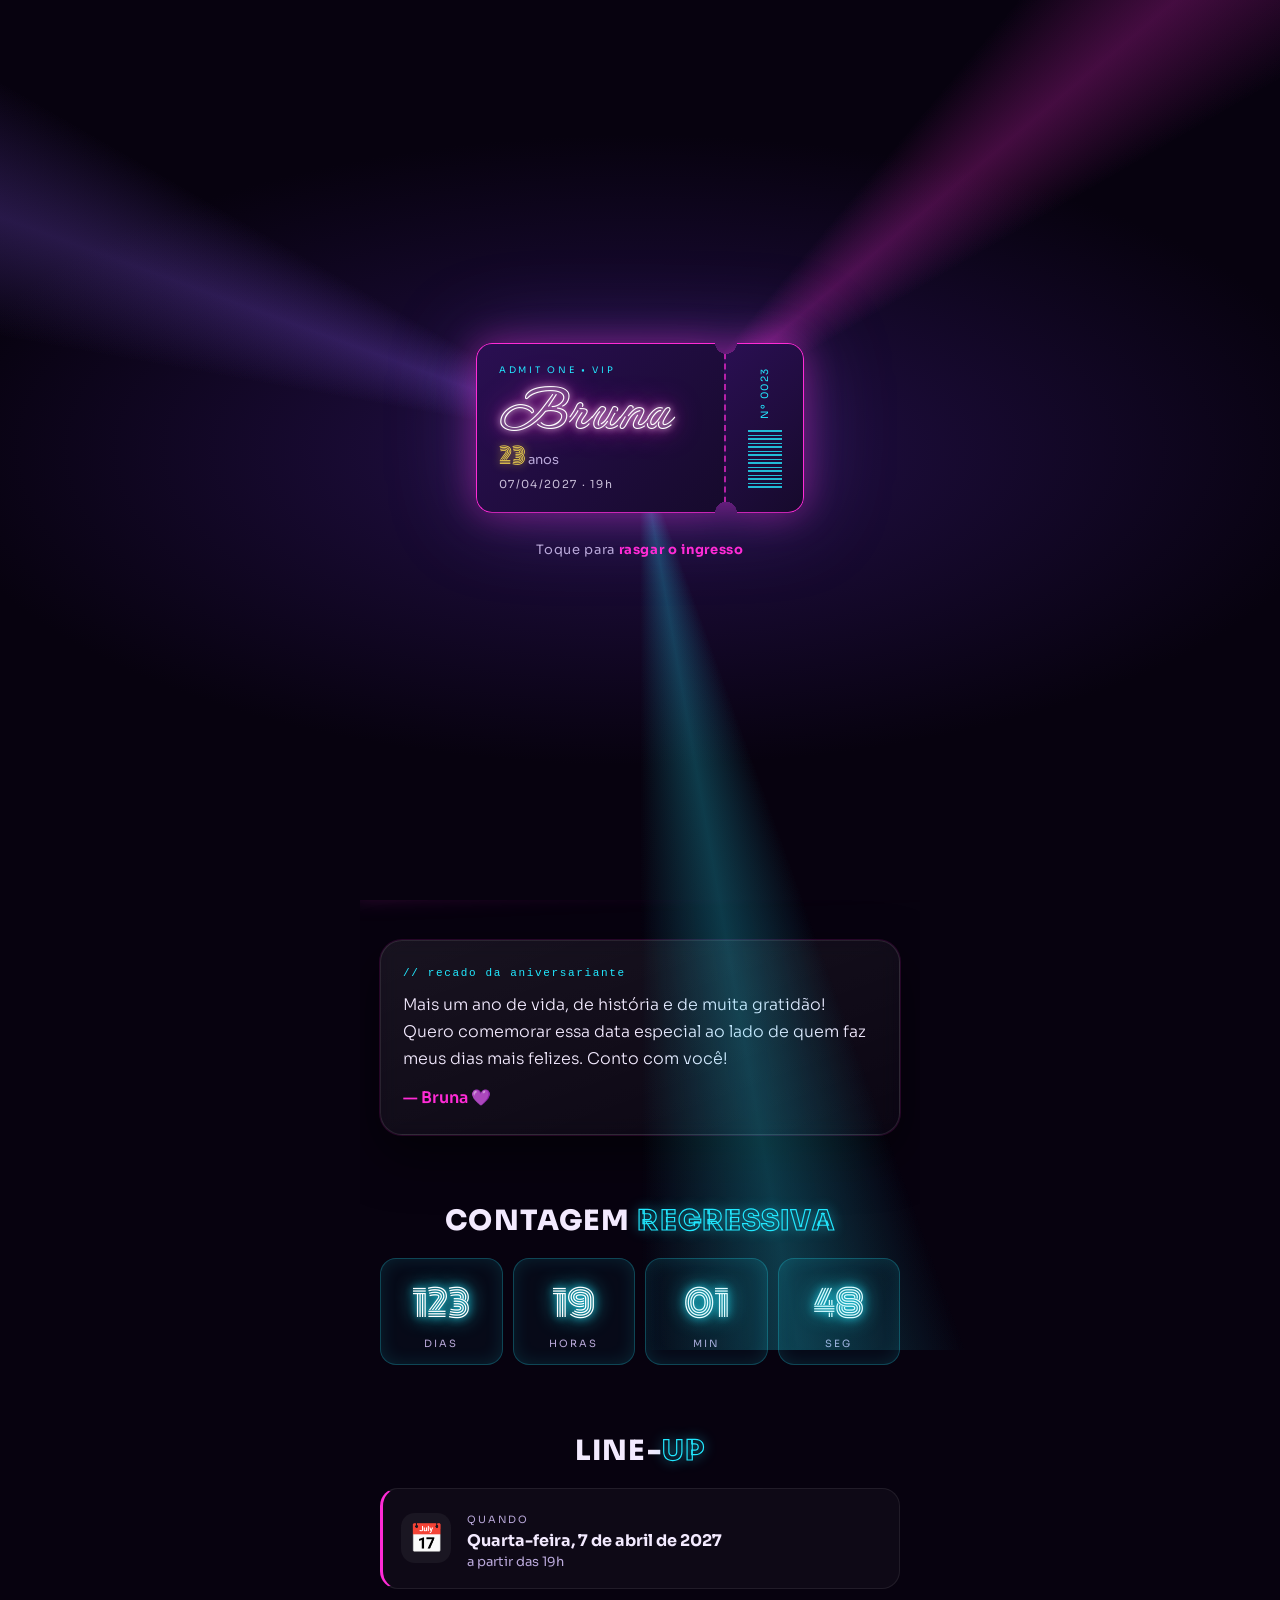
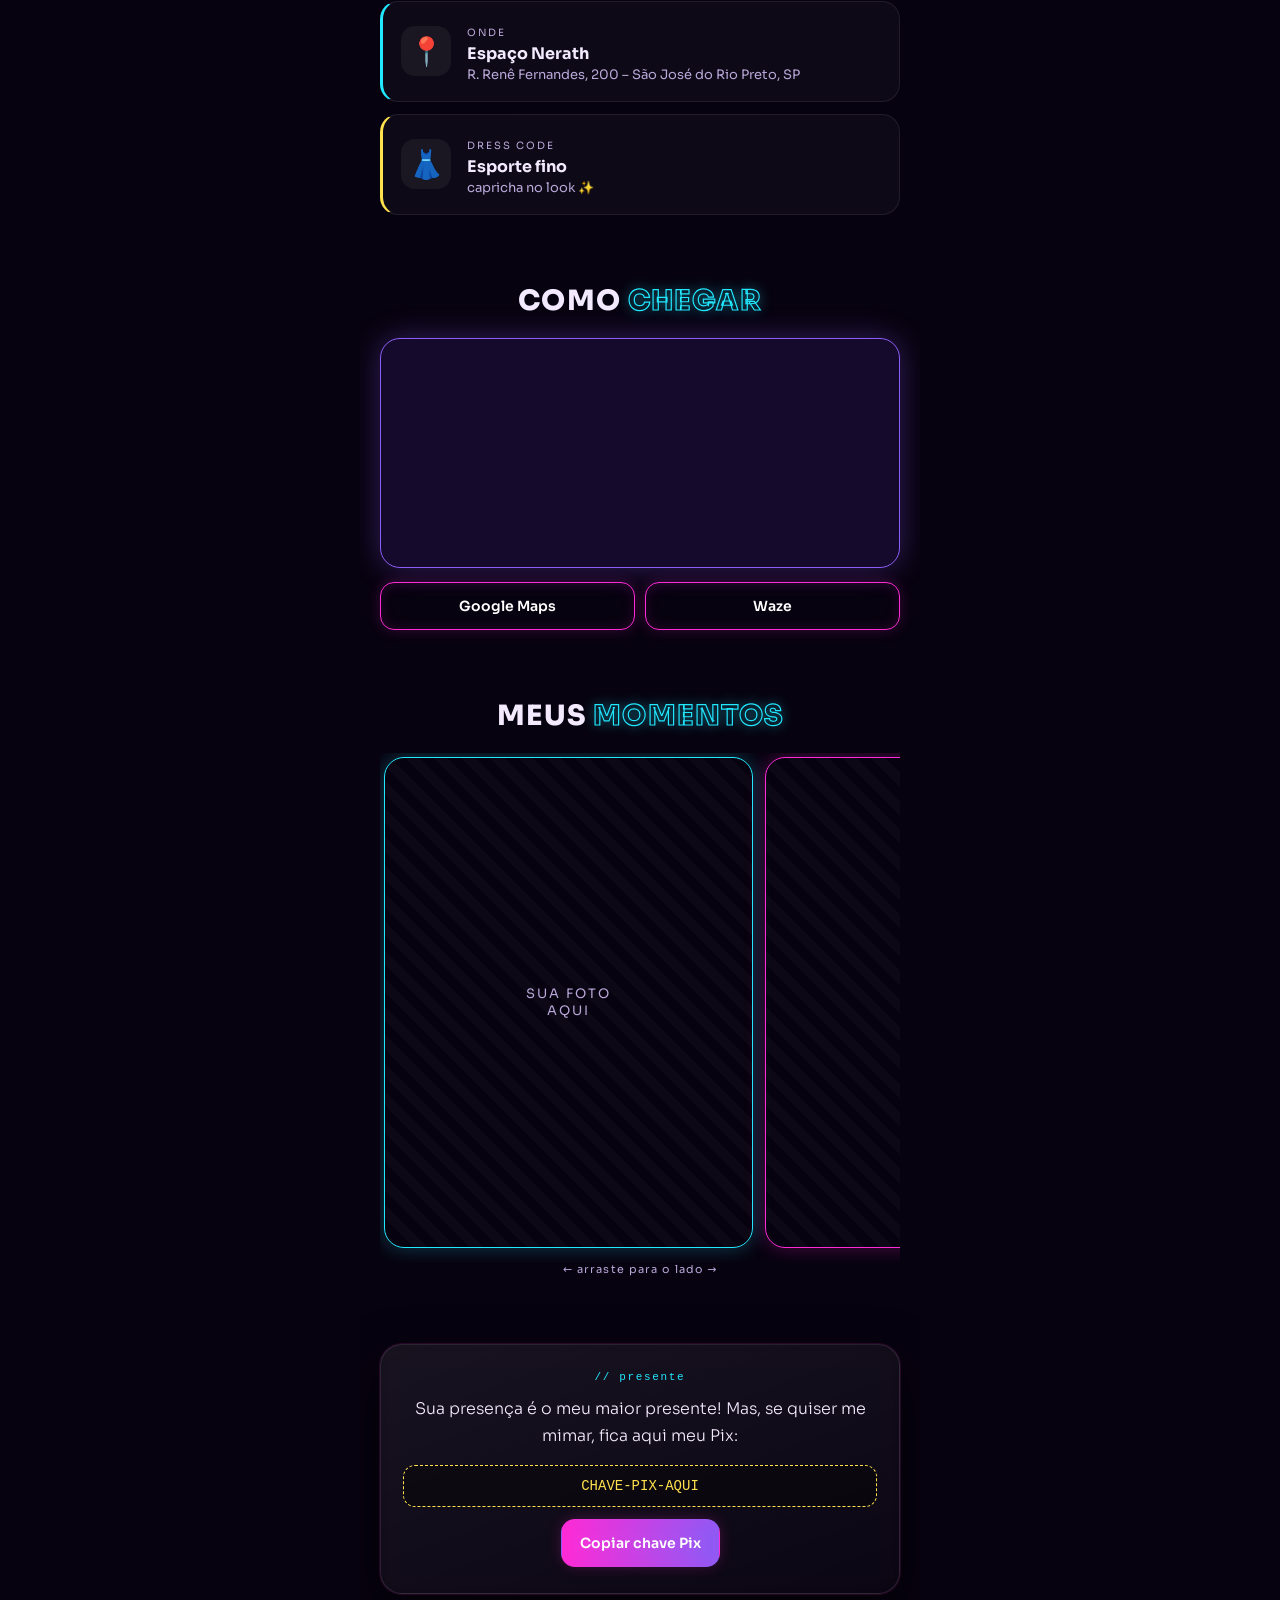
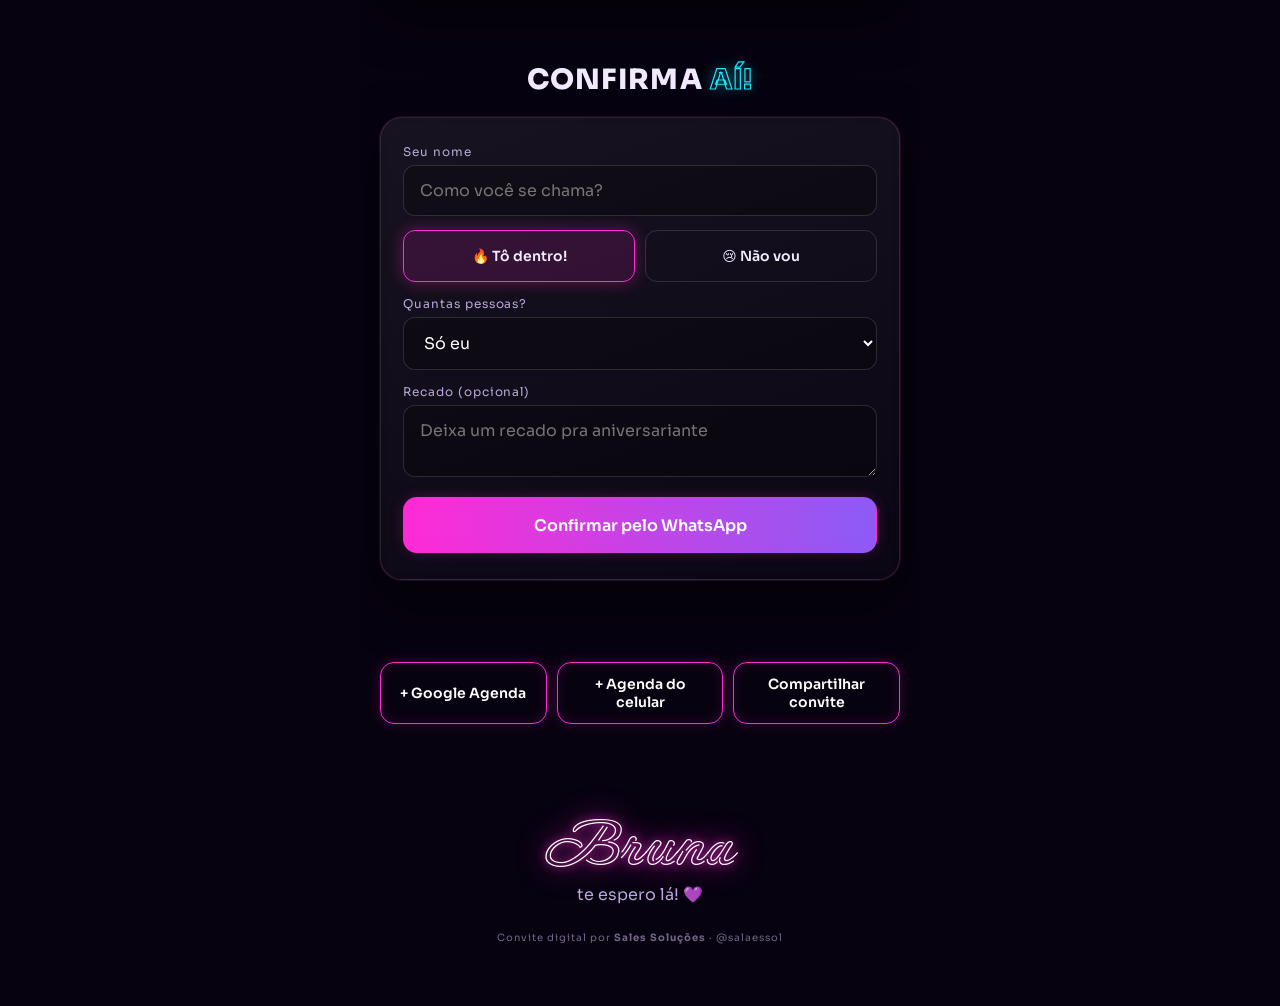
<file: modelo-1-neon/index.html>
<!DOCTYPE html>
<html lang="pt-BR">
<head>
  <meta charset="UTF-8">
  <meta name="viewport" content="width=device-width, initial-scale=1.0, viewport-fit=cover">
  <meta name="theme-color" content="#07020f">
  <title>Bruna 23 anos | Você está convidado(a)!</title>
  <meta name="description" content="Você está convidado(a) para o aniversário de 23 anos da Bruna! Toque para abrir.">
  <!-- Prévia no WhatsApp: depois de subir, troque "capa.jpg" pelo link completo (ex: https://seusite.com/capa.jpg) -->
  <meta property="og:type" content="website">
  <meta property="og:title" content="Bruna 23 anos 🎉 Você está convidado(a)!">
  <meta property="og:description" content="Toque para abrir o convite e confirmar sua presença.">
  <meta property="og:image" content="capa.jpg">
  <link rel="preconnect" href="https://fonts.googleapis.com">
  <link rel="preconnect" href="https://fonts.gstatic.com" crossorigin>
  <link href="https://fonts.googleapis.com/css2?family=Monoton&family=Neonderthaw&family=Sora:wght@300;400;600;800&display=swap" rel="stylesheet">
  <link rel="stylesheet" href="style.css">
</head>
<body>

  <!-- ===== ABERTURA: INGRESSO VIP ===== -->
  <div id="abertura" class="abertura">
    <div class="abertura-luzes" aria-hidden="true"></div>
    <button class="ingresso" id="ingresso" aria-label="Rasgar o ingresso e abrir o convite">
      <span class="ing-corpo">
        <span class="ing-topo">ADMIT ONE • VIP</span>
        <span class="ing-nome" data-c="primeiroNome">Bruna</span>
        <span class="ing-idade"><b data-c="idade">23</b> anos</span>
        <span class="ing-data"><span data-c="dataCurta"></span> · <span data-c="hora"></span></span>
      </span>
      <span class="ing-canhoto">
        <span>Nº 0023</span>
        <span class="ing-codigo" aria-hidden="true"></span>
      </span>
    </button>
    <p class="abertura-dica">Toque para <b>rasgar o ingresso</b></p>
  </div>

  <main class="convite">

    <!-- HERO -->
    <section class="hero">
      <div class="lasers" aria-hidden="true"><i></i><i></i><i></i><i></i></div>
      <div class="grade" aria-hidden="true"></div>
      <div class="hero-txt">
        <p class="hero-pre">Você está na lista VIP da</p>
        <h1 class="neon-nome" data-c="primeiroNome">Bruna</h1>
        <div class="neon-idade" data-c="idade">23</div>
        <p class="hero-data">
          <span data-c="dia"></span><i>✦</i><span data-c="mesCurto"></span><i>✦</i><span data-c="hora"></span>
        </p>
      </div>
      <a href="#mensagem" class="rolar" aria-label="Ver mais">⌄</a>
    </section>

    <div class="faixa" aria-hidden="true">
      <div>
        <span>VEM CURTIR ✦ <b data-c="primeiroNome"></b> <b data-c="idade"></b> ✦ NOITE ÉPICA ✦ </span>
        <span>VEM CURTIR ✦ <b data-c="primeiroNome"></b> <b data-c="idade"></b> ✦ NOITE ÉPICA ✦ </span>
        <span>VEM CURTIR ✦ <b data-c="primeiroNome"></b> <b data-c="idade"></b> ✦ NOITE ÉPICA ✦ </span>
        <span>VEM CURTIR ✦ <b data-c="primeiroNome"></b> <b data-c="idade"></b> ✦ NOITE ÉPICA ✦ </span>
      </div>
    </div>

    <!-- MENSAGEM -->
    <section id="mensagem" class="bloco">
      <div class="vidro reveal">
        <p class="rotulo">// recado da aniversariante</p>
        <p class="mensagem" data-c="mensagem"></p>
        <p class="assina">— <span data-c="primeiroNome"></span> 💜</p>
      </div>
    </section>

    <!-- CONTAGEM -->
    <section class="bloco">
      <h2 class="titulo reveal">Contagem <span>regressiva</span></h2>
      <div class="contagem reveal" data-cd-box>
        <div><b data-cd="d">00</b><small>dias</small></div>
        <div><b data-cd="h">00</b><small>horas</small></div>
        <div><b data-cd="m">00</b><small>min</small></div>
        <div><b data-cd="s">00</b><small>seg</small></div>
      </div>
      <p class="chegou-txt" data-cd-fim hidden>É HOJE!!! 🎉</p>
    </section>

    <!-- DETALHES -->
    <section class="bloco">
      <h2 class="titulo reveal">Line-<span>up</span></h2>
      <div class="cards">
        <article class="card reveal">
          <span class="ico">📅</span>
          <div><small>Quando</small><b><span data-c="semana"></span>, <span data-c="dataCompleta"></span></b><p>a partir das <span data-c="hora"></span></p></div>
        </article>
        <article class="card reveal">
          <span class="ico">📍</span>
          <div><small>Onde</small><b data-c="localNome"></b><p data-c="localEndereco"></p></div>
        </article>
        <article class="card reveal" data-se="traje">
          <span class="ico">👗</span>
          <div><small>Dress code</small><b data-c="traje"></b><p>capricha no look ✨</p></div>
        </article>
      </div>
    </section>

    <!-- MAPA -->
    <section class="bloco">
      <h2 class="titulo reveal">Como <span>chegar</span></h2>
      <div class="mapa reveal" data-mapa></div>
      <div class="botoes reveal">
        <a class="btn" data-maps>Google Maps</a>
        <a class="btn" data-waze>Waze</a>
      </div>
    </section>

    <!-- GALERIA -->
    <section class="bloco" data-se="fotos">
      <h2 class="titulo reveal">Meus <span>momentos</span></h2>
      <div class="galeria reveal" data-galeria></div>
      <p class="dica-arrasta">← arraste para o lado →</p>
    </section>

    <!-- PRESENTES -->
    <section class="bloco" data-se="presentes">
      <div class="vidro centro reveal">
        <p class="rotulo">// presente</p>
        <p class="mensagem" data-c="presentes"></p>
        <div data-se="pix">
          <code class="pix" data-c="pix"></code>
          <button class="btn btn-cheio" data-copiar-pix>Copiar chave Pix</button>
        </div>
      </div>
    </section>

    <!-- RSVP -->
    <section class="bloco" id="confirmar">
      <h2 class="titulo reveal">Confirma <span>aí!</span></h2>
      <form class="vidro form reveal" data-rsvp>
        <label class="campo">
          <span>Seu nome</span>
          <input name="nome" autocomplete="name" placeholder="Como você se chama?" required>
        </label>
        <div class="escolha">
          <label><input type="radio" name="vai" value="sim" checked><span>🔥 Tô dentro!</span></label>
          <label><input type="radio" name="vai" value="nao"><span>😢 Não vou</span></label>
        </div>
        <label class="campo" data-linha-acomp>
          <span>Quantas pessoas?</span>
          <select name="acomp"></select>
        </label>
        <label class="campo">
          <span>Recado (opcional)</span>
          <textarea name="recado" rows="2" placeholder="Deixa um recado pra aniversariante"></textarea>
        </label>
        <button class="btn btn-cheio grande" type="submit">Confirmar pelo WhatsApp</button>
      </form>
    </section>

    <!-- AGENDA -->
    <section class="bloco">
      <div class="botoes reveal">
        <a class="btn" data-agenda="google">+ Google Agenda</a>
        <button class="btn" data-agenda="ics">+ Agenda do celular</button>
        <button class="btn" data-share>Compartilhar convite</button>
      </div>
    </section>

    <footer class="rodape">
      <p class="neon-mini" data-c="primeiroNome"></p>
      <p>te espero lá! 💜</p>
      <small>Convite digital por <b>Sales Soluções</b> · @salaessol</small>
    </footer>
  </main>

  <script src="config.js"></script>
  <script src="app.js"></script>
  <script>
    (function () {
      const ing = document.getElementById('ingresso');
      let foi = false;
      ing.addEventListener('click', () => {
        if (foi) return; foi = true;
        ing.classList.add('rasgando');
        const r = ing.getBoundingClientRect();
        festa.brilhos({ x: r.right - 40, y: r.top + r.height / 2, qtd: 30 });
        setTimeout(() => {
          abrirConvite();
          festa.canhoes();
          setTimeout(() => festa.chuva({ duracao: 1800, densidade: 2 }), 600);
        }, 900);
      });
    })();
  </script>
</body>
</html>
</file>
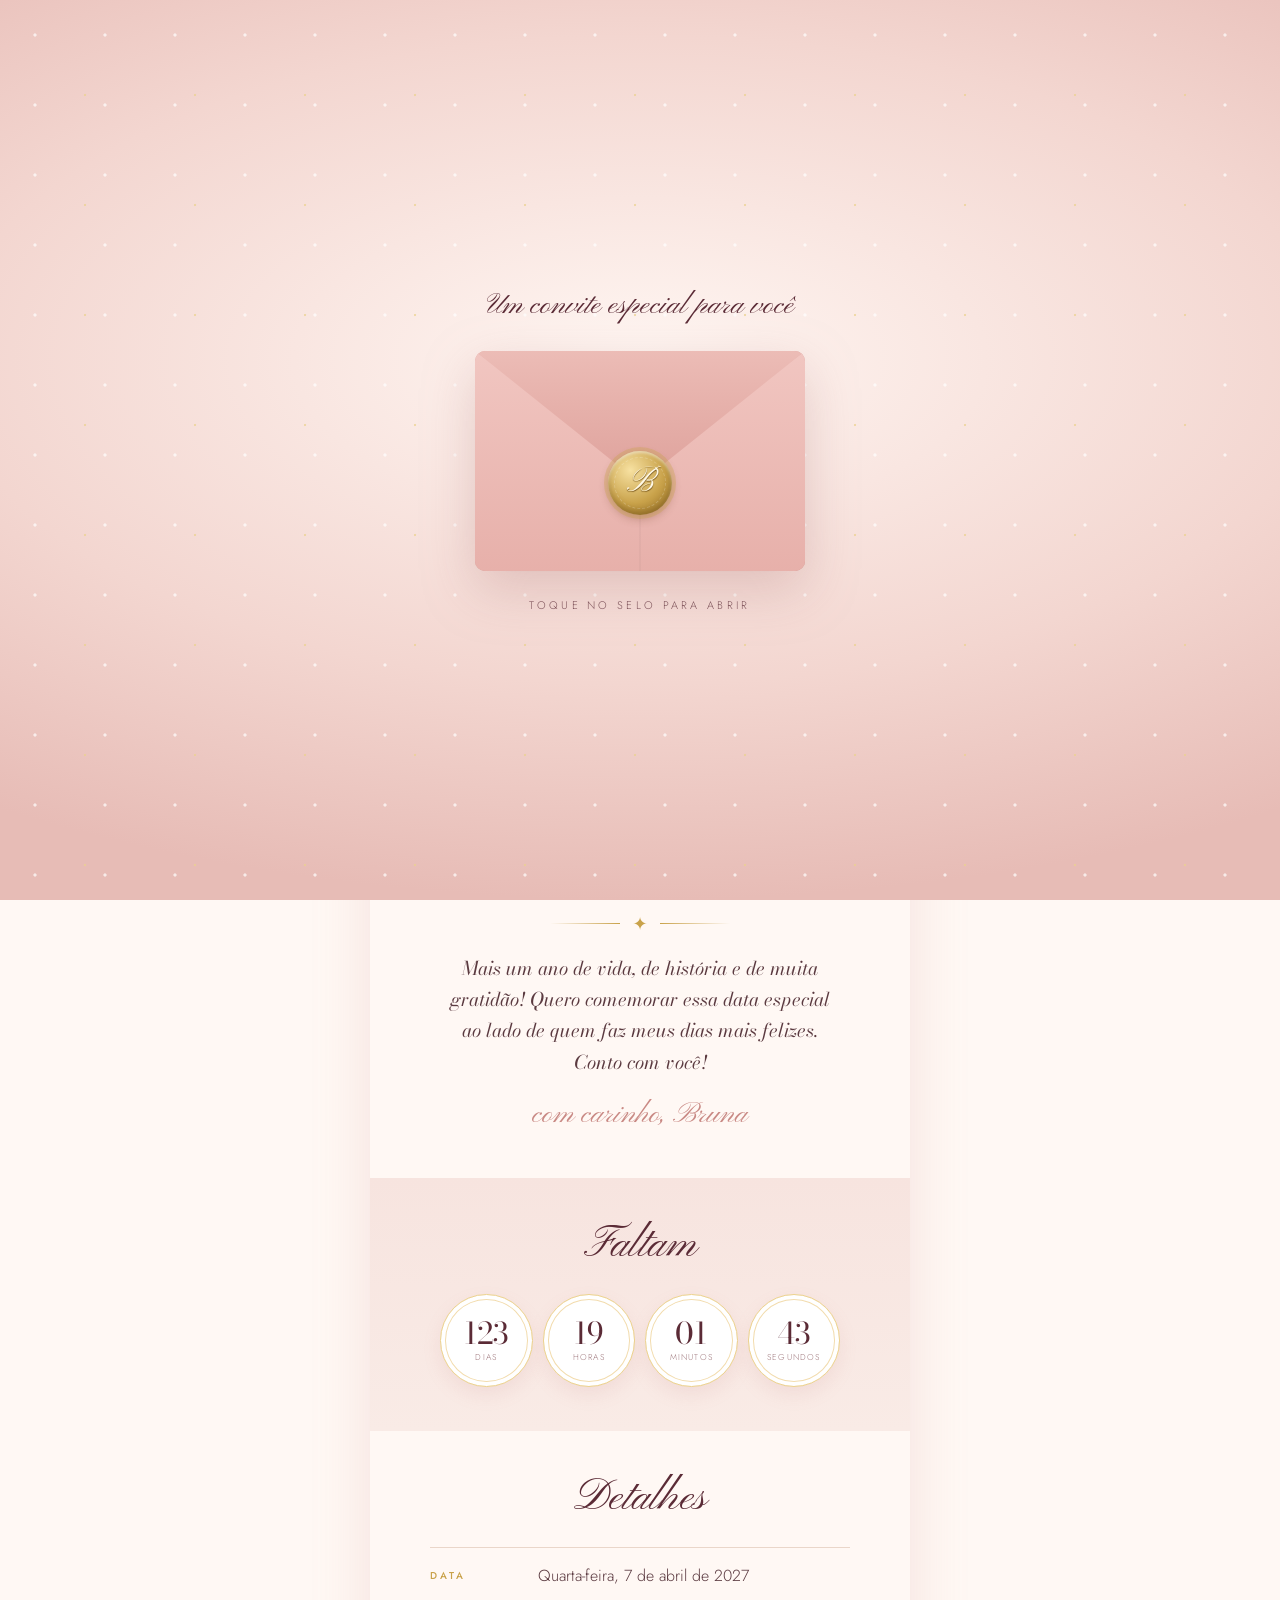
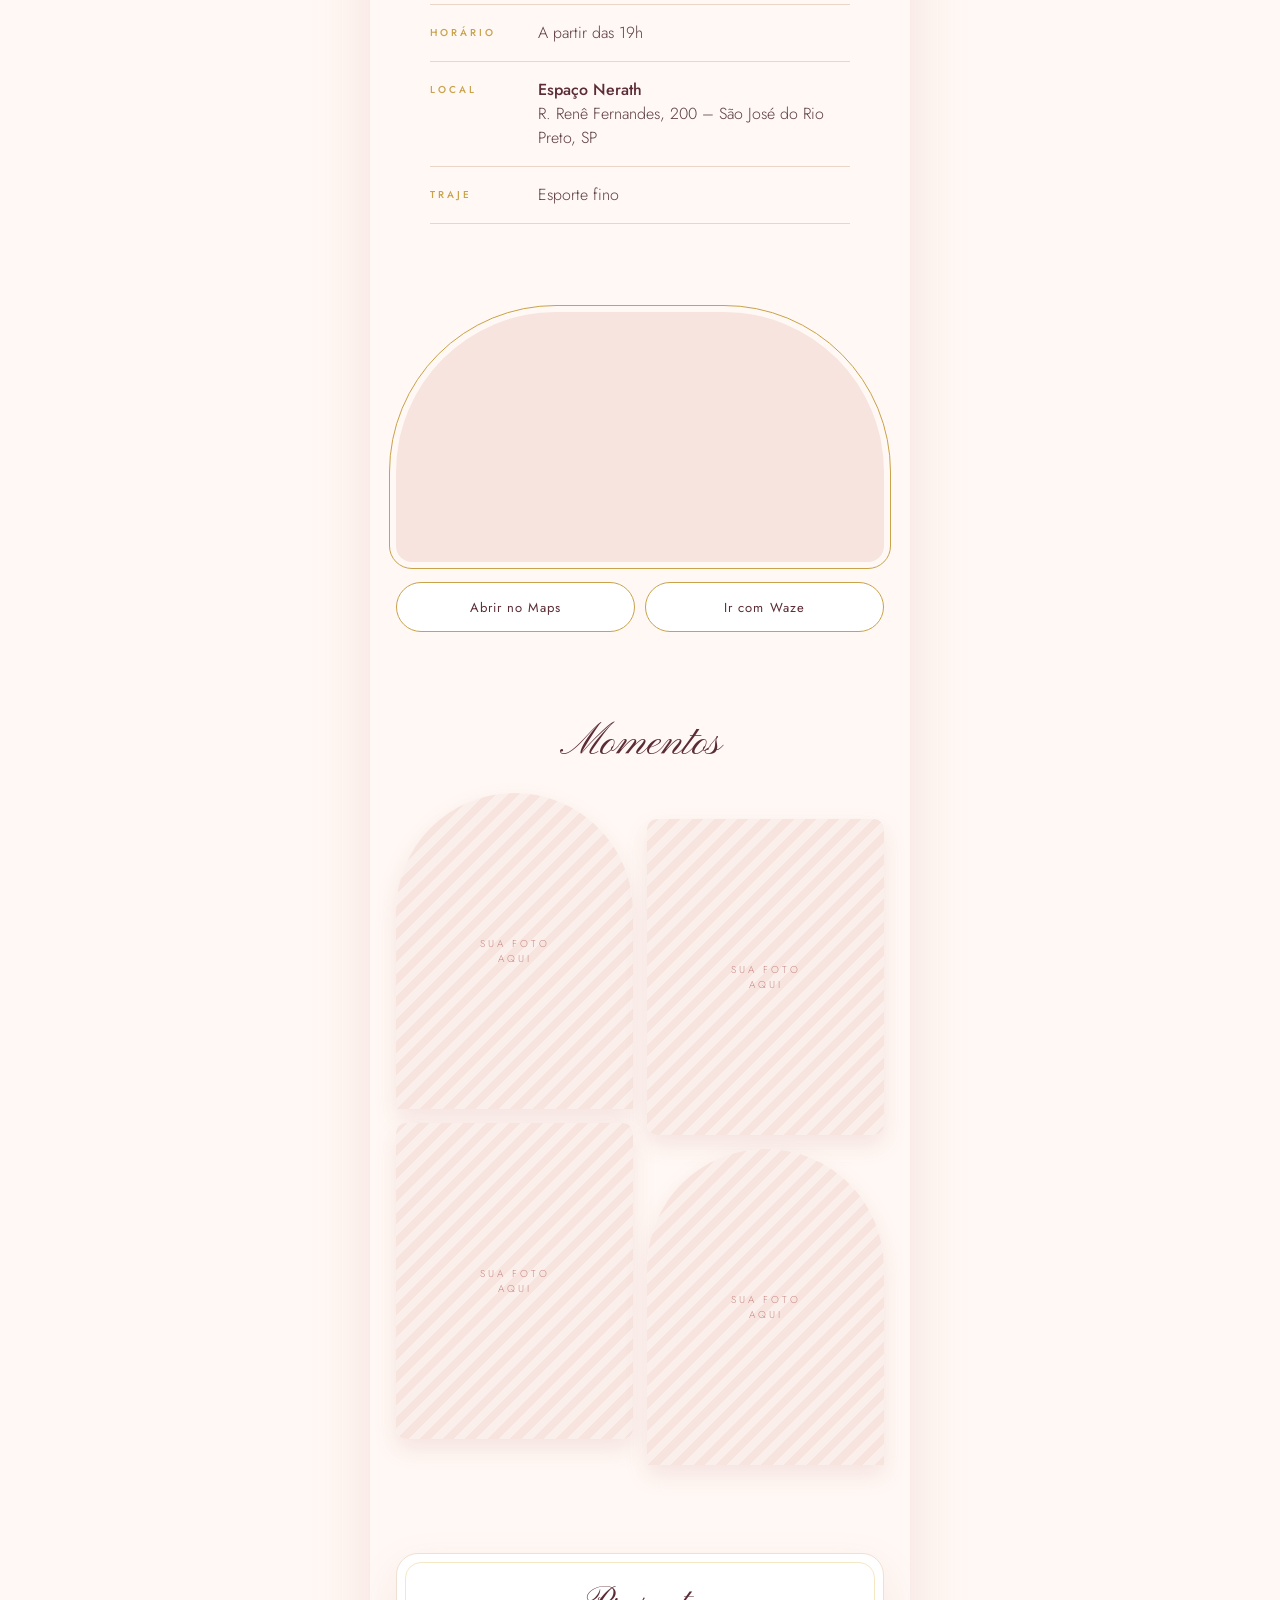
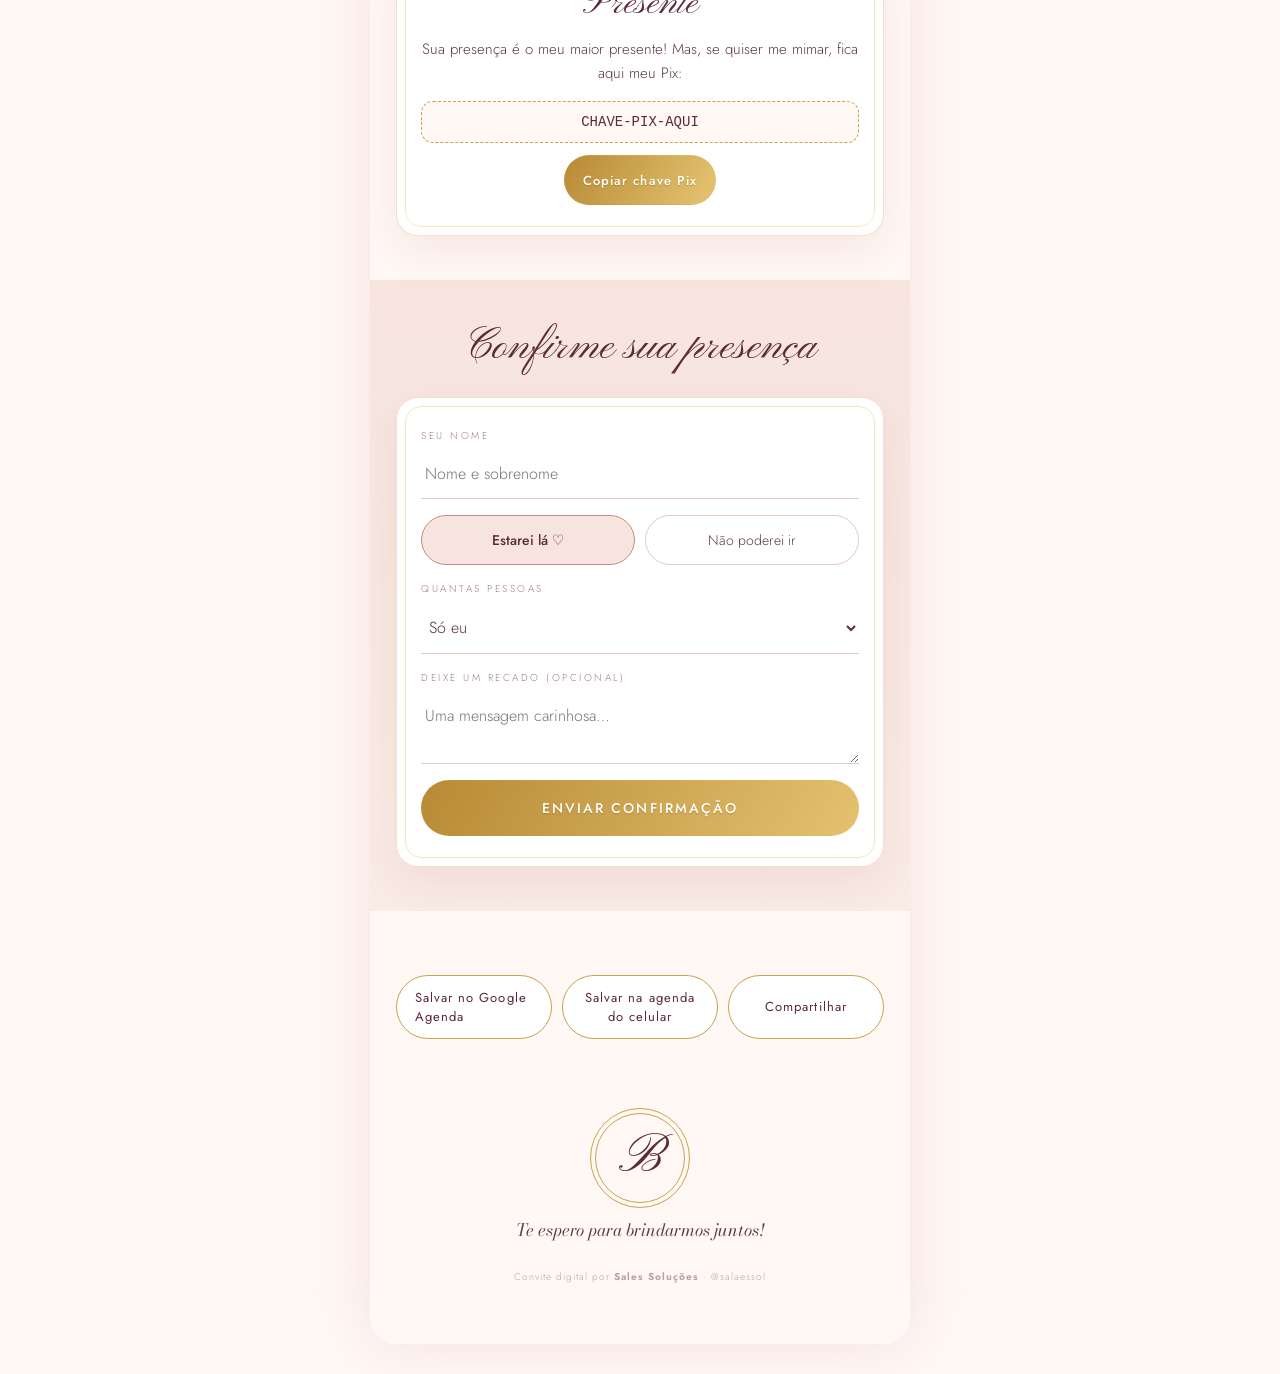
<file: modelo-2-glam-rose/index.html>
<!DOCTYPE html>
<html lang="pt-BR">
<head>
  <meta charset="UTF-8">
  <meta name="viewport" content="width=device-width, initial-scale=1.0, viewport-fit=cover">
  <meta name="theme-color" content="#f7e4df">
  <title>Bruna 23 anos | Você está convidado(a)!</title>
  <meta name="description" content="Você está convidado(a) para o aniversário de 23 anos da Bruna! Toque para abrir.">
  <!-- Prévia no WhatsApp: depois de subir, troque "capa.jpg" pelo link completo (ex: https://seusite.com/capa.jpg) -->
  <meta property="og:type" content="website">
  <meta property="og:title" content="Bruna 23 anos ✨ Você está convidado(a)!">
  <meta property="og:description" content="Toque para abrir o convite e confirmar sua presença.">
  <meta property="og:image" content="capa.jpg">
  <link rel="preconnect" href="https://fonts.googleapis.com">
  <link rel="preconnect" href="https://fonts.gstatic.com" crossorigin>
  <link href="https://fonts.googleapis.com/css2?family=Bodoni+Moda:ital,opsz,wght@0,6..96,400;0,6..96,600;1,6..96,400&family=Jost:wght@300;400;500&family=Pinyon+Script&display=swap" rel="stylesheet">
  <link rel="stylesheet" href="style.css">
</head>
<body>

  <!-- ===== ABERTURA: ENVELOPE ===== -->
  <div id="abertura" class="abertura">
    <div class="brilho-fundo" aria-hidden="true"></div>
    <p class="ab-pre">Um convite especial para você</p>
    <button class="envelope" id="envelope" aria-label="Abrir o envelope">
      <span class="env-fundo"></span>
      <span class="carta">
        <small>você está convidado(a)</small>
        <em data-c="primeiroNome">Bruna</em>
        <b><span data-c="idade">23</span> anos</b>
      </span>
      <span class="env-frente"></span>
      <span class="env-aba"></span>
      <span class="selo"><i data-c="inicial">B</i></span>
    </button>
    <p class="ab-dica">Toque no selo para abrir</p>
  </div>

  <main class="convite">

    <!-- HERO -->
    <section class="hero">
      <div class="purpurina" aria-hidden="true"></div>
      <p class="hero-pre reveal">Celebrando os</p>
      <div class="hero-idade reveal" data-c="idade">23</div>
      <p class="hero-anos reveal">anos de</p>
      <h1 class="hero-nome reveal" data-c="primeiroNome">Bruna</h1>

      <div class="arco reveal">
        <img id="fotoCapa" alt="" hidden>
        <div class="arco-vazio"><span data-c="inicial">B</span><small>sua foto aqui</small></div>
      </div>

      <div class="data-classica reveal">
        <span data-c="semana"></span>
        <div><b data-c="dia"></b><small data-c="mes"></small></div>
        <span data-c="hora"></span>
      </div>
    </section>

    <!-- MENSAGEM -->
    <section class="bloco centro">
      <div class="ornamento reveal" aria-hidden="true">✦</div>
      <p class="mensagem reveal" data-c="mensagem"></p>
      <p class="assinatura reveal">com carinho, <span data-c="primeiroNome"></span></p>
    </section>

    <!-- CONTAGEM -->
    <section class="bloco faixa-rosa">
      <h2 class="titulo reveal">Faltam</h2>
      <div class="contagem reveal" data-cd-box>
        <div><b data-cd="d">00</b><small>dias</small></div>
        <div><b data-cd="h">00</b><small>horas</small></div>
        <div><b data-cd="m">00</b><small>minutos</small></div>
        <div><b data-cd="s">00</b><small>segundos</small></div>
      </div>
      <p class="chegou-txt" data-cd-fim hidden>Chegou o grande dia! ✨</p>
    </section>

    <!-- DETALHES -->
    <section class="bloco">
      <h2 class="titulo reveal">Detalhes</h2>
      <dl class="detalhes">
        <div class="reveal"><dt>Data</dt><dd><span data-c="semana"></span>, <span data-c="dataCompleta"></span></dd></div>
        <div class="reveal"><dt>Horário</dt><dd>a partir das <span data-c="hora"></span></dd></div>
        <div class="reveal"><dt>Local</dt><dd><b data-c="localNome"></b><br><span data-c="localEndereco"></span></dd></div>
        <div class="reveal" data-se="traje"><dt>Traje</dt><dd data-c="traje"></dd></div>
      </dl>
    </section>

    <!-- MAPA -->
    <section class="bloco">
      <div class="mapa reveal" data-mapa></div>
      <div class="botoes reveal">
        <a class="btn" data-maps>Abrir no Maps</a>
        <a class="btn" data-waze>Ir com Waze</a>
      </div>
    </section>

    <!-- GALERIA -->
    <section class="bloco" data-se="fotos">
      <h2 class="titulo reveal">Momentos</h2>
      <div class="galeria reveal" data-galeria></div>
    </section>

    <!-- PRESENTES -->
    <section class="bloco centro" data-se="presentes">
      <div class="cartao reveal">
        <h2 class="titulo pequeno">Presente</h2>
        <p data-c="presentes"></p>
        <div data-se="pix">
          <code class="pix" data-c="pix"></code>
          <button class="btn btn-cheio" data-copiar-pix>Copiar chave Pix</button>
        </div>
      </div>
    </section>

    <!-- RSVP -->
    <section class="bloco faixa-rosa" id="confirmar">
      <h2 class="titulo reveal">Confirme sua presença</h2>
      <form class="cartao form reveal" data-rsvp>
        <label class="campo"><span>Seu nome</span><input name="nome" autocomplete="name" placeholder="Nome e sobrenome" required></label>
        <div class="escolha">
          <label><input type="radio" name="vai" value="sim" checked><span>Estarei lá ♡</span></label>
          <label><input type="radio" name="vai" value="nao"><span>Não poderei ir</span></label>
        </div>
        <label class="campo" data-linha-acomp><span>Quantas pessoas</span><select name="acomp"></select></label>
        <label class="campo"><span>Deixe um recado (opcional)</span><textarea name="recado" rows="2" placeholder="Uma mensagem carinhosa…"></textarea></label>
        <button class="btn btn-cheio grande" type="submit">Enviar confirmação</button>
      </form>
    </section>

    <!-- AGENDA -->
    <section class="bloco">
      <div class="botoes reveal">
        <a class="btn" data-agenda="google">Salvar no Google Agenda</a>
        <button class="btn" data-agenda="ics">Salvar na agenda do celular</button>
        <button class="btn" data-share>Compartilhar</button>
      </div>
    </section>

    <footer class="rodape">
      <div class="monograma" data-c="inicial">B</div>
      <p>Te espero para brindarmos juntos!</p>
      <small>Convite digital por <b>Sales Soluções</b> · @salaessol</small>
    </footer>
  </main>

  <script src="config.js"></script>
  <script src="app.js"></script>
  <script>
    (function () {
      const C = window.CONVITE;
      if (C.fotos && C.fotos[0]) {
        const img = document.getElementById('fotoCapa');
        img.src = C.fotos[0]; img.alt = C.nome; img.hidden = false;
        document.querySelector('.arco-vazio').remove();
      }
      const env = document.getElementById('envelope');
      const dourado = ['#c9a24a', '#e8c872', '#f6e3a6', '#ffffff'];
      let foi = false;
      env.addEventListener('click', () => {
        if (foi) return; foi = true;
        env.classList.add('abrindo');
        const r = env.getBoundingClientRect();
        festa.brilhos({ x: r.left + r.width / 2, y: r.top + r.height / 2, qtd: 40, cores: dourado });
        setTimeout(() => env.classList.add('subiu'), 900);
        setTimeout(() => {
          abrirConvite();
          festa.baloes({ qtd: 14 });
          festa.chuva({ duracao: 2200, densidade: 2, cores: dourado, formas: ['ret', 'circ'] });
        }, 2000);
      });
    })();
  </script>
</body>
</html>
</file>
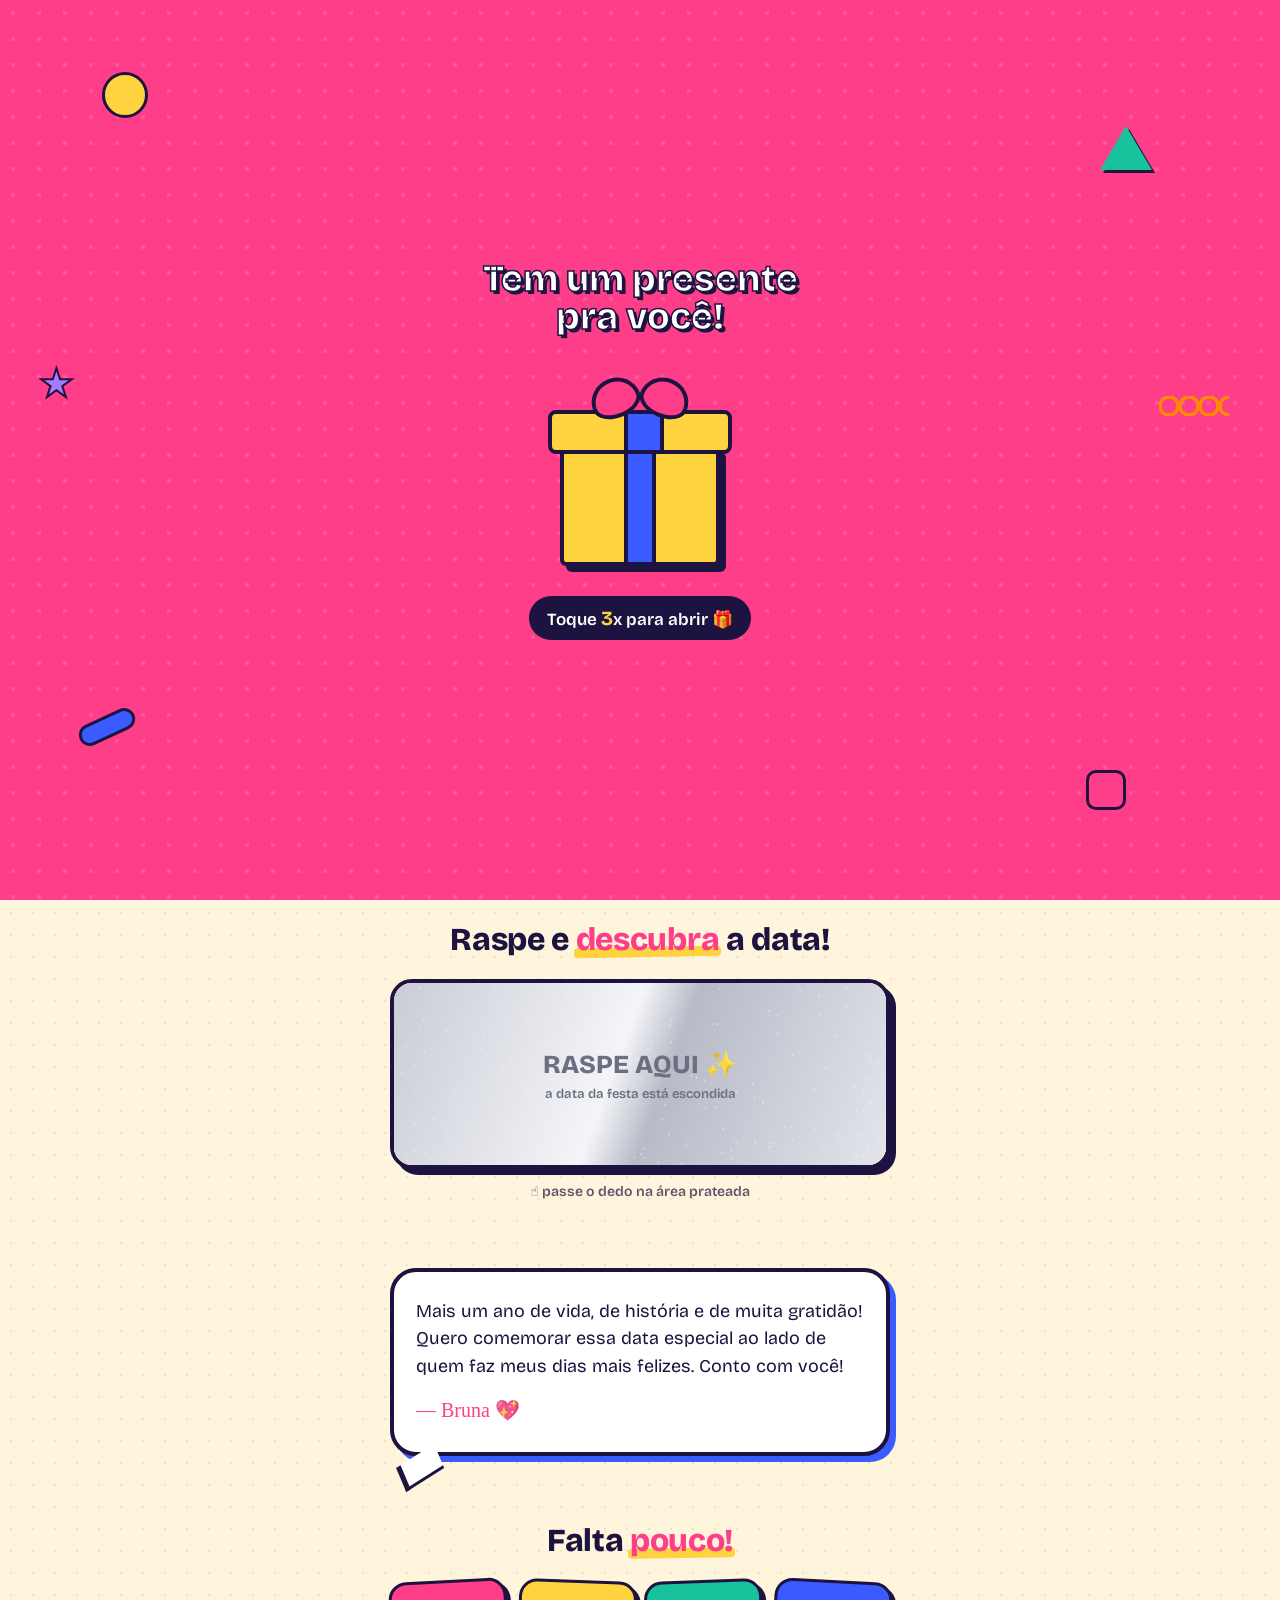
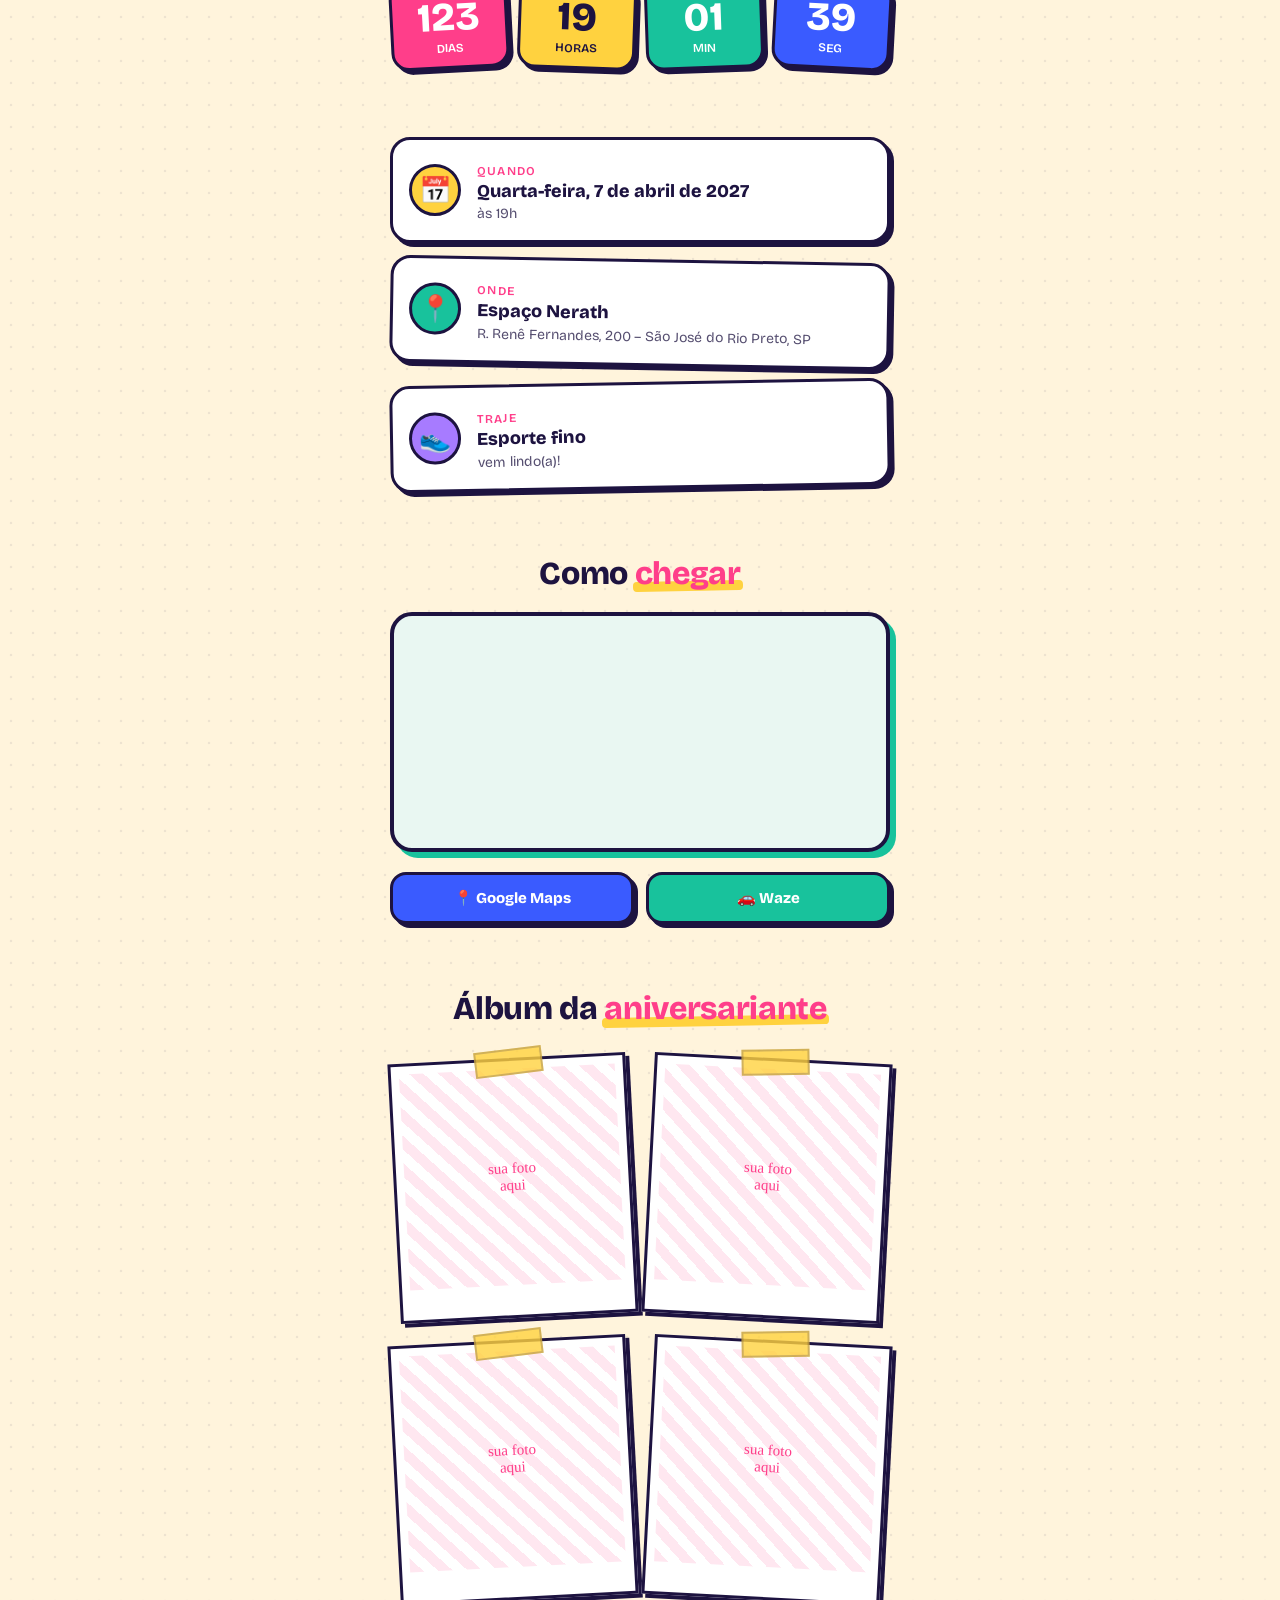
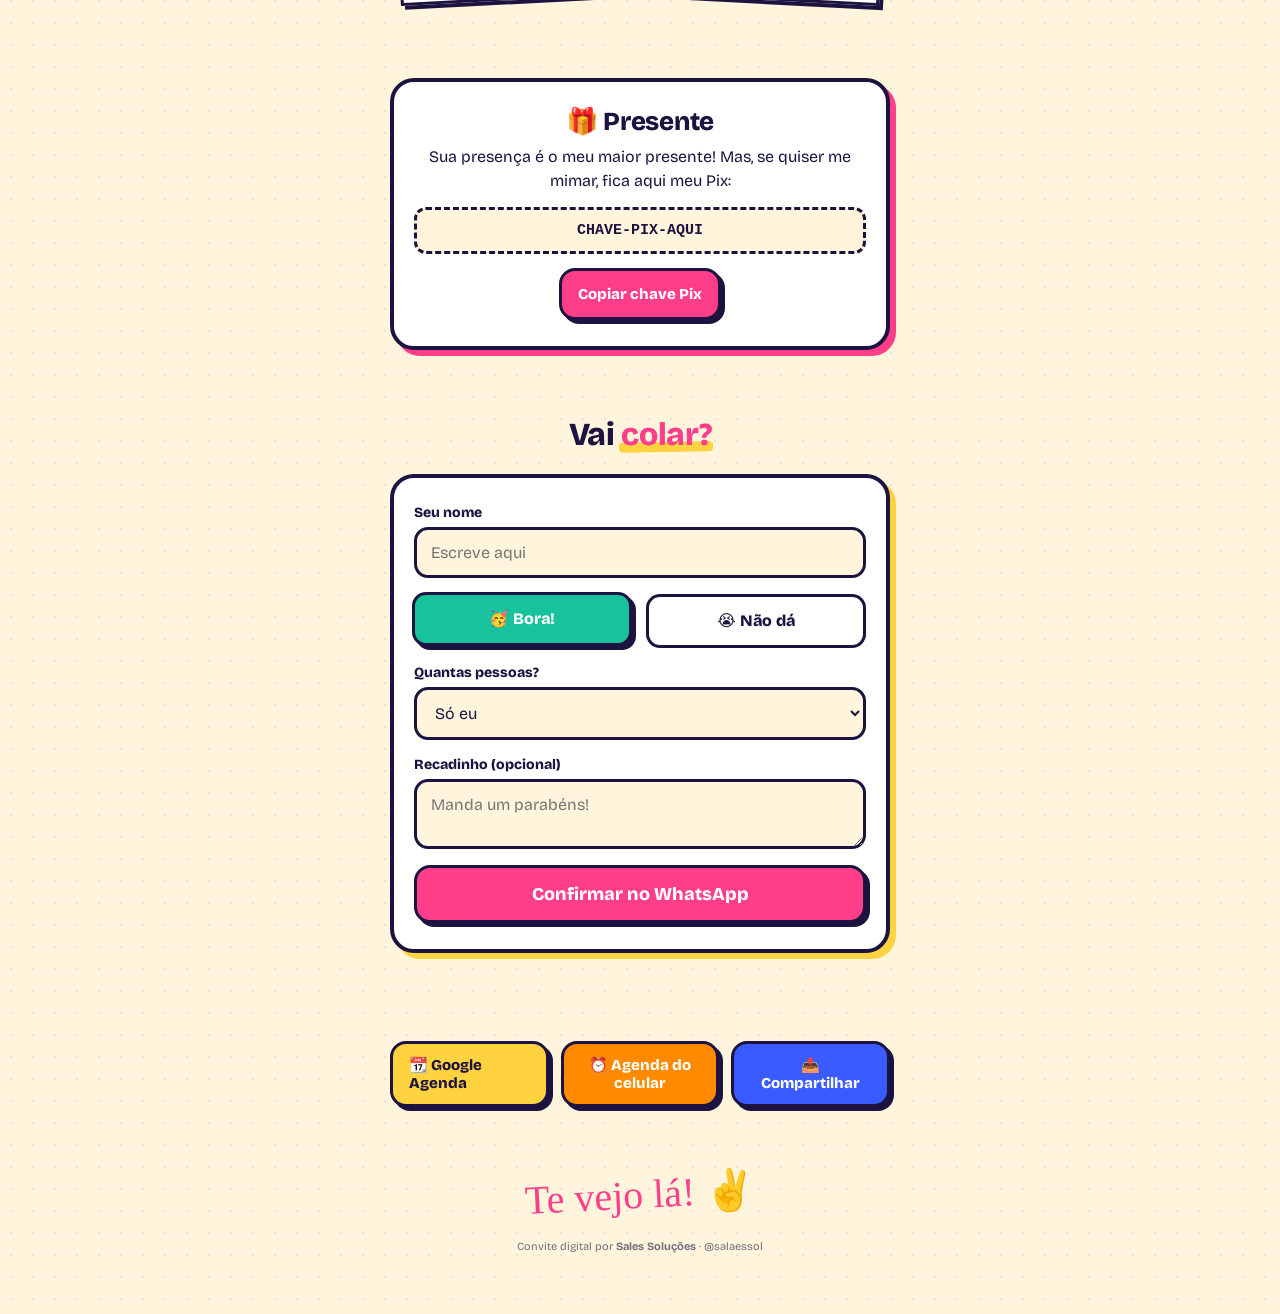
<file: modelo-3-pop/index.html>
<!DOCTYPE html>
<html lang="pt-BR">
<head>
  <meta charset="UTF-8">
  <meta name="viewport" content="width=device-width, initial-scale=1.0, viewport-fit=cover">
  <meta name="theme-color" content="#ff3e8a">
  <title>Bruna 23 anos | Você está convidado(a)!</title>
  <meta name="description" content="Você está convidado(a) para o aniversário de 23 anos da Bruna! Toque para abrir.">
  <!-- Prévia no WhatsApp: depois de subir, troque "capa.jpg" pelo link completo (ex: https://seusite.com/capa.jpg) -->
  <meta property="og:type" content="website">
  <meta property="og:title" content="Bruna 23 anos 🎁 Você está convidado(a)!">
  <meta property="og:description" content="Abra o presente e confirme sua presença!">
  <meta property="og:image" content="capa.jpg">
  <link rel="preconnect" href="https://fonts.googleapis.com">
  <link rel="preconnect" href="https://fonts.gstatic.com" crossorigin>
  <link href="https://fonts.googleapis.com/css2?family=Bricolage+Grotesque:opsz,wght@12..96,400;12..96,600;12..96,800&family=Permanent+Marker&display=swap" rel="stylesheet">
  <link rel="stylesheet" href="style.css">
</head>
<body>

  <!-- ===== ABERTURA: CAIXA DE PRESENTE ===== -->
  <div id="abertura" class="abertura">
    <div class="formas" aria-hidden="true"><i></i><i></i><i></i><i></i><i></i><i></i></div>
    <p class="ab-titulo">Tem um presente<br>pra você!</p>
    <button class="presente" id="presente" aria-label="Abrir o presente">
      <span class="tampa"><span class="laco"><i></i><i></i></span></span>
      <span class="caixa"><span class="fita"></span></span>
    </button>
    <p class="ab-dica">Toque <b id="faltam">3</b>x para abrir 🎁</p>
  </div>

  <main class="convite">

    <!-- HERO -->
    <section class="hero">
      <div class="formas" aria-hidden="true"><i></i><i></i><i></i><i></i><i></i><i></i></div>
      <p class="hero-pre">🎉 Bora comemorar os</p>
      <h1 class="nome-pop" id="nomePop" aria-label="Bruna">Bruna</h1>
      <div class="selo-idade"><span><b data-c="idade">23</b>anos!</span></div>
      <p class="hero-sub">e você não pode faltar!</p>
    </section>

    <div class="faixa" aria-hidden="true">
      <div>
        <span>NIVER DA <b data-c="primeiroNome"></b> ★ <b data-c="idade"></b> ANOS ★ VAI SER ÉPICO ★ </span>
        <span>NIVER DA <b data-c="primeiroNome"></b> ★ <b data-c="idade"></b> ANOS ★ VAI SER ÉPICO ★ </span>
        <span>NIVER DA <b data-c="primeiroNome"></b> ★ <b data-c="idade"></b> ANOS ★ VAI SER ÉPICO ★ </span>
        <span>NIVER DA <b data-c="primeiroNome"></b> ★ <b data-c="idade"></b> ANOS ★ VAI SER ÉPICO ★ </span>
      </div>
    </div>

    <!-- RASPADINHA -->
    <section class="bloco">
      <h2 class="titulo reveal">Raspe e <mark>descubra</mark> a data!</h2>
      <div class="raspa reveal">
        <div class="raspa-premio">
          <small data-c="semana"></small>
          <b><span data-c="dia"></span>/<span data-c="mesNum"></span></b>
          <span><span data-c="mes"></span> · <span data-c="hora"></span></span>
        </div>
        <canvas id="raspadinha" data-sem-brilho aria-label="Raspe com o dedo para ver a data"></canvas>
      </div>
      <p class="dica">☝️ passe o dedo na área prateada</p>
    </section>

    <!-- MENSAGEM -->
    <section class="bloco">
      <div class="balao-fala reveal">
        <p data-c="mensagem"></p>
        <span class="quem">— <span data-c="primeiroNome"></span> 💖</span>
      </div>
    </section>

    <!-- CONTAGEM -->
    <section class="bloco">
      <h2 class="titulo reveal">Falta <mark>pouco!</mark></h2>
      <div class="contagem reveal" data-cd-box>
        <div><b data-cd="d">00</b><small>dias</small></div>
        <div><b data-cd="h">00</b><small>horas</small></div>
        <div><b data-cd="m">00</b><small>min</small></div>
        <div><b data-cd="s">00</b><small>seg</small></div>
      </div>
      <p class="chegou-txt" data-cd-fim hidden>É HOJE, GENTE!!! 🥳</p>
    </section>

    <!-- DETALHES -->
    <section class="bloco">
      <div class="infos">
        <article class="info reveal"><span>📅</span><small>Quando</small><b><span data-c="semana"></span>, <span data-c="dataCompleta"></span></b><p>às <span data-c="hora"></span></p></article>
        <article class="info reveal"><span>📍</span><small>Onde</small><b data-c="localNome"></b><p data-c="localEndereco"></p></article>
        <article class="info reveal" data-se="traje"><span>👟</span><small>Traje</small><b data-c="traje"></b><p>vem lindo(a)!</p></article>
      </div>
    </section>

    <!-- MAPA -->
    <section class="bloco">
      <h2 class="titulo reveal">Como <mark>chegar</mark></h2>
      <div class="mapa reveal" data-mapa></div>
      <div class="botoes reveal">
        <a class="btn azul" data-maps>📍 Google Maps</a>
        <a class="btn verde" data-waze>🚗 Waze</a>
      </div>
    </section>

    <!-- GALERIA -->
    <section class="bloco" data-se="fotos">
      <h2 class="titulo reveal">Álbum da <mark>aniversariante</mark></h2>
      <div class="galeria reveal" data-galeria></div>
    </section>

    <!-- PRESENTES -->
    <section class="bloco" data-se="presentes">
      <div class="cartao reveal">
        <h2 class="titulo pequeno">🎁 Presente</h2>
        <p data-c="presentes"></p>
        <div data-se="pix">
          <code class="pix" data-c="pix"></code>
          <button class="btn rosa" data-copiar-pix>Copiar chave Pix</button>
        </div>
      </div>
    </section>

    <!-- RSVP -->
    <section class="bloco" id="confirmar">
      <h2 class="titulo reveal">Vai <mark>colar?</mark></h2>
      <form class="cartao form reveal" data-rsvp>
        <label class="campo"><span>Seu nome</span><input name="nome" autocomplete="name" placeholder="Escreve aqui" required></label>
        <div class="escolha">
          <label><input type="radio" name="vai" value="sim" checked><span>🥳 Bora!</span></label>
          <label><input type="radio" name="vai" value="nao"><span>😭 Não dá</span></label>
        </div>
        <label class="campo" data-linha-acomp><span>Quantas pessoas?</span><select name="acomp"></select></label>
        <label class="campo"><span>Recadinho (opcional)</span><textarea name="recado" rows="2" placeholder="Manda um parabéns!"></textarea></label>
        <button class="btn rosa grande" type="submit">Confirmar no WhatsApp</button>
      </form>
    </section>

    <!-- AGENDA -->
    <section class="bloco">
      <div class="botoes reveal">
        <a class="btn amarelo" data-agenda="google">📆 Google Agenda</a>
        <button class="btn laranja" data-agenda="ics">⏰ Agenda do celular</button>
        <button class="btn azul" data-share>📤 Compartilhar</button>
      </div>
    </section>

    <footer class="rodape">
      <p class="tchau">Te vejo lá! ✌️</p>
      <small>Convite digital por <b>Sales Soluções</b> · @salaessol</small>
    </footer>
  </main>

  <script src="config.js"></script>
  <script src="app.js"></script>
  <script>
    (function () {
      const C = window.CONVITE;

      /* letras coloridas do nome */
      const nome = document.getElementById('nomePop');
      nome.innerHTML = [...C.primeiroNome].map((l, i) => `<span style="--i:${i}" aria-hidden="true">${l}</span>`).join('');

      /* presente: 3 toques */
      const btn = document.getElementById('presente');
      const faltam = document.getElementById('faltam');
      let n = 3;
      btn.addEventListener('click', () => {
        if (n <= 0) return;
        n--;
        faltam.textContent = n;
        btn.classList.remove('treme'); void btn.offsetWidth; btn.classList.add('treme');
        const r = btn.getBoundingClientRect();
        festa.brilhos({ x: r.left + r.width / 2, y: r.top + 20, qtd: 12 });
        if (n === 0) {
          btn.classList.add('abre');
          setTimeout(() => festa.explodir(r.left + r.width / 2, r.top + 30, { qtd: 220, forca: 16 }), 250);
          setTimeout(() => { abrirConvite(); festa.baloes({ qtd: 12 }); }, 1400);
        }
      });

      /* raspadinha */
      const cv = document.getElementById('raspadinha');
      const ctx = cv.getContext('2d');
      let pronto = false, raspando = false, contador = 0;
      function pinta() {
        const r = cv.getBoundingClientRect();
        if (!r.width) return;
        const dpr = Math.min(devicePixelRatio || 1, 2);
        cv.width = r.width * dpr; cv.height = r.height * dpr;
        ctx.setTransform(dpr, 0, 0, dpr, 0, 0);
        const g = ctx.createLinearGradient(0, 0, r.width, r.height);
        g.addColorStop(0, '#c9ccd6'); g.addColorStop(.45, '#f4f5f8'); g.addColorStop(.55, '#b7bbc7'); g.addColorStop(1, '#e3e5eb');
        ctx.fillStyle = g; ctx.fillRect(0, 0, r.width, r.height);
        ctx.fillStyle = '#ffffff55';
        for (let i = 0; i < 160; i++) ctx.fillRect(Math.random() * r.width, Math.random() * r.height, 2, 2);
        ctx.fillStyle = '#6b6f80'; ctx.textAlign = 'center'; ctx.textBaseline = 'middle';
        ctx.font = "800 26px 'Bricolage Grotesque', sans-serif";
        ctx.fillText('RASPE AQUI ✨', r.width / 2, r.height / 2 - 8);
        ctx.font = "600 13px 'Bricolage Grotesque', sans-serif";
        ctx.fillText('a data da festa está escondida', r.width / 2, r.height / 2 + 20);
        ctx.globalCompositeOperation = 'destination-out';
        pronto = true;
      }
      function raspa(e) {
        if (!pronto || !raspando) return;
        const r = cv.getBoundingClientRect();
        ctx.beginPath();
        ctx.arc(e.clientX - r.left, e.clientY - r.top, 24, 0, Math.PI * 2);
        ctx.fill();
        if (++contador % 8 === 0) confere();
      }
      function confere() {
        const d = ctx.getImageData(0, 0, cv.width, cv.height).data;
        let limpo = 0, total = 0;
        for (let i = 3; i < d.length; i += 64) { total++; if (d[i] === 0) limpo++; }
        if (limpo / total > 0.5) revela();
      }
      function revela() {
        if (cv.classList.contains('feito')) return;
        cv.classList.add('feito');
        const r = cv.getBoundingClientRect();
        festa.explodir(r.left + r.width / 2, r.top + r.height / 2, { qtd: 160 });
      }
      cv.addEventListener('pointerdown', (e) => { raspando = true; cv.setPointerCapture(e.pointerId); raspa(e); });
      cv.addEventListener('pointermove', raspa);
      ['pointerup', 'pointercancel'].forEach((t) => cv.addEventListener(t, () => { raspando = false; confere(); }));
      (document.fonts ? document.fonts.ready : Promise.resolve()).then(pinta);
      let larg = 0;
      addEventListener('resize', () => {
        const w = cv.getBoundingClientRect().width;
        if (w === larg || cv.classList.contains('feito')) return;
        larg = w; ctx.globalCompositeOperation = 'source-over'; pinta();
      });
    })();
  </script>
</body>
</html>
</file>
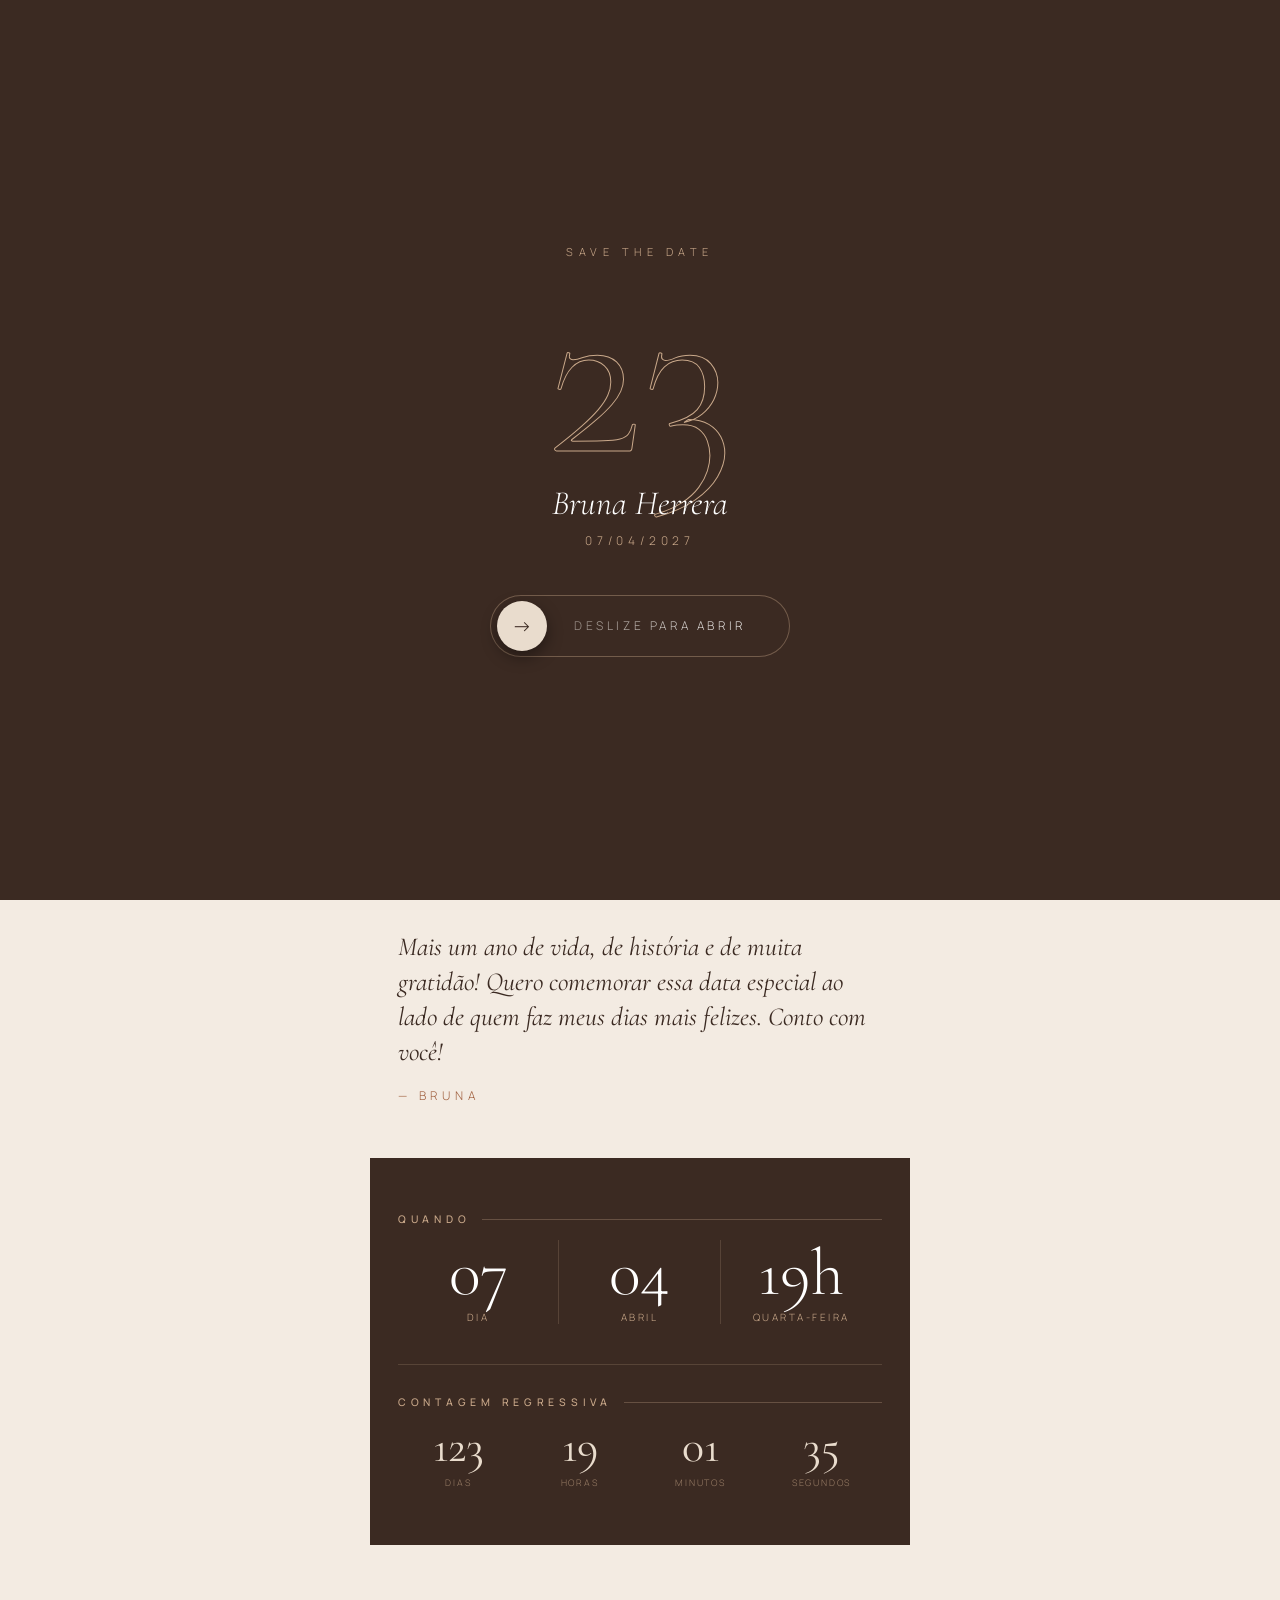
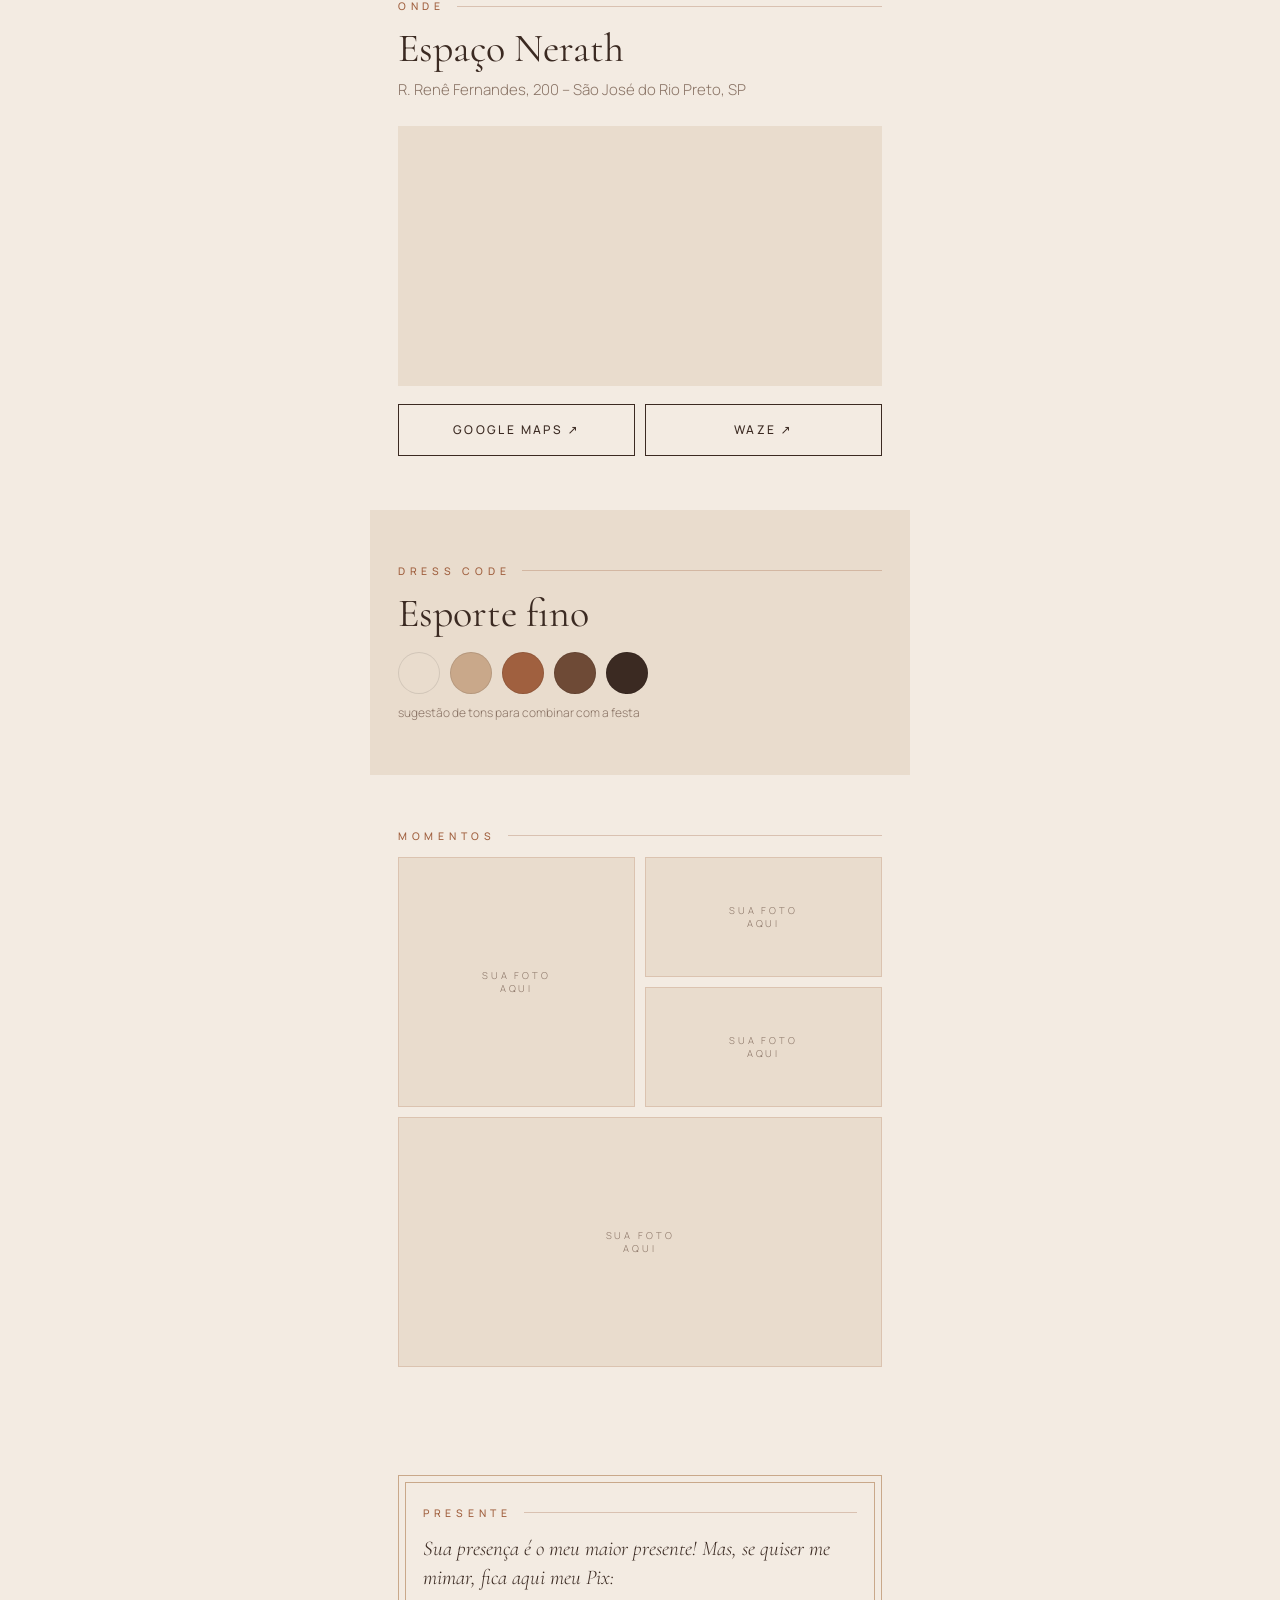
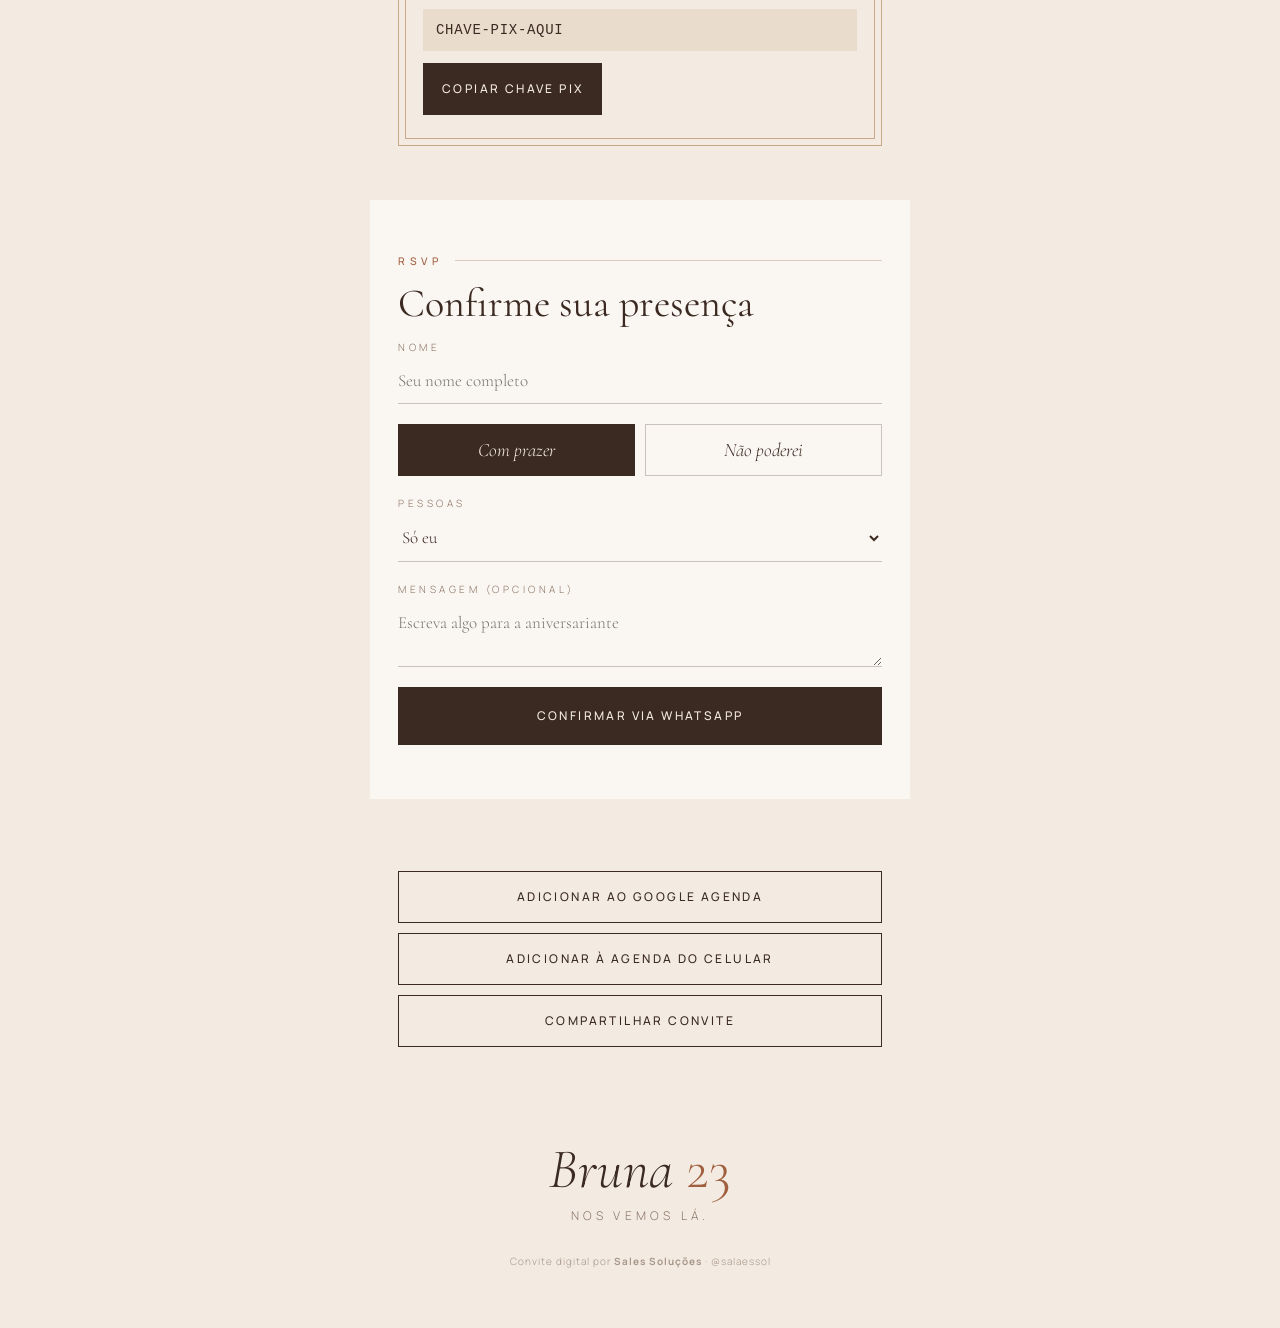
<file: modelo-4-nude-elegante/index.html>
<!DOCTYPE html>
<html lang="pt-BR">
<head>
  <meta charset="UTF-8">
  <meta name="viewport" content="width=device-width, initial-scale=1.0, viewport-fit=cover">
  <meta name="theme-color" content="#f3ebe2">
  <title>Bruna 23 anos | Você está convidado(a)!</title>
  <meta name="description" content="Você está convidado(a) para o aniversário de 23 anos da Bruna! Toque para abrir.">
  <!-- Prévia no WhatsApp: depois de subir, troque "capa.jpg" pelo link completo (ex: https://seusite.com/capa.jpg) -->
  <meta property="og:type" content="website">
  <meta property="og:title" content="Bruna · 23 anos — Save the date">
  <meta property="og:description" content="Deslize para abrir o convite e confirmar sua presença.">
  <meta property="og:image" content="capa.jpg">
  <link rel="preconnect" href="https://fonts.googleapis.com">
  <link rel="preconnect" href="https://fonts.gstatic.com" crossorigin>
  <link href="https://fonts.googleapis.com/css2?family=Cormorant:ital,wght@0,300;0,400;0,500;1,300;1,400;1,500&family=Manrope:wght@300;400;500;600&display=swap" rel="stylesheet">
  <link rel="stylesheet" href="style.css">
</head>
<body>

  <!-- ===== ABERTURA: DESLIZE ===== -->
  <div id="abertura" class="abertura">
    <div class="painel esq"></div>
    <div class="painel dir"></div>
    <div class="ab-conteudo">
      <p class="ab-pre">save the date</p>
      <div class="ab-idade" data-c="idade">23</div>
      <p class="ab-nome" data-c="nome">Bruna Herrera</p>
      <p class="ab-data"><span data-c="dataCurta"></span></p>
      <div class="deslize" id="deslize">
        <span class="trilho-txt">deslize para abrir</span>
        <button class="puxador" id="puxador" aria-label="Abrir convite">→</button>
      </div>
    </div>
  </div>

  <main class="convite">

    <!-- HERO -->
    <section class="hero">
      <div class="fundo-idade" aria-hidden="true" data-c="idade">23</div>
      <p class="vertical" aria-hidden="true">aniversário · <span data-c="ano"></span></p>
      <div class="hero-topo reveal">
        <span>Você está convidado(a)</span>
        <span><span data-c="dataCurta"></span></span>
      </div>
      <h1 class="hero-nome reveal"><span data-c="primeiroNome">Bruna</span></h1>
      <p class="hero-sobrenome reveal">Herrera · <b data-c="idade">23</b> anos</p>

      <div class="retrato reveal">
        <img id="fotoCapa" alt="" hidden>
        <div class="retrato-vazio"><span data-c="inicial">B</span><small>sua foto aqui</small></div>
        <svg class="selo-giro" viewBox="0 0 120 120" aria-hidden="true">
          <defs><path id="circ" d="M60,60 m-46,0 a46,46 0 1,1 92,0 a46,46 0 1,1 -92,0"/></defs>
          <circle cx="60" cy="60" r="58" />
          <text><textPath href="#circ">SAVE THE DATE · SAVE THE DATE · SAVE THE DATE · </textPath></text>
          <text x="60" y="68" text-anchor="middle" class="selo-num" data-c="idade">23</text>
        </svg>
      </div>
    </section>

    <!-- MENSAGEM -->
    <section class="bloco">
      <p class="aspas reveal" aria-hidden="true">“</p>
      <p class="citacao reveal" data-c="mensagem"></p>
      <p class="assina reveal">— <span data-c="primeiroNome"></span></p>
    </section>

    <!-- DATA -->
    <section class="bloco escuro">
      <p class="rotulo reveal">quando</p>
      <div class="data-grande reveal">
        <div><b data-c="dia"></b><small>dia</small></div>
        <div><b data-c="mesNum"></b><small data-c="mes"></small></div>
        <div><b data-c="hora"></b><small data-c="semana"></small></div>
      </div>
      <div class="linha reveal"></div>
      <p class="rotulo reveal">contagem regressiva</p>
      <div class="contagem reveal" data-cd-box>
        <div><b data-cd="d">00</b><small>dias</small></div>
        <div><b data-cd="h">00</b><small>horas</small></div>
        <div><b data-cd="m">00</b><small>minutos</small></div>
        <div><b data-cd="s">00</b><small>segundos</small></div>
      </div>
      <p class="chegou-txt" data-cd-fim hidden>É hoje.</p>
    </section>

    <!-- LOCAL -->
    <section class="bloco">
      <p class="rotulo reveal">onde</p>
      <h2 class="titulo reveal" data-c="localNome"></h2>
      <p class="endereco reveal" data-c="localEndereco"></p>
      <div class="mapa reveal" data-mapa></div>
      <div class="botoes reveal">
        <a class="btn" data-maps>Google Maps ↗</a>
        <a class="btn" data-waze>Waze ↗</a>
      </div>
    </section>

    <!-- TRAJE -->
    <section class="bloco traje" data-se="traje">
      <p class="rotulo reveal">dress code</p>
      <h2 class="titulo reveal" data-c="traje"></h2>
      <div class="paleta reveal" aria-label="Sugestão de cores">
        <i style="--c:#e9dccd"></i><i style="--c:#c9a88a"></i><i style="--c:#a0603f"></i><i style="--c:#6e4a36"></i><i style="--c:#3b2a22"></i>
      </div>
      <p class="pequeno reveal">sugestão de tons para combinar com a festa</p>
    </section>

    <!-- GALERIA -->
    <section class="bloco" data-se="fotos">
      <p class="rotulo reveal">momentos</p>
      <div class="galeria reveal" data-galeria></div>
    </section>

    <!-- PRESENTES -->
    <section class="bloco" data-se="presentes">
      <div class="moldura reveal">
        <p class="rotulo">presente</p>
        <p class="texto" data-c="presentes"></p>
        <div data-se="pix">
          <code class="pix" data-c="pix"></code>
          <button class="btn cheio" data-copiar-pix>Copiar chave Pix</button>
        </div>
      </div>
    </section>

    <!-- RSVP -->
    <section class="bloco claro" id="confirmar">
      <p class="rotulo reveal">rsvp</p>
      <h2 class="titulo reveal">Confirme sua presença</h2>
      <form class="form reveal" data-rsvp>
        <label class="campo"><span>Nome</span><input name="nome" autocomplete="name" placeholder="Seu nome completo" required></label>
        <div class="escolha">
          <label><input type="radio" name="vai" value="sim" checked><span>Com prazer</span></label>
          <label><input type="radio" name="vai" value="nao"><span>Não poderei</span></label>
        </div>
        <label class="campo" data-linha-acomp><span>Pessoas</span><select name="acomp"></select></label>
        <label class="campo"><span>Mensagem (opcional)</span><textarea name="recado" rows="2" placeholder="Escreva algo para a aniversariante"></textarea></label>
        <button class="btn cheio grande" type="submit">Confirmar via WhatsApp</button>
      </form>
    </section>

    <!-- AGENDA -->
    <section class="bloco">
      <div class="botoes coluna reveal">
        <a class="btn" data-agenda="google">Adicionar ao Google Agenda</a>
        <button class="btn" data-agenda="ics">Adicionar à agenda do celular</button>
        <button class="btn" data-share>Compartilhar convite</button>
      </div>
    </section>

    <footer class="rodape">
      <p class="rodape-nome"><span data-c="primeiroNome"></span> <i data-c="idade"></i></p>
      <p>nos vemos lá.</p>
      <small>Convite digital por <b>Sales Soluções</b> · @salaessol</small>
    </footer>
  </main>

  <script src="config.js"></script>
  <script src="app.js"></script>
  <script>
    (function () {
      const C = window.CONVITE;
      if (C.fotos && C.fotos[0]) {
        const img = document.getElementById('fotoCapa');
        img.src = C.fotos[0]; img.alt = C.nome; img.hidden = false;
        document.querySelector('.retrato-vazio').remove();
      }
      const sob = document.querySelector('.hero-sobrenome');
      const resto = C.nome.split(' ').slice(1).join(' ');
      sob.innerHTML = (resto ? resto + ' · ' : '') + `<b>${C.idade}</b> anos`;

      /* deslizar para abrir */
      const trilho = document.getElementById('deslize');
      const pux = document.getElementById('puxador');
      let x0 = null, max = 0, pos = 0, aberto = false;
      const cores = ['#c9a88a', '#a0603f', '#e9dccd', '#6e4a36', '#ffffff'];
      function abrir() {
        if (aberto) return; aberto = true;
        pux.style.transform = `translateX(${max}px)`;
        trilho.classList.add('ok');
        const ab = document.getElementById('abertura');
        setTimeout(() => ab.classList.add('abrindo'), 250);
        setTimeout(() => { abrirConvite(); festa.chuva({ duracao: 2600, densidade: 2, cores, formas: ['ret', 'circ'] }); }, 1300);
      }
      pux.addEventListener('pointerdown', (e) => {
        max = trilho.clientWidth - pux.offsetWidth - 12;
        x0 = e.clientX - pos; pux.setPointerCapture(e.pointerId); pux.classList.add('arrastando');
      });
      pux.addEventListener('pointermove', (e) => {
        if (x0 === null || aberto) return;
        pos = Math.max(0, Math.min(max, e.clientX - x0));
        pux.style.transform = `translateX(${pos}px)`;
        trilho.style.setProperty('--p', pos / max);
        if (pos > max * 0.85) abrir();
      });
      function solta() {
        if (x0 === null) return;
        x0 = null; pux.classList.remove('arrastando');
        if (aberto) return;
        if (pos < 6) { abrir(); return; } // toque simples também abre
        pos = 0; pux.style.transform = ''; trilho.style.setProperty('--p', 0);
      }
      pux.addEventListener('pointerup', solta);
      pux.addEventListener('pointercancel', solta);
      pux.addEventListener('keydown', (e) => { if (e.key === 'Enter' || e.key === ' ') { e.preventDefault(); max = trilho.clientWidth - pux.offsetWidth - 12; abrir(); } });
    })();
  </script>
</body>
</html>
</file>
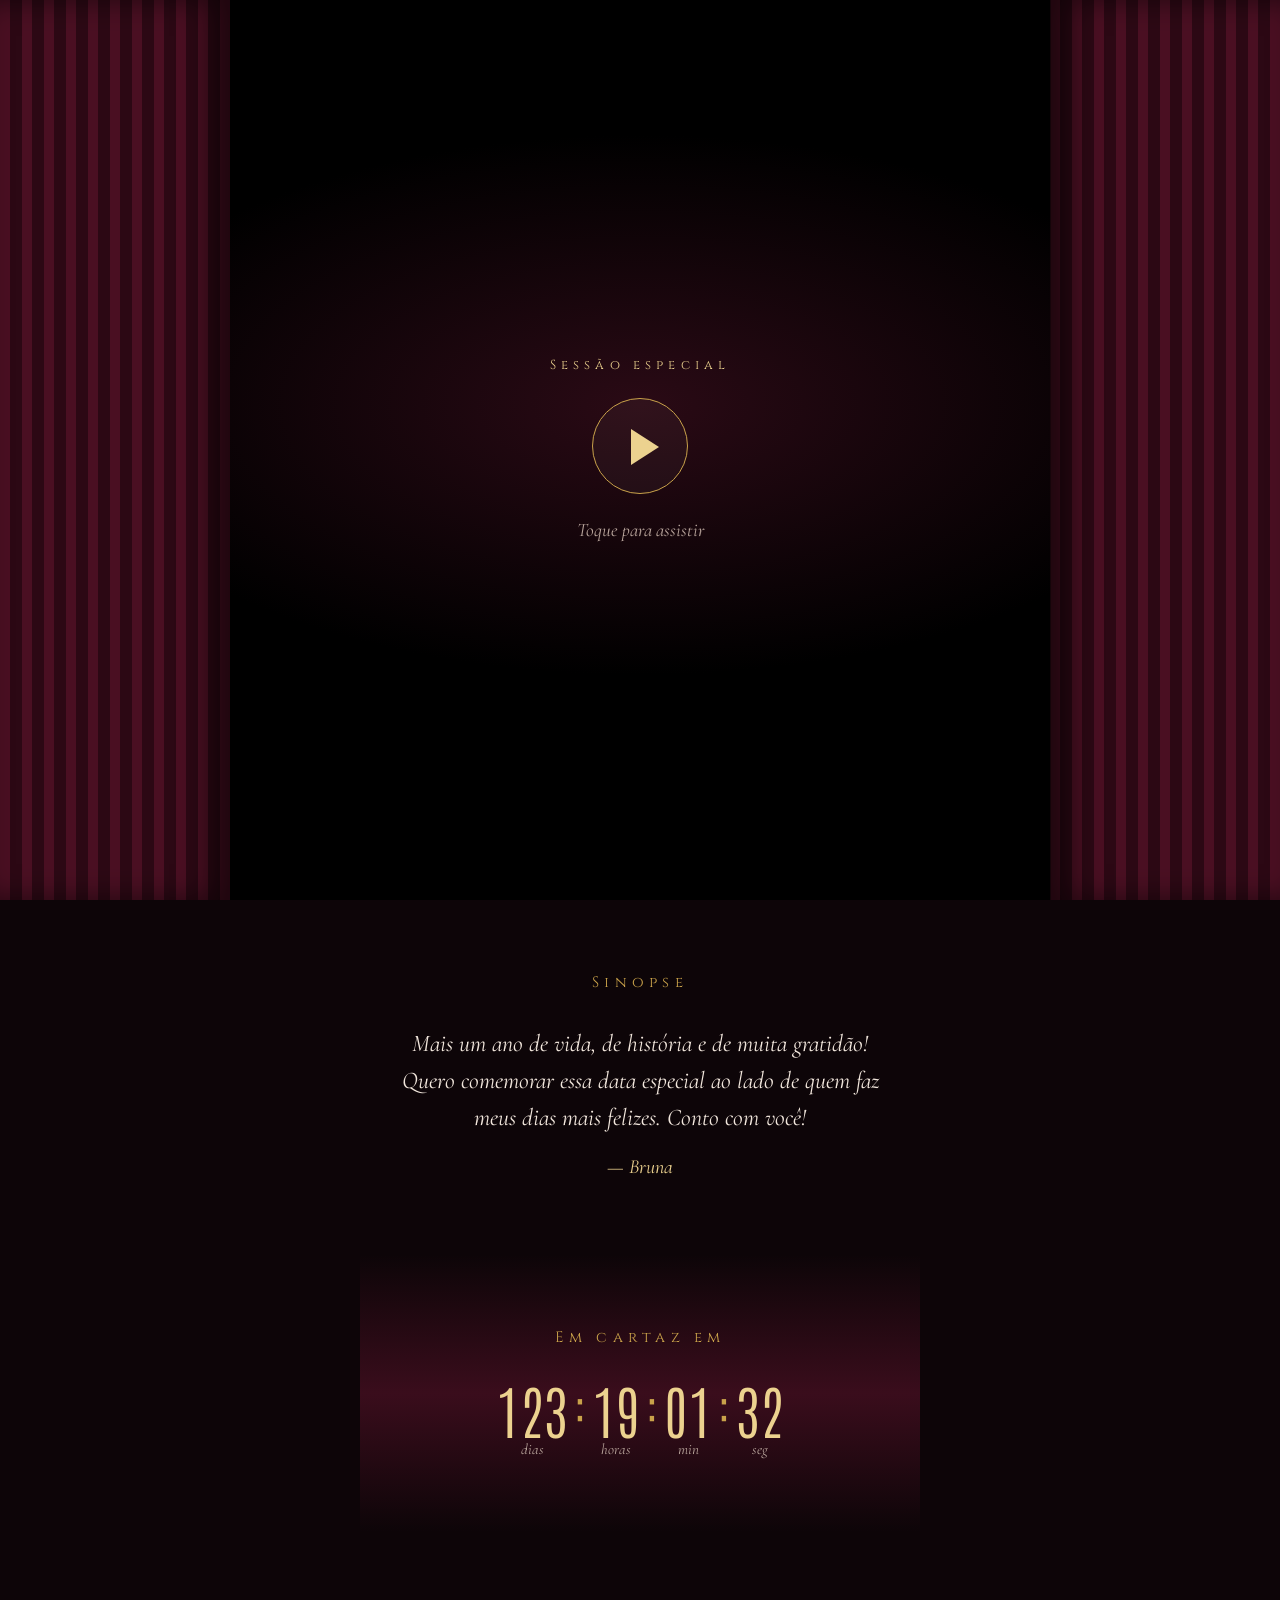
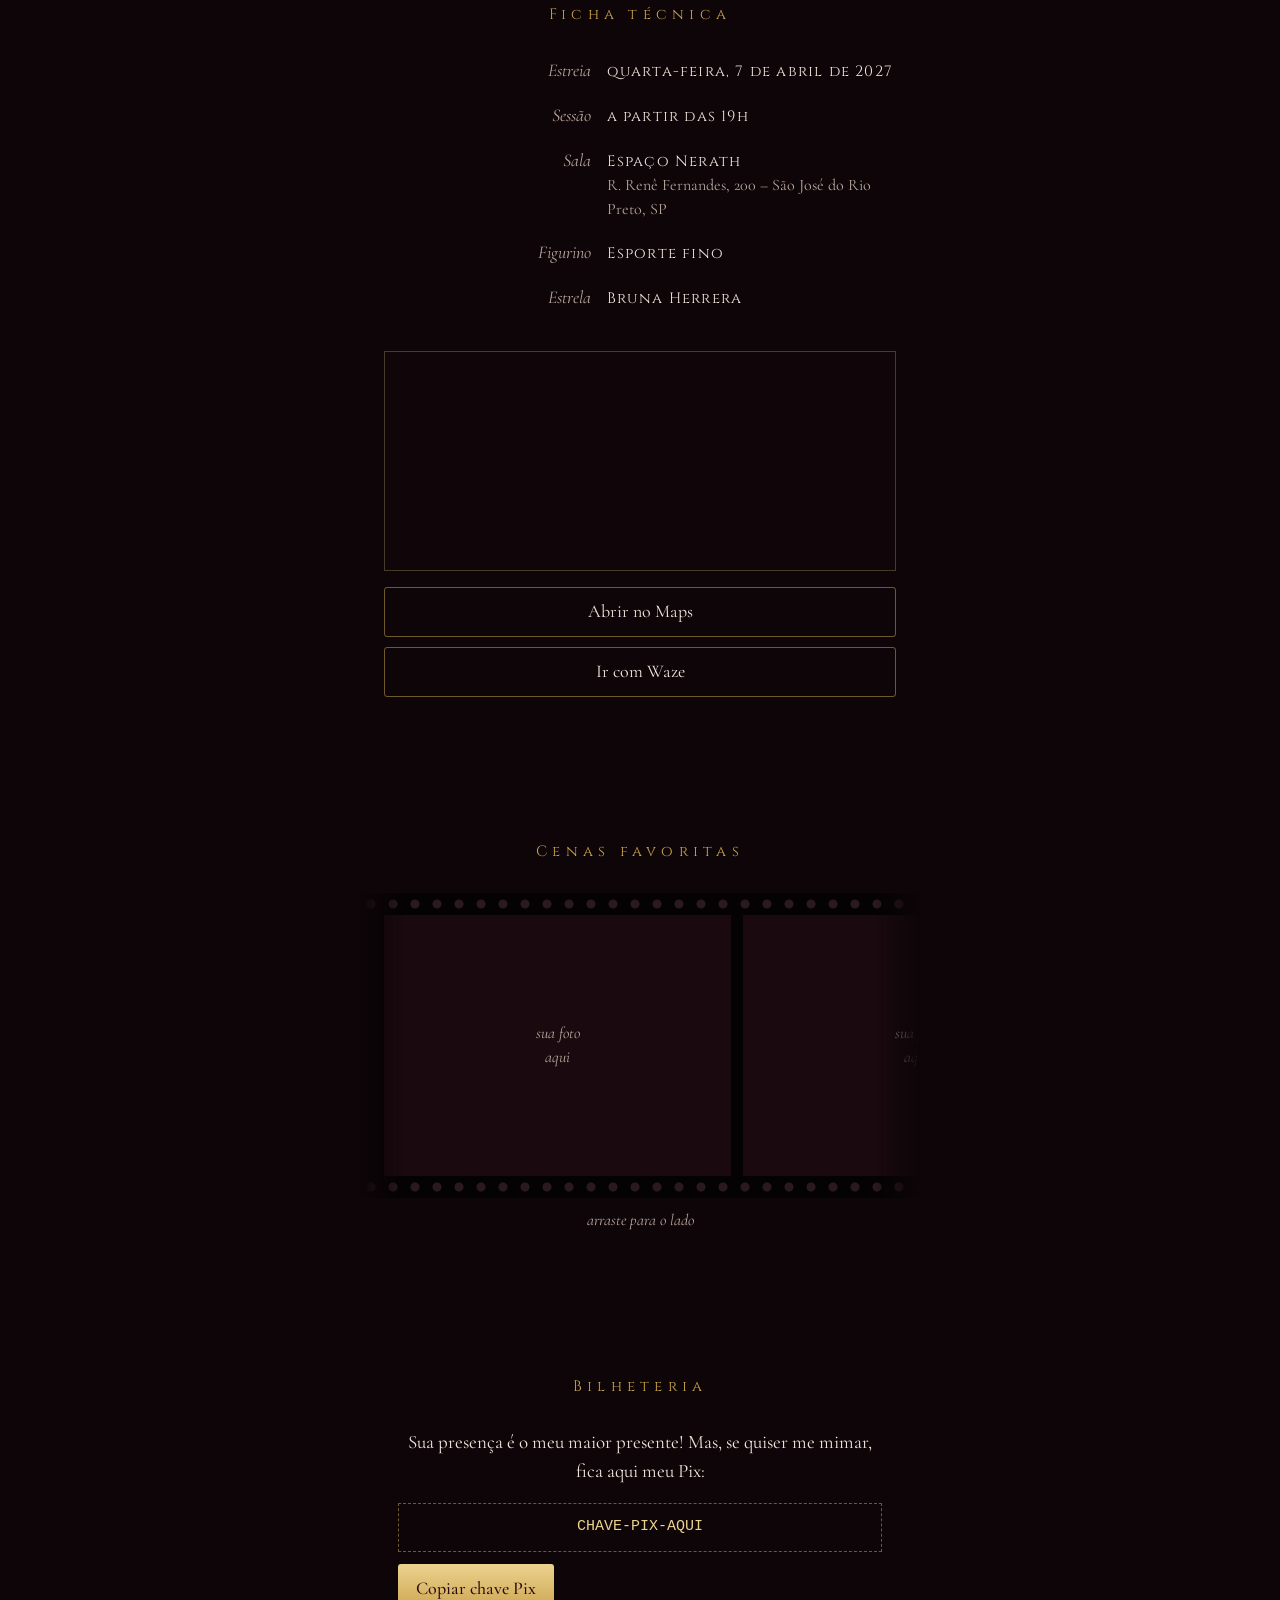
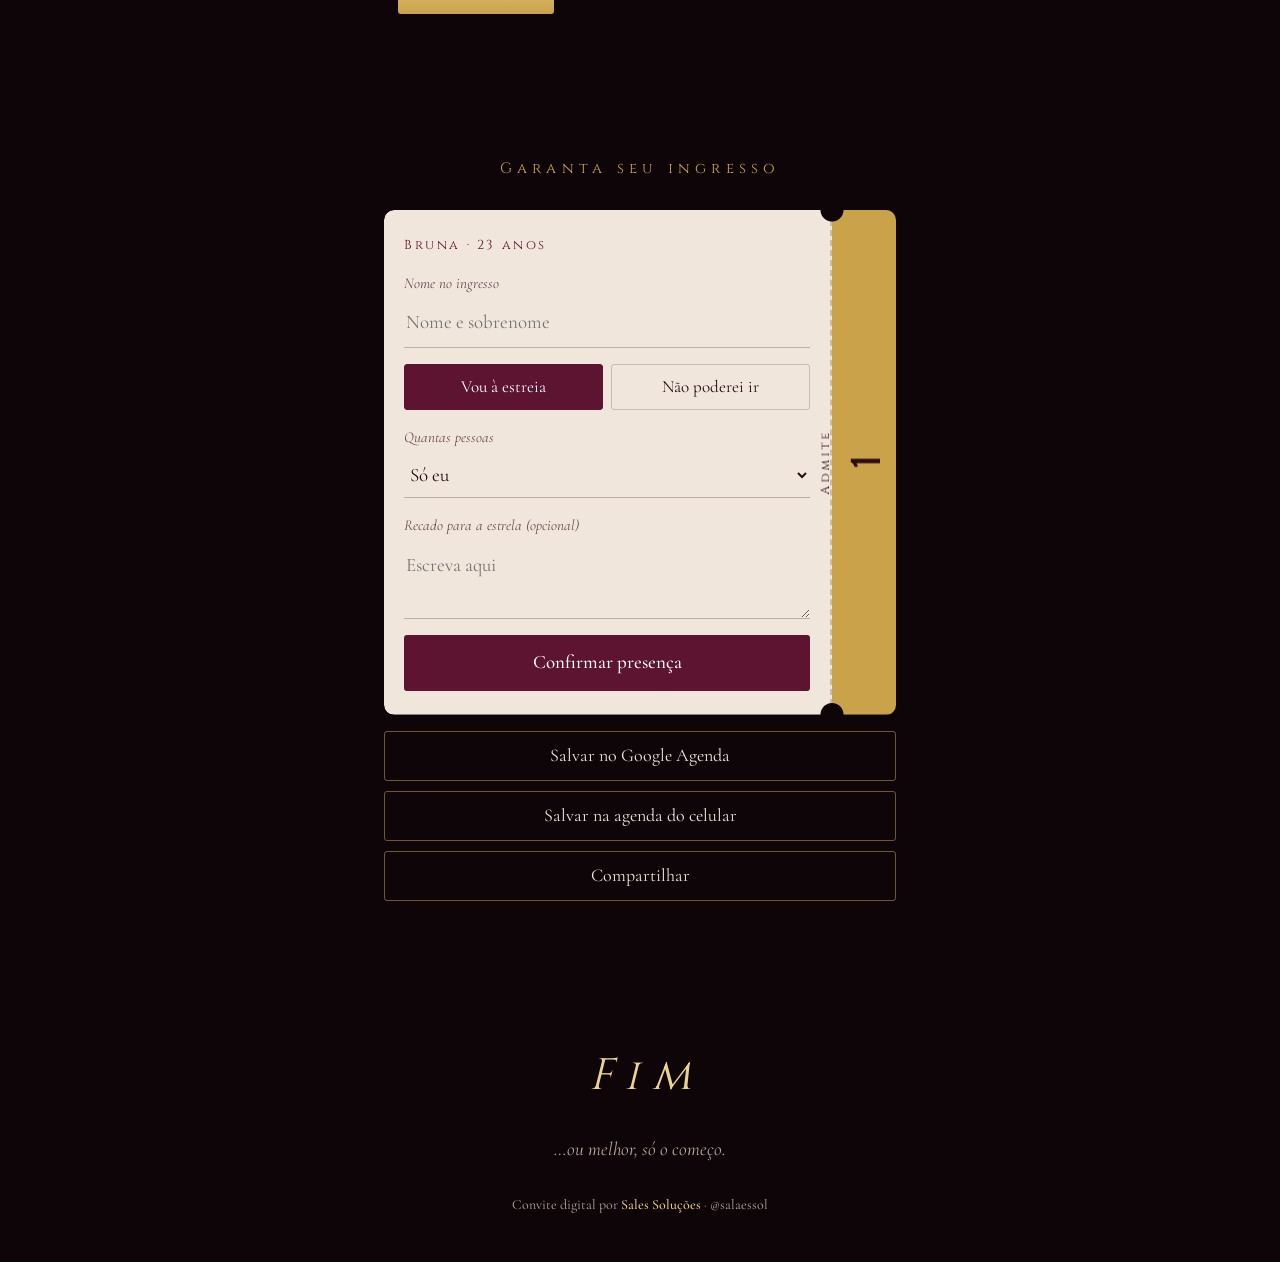
<file: modelo-5-estreia/index.html>
<!DOCTYPE html>
<html lang="pt-BR">
<head>
  <meta charset="UTF-8">
  <meta name="viewport" content="width=device-width, initial-scale=1.0, viewport-fit=cover">
  <meta name="theme-color" content="#0d0508">
  <title>Bruna 23 anos | Você está convidado(a)!</title>
  <meta name="description" content="A estreia do ano: o aniversário de 23 anos da Bruna. Toque para assistir.">
  <!-- Prévia no WhatsApp: depois de subir, troque "capa.jpg" pelo link completo -->
  <meta property="og:type" content="website">
  <meta property="og:title" content="Bruna 23 anos 🎬 A estreia do ano!">
  <meta property="og:description" content="Toque para assistir ao trailer e garantir seu ingresso.">
  <meta property="og:image" content="capa.jpg">
  <link rel="preconnect" href="https://fonts.googleapis.com">
  <link rel="preconnect" href="https://fonts.gstatic.com" crossorigin>
  <link href="https://fonts.googleapis.com/css2?family=Cinzel:wght@400;600;800&family=Cormorant+Garamond:ital,wght@0,400;0,500;1,400&family=Antonio:wght@200;400&display=swap" rel="stylesheet">
  <link rel="stylesheet" href="style.css">
</head>
<body>

  <!-- ===== ABERTURA: TRAILER ===== -->
  <div id="abertura" class="abertura">
    <div class="sala">
      <p class="sala-txt">Sessão especial</p>
      <button class="play" id="play" aria-label="Assistir ao trailer"><span></span></button>
      <p class="sala-dica">Toque para assistir</p>
    </div>

    <div class="leader" aria-hidden="true">
      <div class="leader-varre"></div>
      <div class="leader-cruz"></div>
      <b id="leaderNum">3</b>
    </div>

    <video class="cena" src="midia/castelo.mp4" muted playsinline preload="auto" data-legenda="Num reino não tão distante…"></video>
    <video class="cena" src="midia/princesa.mp4" muted playsinline preload="auto" data-legenda="uma princesa vai completar 23 anos."></video>
    <video class="cena" src="midia/coroa.mp4" muted playsinline preload="auto" data-legenda="E você está convidado(a) para a estreia."></video>

    <p class="legenda" id="legenda" aria-live="polite"></p>
    <div class="tarja topo" aria-hidden="true"></div>
    <div class="tarja baixo" aria-hidden="true"></div>
    <div class="flash" aria-hidden="true"></div>
    <button class="pular" id="pular" hidden>Pular trailer</button>
  </div>

  <main class="convite">

    <!-- PÔSTER -->
    <section class="poster">
      <div class="poster-img" aria-hidden="true"></div>
      <p class="tagline">Uma noite para entrar na história</p>
      <div class="titulo-filme">
        <h1 data-c="primeiroNome">Bruna</h1>
        <p class="vinte">23</p>
      </div>
      <p class="estreia">Estreia <span data-c="dataCurta"></span> · <span data-c="hora"></span></p>
      <p class="billing">
        Sales Soluções apresenta uma festa de <b data-c="nome">Bruna Herrera</b> com a participação especial de quem ela mais ama.
        Trilha sonora: risadas até tarde. <span data-se="traje">Figurino: <span data-c="traje"></span>.</span> Locação: <span data-c="localNome"></span>.
        Uma produção para guardar na memória.
      </p>
    </section>

    <!-- SINOPSE -->
    <section class="sinopse">
      <h2>Sinopse</h2>
      <p data-c="mensagem"></p>
      <p class="assina">— <span data-c="primeiroNome"></span></p>
    </section>

    <!-- CONTAGEM -->
    <section class="contagem-sec">
      <h2>Em cartaz em</h2>
      <div class="contagem" data-cd-box>
        <div><b data-cd="d">00</b><small>dias</small></div>
        <i>:</i>
        <div><b data-cd="h">00</b><small>horas</small></div>
        <i>:</i>
        <div><b data-cd="m">00</b><small>min</small></div>
        <i>:</i>
        <div><b data-cd="s">00</b><small>seg</small></div>
      </div>
      <p class="chegou-txt" data-cd-fim hidden>Hoje é a estreia!</p>
    </section>

    <!-- CRÉDITOS / DETALHES -->
    <section class="creditos">
      <h2>Ficha técnica</h2>
      <dl>
        <div><dt>Estreia</dt><dd><span data-c="semana"></span>, <span data-c="dataCompleta"></span></dd></div>
        <div><dt>Sessão</dt><dd>a partir das <span data-c="hora"></span></dd></div>
        <div><dt>Sala</dt><dd><span data-c="localNome"></span><small data-c="localEndereco"></small></dd></div>
        <div data-se="traje"><dt>Figurino</dt><dd data-c="traje"></dd></div>
        <div><dt>Estrela</dt><dd data-c="nome"></dd></div>
      </dl>
      <div class="mapa" data-mapa></div>
      <div class="botoes">
        <a class="btn" data-maps>Abrir no Maps</a>
        <a class="btn" data-waze>Ir com Waze</a>
      </div>
    </section>

    <!-- ROLO DE FILME -->
    <section class="rolo-sec" data-se="fotos">
      <h2>Cenas favoritas</h2>
      <div class="rolo" data-galeria></div>
      <p class="rolo-dica">arraste para o lado</p>
    </section>

    <!-- PRESENTE -->
    <section class="presente" data-se="presentes">
      <h2>Bilheteria</h2>
      <p data-c="presentes"></p>
      <div data-se="pix">
        <code class="pix" data-c="pix"></code>
        <button class="btn btn-ouro" data-copiar-pix>Copiar chave Pix</button>
      </div>
    </section>

    <!-- INGRESSO / RSVP -->
    <section class="ingresso-sec" id="confirmar">
      <h2>Garanta seu ingresso</h2>
      <form class="ingresso" data-rsvp>
        <div class="ing-corpo">
          <p class="ing-topo"><span data-c="primeiroNome"></span> · <span data-c="idade"></span> anos</p>
          <label class="campo"><span>Nome no ingresso</span><input name="nome" autocomplete="name" placeholder="Nome e sobrenome" required></label>
          <div class="escolha">
            <label><input type="radio" name="vai" value="sim" checked><span>Vou à estreia</span></label>
            <label><input type="radio" name="vai" value="nao"><span>Não poderei ir</span></label>
          </div>
          <label class="campo" data-linha-acomp><span>Quantas pessoas</span><select name="acomp"></select></label>
          <label class="campo"><span>Recado para a estrela (opcional)</span><textarea name="recado" rows="2" placeholder="Escreva aqui"></textarea></label>
          <button class="btn btn-ouro grande" type="submit">Confirmar presença</button>
        </div>
        <div class="ing-canhoto" aria-hidden="true">
          <span>Admite</span><b>1</b><span data-c="dataCurta"></span>
        </div>
      </form>
      <div class="botoes">
        <a class="btn" data-agenda="google">Salvar no Google Agenda</a>
        <button class="btn" data-agenda="ics" type="button">Salvar na agenda do celular</button>
        <button class="btn" data-share type="button">Compartilhar</button>
      </div>
    </section>

    <footer class="fim">
      <p class="fim-txt">Fim</p>
      <p>…ou melhor, só o começo.</p>
      <small>Convite digital por <b>Sales Soluções</b> · @salaessol</small>
    </footer>
  </main>

  <script src="config.js"></script>
  <script src="app.js"></script>
  <script>
    (function () {
      const $ = (s) => document.querySelector(s);
      const ab = $('#abertura'), leg = $('#legenda'), pular = $('#pular');
      const cenas = [...document.querySelectorAll('.cena')];
      const dourado = ['#c9a24a', '#ecd28f', '#e8b7c3', '#ffffff'];
      let fim = false, trava;

      function final() {
        if (fim) return; fim = true;
        clearTimeout(trava);
        leg.classList.remove('on');
        ab.classList.add('clarao');
        setTimeout(() => {
          cenas.forEach((v) => v.pause());
          abrirConvite();
          festa.chuva({ duracao: 2400, densidade: 3, cores: dourado, formas: ['ret', 'circ'] });
        }, 650);
      }
      function cena(i) {
        if (fim) return;
        if (i >= cenas.length) return final();
        const v = cenas[i];
        clearTimeout(trava);
        v.onended = () => cena(i + 1);
        v.currentTime = 0;
        v.play().then(() => {
          cenas.forEach((c) => c.classList.toggle('on', c === v));
          leg.classList.remove('on');
          setTimeout(() => { leg.textContent = v.dataset.legenda; leg.classList.add('on'); }, 900);
          setTimeout(() => leg.classList.remove('on'), 6200);
          trava = setTimeout(() => cena(i + 1), 10000);
        }).catch(() => cena(i + 1));
      }
      $('#play').addEventListener('click', () => {
        if (ab.classList.contains('rodando')) return;
        ab.classList.add('rodando');
        pular.hidden = false;
        // desbloqueia os vídeos no toque (iPhone)
        cenas.forEach((v) => { v.play().then(() => v.pause()).catch(() => {}); });
        const n = $('#leaderNum');
        [3, 2, 1].forEach((k, i) => setTimeout(() => { n.textContent = k; ab.style.setProperty('--volta', i); n.classList.remove('bate'); void n.offsetWidth; n.classList.add('bate'); }, i * 800));
        setTimeout(() => { ab.classList.add('filme'); cena(0); }, 2400);
      });
      pular.addEventListener('click', final);
    })();
  </script>
</body>
</html>
</file>
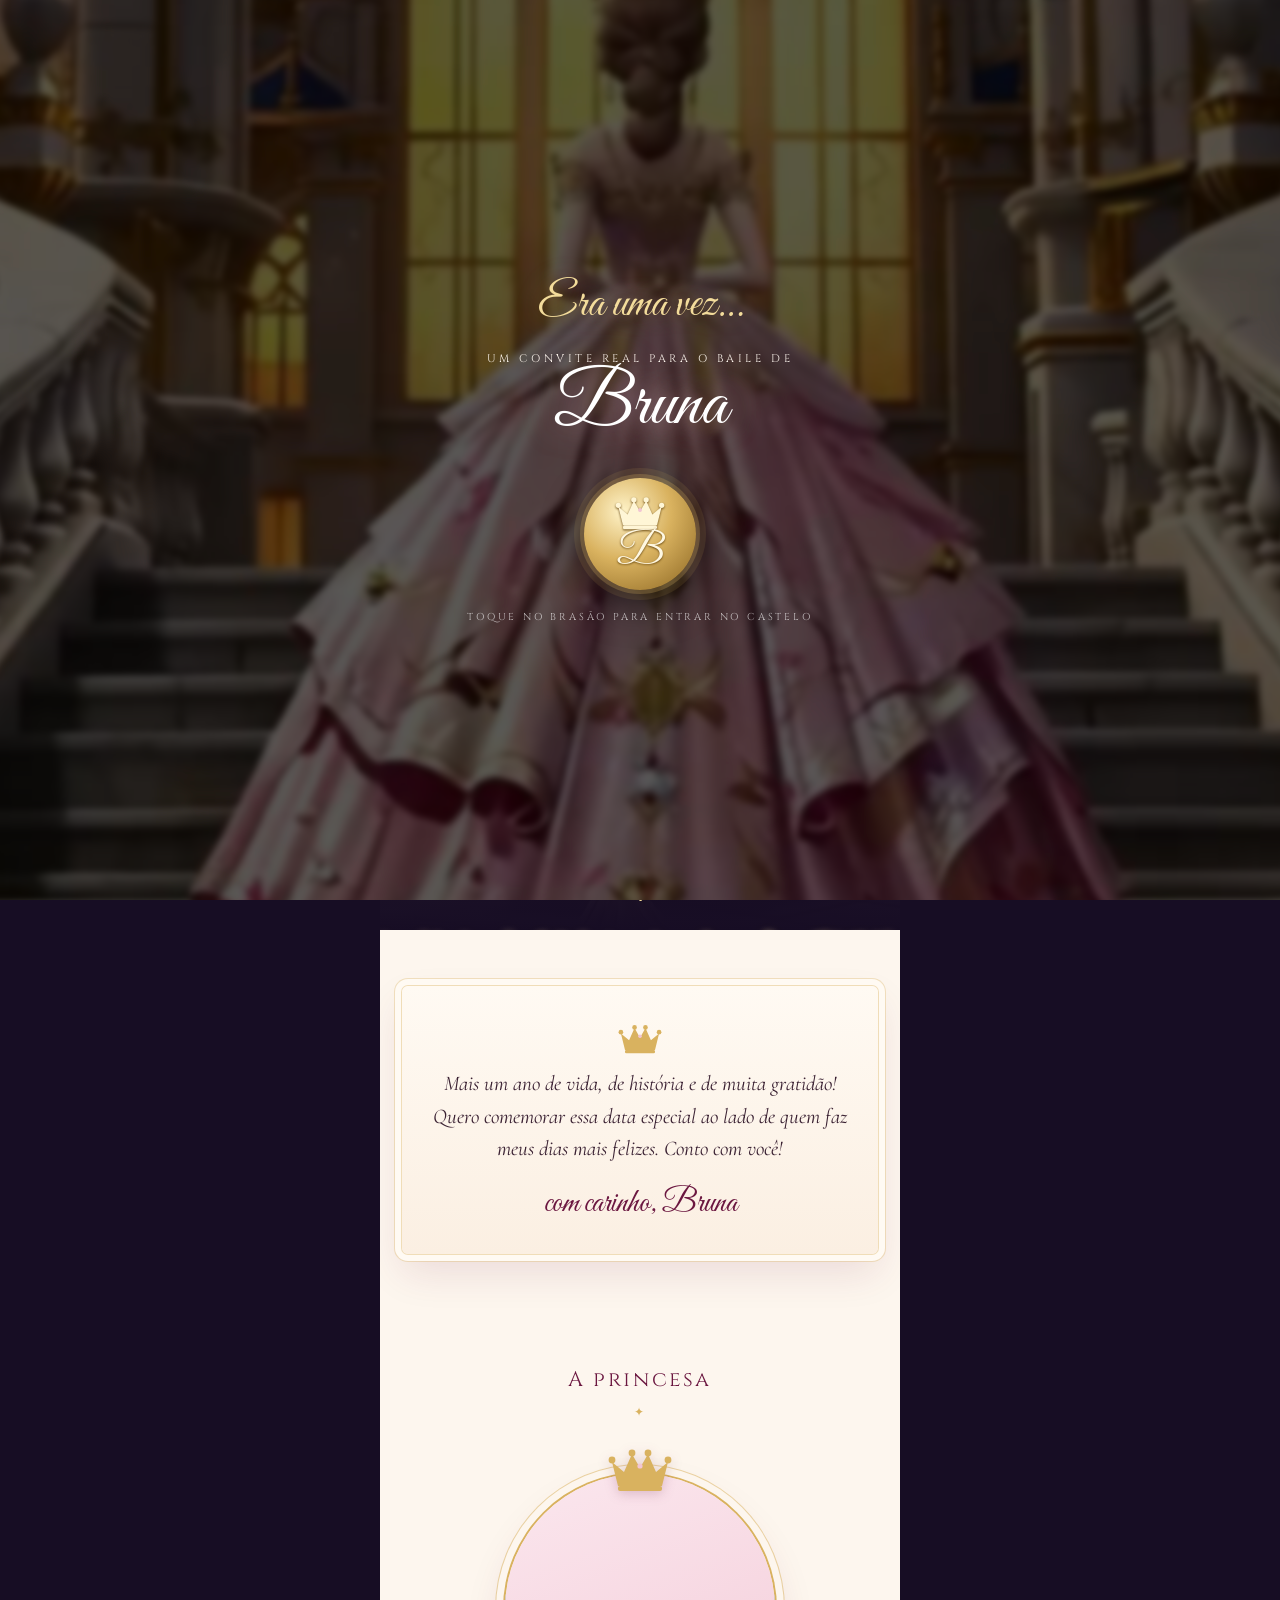
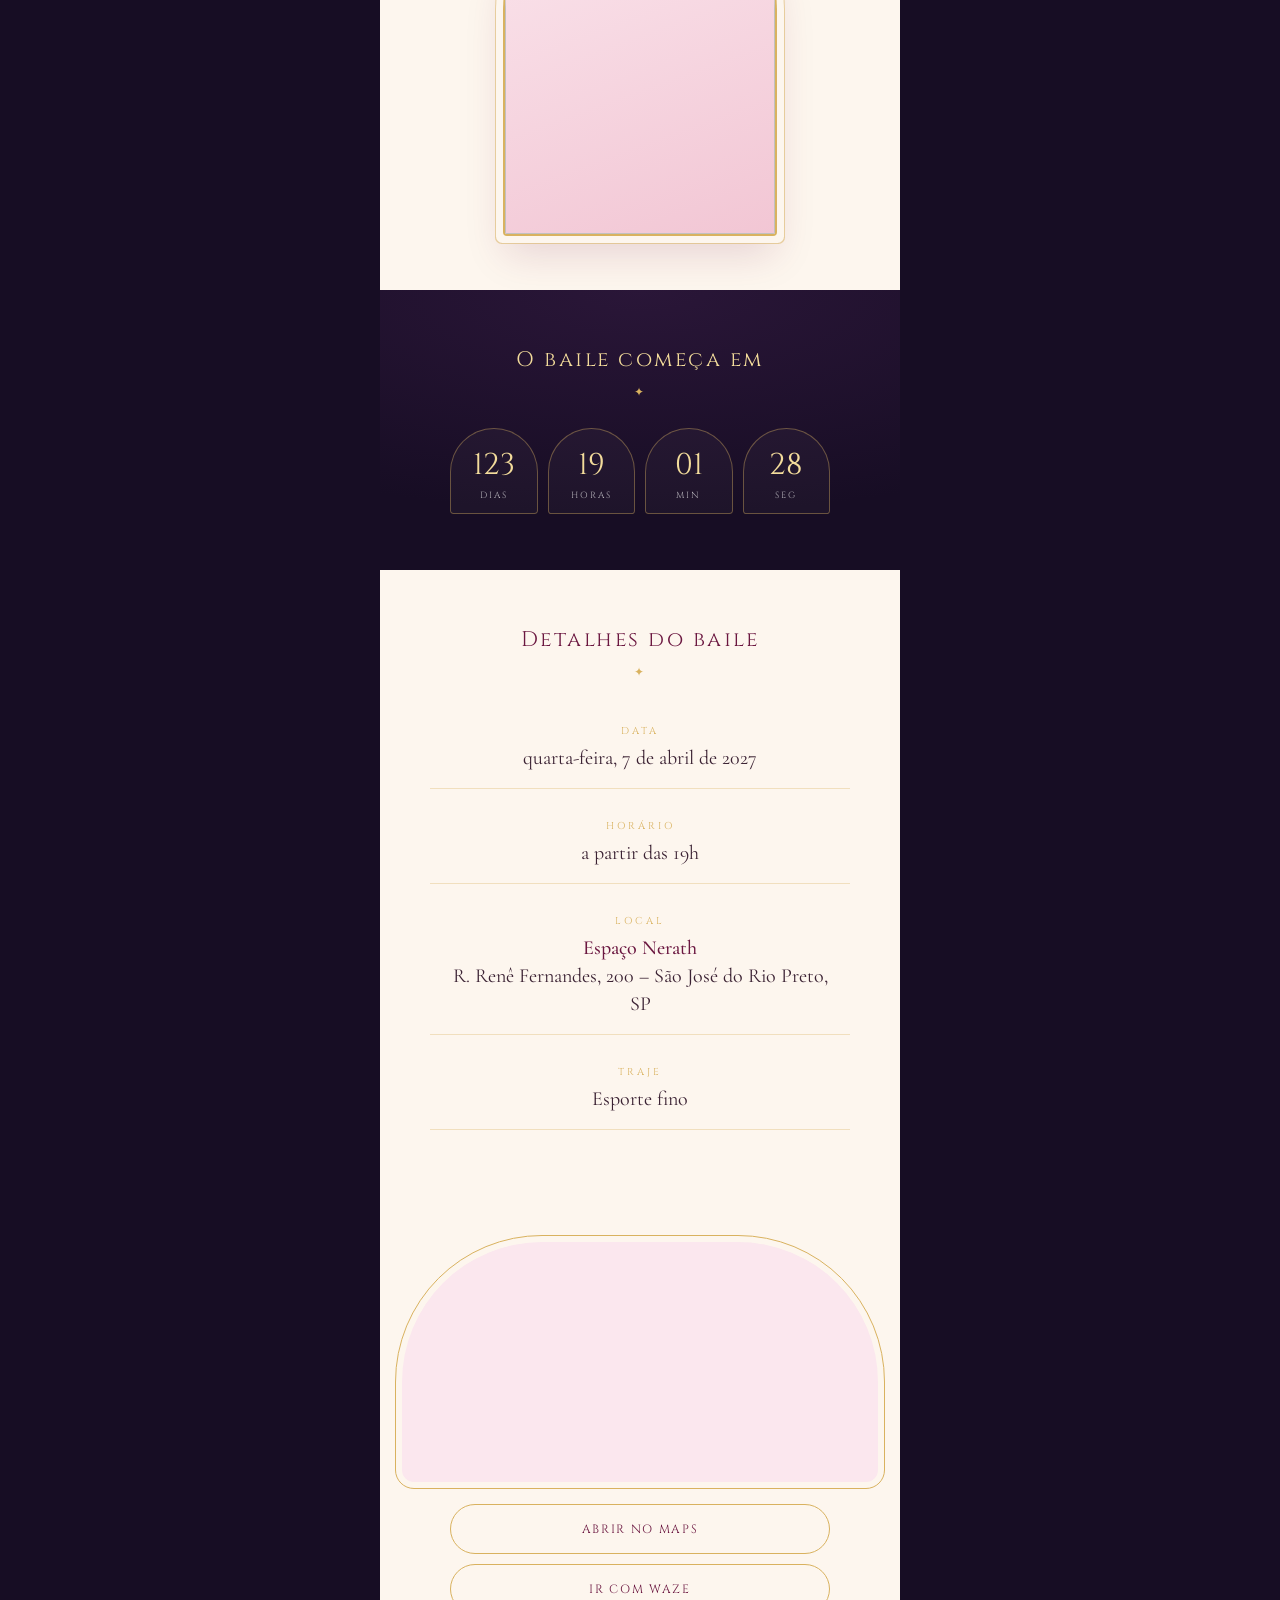
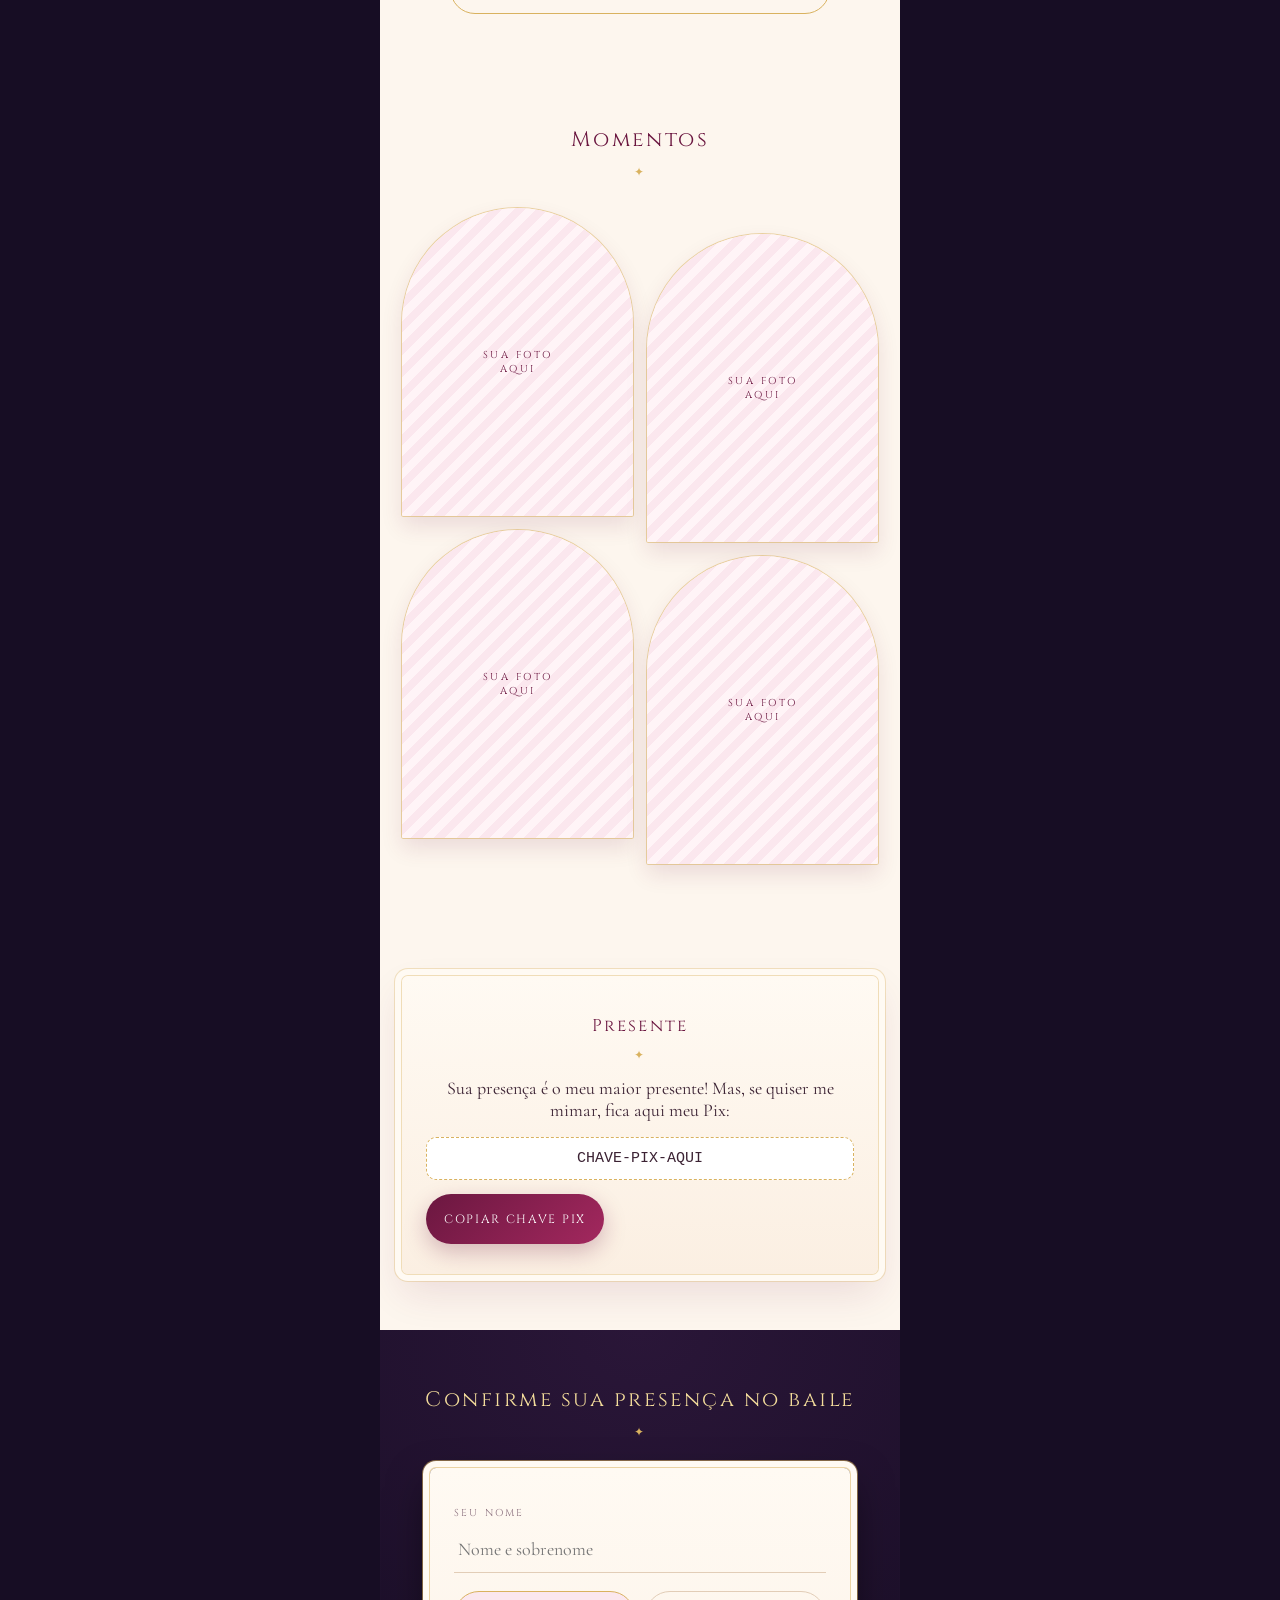
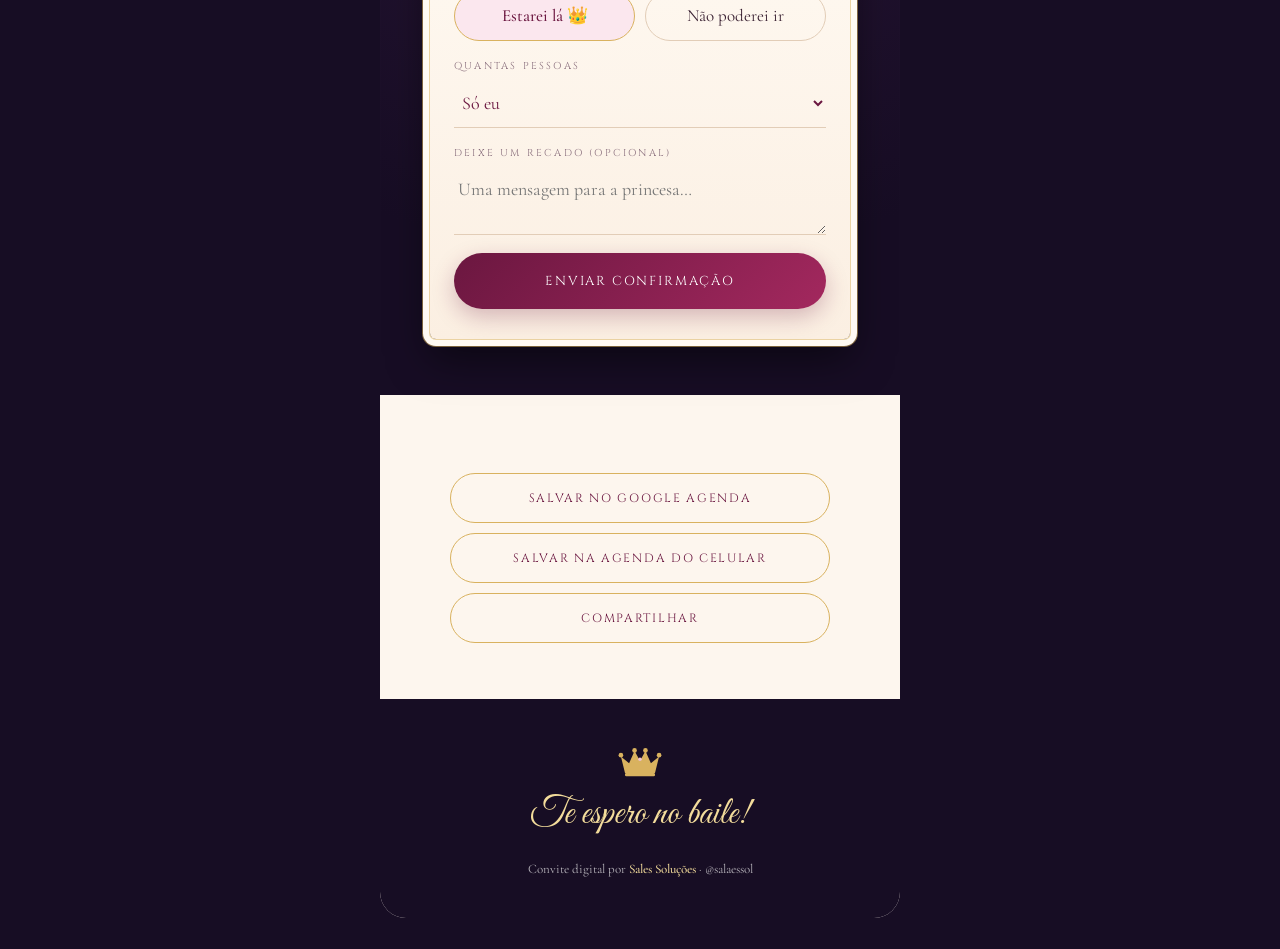
<file: modelo-5-princesa/index.html>
<!DOCTYPE html>
<html lang="pt-BR">
<head>
  <meta charset="UTF-8">
  <meta name="viewport" content="width=device-width, initial-scale=1.0, viewport-fit=cover">
  <meta name="theme-color" content="#170d24">
  <title>Bruna 23 anos | Você está convidado(a)!</title>
  <meta name="description" content="Você está convidado(a) para o baile real de 23 anos da Bruna! Toque para abrir.">
  <!-- Prévia no WhatsApp: depois de subir, troque "capa.jpg" pelo link completo (ex: https://seusite.com/capa.jpg) -->
  <meta property="og:type" content="website">
  <meta property="og:title" content="Bruna 23 anos 👑 Você está convidado(a) para o baile!">
  <meta property="og:description" content="Toque para entrar no castelo e confirmar sua presença.">
  <meta property="og:image" content="capa.jpg">
  <link rel="preconnect" href="https://fonts.googleapis.com">
  <link rel="preconnect" href="https://fonts.gstatic.com" crossorigin>
  <link href="https://fonts.googleapis.com/css2?family=Cinzel:wght@400;600&family=Cormorant+Garamond:ital,wght@0,400;0,500;1,400&family=Great+Vibes&display=swap" rel="stylesheet">
  <link rel="preload" href="midia/princesa.mp4" as="video" type="video/mp4">
  <link rel="stylesheet" href="style.css">
</head>
<body>

  <!-- coroa reutilizável (desenho original) -->
  <svg width="0" height="0" style="position:absolute" aria-hidden="true">
    <symbol id="coroa" viewBox="0 0 64 44">
      <path d="M4 14l12 10 8-18 8 14 8-14 8 18 12-10-6 24H10z" fill="currentColor"/>
      <rect x="10" y="38" width="44" height="5" rx="2" fill="currentColor"/>
      <circle cx="4" cy="12" r="3.4" fill="currentColor"/><circle cx="24" cy="5" r="3.4" fill="currentColor"/>
      <circle cx="32" cy="18" r="2.6" fill="#f2c6d4"/><circle cx="40" cy="5" r="3.4" fill="currentColor"/>
      <circle cx="60" cy="12" r="3.4" fill="currentColor"/>
    </symbol>
  </svg>

  <!-- ===== ABERTURA: CENA DE CINEMA ===== -->
  <div id="abertura" class="abertura">
    <video id="cena1" class="cena" src="midia/princesa.mp4" poster="midia/princesa.jpg" muted playsinline preload="auto"></video>
    <video id="cena2" class="cena" src="midia/coroa.mp4" muted playsinline preload="auto"></video>
    <div class="faixa-cine topo" aria-hidden="true"></div>
    <div class="faixa-cine baixo" aria-hidden="true"></div>
    <div class="flash" aria-hidden="true"></div>

    <div class="ab-conteudo" id="abConteudo">
      <p class="ab-era">Era uma vez…</p>
      <p class="ab-pre">um convite real para o baile de</p>
      <p class="ab-nome" data-c="primeiroNome">Bruna</p>
      <button class="brasao" id="brasao" aria-label="Entrar no castelo">
        <svg><use href="#coroa"/></svg>
        <span data-c="inicial">B</span>
      </button>
      <p class="ab-dica">Toque no brasão para entrar no castelo</p>
    </div>
    <button class="pular" id="pular" hidden>Pular ›</button>
  </div>

  <main class="convite">

    <!-- HERO -->
    <section class="hero">
      <video class="hero-video" src="midia/princesa.mp4" poster="midia/princesa.jpg" muted playsinline loop preload="none" aria-hidden="true"></video>
      <div class="hero-veu" aria-hidden="true"></div>
      <div class="poeira" aria-hidden="true"></div>
      <div class="hero-txt">
        <p class="hero-pre reveal">Você foi convidado(a) para o</p>
        <p class="hero-baile reveal">Baile Real de</p>
        <h1 class="hero-nome reveal" data-c="primeiroNome">Bruna</h1>
        <div class="hero-idade reveal"><span class="linha"></span><b data-c="idade">23</b> anos<span class="linha"></span></div>
        <div class="data-real reveal">
          <span data-c="semana"></span>
          <div><b data-c="dia"></b><small data-c="mes"></small></div>
          <span data-c="hora"></span>
        </div>
      </div>
      <a class="rolar" href="#mensagem" aria-label="Rolar para baixo">⌄</a>
    </section>

    <!-- MENSAGEM -->
    <section class="bloco" id="mensagem">
      <div class="pergaminho reveal">
        <svg class="mini-coroa"><use href="#coroa"/></svg>
        <p class="mensagem" data-c="mensagem"></p>
        <p class="assinatura">com carinho, <span data-c="primeiroNome"></span></p>
      </div>
    </section>

    <!-- FOTO / PRINCESA -->
    <section class="bloco centro">
      <h2 class="titulo reveal">A princesa</h2>
      <div class="moldura reveal">
        <svg class="moldura-coroa"><use href="#coroa"/></svg>
        <div class="arco">
          <img id="fotoCapa" alt="" hidden>
          <div class="arco-vazio"><span data-c="inicial">B</span><small>sua foto aqui</small></div>
        </div>
      </div>
    </section>

    <!-- CONTAGEM -->
    <section class="bloco noite">
      <h2 class="titulo claro reveal">O baile começa em</h2>
      <div class="contagem reveal" data-cd-box>
        <div><b data-cd="d">00</b><small>dias</small></div>
        <div><b data-cd="h">00</b><small>horas</small></div>
        <div><b data-cd="m">00</b><small>min</small></div>
        <div><b data-cd="s">00</b><small>seg</small></div>
      </div>
      <p class="chegou-txt" data-cd-fim hidden>O grande dia chegou! 👑</p>
    </section>

    <!-- DETALHES -->
    <section class="bloco">
      <h2 class="titulo reveal">Detalhes do baile</h2>
      <dl class="detalhes">
        <div class="reveal"><dt>Data</dt><dd><span data-c="semana"></span>, <span data-c="dataCompleta"></span></dd></div>
        <div class="reveal"><dt>Horário</dt><dd>a partir das <span data-c="hora"></span></dd></div>
        <div class="reveal"><dt>Local</dt><dd><b data-c="localNome"></b><br><span data-c="localEndereco"></span></dd></div>
        <div class="reveal" data-se="traje"><dt>Traje</dt><dd data-c="traje"></dd></div>
      </dl>
    </section>

    <!-- MAPA -->
    <section class="bloco">
      <div class="mapa reveal" data-mapa></div>
      <div class="botoes reveal">
        <a class="btn" data-maps>Abrir no Maps</a>
        <a class="btn" data-waze>Ir com Waze</a>
      </div>
    </section>

    <!-- GALERIA -->
    <section class="bloco" data-se="fotos">
      <h2 class="titulo reveal">Momentos</h2>
      <div class="galeria reveal" data-galeria></div>
    </section>

    <!-- PRESENTES -->
    <section class="bloco" data-se="presentes">
      <div class="pergaminho reveal">
        <h2 class="titulo pequeno">Presente</h2>
        <p data-c="presentes"></p>
        <div data-se="pix">
          <code class="pix" data-c="pix"></code>
          <button class="btn btn-cheio" data-copiar-pix>Copiar chave Pix</button>
        </div>
      </div>
    </section>

    <!-- RSVP -->
    <section class="bloco noite" id="confirmar">
      <h2 class="titulo claro reveal">Confirme sua presença no baile</h2>
      <form class="pergaminho form reveal" data-rsvp>
        <label class="campo"><span>Seu nome</span><input name="nome" autocomplete="name" placeholder="Nome e sobrenome" required></label>
        <div class="escolha">
          <label><input type="radio" name="vai" value="sim" checked><span>Estarei lá 👑</span></label>
          <label><input type="radio" name="vai" value="nao"><span>Não poderei ir</span></label>
        </div>
        <label class="campo" data-linha-acomp><span>Quantas pessoas</span><select name="acomp"></select></label>
        <label class="campo"><span>Deixe um recado (opcional)</span><textarea name="recado" rows="2" placeholder="Uma mensagem para a princesa…"></textarea></label>
        <button class="btn btn-cheio grande" type="submit">Enviar confirmação</button>
      </form>
    </section>

    <!-- AGENDA -->
    <section class="bloco">
      <div class="botoes reveal">
        <a class="btn" data-agenda="google">Salvar no Google Agenda</a>
        <button class="btn" data-agenda="ics">Salvar na agenda do celular</button>
        <button class="btn" data-share>Compartilhar</button>
      </div>
    </section>

    <footer class="rodape">
      <svg class="mini-coroa"><use href="#coroa"/></svg>
      <p>Te espero no baile!</p>
      <small>Convite digital por <b>Sales Soluções</b> · @salaessol</small>
    </footer>
  </main>

  <script src="config.js"></script>
  <script src="app.js"></script>
  <script>
    (function () {
      const C = window.CONVITE;
      const $ = (s) => document.querySelector(s);
      if (C.fotos && C.fotos[0]) {
        const img = $('#fotoCapa');
        img.src = C.fotos[0]; img.alt = C.nome; img.hidden = false;
        $('.arco-vazio').remove();
      }

      /* poeira dourada flutuando no topo */
      const p = $('.poeira');
      for (let i = 0; i < 26; i++) {
        const s = document.createElement('i');
        s.style.left = Math.random() * 100 + '%';
        s.style.animationDelay = (-Math.random() * 9).toFixed(2) + 's';
        s.style.animationDuration = (6 + Math.random() * 6).toFixed(2) + 's';
        s.style.setProperty('--t', (2 + Math.random() * 3).toFixed(1) + 'px');
        p.appendChild(s);
      }

      /* abertura cinematográfica: princesa → coroa → convite */
      const ab = $('#abertura'), c1 = $('#cena1'), c2 = $('#cena2');
      const pular = $('#pular');
      const dourado = ['#d9b25f', '#f3dc9b', '#f2c6d4', '#ffffff'];
      let comecou = false, terminou = false, trava;

      function final() {
        if (terminou) return; terminou = true;
        clearTimeout(trava);
        ab.classList.add('clarao');
        setTimeout(() => {
          [c1, c2].forEach((v) => v.pause());
          abrirConvite();
          const hv = document.querySelector('.hero-video');
          hv.preload = 'auto';
          hv.play().catch(() => {});
          festa.chuva({ duracao: 2600, densidade: 3, cores: dourado, formas: ['ret', 'circ'] });
          festa.brilhos({ qtd: 50, cores: dourado });
        }, 650);
      }
      function cena2() {
        if (terminou) return;
        ab.classList.add('na-cena2');
        c2.currentTime = 0;
        c2.play().catch(final);
        clearTimeout(trava);
        trava = setTimeout(final, 10000);
      }
      c1.addEventListener('ended', cena2);
      c2.addEventListener('ended', final);
      pular.addEventListener('click', final);

      $('#brasao').addEventListener('click', () => {
        if (comecou) return; comecou = true;
        const r = $('#brasao').getBoundingClientRect();
        festa.brilhos({ x: r.left + r.width / 2, y: r.top + r.height / 2, qtd: 36, cores: dourado });
        ab.classList.add('rodando');
        pular.hidden = false;
        c2.load();
        c1.play().then(() => {
          trava = setTimeout(cena2, 10000);
        }).catch(final);
      });
    })();
  </script>
</body>
</html>
</file>
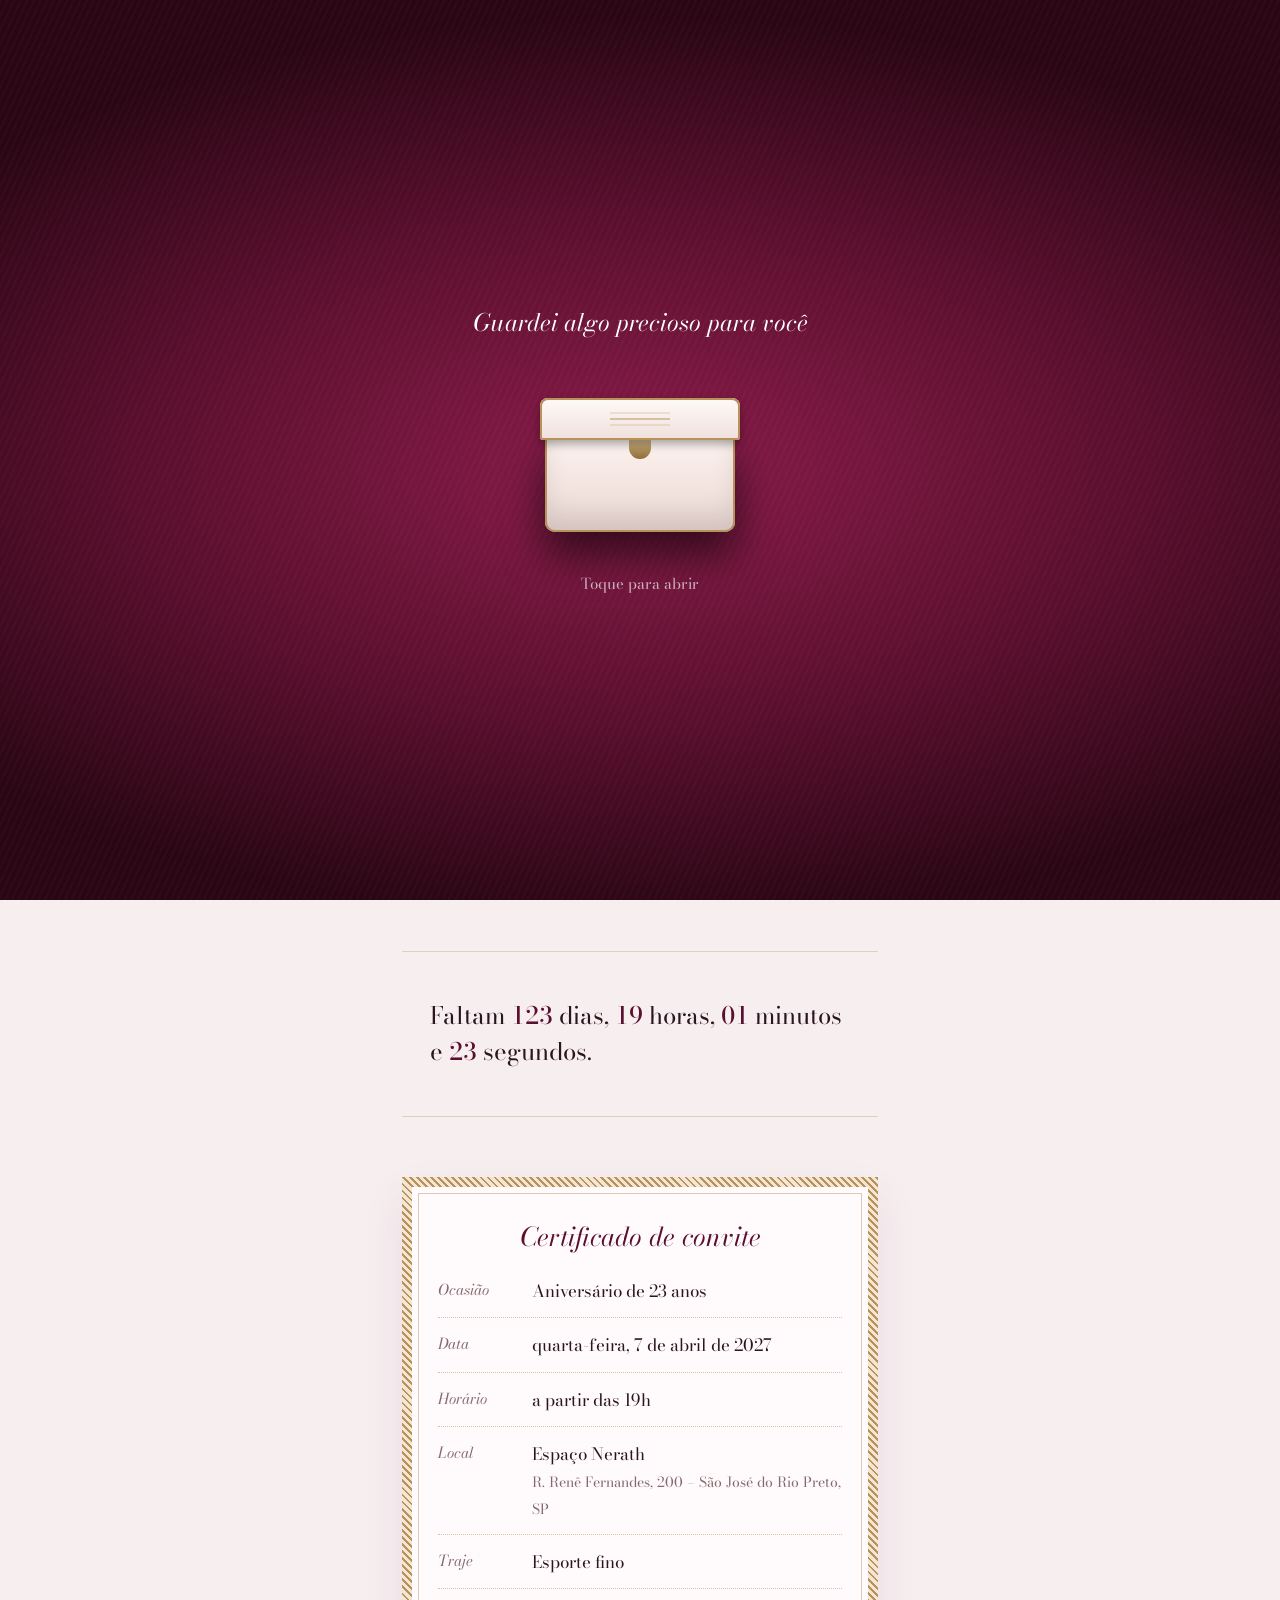
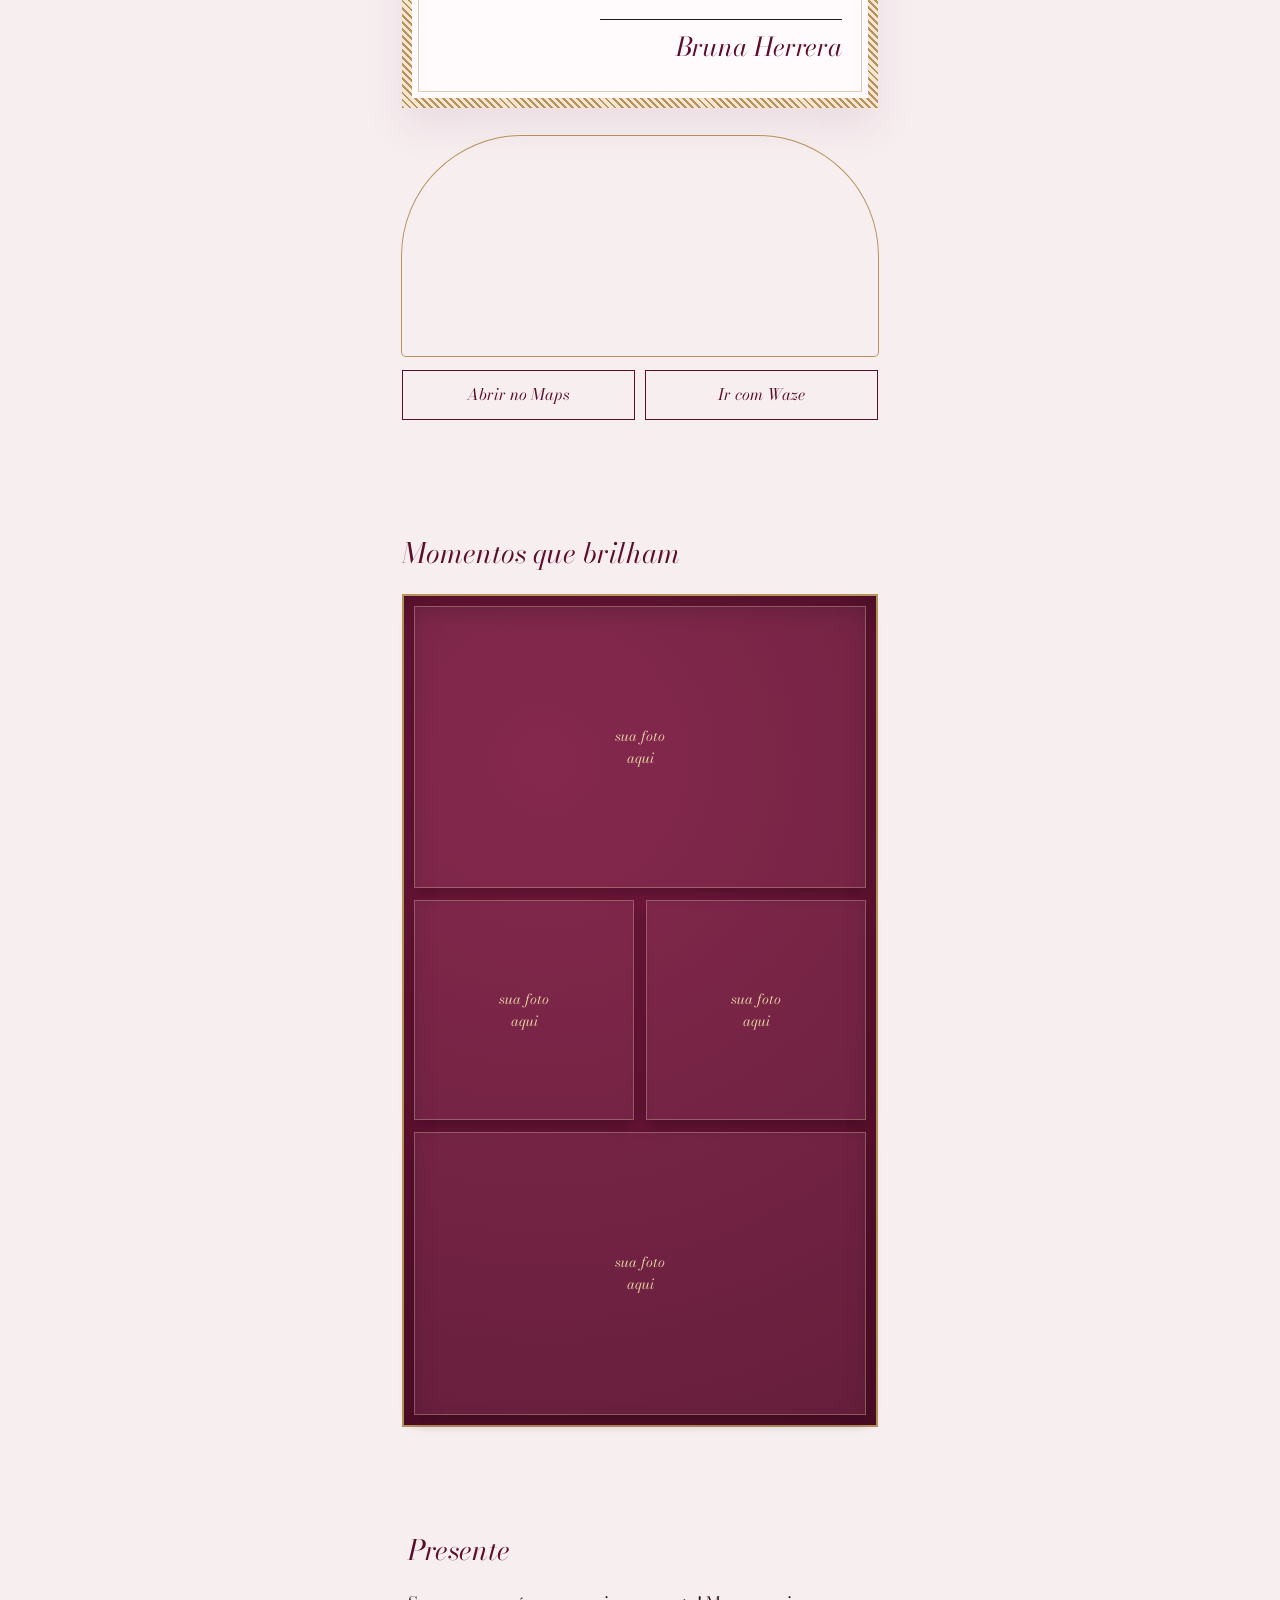
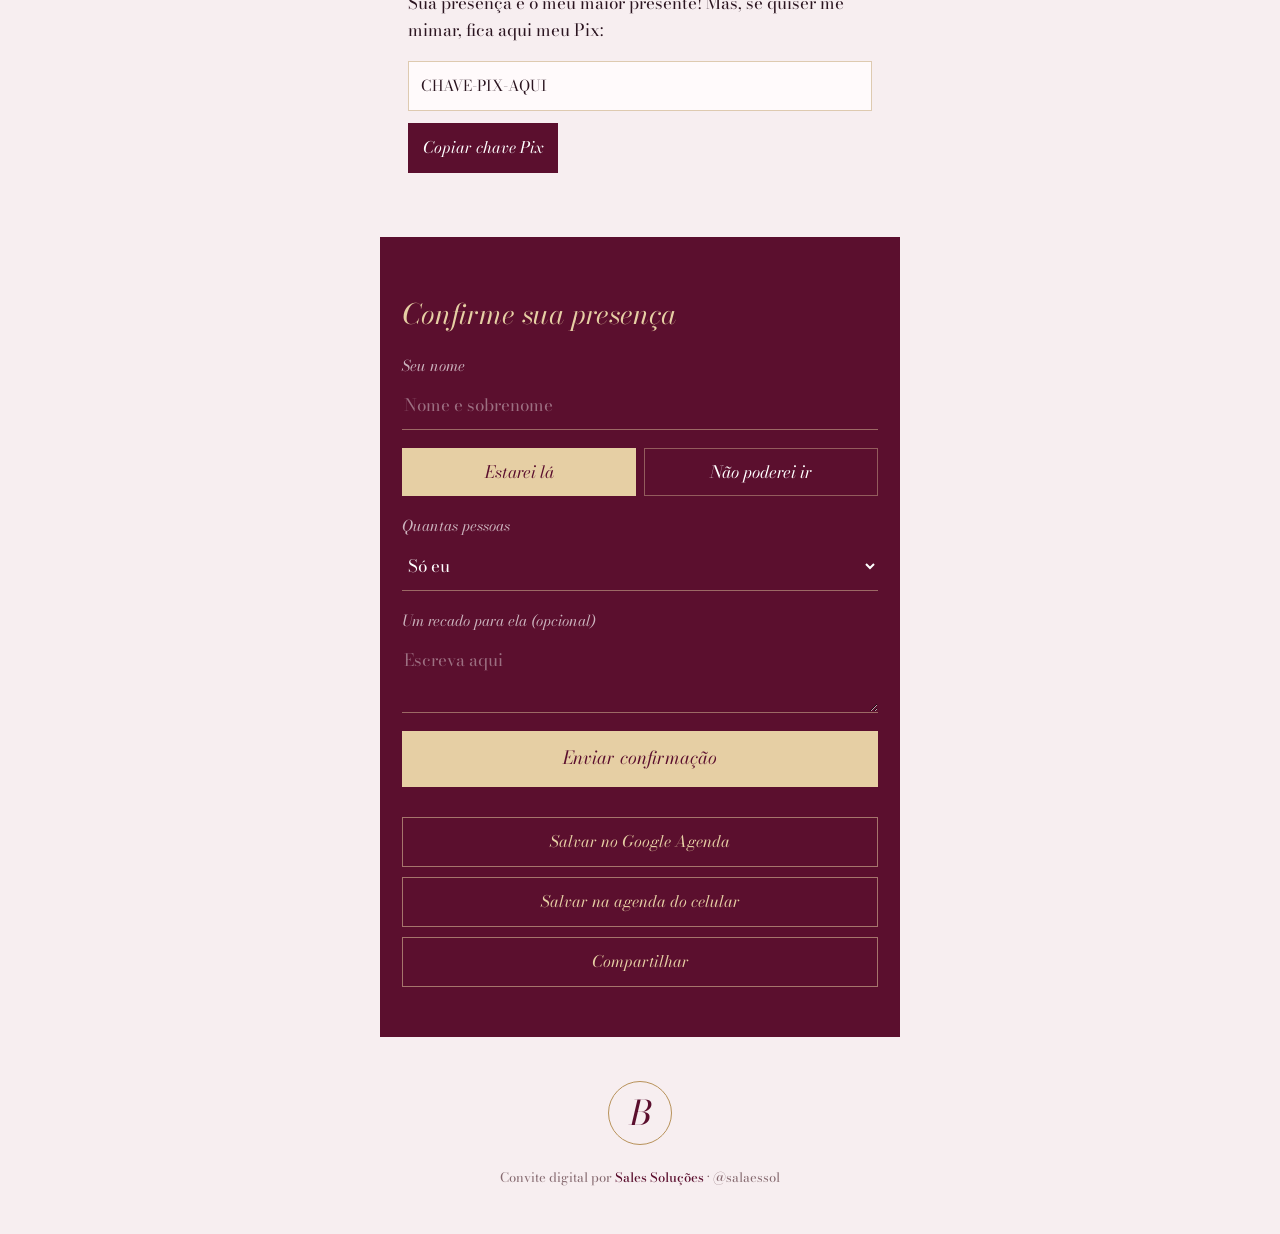
<file: modelo-6-joalheria/index.html>
<!DOCTYPE html>
<html lang="pt-BR">
<head>
  <meta charset="UTF-8">
  <meta name="viewport" content="width=device-width, initial-scale=1.0, viewport-fit=cover">
  <meta name="theme-color" content="#f7eef0">
  <title>Bruna 23 anos | Você está convidado(a)!</title>
  <meta name="description" content="Uma joia de convite: aniversário de 23 anos da Bruna. Toque para abrir.">
  <!-- Prévia no WhatsApp: depois de subir, troque "capa.jpg" pelo link completo -->
  <meta property="og:type" content="website">
  <meta property="og:title" content="Bruna 23 anos 💎 Uma joia de convite pra você">
  <meta property="og:description" content="Abra o porta-joias e confirme sua presença.">
  <meta property="og:image" content="capa.jpg">
  <link rel="preconnect" href="https://fonts.googleapis.com">
  <link rel="preconnect" href="https://fonts.gstatic.com" crossorigin>
  <link href="https://fonts.googleapis.com/css2?family=Bodoni+Moda:ital,opsz,wght@0,6..96,400;0,6..96,500;1,6..96,400;1,6..96,500&display=swap" rel="stylesheet">
  <link rel="stylesheet" href="style.css">
</head>
<body>

  <!-- ===== ABERTURA: PORTA-JOIAS ===== -->
  <div id="abertura" class="abertura">
    <div class="ab-conteudo">
      <p class="ab-pre">Guardei algo precioso para você</p>
      <button class="caixa" id="caixa" aria-label="Abrir o porta-joias">
        <span class="luz"></span>
        <span class="tampa"></span>
        <span class="corpo"><b class="fecho"></b></span>
      </button>
      <p class="ab-dica">Toque para abrir</p>
    </div>
    <div class="flash" aria-hidden="true"></div>
  </div>

  <main class="convite">

    <!-- HERO: VITRINE -->
    <section class="vitrine">
      <div class="oval">
        <video id="joia" src="midia/coroa.mp4" poster="midia/coroa.jpg" muted playsinline preload="auto" aria-hidden="true"></video>
      </div>
      <h1 class="nome" data-c="primeiroNome">Bruna</h1>
      <p class="anos">vinte e três anos</p>
      <p class="quando"><span data-c="semana"></span>, <span data-c="dataCompleta"></span>, às <span data-c="hora"></span></p>
    </section>

    <!-- MENSAGEM -->
    <section class="carta">
      <p class="mensagem" data-c="mensagem"></p>
      <p class="assina"><span data-c="primeiroNome"></span></p>
    </section>

    <!-- CONTAGEM EM FRASE -->
    <section class="faltam" data-cd-box>
      <p>Faltam <b data-cd="d">00</b> dias, <b data-cd="h">00</b> horas, <b data-cd="m">00</b> minutos e <b data-cd="s">00</b> segundos.</p>
      <p class="chegou-txt" data-cd-fim hidden>É hoje.</p>
    </section>

    <!-- CERTIFICADO -->
    <section class="cert-sec">
      <div class="certificado">
        <h2>Certificado de convite</h2>
        <dl>
          <div><dt>Ocasião</dt><dd>Aniversário de <span data-c="idade"></span> anos</dd></div>
          <div><dt>Data</dt><dd><span data-c="semana"></span>, <span data-c="dataCompleta"></span></dd></div>
          <div><dt>Horário</dt><dd>a partir das <span data-c="hora"></span></dd></div>
          <div><dt>Local</dt><dd><span data-c="localNome"></span><br><small data-c="localEndereco"></small></dd></div>
          <div data-se="traje"><dt>Traje</dt><dd data-c="traje"></dd></div>
        </dl>
        <p class="assinatura"><span data-c="nome"></span></p>
      </div>
      <div class="mapa" data-mapa></div>
      <div class="botoes">
        <a class="btn" data-maps>Abrir no Maps</a>
        <a class="btn" data-waze>Ir com Waze</a>
      </div>
    </section>

    <!-- GALERIA: ESTOJO -->
    <section class="estojo-sec" data-se="fotos">
      <h2>Momentos que brilham</h2>
      <div class="estojo" data-galeria></div>
    </section>

    <!-- PRESENTE -->
    <section class="presente" data-se="presentes">
      <h2>Presente</h2>
      <p data-c="presentes"></p>
      <div data-se="pix">
        <code class="pix" data-c="pix"></code>
        <button class="btn btn-cheio" data-copiar-pix>Copiar chave Pix</button>
      </div>
    </section>

    <!-- RSVP -->
    <section class="rsvp" id="confirmar">
      <h2>Confirme sua presença</h2>
      <form class="form" data-rsvp>
        <label class="campo"><span>Seu nome</span><input name="nome" autocomplete="name" placeholder="Nome e sobrenome" required></label>
        <div class="escolha">
          <label><input type="radio" name="vai" value="sim" checked><span>Estarei lá</span></label>
          <label><input type="radio" name="vai" value="nao"><span>Não poderei ir</span></label>
        </div>
        <label class="campo" data-linha-acomp><span>Quantas pessoas</span><select name="acomp"></select></label>
        <label class="campo"><span>Um recado para ela (opcional)</span><textarea name="recado" rows="2" placeholder="Escreva aqui"></textarea></label>
        <button class="btn btn-claro grande" type="submit">Enviar confirmação</button>
      </form>
      <div class="botoes">
        <a class="btn btn-linha-clara" data-agenda="google">Salvar no Google Agenda</a>
        <button class="btn btn-linha-clara" data-agenda="ics" type="button">Salvar na agenda do celular</button>
        <button class="btn btn-linha-clara" data-share type="button">Compartilhar</button>
      </div>
    </section>

    <footer class="rodape">
      <p class="mono" data-c="inicial">B</p>
      <small>Convite digital por <b>Sales Soluções</b> · @salaessol</small>
    </footer>
  </main>

  <script src="config.js"></script>
  <script src="app.js"></script>
  <script>
    (function () {
      const $ = (s) => document.querySelector(s);
      const ab = $('#abertura'), caixa = $('#caixa'), joia = $('#joia');
      const cores = ['#b8925a', '#e6cfa4', '#7d1a42', '#ffffff'];
      caixa.addEventListener('click', () => {
        if (caixa.classList.contains('aberta')) return;
        caixa.classList.add('aberta');
        joia.play().then(() => joia.pause()).catch(() => {}); // libera o vídeo no toque (iPhone)
        const r = caixa.getBoundingClientRect();
        setTimeout(() => festa.brilhos({ x: r.left + r.width / 2, y: r.top + 30, qtd: 40, cores }), 500);
        setTimeout(() => ab.classList.add('clarao'), 1500);
        setTimeout(() => {
          abrirConvite();
          joia.currentTime = 0;
          joia.play().catch(() => {});
          festa.brilhos({ qtd: 40, cores });
        }, 2000);
      });
      // a coroa termina parada no nome
      joia.addEventListener('ended', () => joia.classList.add('parada'));
    })();
  </script>
</body>
</html>
</file>
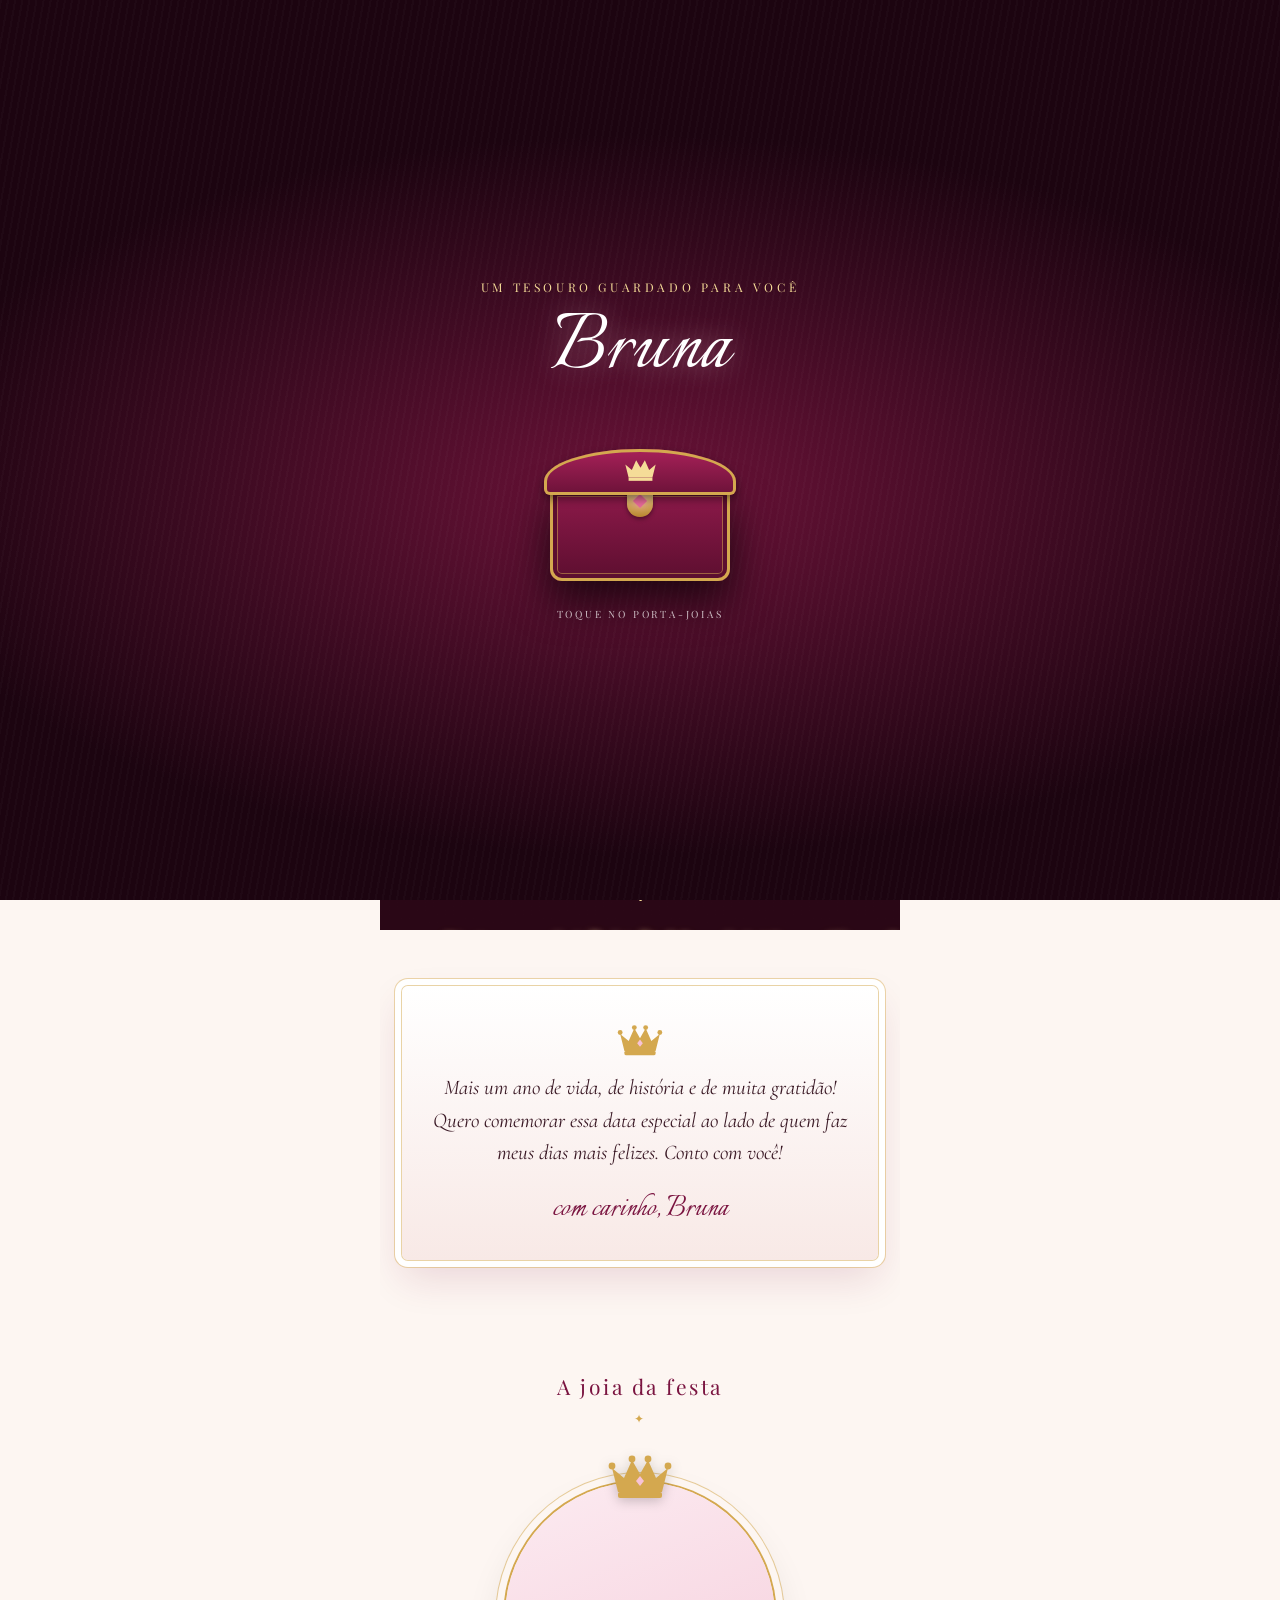
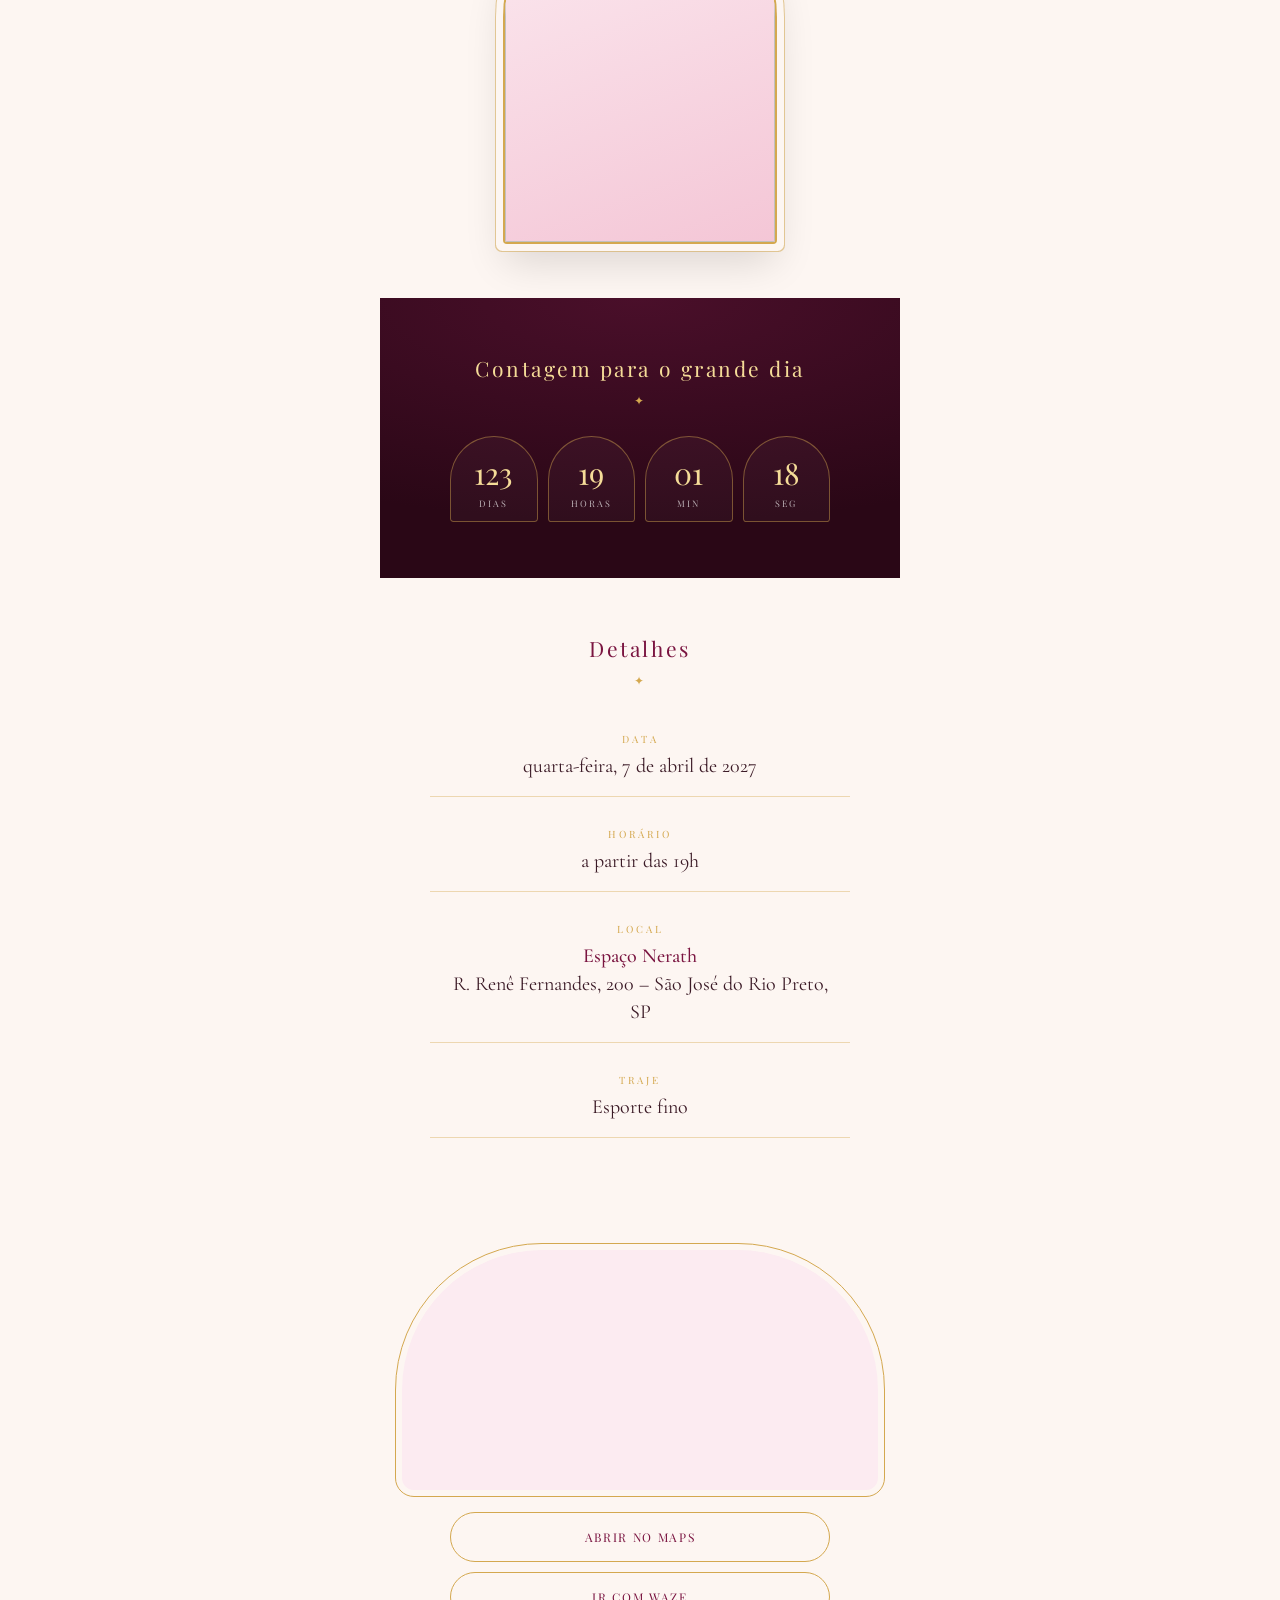
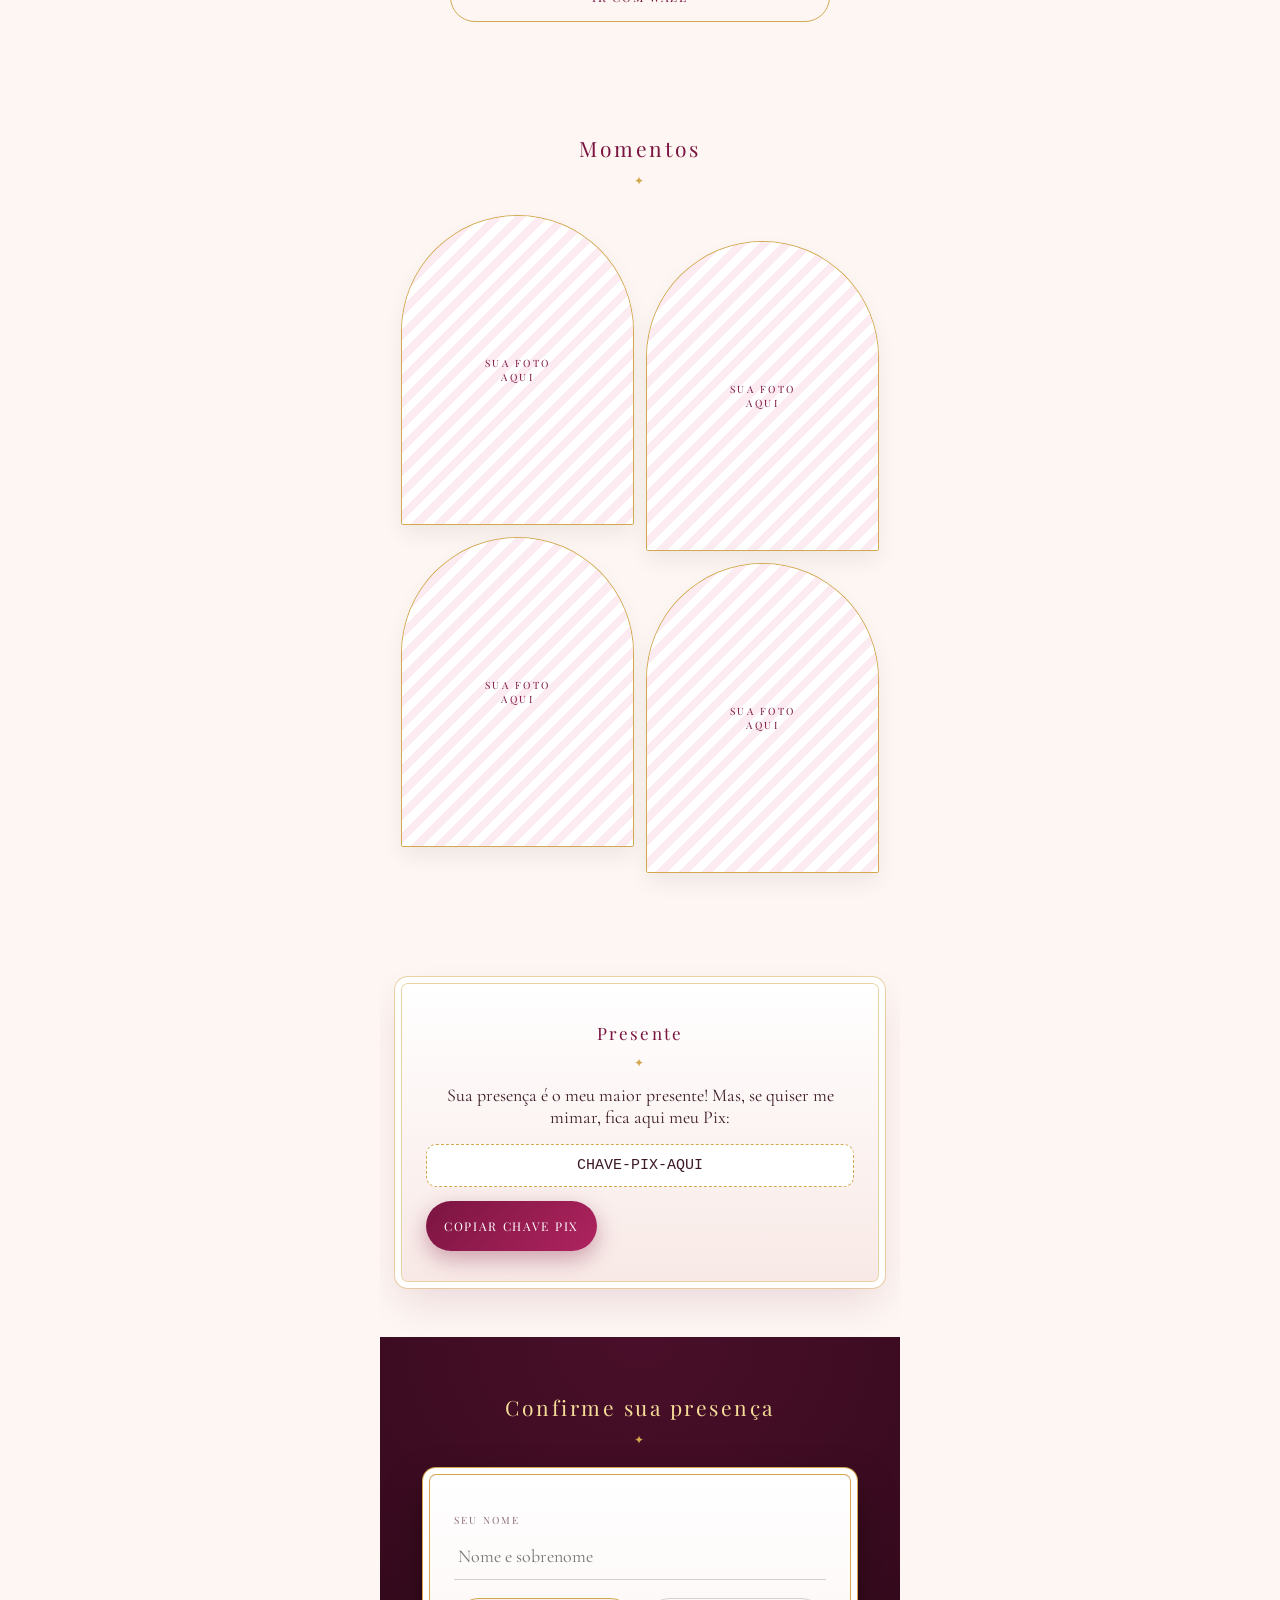
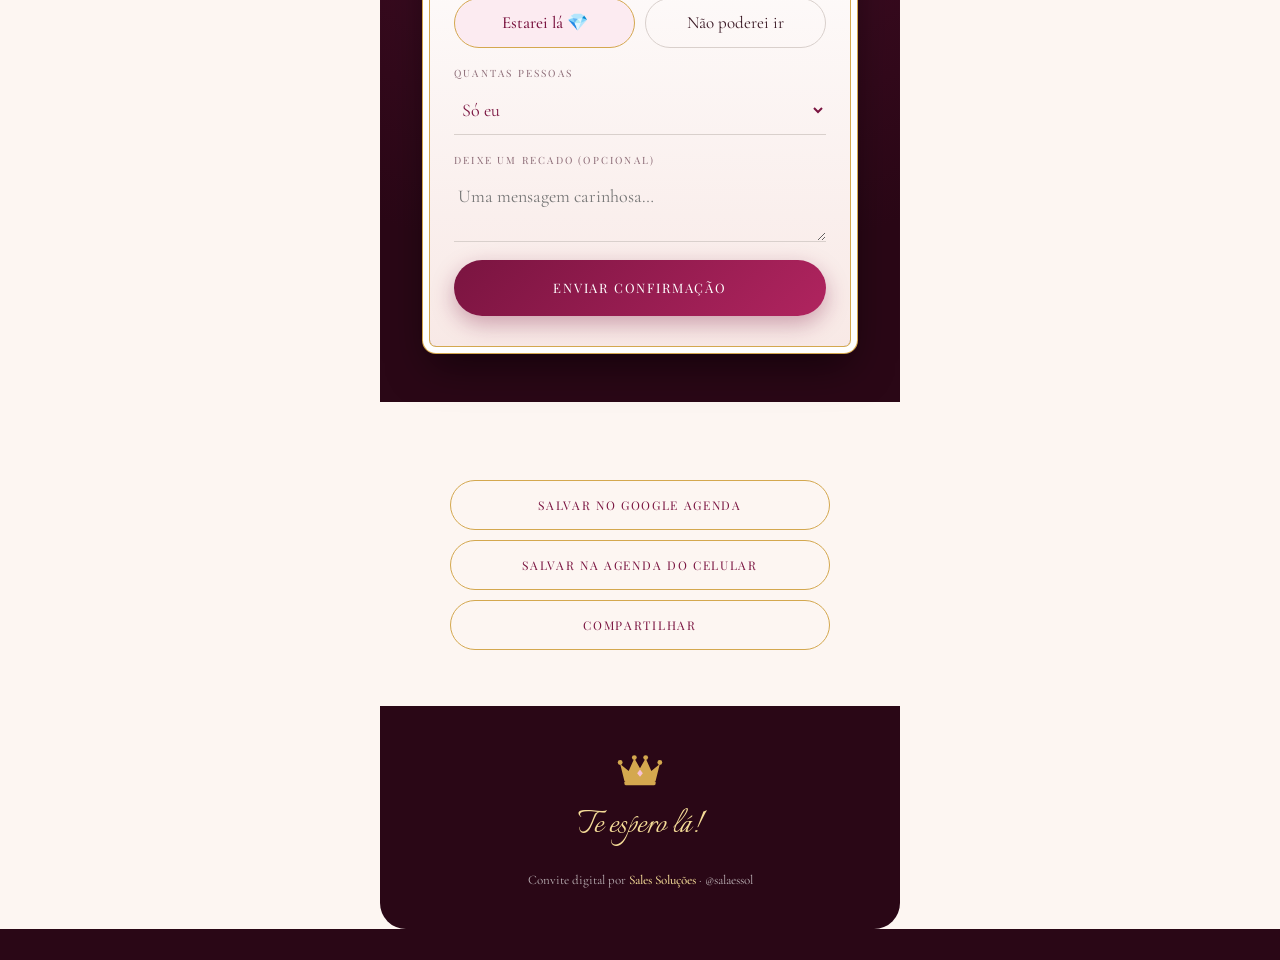
<file: modelo-6-porta-joias/index.html>
<!DOCTYPE html>
<html lang="pt-BR">
<head>
  <meta charset="UTF-8">
  <meta name="viewport" content="width=device-width, initial-scale=1.0, viewport-fit=cover">
  <meta name="theme-color" content="#2a0716">
  <title>Bruna 23 anos | Você está convidado(a)!</title>
  <meta name="description" content="Você está convidado(a) para o aniversário de 23 anos da Bruna! Toque para abrir.">
  <!-- Prévia no WhatsApp: depois de subir, troque "capa.jpg" pelo link completo (ex: https://seusite.com/capa.jpg) -->
  <meta property="og:type" content="website">
  <meta property="og:title" content="Bruna 23 anos 💎 Um tesouro de convite pra você!">
  <meta property="og:description" content="Toque para abrir o convite e confirmar sua presença.">
  <meta property="og:image" content="capa.jpg">
  <link rel="preconnect" href="https://fonts.googleapis.com">
  <link rel="preconnect" href="https://fonts.gstatic.com" crossorigin>
  <link href="https://fonts.googleapis.com/css2?family=Playfair+Display:wght@400;600&family=Italianno&family=Cormorant+Garamond:ital,wght@0,400;0,500;1,400&display=swap" rel="stylesheet">
  <link rel="stylesheet" href="style.css">
</head>
<body>

  <svg width="0" height="0" style="position:absolute" aria-hidden="true">
    <symbol id="icone" viewBox="0 0 64 48"><path d="M4 14l12 10 8-18 8 14 8-14 8 18 12-10-6 24H10z" fill="currentColor"/><rect x="10" y="38" width="44" height="6" rx="2" fill="currentColor"/><circle cx="4" cy="12" r="3.4" fill="currentColor"/><circle cx="24" cy="5" r="3.4" fill="currentColor"/><circle cx="40" cy="5" r="3.4" fill="currentColor"/><circle cx="60" cy="12" r="3.4" fill="currentColor"/><path d="M32 22l4 5-4 5-4-5z" fill="#f7c3d6"/></symbol>
  </svg>

  <!-- ===== ABERTURA ===== -->
  <div id="abertura" class="abertura">
    <div class="veludo" aria-hidden="true"></div>
    <div class="ab-conteudo">
      <p class="ab-pre surge" style="animation-delay:.3s">Um tesouro guardado para você</p>
      <p class="ab-nome surge" style="animation-delay:.9s" data-c="primeiroNome">Bruna</p>
      <button class="caixa surge" id="caixa" style="animation-delay:1.5s" aria-label="Abrir o porta-joias">
        <span class="luz"></span>
        <span class="tampa"><i></i></span>
        <span class="corpo"><b class="fecho"></b></span>
      </button>
      <p class="ab-dica surge" style="animation-delay:2.1s">Toque no porta-joias</p>
    </div>
    <video class="cena-video" src="midia/coroa.mp4" muted playsinline preload="auto" aria-hidden="true"></video>
    <div class="faixa-cine topo" aria-hidden="true"></div>
    <div class="faixa-cine baixo" aria-hidden="true"></div>
    <div class="flash" aria-hidden="true"></div>
    <button class="pular" id="pular" hidden>Pular ›</button>
  </div>

  <main class="convite">

    <!-- HERO -->
    <section class="hero">
      <div class="cenario holofote" aria-hidden="true"></div>
      <div class="hero-veu" aria-hidden="true"></div>
      <div class="particulas" data-tipo="poeira" aria-hidden="true"></div>
      <div class="hero-txt">
        <svg class="hero-icone reveal"><use href="#icone"/></svg>
        <p class="hero-pre reveal">Um tesouro de convite para o</p>
        <p class="hero-baile reveal">Aniversário de</p>
        <h1 class="hero-nome reveal" data-c="primeiroNome">Bruna</h1>
        <div class="hero-idade reveal"><span class="linha"></span><b data-c="idade">23</b> anos<span class="linha"></span></div>
        <div class="data-real reveal">
          <span data-c="semana"></span>
          <div><b data-c="dia"></b><small data-c="mes"></small></div>
          <span data-c="hora"></span>
        </div>
      </div>
      <a class="rolar" href="#mensagem" aria-label="Rolar para baixo">⌄</a>
    </section>

    <!-- MENSAGEM -->
    <section class="bloco" id="mensagem">
      <div class="pergaminho reveal">
        <svg class="mini-icone"><use href="#icone"/></svg>
        <p class="mensagem" data-c="mensagem"></p>
        <p class="assinatura">com carinho, <span data-c="primeiroNome"></span></p>
      </div>
    </section>

    <!-- FOTO -->
    <section class="bloco centro">
      <h2 class="titulo reveal">A joia da festa</h2>
      <div class="moldura reveal">
        <svg class="moldura-icone"><use href="#icone"/></svg>
        <div class="arco">
          <img id="fotoCapa" alt="" hidden>
          <div class="arco-vazio"><span data-c="inicial">B</span><small>sua foto aqui</small></div>
        </div>
      </div>
    </section>

    <!-- CONTAGEM -->
    <section class="bloco noite">
      <h2 class="titulo claro reveal">Contagem para o grande dia</h2>
      <div class="contagem reveal" data-cd-box>
        <div><b data-cd="d">00</b><small>dias</small></div>
        <div><b data-cd="h">00</b><small>horas</small></div>
        <div><b data-cd="m">00</b><small>min</small></div>
        <div><b data-cd="s">00</b><small>seg</small></div>
      </div>
      <p class="chegou-txt" data-cd-fim hidden>O grande dia chegou!</p>
    </section>

    <!-- DETALHES -->
    <section class="bloco">
      <h2 class="titulo reveal">Detalhes</h2>
      <dl class="detalhes">
        <div class="reveal"><dt>Data</dt><dd><span data-c="semana"></span>, <span data-c="dataCompleta"></span></dd></div>
        <div class="reveal"><dt>Horário</dt><dd>a partir das <span data-c="hora"></span></dd></div>
        <div class="reveal"><dt>Local</dt><dd><b data-c="localNome"></b><br><span data-c="localEndereco"></span></dd></div>
        <div class="reveal" data-se="traje"><dt>Traje</dt><dd data-c="traje"></dd></div>
      </dl>
    </section>

    <!-- MAPA -->
    <section class="bloco">
      <div class="mapa reveal" data-mapa></div>
      <div class="botoes reveal">
        <a class="btn" data-maps>Abrir no Maps</a>
        <a class="btn" data-waze>Ir com Waze</a>
      </div>
    </section>

    <!-- GALERIA -->
    <section class="bloco" data-se="fotos">
      <h2 class="titulo reveal">Momentos</h2>
      <div class="galeria reveal" data-galeria></div>
    </section>

    <!-- PRESENTES -->
    <section class="bloco" data-se="presentes">
      <div class="pergaminho reveal">
        <h2 class="titulo pequeno">Presente</h2>
        <p data-c="presentes"></p>
        <div data-se="pix">
          <code class="pix" data-c="pix"></code>
          <button class="btn btn-cheio" data-copiar-pix>Copiar chave Pix</button>
        </div>
      </div>
    </section>

    <!-- RSVP -->
    <section class="bloco noite" id="confirmar">
      <h2 class="titulo claro reveal">Confirme sua presença</h2>
      <form class="pergaminho form reveal" data-rsvp>
        <label class="campo"><span>Seu nome</span><input name="nome" autocomplete="name" placeholder="Nome e sobrenome" required></label>
        <div class="escolha">
          <label><input type="radio" name="vai" value="sim" checked><span>Estarei lá 💎</span></label>
          <label><input type="radio" name="vai" value="nao"><span>Não poderei ir</span></label>
        </div>
        <label class="campo" data-linha-acomp><span>Quantas pessoas</span><select name="acomp"></select></label>
        <label class="campo"><span>Deixe um recado (opcional)</span><textarea name="recado" rows="2" placeholder="Uma mensagem carinhosa…"></textarea></label>
        <button class="btn btn-cheio grande" type="submit">Enviar confirmação</button>
      </form>
    </section>

    <!-- AGENDA -->
    <section class="bloco">
      <div class="botoes reveal">
        <a class="btn" data-agenda="google">Salvar no Google Agenda</a>
        <button class="btn" data-agenda="ics">Salvar na agenda do celular</button>
        <button class="btn" data-share>Compartilhar</button>
      </div>
    </section>

    <footer class="rodape">
      <svg class="mini-icone"><use href="#icone"/></svg>
      <p>Te espero lá!</p>
      <small>Convite digital por <b>Sales Soluções</b> · @salaessol</small>
    </footer>
  </main>

  <script src="config.js"></script>
  <script src="app.js"></script>
  <script>
    (function () {
      const C = window.CONVITE;
      const $ = (s) => document.querySelector(s);
      const $$ = (s) => [...document.querySelectorAll(s)];
      const CORES = ["#d4a84f", "#f5dc98", "#f4c6d6", "#b0245f", "#ffffff"];
      if (C.fotos && C.fotos[0]) {
        const img = $('#fotoCapa');
        img.src = C.fotos[0]; img.alt = C.nome; img.hidden = false;
        $('.arco-vazio').remove();
      }

      /* partículas do topo */
      const P = $('.particulas');
      for (let i = 0; i < 28; i++) {
        const s = document.createElement('i');
        s.style.left = Math.random() * 100 + '%';
        s.style.setProperty('--y', (Math.random() * 70) + '%');
        s.style.setProperty('--t', (2 + Math.random() * 3).toFixed(1) + 'px');
        s.style.animationDelay = (-Math.random() * 9).toFixed(2) + 's';
        s.style.animationDuration = (3 + Math.random() * 7).toFixed(2) + 's';
        P.appendChild(s);
      }

      /* ===== sequência de cinema: abertura → vídeos → convite ===== */
      const ab = $('#abertura'), pular = $('#pular');
      const vids = $$('.cena-video');
      let seguiu = false, fim = false, trava;

      function final() {
        if (fim) return; fim = true;
        clearTimeout(trava);
        ab.classList.add('clarao');
        setTimeout(() => {
          vids.forEach((v) => v.pause());
          abrirConvite();
          const hv = $('.hero-video');
          if (hv) { hv.preload = 'auto'; hv.play().catch(() => {}); }
          festa.chuva({ duracao: 2600, densidade: 3, cores: CORES, formas: ['ret', 'circ'] }); festa.brilhos({ qtd: 50, cores: CORES });
        }, 650);
      }
      function tocar(i) {
        if (fim) return;
        if (i >= vids.length) return final();
        const v = vids[i];
        clearTimeout(trava);
        v.onended = () => tocar(i + 1);
        v.currentTime = 0;
        v.play().then(() => {
          v.classList.add('on');
          trava = setTimeout(() => tocar(i + 1), 10000);
        }).catch(() => tocar(i + 1));
      }
      window.seguir = function () {
        if (seguiu) return; seguiu = true;
        ab.classList.add('cinema');
        if (vids.length) pular.hidden = false;
        setTimeout(() => tocar(0), vids.length ? 500 : 0);
      };
      pular.addEventListener('click', final);

      /* ===== interação de abertura deste modelo ===== */
      $('#caixa').addEventListener('click', function () {
        if (this.classList.contains('aberta')) return;
        this.classList.add('aberta');
        const r = this.getBoundingClientRect();
        setTimeout(() => festa.brilhos({ x: r.left + r.width / 2, y: r.top + 20, qtd: 45, cores: CORES }), 500);
        setTimeout(seguir, 1700);
      });
    })();
  </script>
</body>
</html>
</file>
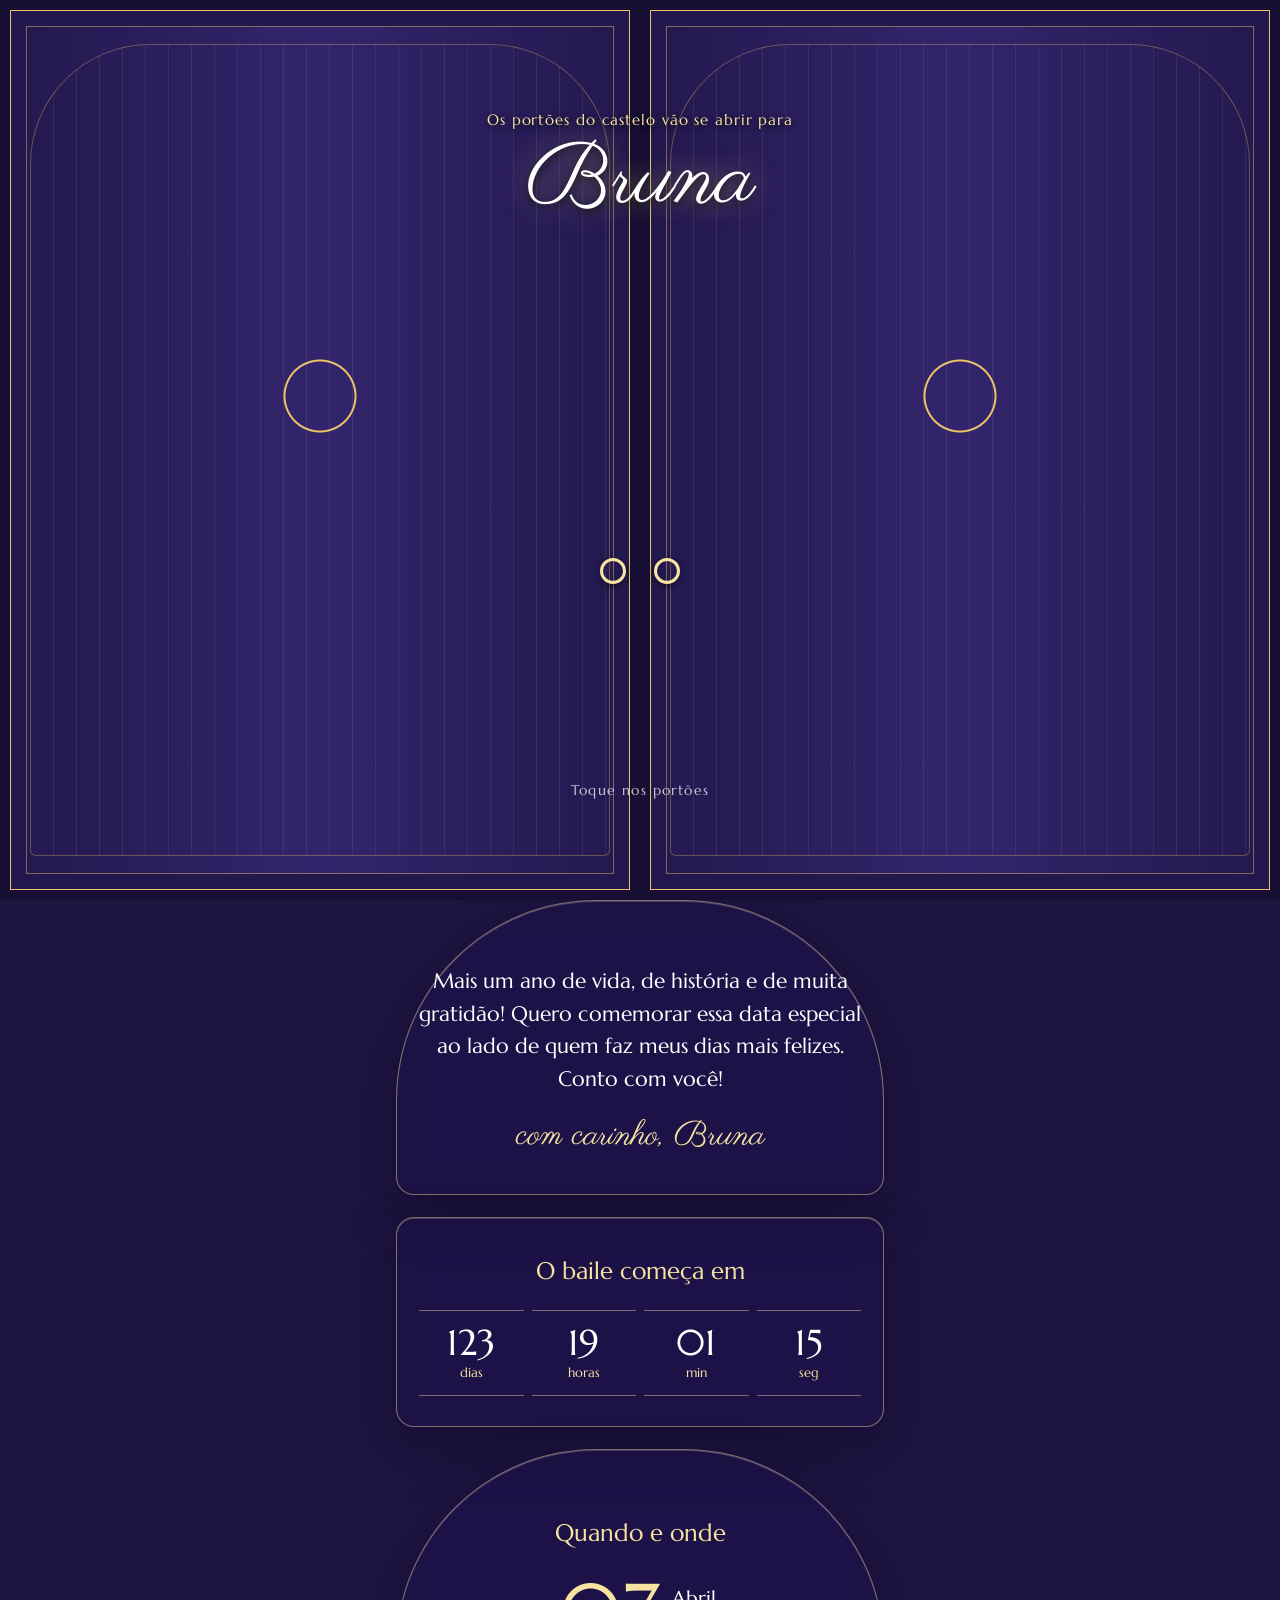
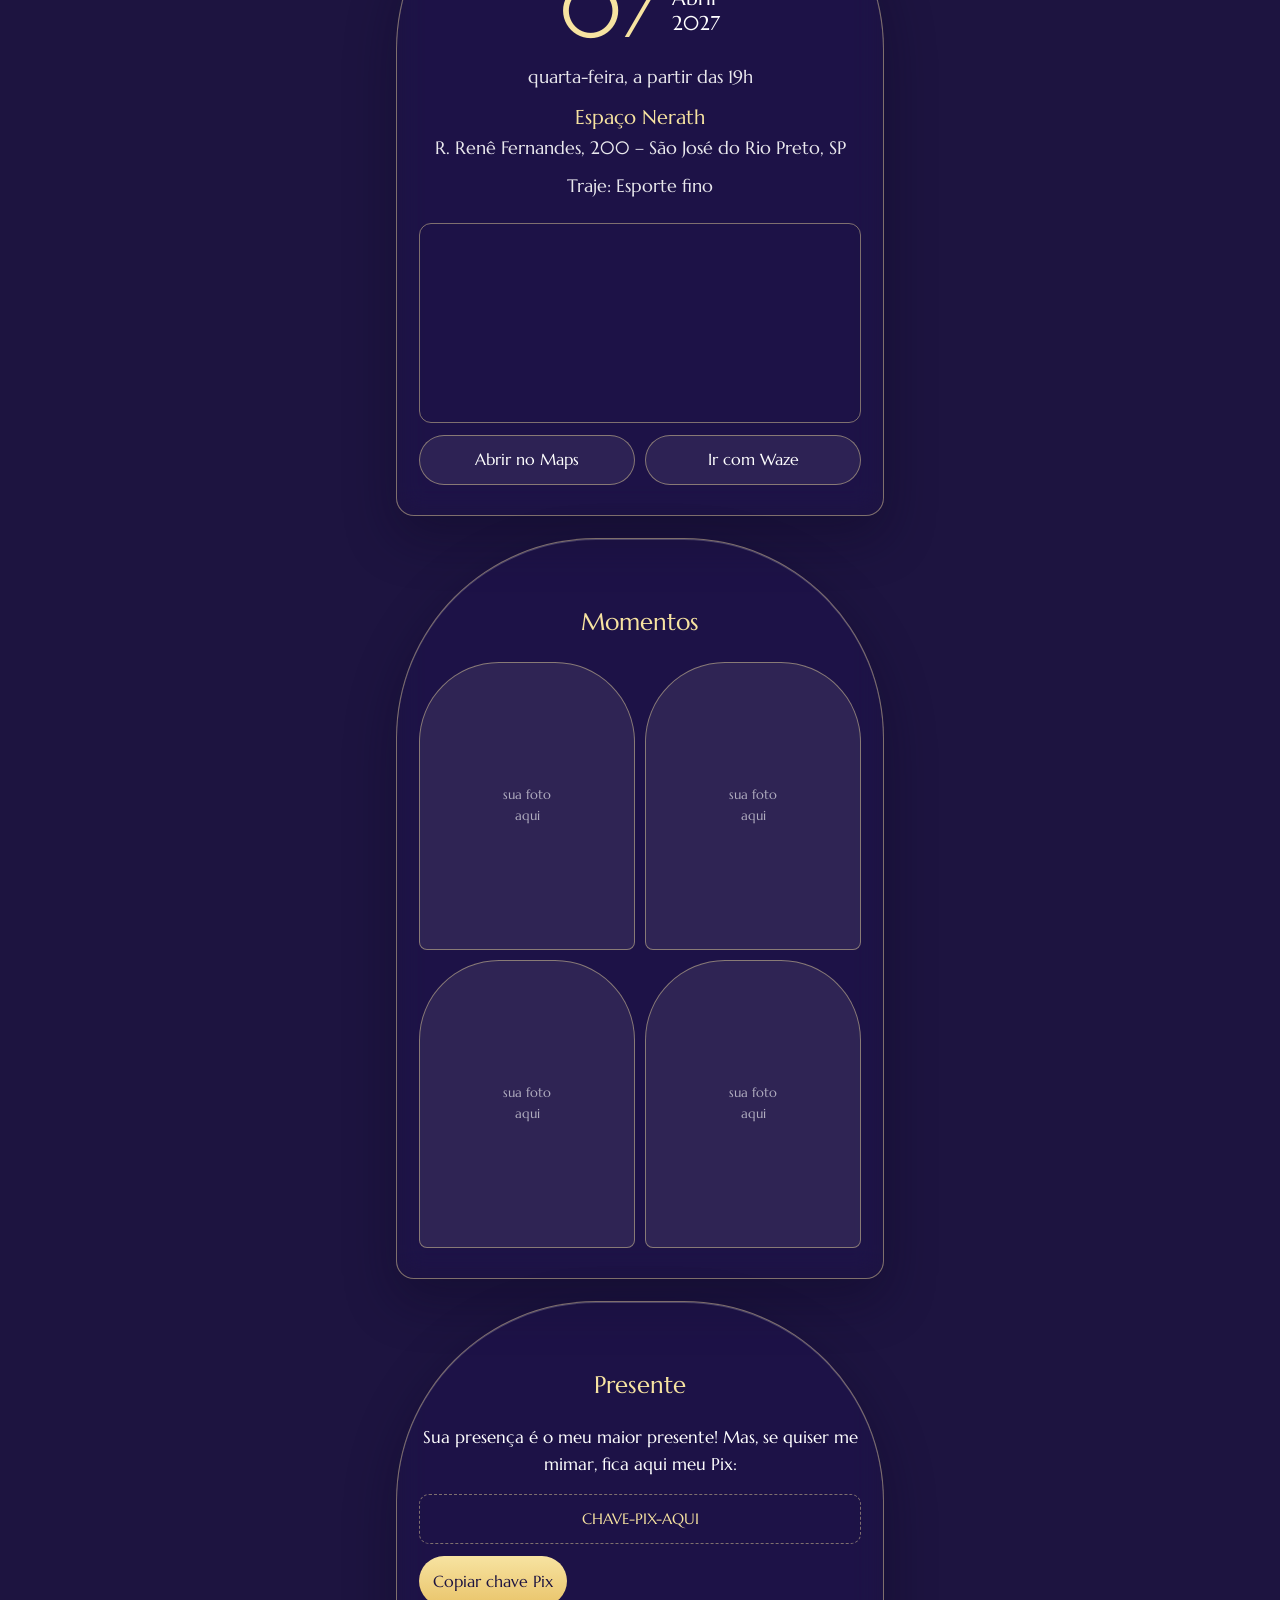
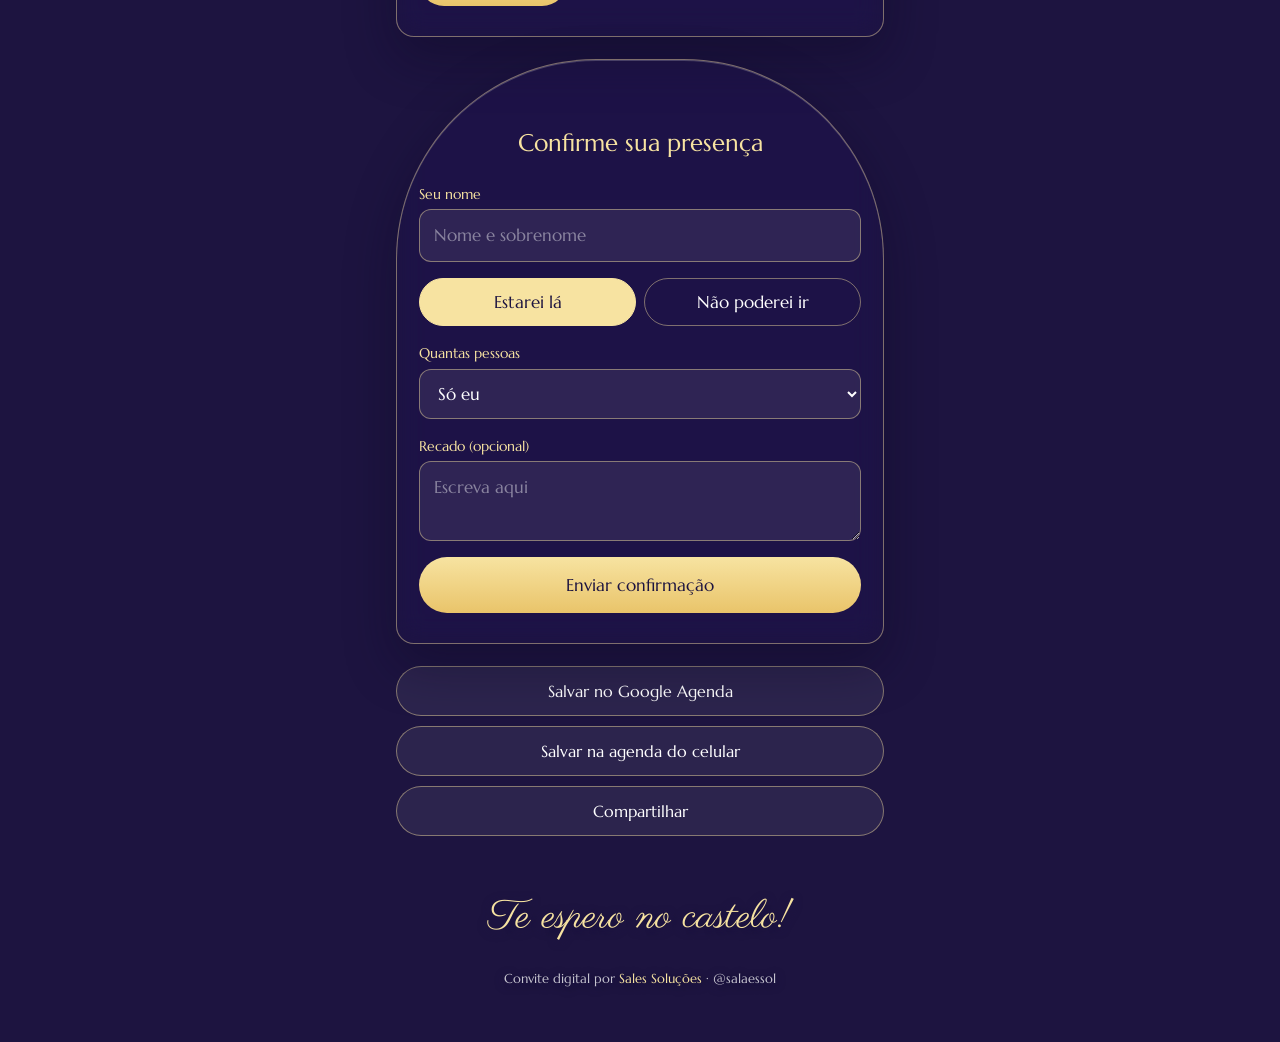
<file: modelo-7-castelo/index.html>
<!DOCTYPE html>
<html lang="pt-BR">
<head>
  <meta charset="UTF-8">
  <meta name="viewport" content="width=device-width, initial-scale=1.0, viewport-fit=cover">
  <meta name="theme-color" content="#1d1440">
  <title>Bruna 23 anos | Você está convidado(a)!</title>
  <meta name="description" content="Uma noite no castelo: aniversário de 23 anos da Bruna. Toque para abrir os portões.">
  <!-- Prévia no WhatsApp: depois de subir, troque "capa.jpg" pelo link completo -->
  <meta property="og:type" content="website">
  <meta property="og:title" content="Bruna 23 anos 🏰 Os portões do castelo vão se abrir!">
  <meta property="og:description" content="Toque para entrar no castelo e confirmar sua presença.">
  <meta property="og:image" content="capa.jpg">
  <link rel="preconnect" href="https://fonts.googleapis.com">
  <link rel="preconnect" href="https://fonts.gstatic.com" crossorigin>
  <link href="https://fonts.googleapis.com/css2?family=Marcellus&family=Parisienne&display=swap" rel="stylesheet">
  <link rel="stylesheet" href="style.css">
</head>
<body>

  <!-- ===== ABERTURA: PORTÕES ===== -->
  <div id="abertura" class="abertura">
    <div class="alem" aria-hidden="true"></div>
    <div class="portoes" id="portoes" role="button" tabindex="0" aria-label="Abrir os portões do castelo">
      <div class="porta esq"><span class="argola"></span></div>
      <div class="porta dir"><span class="argola"></span></div>
    </div>
    <div class="ab-texto">
      <p>Os portões do castelo vão se abrir para</p>
      <b data-c="primeiroNome">Bruna</b>
    </div>
    <p class="ab-dica">Toque nos portões</p>
    <video class="cena" id="cena" src="midia/princesa.mp4" muted playsinline preload="auto"></video>
    <div class="flash" aria-hidden="true"></div>
    <button class="pular" id="pular" hidden>Pular</button>
  </div>

  <!-- castelo com fogos ao fundo do convite inteiro -->
  <video class="fundo" id="fundo" src="midia/castelo.mp4" poster="midia/castelo.jpg" muted playsinline loop preload="none" aria-hidden="true"></video>
  <div class="fundo-veu" aria-hidden="true"></div>

  <main class="convite">

    <section class="abre">
      <p class="abre-pre">Você é convidado(a) de honra da</p>
      <h1><span>Noite no Castelo</span><b data-c="primeiroNome">Bruna</b></h1>
      <p class="abre-idade"><span data-c="idade"></span> anos</p>
      <a class="desce" href="#convite" aria-label="Ver o convite">⌄</a>
    </section>

    <section class="janela" id="convite">
      <p class="mensagem" data-c="mensagem"></p>
      <p class="assina">com carinho, <span data-c="primeiroNome"></span></p>
    </section>

    <section class="janela larga">
      <h2>O baile começa em</h2>
      <div class="contagem" data-cd-box>
        <div><b data-cd="d">00</b><small>dias</small></div>
        <div><b data-cd="h">00</b><small>horas</small></div>
        <div><b data-cd="m">00</b><small>min</small></div>
        <div><b data-cd="s">00</b><small>seg</small></div>
      </div>
      <p class="chegou-txt" data-cd-fim hidden>Os portões já estão abertos!</p>
    </section>

    <section class="janela">
      <h2>Quando e onde</h2>
      <div class="data-grande">
        <b data-c="dia"></b>
        <div><span data-c="mes"></span><span data-c="ano"></span></div>
      </div>
      <p class="linha-info"><span data-c="semana"></span>, a partir das <span data-c="hora"></span></p>
      <p class="linha-info"><strong data-c="localNome"></strong><br><span data-c="localEndereco"></span></p>
      <p class="linha-info" data-se="traje">Traje: <span data-c="traje"></span></p>
      <div class="mapa" data-mapa></div>
      <div class="botoes duas">
        <a class="btn" data-maps>Abrir no Maps</a>
        <a class="btn" data-waze>Ir com Waze</a>
      </div>
    </section>

    <section class="janela" data-se="fotos">
      <h2>Momentos</h2>
      <div class="galeria" data-galeria></div>
    </section>

    <section class="janela" data-se="presentes">
      <h2>Presente</h2>
      <p data-c="presentes"></p>
      <div data-se="pix">
        <code class="pix" data-c="pix"></code>
        <button class="btn btn-ouro" data-copiar-pix>Copiar chave Pix</button>
      </div>
    </section>

    <section class="janela" id="confirmar">
      <h2>Confirme sua presença</h2>
      <form class="form" data-rsvp>
        <label class="campo"><span>Seu nome</span><input name="nome" autocomplete="name" placeholder="Nome e sobrenome" required></label>
        <div class="escolha">
          <label><input type="radio" name="vai" value="sim" checked><span>Estarei lá</span></label>
          <label><input type="radio" name="vai" value="nao"><span>Não poderei ir</span></label>
        </div>
        <label class="campo" data-linha-acomp><span>Quantas pessoas</span><select name="acomp"></select></label>
        <label class="campo"><span>Recado (opcional)</span><textarea name="recado" rows="2" placeholder="Escreva aqui"></textarea></label>
        <button class="btn btn-ouro grande" type="submit">Enviar confirmação</button>
      </form>
    </section>

    <section class="acoes">
      <a class="btn" data-agenda="google">Salvar no Google Agenda</a>
      <button class="btn" data-agenda="ics" type="button">Salvar na agenda do celular</button>
      <button class="btn" data-share type="button">Compartilhar</button>
    </section>

    <footer class="rodape">
      <p>Te espero no castelo!</p>
      <small>Convite digital por <b>Sales Soluções</b> · @salaessol</small>
    </footer>
  </main>

  <script src="config.js"></script>
  <script src="app.js"></script>
  <script>
    (function () {
      const $ = (s) => document.querySelector(s);
      const ab = $('#abertura'), portoes = $('#portoes'), cena = $('#cena'), fundo = $('#fundo'), pular = $('#pular');
      const cores = ['#e9c46a', '#f7e3a1', '#f3a6b8', '#b9a6ff', '#ffffff'];
      let fim = false, trava;
      function final() {
        if (fim) return; fim = true;
        clearTimeout(trava);
        ab.classList.add('clarao');
        setTimeout(() => {
          cena.pause();
          abrirConvite();
          fundo.preload = 'auto';
          fundo.play().catch(() => {});
          festa.canhoes({ cores });
          setTimeout(() => festa.brilhos({ qtd: 60, cores }), 600);
        }, 600);
      }
      function abre() {
        if (portoes.classList.contains('abertos')) return;
        portoes.classList.add('abertos');
        ab.classList.add('abrindo');
        pular.hidden = false;
        cena.play().then(() => cena.pause()).catch(() => {}); // libera o vídeo no toque
        fundo.play().then(() => fundo.pause()).catch(() => {});
        setTimeout(() => {
          cena.currentTime = 0;
          cena.play().then(() => {
            ab.classList.add('filme');
            trava = setTimeout(final, 9500);
          }).catch(final);
        }, 1500);
      }
      cena.addEventListener('ended', final);
      portoes.addEventListener('click', abre);
      portoes.addEventListener('keydown', (e) => { if (e.key === 'Enter' || e.key === ' ') { e.preventDefault(); abre(); } });
      pular.addEventListener('click', final);
    })();
  </script>
</body>
</html>
</file>
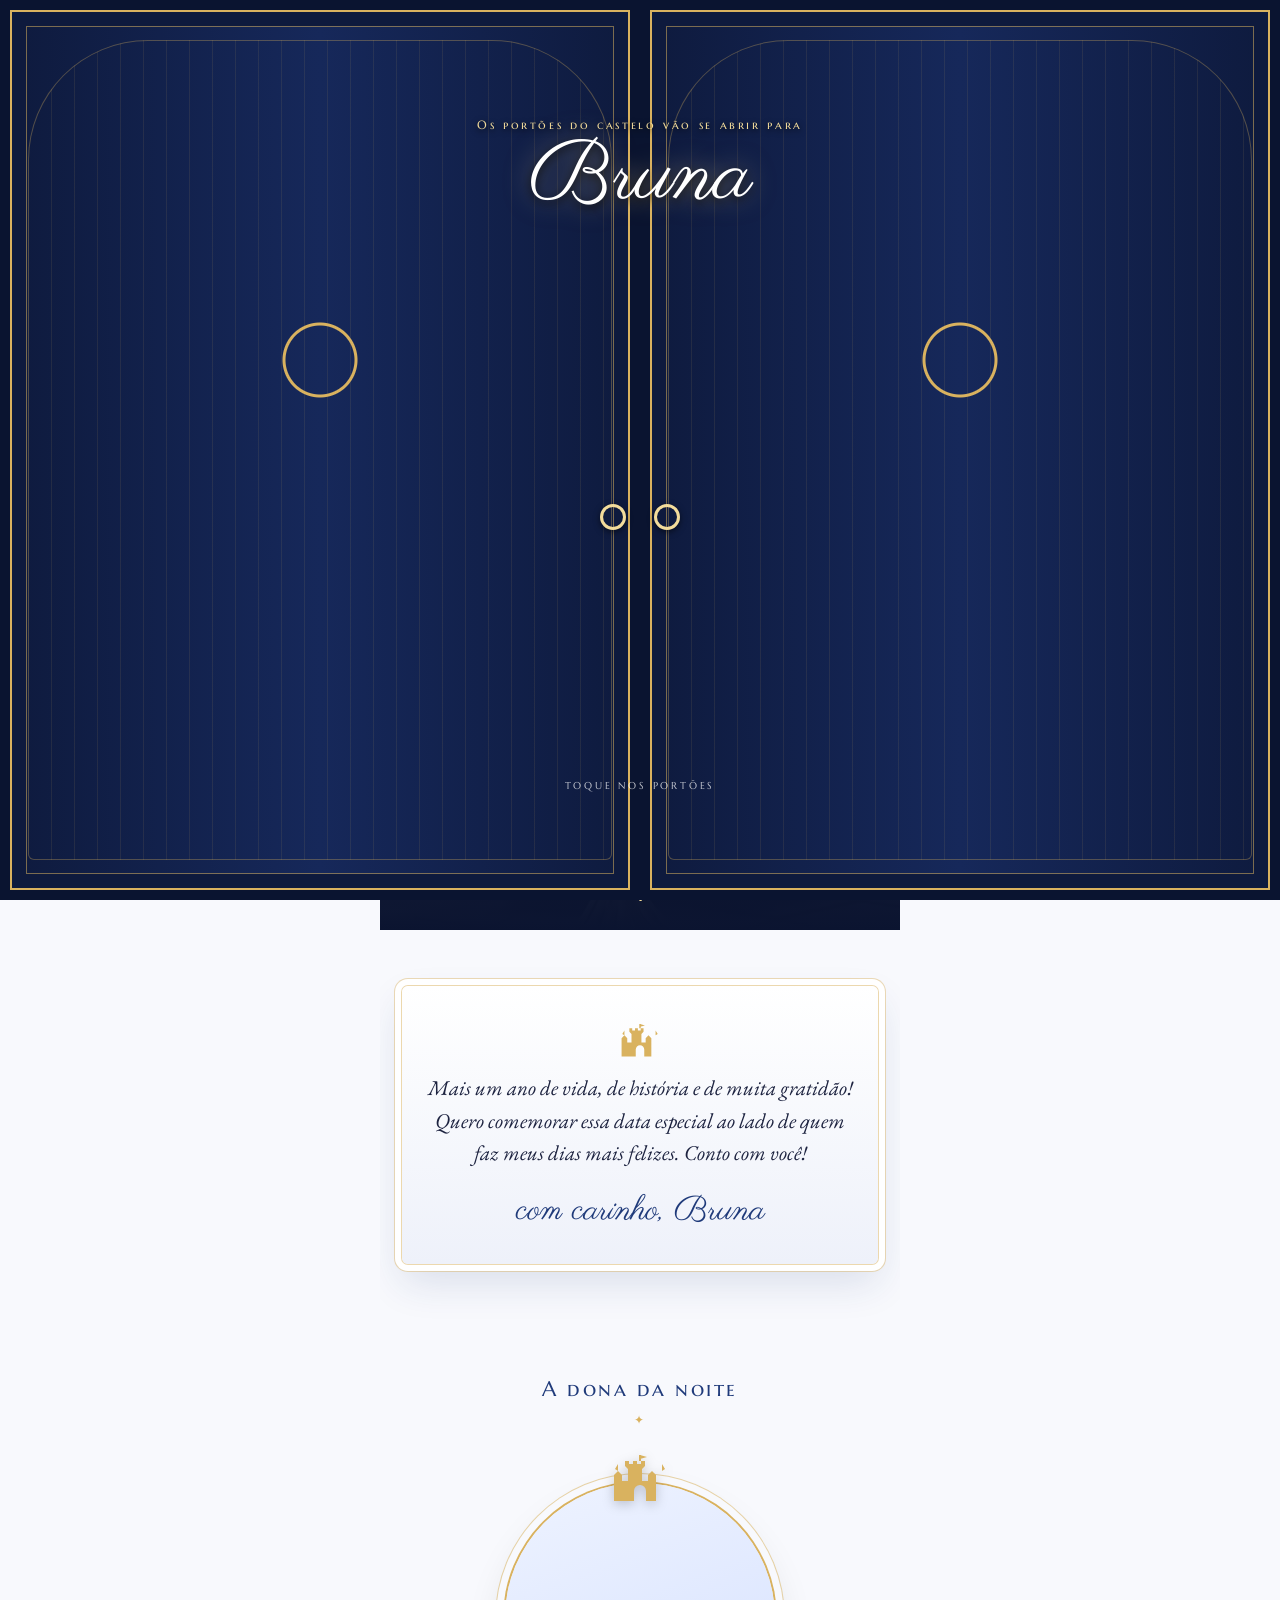
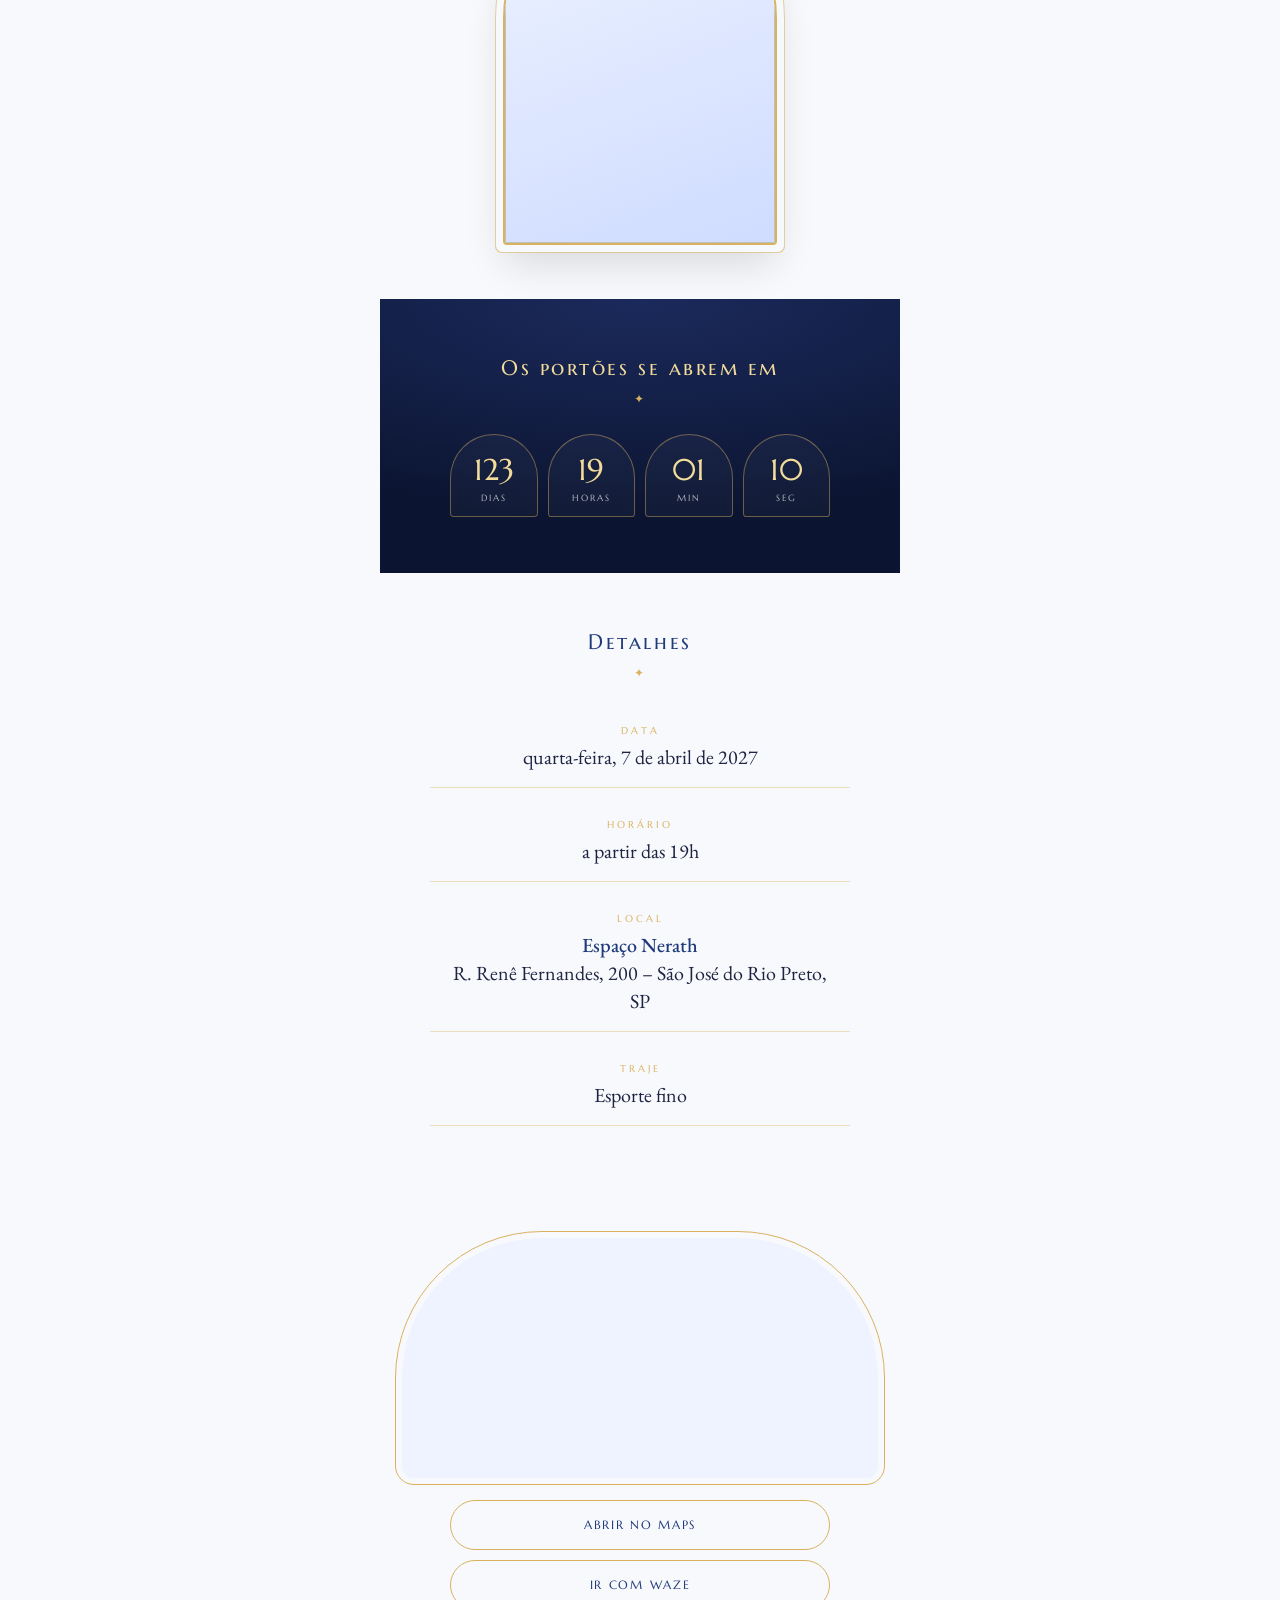
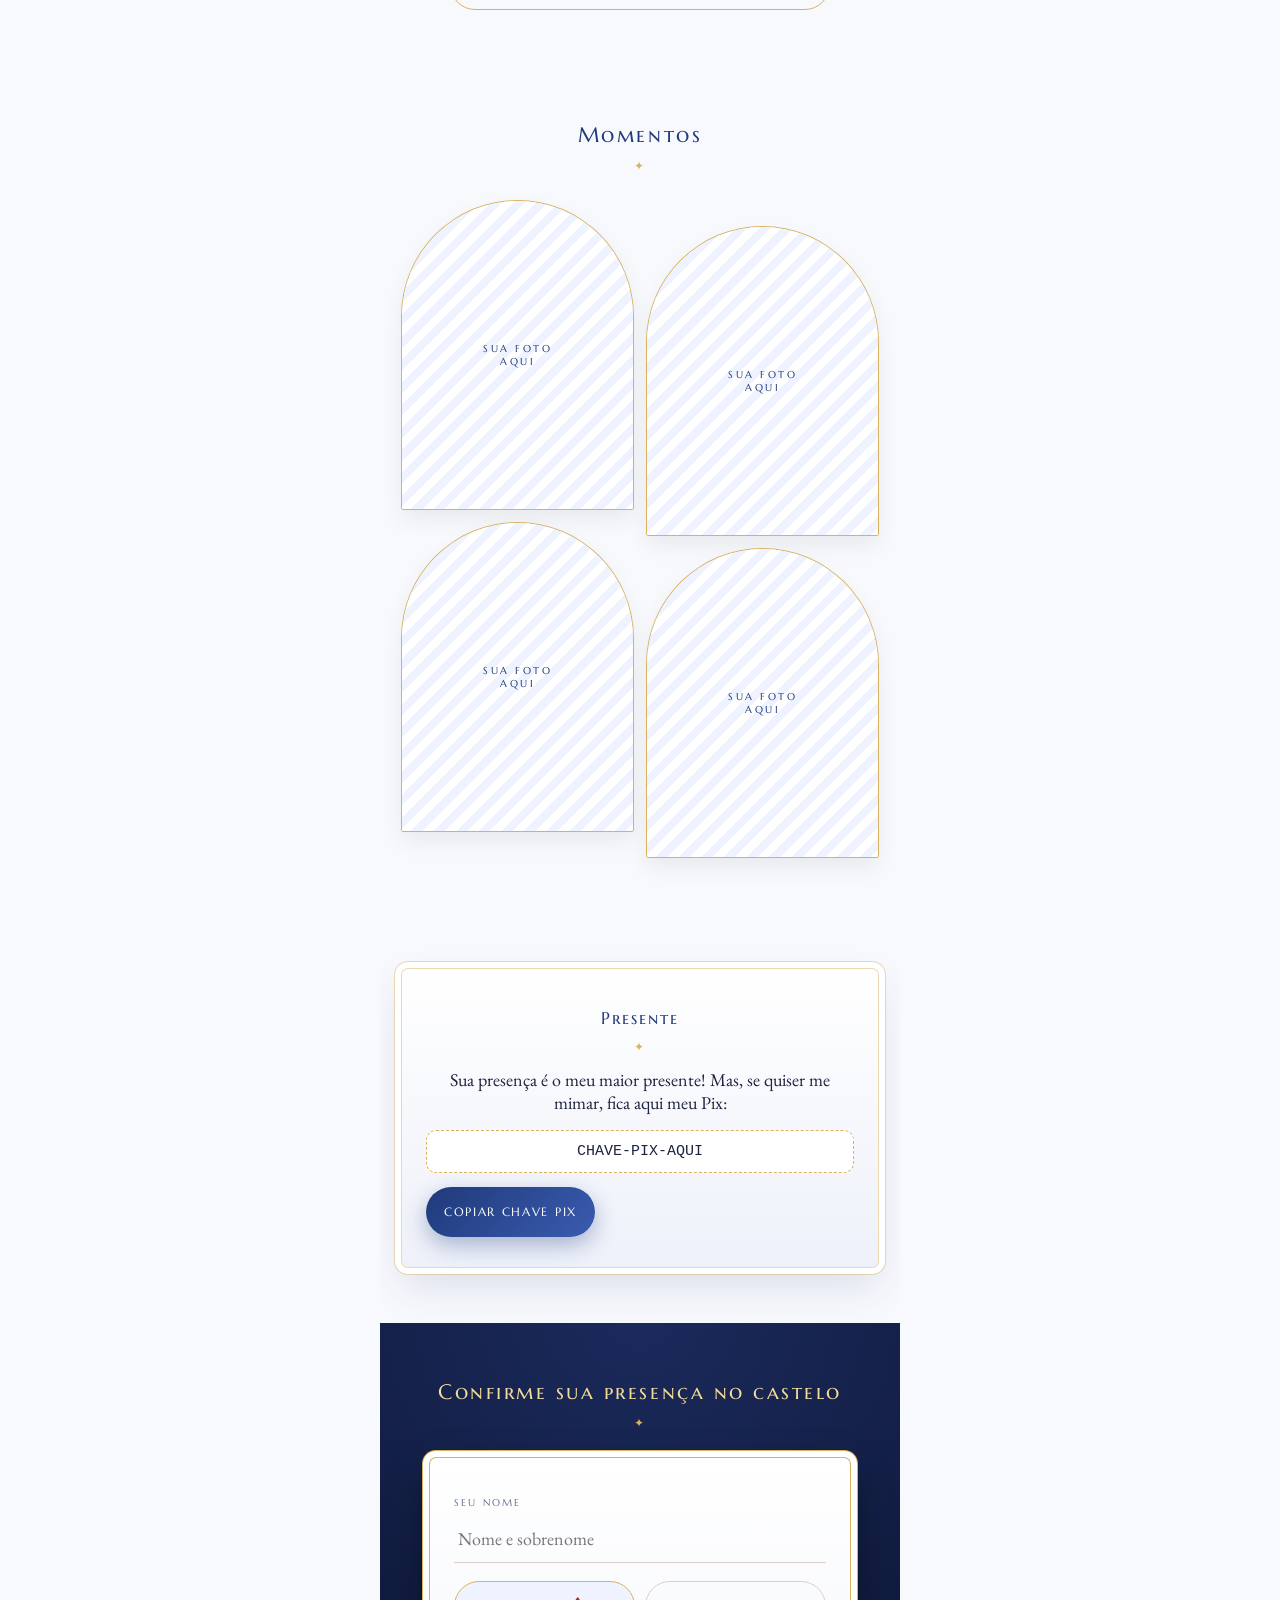
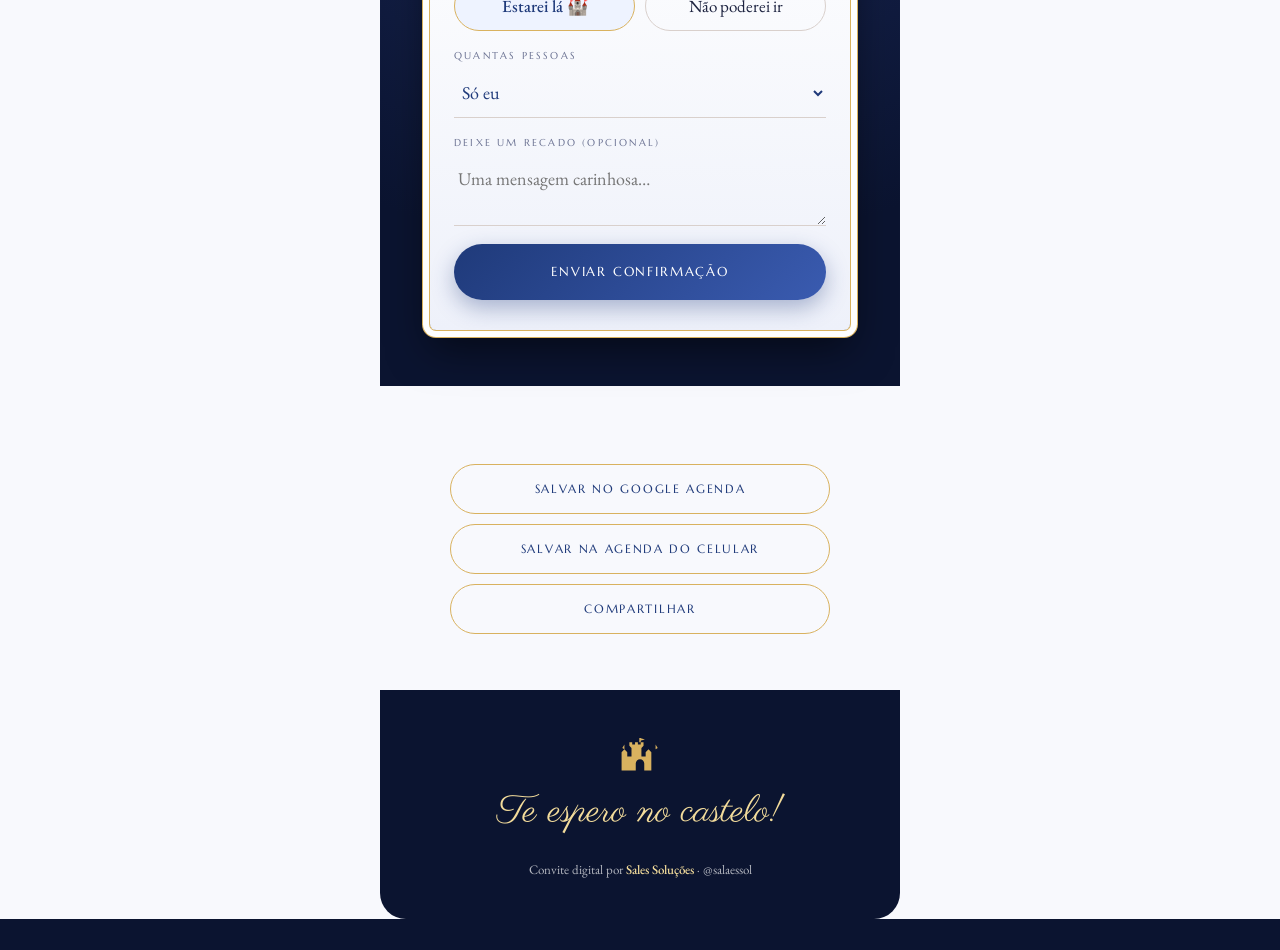
<file: modelo-7-portoes-castelo/index.html>
<!DOCTYPE html>
<html lang="pt-BR">
<head>
  <meta charset="UTF-8">
  <meta name="viewport" content="width=device-width, initial-scale=1.0, viewport-fit=cover">
  <meta name="theme-color" content="#0b1430">
  <title>Bruna 23 anos | Você está convidado(a)!</title>
  <meta name="description" content="Você está convidado(a) para o aniversário de 23 anos da Bruna! Toque para abrir.">
  <!-- Prévia no WhatsApp: depois de subir, troque "capa.jpg" pelo link completo (ex: https://seusite.com/capa.jpg) -->
  <meta property="og:type" content="website">
  <meta property="og:title" content="Bruna 23 anos 🏰 Os portões do castelo vão se abrir!">
  <meta property="og:description" content="Toque para abrir o convite e confirmar sua presença.">
  <meta property="og:image" content="capa.jpg">
  <link rel="preconnect" href="https://fonts.googleapis.com">
  <link rel="preconnect" href="https://fonts.gstatic.com" crossorigin>
  <link href="https://fonts.googleapis.com/css2?family=Marcellus+SC&family=Parisienne&family=EB+Garamond:ital,wght@0,400;0,500;1,400&display=swap" rel="stylesheet">
  <link rel="stylesheet" href="style.css">
</head>
<body>

  <svg width="0" height="0" style="position:absolute" aria-hidden="true">
    <symbol id="icone" viewBox="0 0 64 48"><path d="M6 46V20l4-4 4 4v6h6V14l-3-3V6h4v3h4V6h4v3h4V6h4v5l-3 3v12h6v-6l4-4 4 4v26H38V36a6 6 0 0 0-12 0v10z" fill="currentColor"/><path d="M10 16V9l-3 5zM54 16V9l3 5z" fill="currentColor"/><path d="M32 0v6" stroke="currentColor" stroke-width="2"/><path d="M32 0l7 2-7 2z" fill="currentColor"/></symbol>
  </svg>

  <!-- ===== ABERTURA ===== -->
  <div id="abertura" class="abertura">
    <div class="ceu" aria-hidden="true"></div>
    <div class="portoes" id="portoes" role="button" tabindex="0" aria-label="Abrir os portões do castelo">
      <div class="porta esq"><span class="argola"></span></div>
      <div class="porta dir"><span class="argola"></span></div>
    </div>
    <div class="ab-texto">
      <p class="ab-pre surge" style="animation-delay:.4s">Os portões do castelo vão se abrir para</p>
      <p class="ab-nome surge" style="animation-delay:1s" data-c="primeiroNome">Bruna</p>
    </div>
    <p class="ab-dica ab-dica-porta surge" style="animation-delay:1.8s">Toque nos portões</p>
    <video class="cena-video" src="midia/princesa.mp4" muted playsinline preload="auto" aria-hidden="true"></video>
    <video class="cena-video" src="midia/coroa.mp4" muted playsinline preload="auto" aria-hidden="true"></video>
    <div class="faixa-cine topo" aria-hidden="true"></div>
    <div class="faixa-cine baixo" aria-hidden="true"></div>
    <div class="flash" aria-hidden="true"></div>
    <button class="pular" id="pular" hidden>Pular ›</button>
  </div>

  <main class="convite">

    <!-- HERO -->
    <section class="hero">
      <video class="hero-video" src="midia/princesa.mp4" poster="midia/princesa.jpg" muted playsinline loop preload="none" aria-hidden="true"></video>
      <div class="hero-veu" aria-hidden="true"></div>
      <div class="particulas" data-tipo="estrela" aria-hidden="true"></div>
      <div class="hero-txt">
        <svg class="hero-icone reveal"><use href="#icone"/></svg>
        <p class="hero-pre reveal">Você está convidado(a) para a</p>
        <p class="hero-baile reveal">Noite de Gala de</p>
        <h1 class="hero-nome reveal" data-c="primeiroNome">Bruna</h1>
        <div class="hero-idade reveal"><span class="linha"></span><b data-c="idade">23</b> anos<span class="linha"></span></div>
        <div class="data-real reveal">
          <span data-c="semana"></span>
          <div><b data-c="dia"></b><small data-c="mes"></small></div>
          <span data-c="hora"></span>
        </div>
      </div>
      <a class="rolar" href="#mensagem" aria-label="Rolar para baixo">⌄</a>
    </section>

    <!-- MENSAGEM -->
    <section class="bloco" id="mensagem">
      <div class="pergaminho reveal">
        <svg class="mini-icone"><use href="#icone"/></svg>
        <p class="mensagem" data-c="mensagem"></p>
        <p class="assinatura">com carinho, <span data-c="primeiroNome"></span></p>
      </div>
    </section>

    <!-- FOTO -->
    <section class="bloco centro">
      <h2 class="titulo reveal">A dona da noite</h2>
      <div class="moldura reveal">
        <svg class="moldura-icone"><use href="#icone"/></svg>
        <div class="arco">
          <img id="fotoCapa" alt="" hidden>
          <div class="arco-vazio"><span data-c="inicial">B</span><small>sua foto aqui</small></div>
        </div>
      </div>
    </section>

    <!-- CONTAGEM -->
    <section class="bloco noite">
      <h2 class="titulo claro reveal">Os portões se abrem em</h2>
      <div class="contagem reveal" data-cd-box>
        <div><b data-cd="d">00</b><small>dias</small></div>
        <div><b data-cd="h">00</b><small>horas</small></div>
        <div><b data-cd="m">00</b><small>min</small></div>
        <div><b data-cd="s">00</b><small>seg</small></div>
      </div>
      <p class="chegou-txt" data-cd-fim hidden>O grande dia chegou!</p>
    </section>

    <!-- DETALHES -->
    <section class="bloco">
      <h2 class="titulo reveal">Detalhes</h2>
      <dl class="detalhes">
        <div class="reveal"><dt>Data</dt><dd><span data-c="semana"></span>, <span data-c="dataCompleta"></span></dd></div>
        <div class="reveal"><dt>Horário</dt><dd>a partir das <span data-c="hora"></span></dd></div>
        <div class="reveal"><dt>Local</dt><dd><b data-c="localNome"></b><br><span data-c="localEndereco"></span></dd></div>
        <div class="reveal" data-se="traje"><dt>Traje</dt><dd data-c="traje"></dd></div>
      </dl>
    </section>

    <!-- MAPA -->
    <section class="bloco">
      <div class="mapa reveal" data-mapa></div>
      <div class="botoes reveal">
        <a class="btn" data-maps>Abrir no Maps</a>
        <a class="btn" data-waze>Ir com Waze</a>
      </div>
    </section>

    <!-- GALERIA -->
    <section class="bloco" data-se="fotos">
      <h2 class="titulo reveal">Momentos</h2>
      <div class="galeria reveal" data-galeria></div>
    </section>

    <!-- PRESENTES -->
    <section class="bloco" data-se="presentes">
      <div class="pergaminho reveal">
        <h2 class="titulo pequeno">Presente</h2>
        <p data-c="presentes"></p>
        <div data-se="pix">
          <code class="pix" data-c="pix"></code>
          <button class="btn btn-cheio" data-copiar-pix>Copiar chave Pix</button>
        </div>
      </div>
    </section>

    <!-- RSVP -->
    <section class="bloco noite" id="confirmar">
      <h2 class="titulo claro reveal">Confirme sua presença no castelo</h2>
      <form class="pergaminho form reveal" data-rsvp>
        <label class="campo"><span>Seu nome</span><input name="nome" autocomplete="name" placeholder="Nome e sobrenome" required></label>
        <div class="escolha">
          <label><input type="radio" name="vai" value="sim" checked><span>Estarei lá 🏰</span></label>
          <label><input type="radio" name="vai" value="nao"><span>Não poderei ir</span></label>
        </div>
        <label class="campo" data-linha-acomp><span>Quantas pessoas</span><select name="acomp"></select></label>
        <label class="campo"><span>Deixe um recado (opcional)</span><textarea name="recado" rows="2" placeholder="Uma mensagem carinhosa…"></textarea></label>
        <button class="btn btn-cheio grande" type="submit">Enviar confirmação</button>
      </form>
    </section>

    <!-- AGENDA -->
    <section class="bloco">
      <div class="botoes reveal">
        <a class="btn" data-agenda="google">Salvar no Google Agenda</a>
        <button class="btn" data-agenda="ics">Salvar na agenda do celular</button>
        <button class="btn" data-share>Compartilhar</button>
      </div>
    </section>

    <footer class="rodape">
      <svg class="mini-icone"><use href="#icone"/></svg>
      <p>Te espero no castelo!</p>
      <small>Convite digital por <b>Sales Soluções</b> · @salaessol</small>
    </footer>
  </main>

  <script src="config.js"></script>
  <script src="app.js"></script>
  <script>
    (function () {
      const C = window.CONVITE;
      const $ = (s) => document.querySelector(s);
      const $$ = (s) => [...document.querySelectorAll(s)];
      const CORES = ["#d9b25f", "#f3dc9b", "#cfdcff", "#3a5bb0", "#ffffff"];
      if (C.fotos && C.fotos[0]) {
        const img = $('#fotoCapa');
        img.src = C.fotos[0]; img.alt = C.nome; img.hidden = false;
        $('.arco-vazio').remove();
      }

      /* partículas do topo */
      const P = $('.particulas');
      for (let i = 0; i < 28; i++) {
        const s = document.createElement('i');
        s.style.left = Math.random() * 100 + '%';
        s.style.setProperty('--y', (Math.random() * 70) + '%');
        s.style.setProperty('--t', (2 + Math.random() * 3).toFixed(1) + 'px');
        s.style.animationDelay = (-Math.random() * 9).toFixed(2) + 's';
        s.style.animationDuration = (3 + Math.random() * 7).toFixed(2) + 's';
        P.appendChild(s);
      }

      /* ===== sequência de cinema: abertura → vídeos → convite ===== */
      const ab = $('#abertura'), pular = $('#pular');
      const vids = $$('.cena-video');
      let seguiu = false, fim = false, trava;

      function final() {
        if (fim) return; fim = true;
        clearTimeout(trava);
        ab.classList.add('clarao');
        setTimeout(() => {
          vids.forEach((v) => v.pause());
          abrirConvite();
          const hv = $('.hero-video');
          if (hv) { hv.preload = 'auto'; hv.play().catch(() => {}); }
          festa.canhoes({ cores: CORES }); setTimeout(() => festa.brilhos({ qtd: 60, cores: CORES }), 700);
        }, 650);
      }
      function tocar(i) {
        if (fim) return;
        if (i >= vids.length) return final();
        const v = vids[i];
        clearTimeout(trava);
        v.onended = () => tocar(i + 1);
        v.currentTime = 0;
        v.play().then(() => {
          v.classList.add('on');
          trava = setTimeout(() => tocar(i + 1), 10000);
        }).catch(() => tocar(i + 1));
      }
      window.seguir = function () {
        if (seguiu) return; seguiu = true;
        ab.classList.add('cinema');
        if (vids.length) pular.hidden = false;
        setTimeout(() => tocar(0), vids.length ? 500 : 0);
      };
      pular.addEventListener('click', final);

      /* ===== interação de abertura deste modelo ===== */
      const portoes = $('#portoes');
      function abrePortoes() {
        if (portoes.classList.contains('abertos')) return;
        portoes.classList.add('abertos');
        ab.classList.add('portoes-abertos');
        festa.brilhos({ x: innerWidth / 2, y: innerHeight / 2, qtd: 50, cores: CORES });
        setTimeout(seguir, 1800);
      }
      portoes.addEventListener('click', abrePortoes);
      portoes.addEventListener('keydown', (e) => { if (e.key === 'Enter' || e.key === ' ') abrePortoes(); });
    })();
  </script>
</body>
</html>
</file>
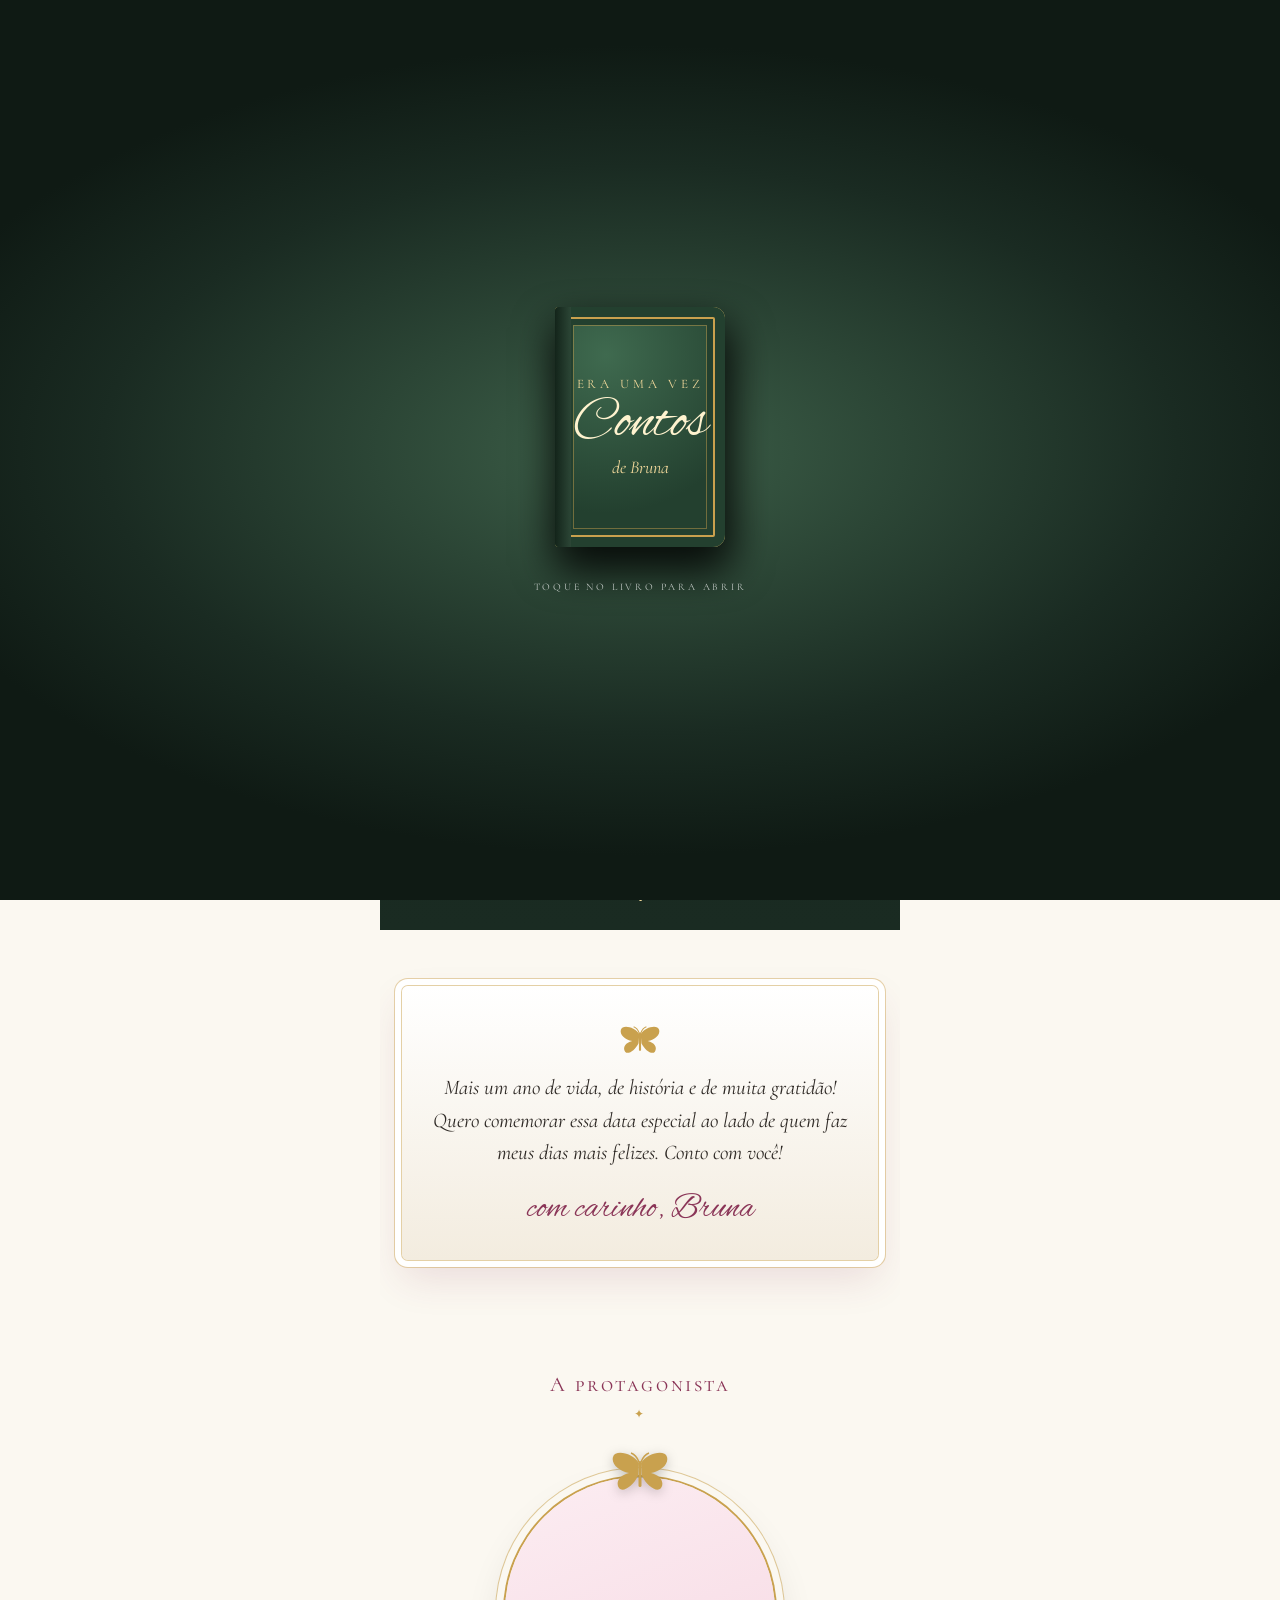
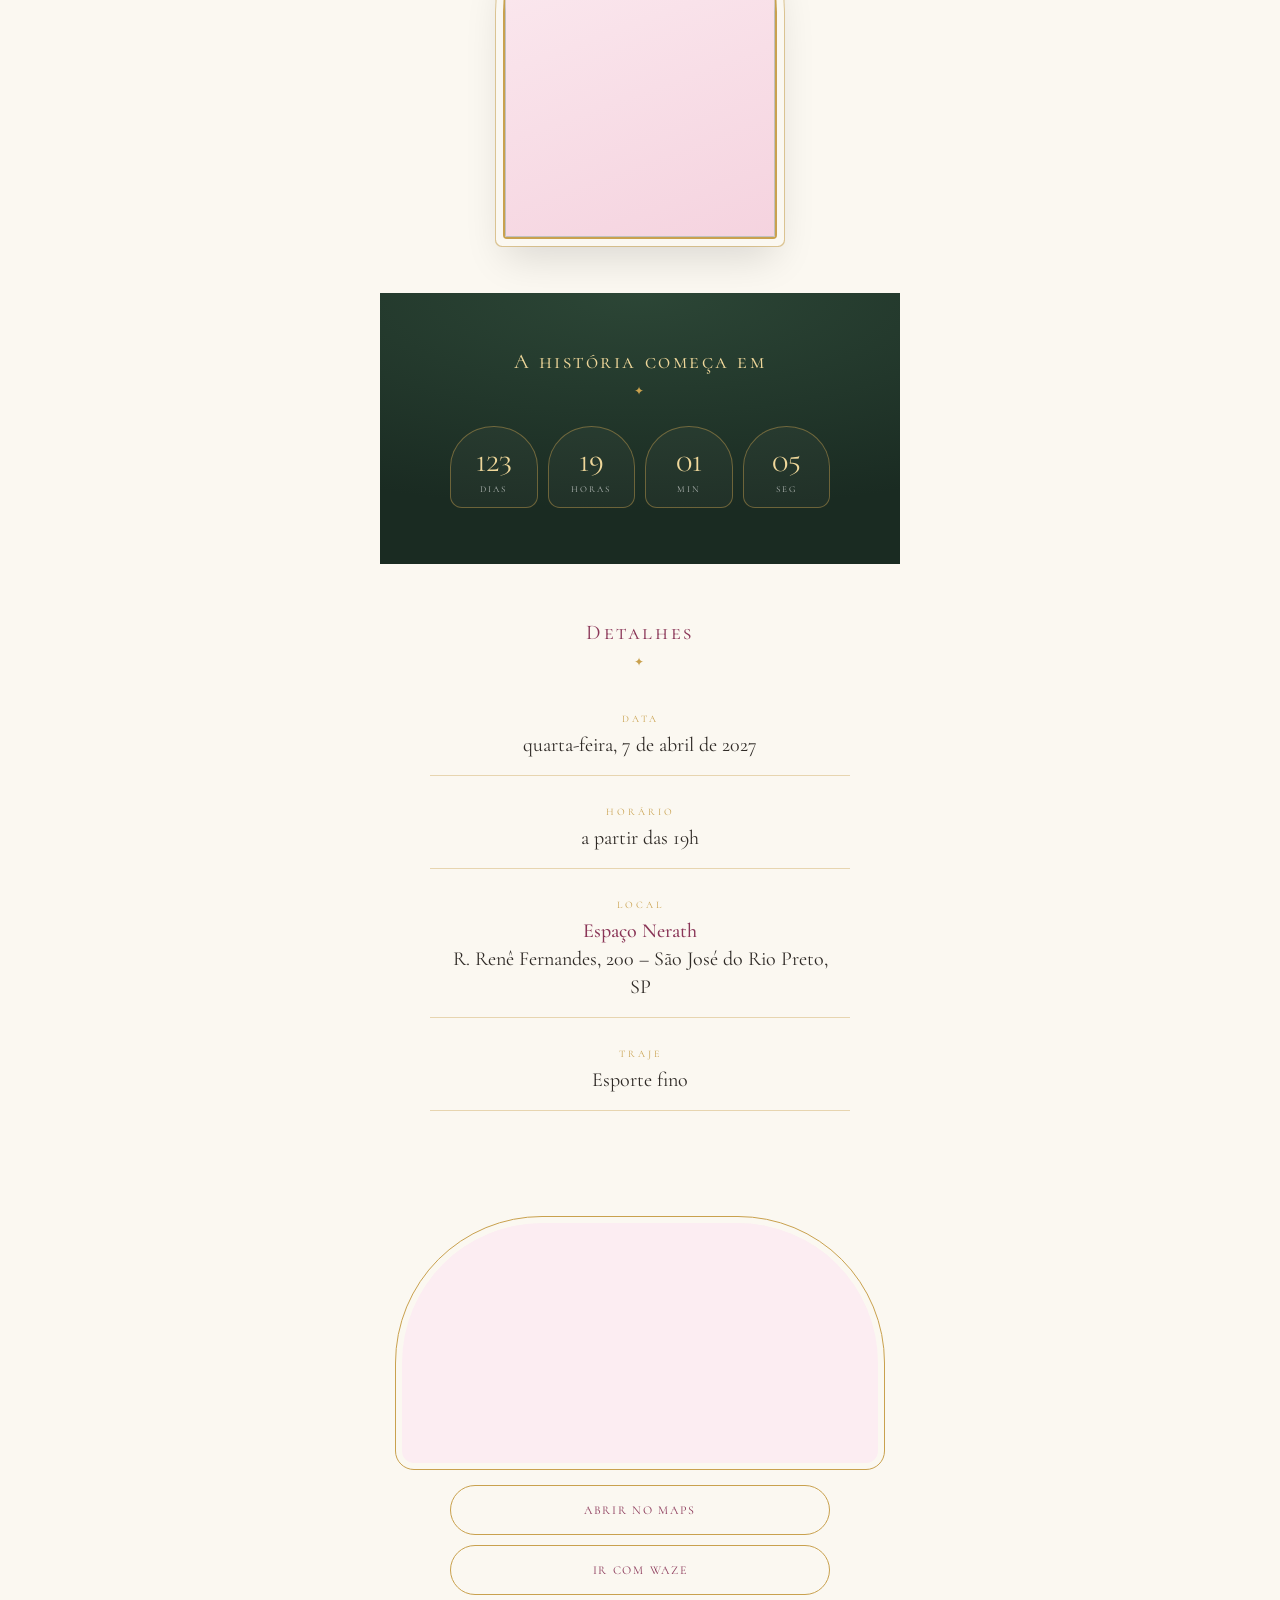
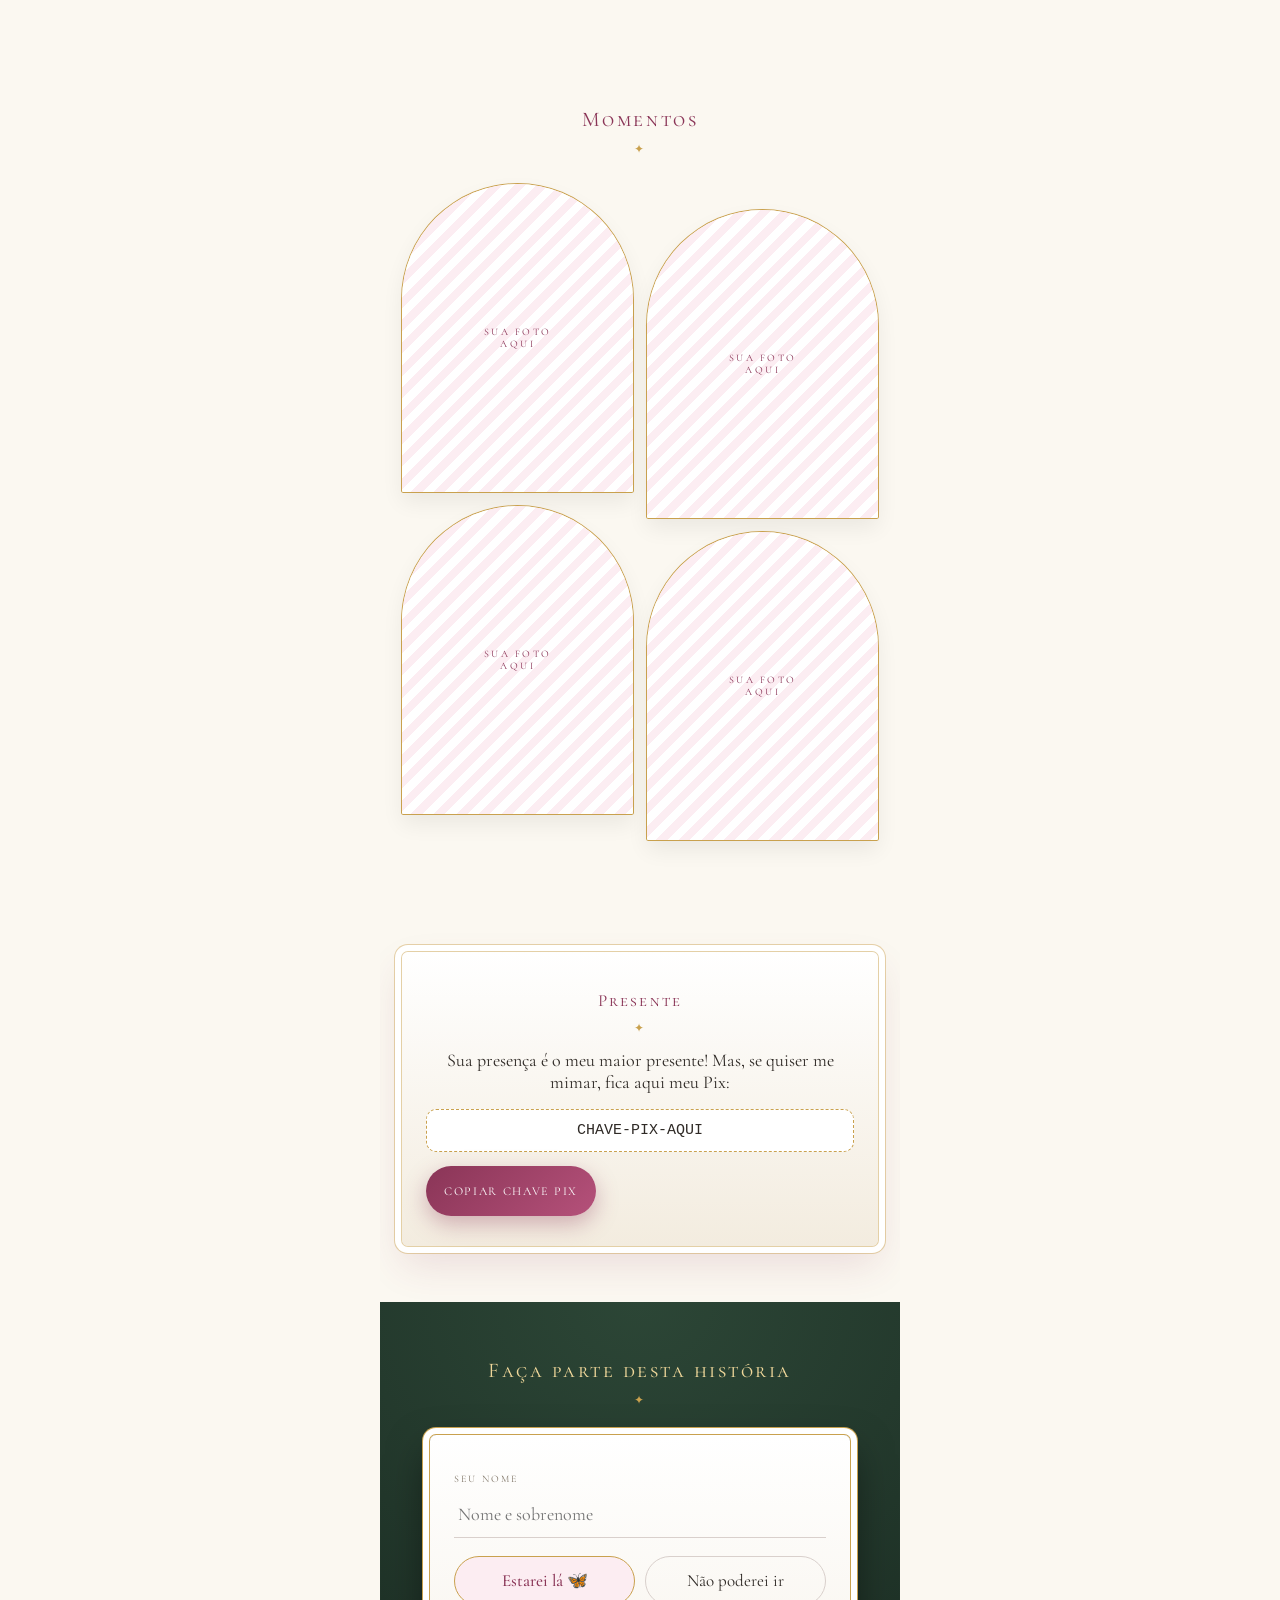
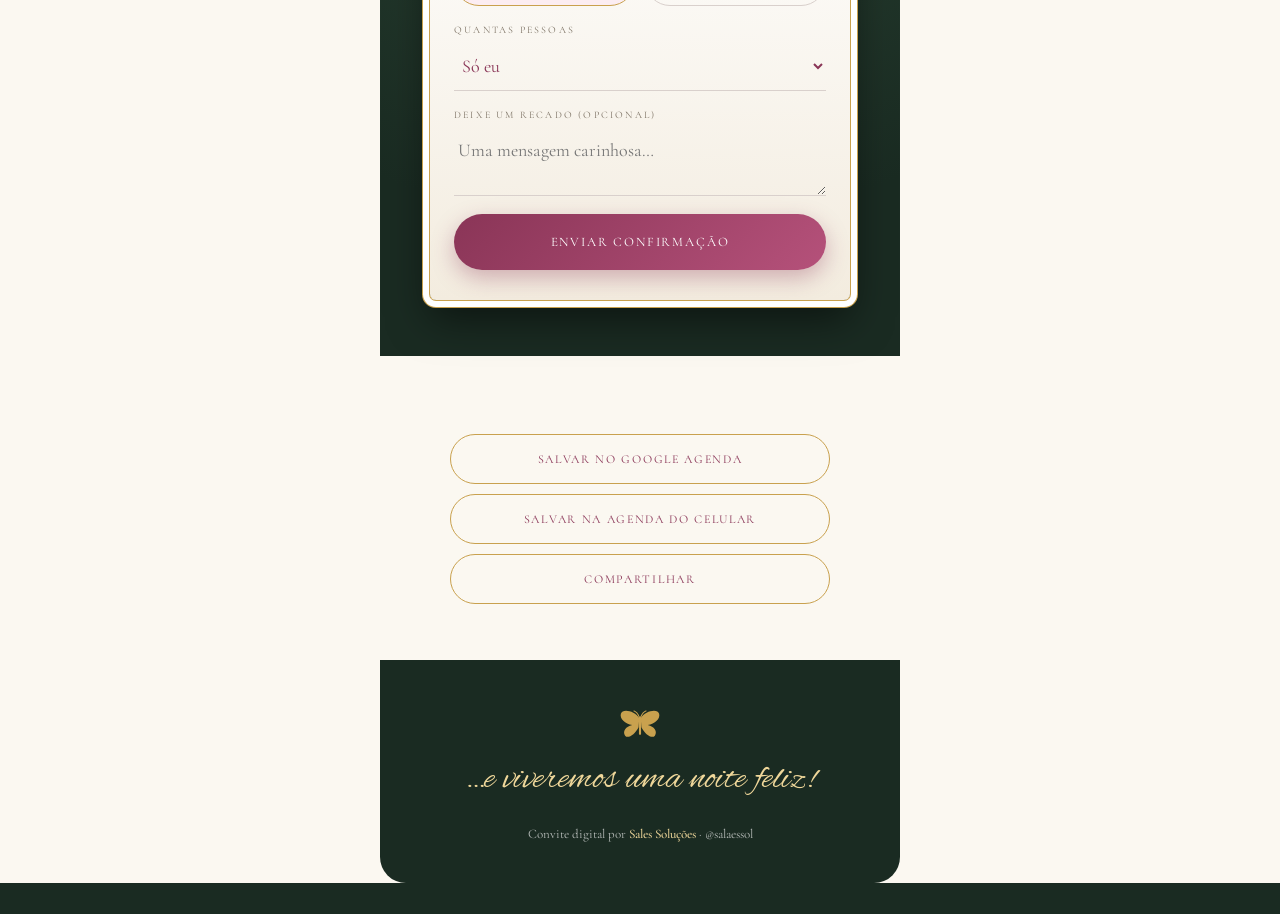
<file: modelo-8-livro-de-contos/index.html>
<!DOCTYPE html>
<html lang="pt-BR">
<head>
  <meta charset="UTF-8">
  <meta name="viewport" content="width=device-width, initial-scale=1.0, viewport-fit=cover">
  <meta name="theme-color" content="#1a2b22">
  <title>Bruna 23 anos | Você está convidado(a)!</title>
  <meta name="description" content="Você está convidado(a) para o aniversário de 23 anos da Bruna! Toque para abrir.">
  <!-- Prévia no WhatsApp: depois de subir, troque "capa.jpg" pelo link completo (ex: https://seusite.com/capa.jpg) -->
  <meta property="og:type" content="website">
  <meta property="og:title" content="Bruna 23 anos 📖 Era uma vez… um convite pra você!">
  <meta property="og:description" content="Toque para abrir o convite e confirmar sua presença.">
  <meta property="og:image" content="capa.jpg">
  <link rel="preconnect" href="https://fonts.googleapis.com">
  <link rel="preconnect" href="https://fonts.gstatic.com" crossorigin>
  <link href="https://fonts.googleapis.com/css2?family=Cormorant+SC:wght@400;600&family=Alex+Brush&family=Cormorant+Garamond:ital,wght@0,400;0,500;1,400&display=swap" rel="stylesheet">
  <link rel="stylesheet" href="style.css">
</head>
<body>

  <svg width="0" height="0" style="position:absolute" aria-hidden="true">
    <symbol id="icone" viewBox="0 0 64 48"><path d="M31 14c-6-10-24-14-26-6-2 7 6 14 16 16-9 2-14 9-10 15 4 5 14-2 19-12z" fill="currentColor"/><path d="M33 14c6-10 24-14 26-6 2 7-6 14-16 16 9 2 14 9 10 15-4 5-14-2-19-12z" fill="currentColor"/><rect x="30.5" y="12" width="3" height="26" rx="1.5" fill="currentColor"/><path d="M31 13c-2-5-5-8-8-9M33 13c2-5 5-8 8-9" stroke="currentColor" stroke-width="1.5" fill="none"/></symbol>
  </svg>

  <!-- ===== ABERTURA ===== -->
  <div id="abertura" class="abertura">
    <div class="mesa" aria-hidden="true"></div>
    <div class="ab-conteudo">
      <div class="livro surge" id="livro" role="button" tabindex="0" aria-label="Abrir o livro" style="animation-delay:.4s">
        <div class="pagina"><p>…uma princesa chamada</p><b data-c="primeiroNome">Bruna</b><p>que completava <span data-c="idade">23</span> anos.</p></div>
        <div class="capa"><span class="verso"></span><small>Era uma vez</small><b>Contos</b><i>de <span data-c="primeiroNome">Bruna</span></i></div>
      </div>
      <p class="ab-dica surge" style="animation-delay:1.4s">Toque no livro para abrir</p>
    </div>
    <video class="cena-video" src="midia/princesa.mp4" muted playsinline preload="auto" aria-hidden="true"></video>
    <div class="faixa-cine topo" aria-hidden="true"></div>
    <div class="faixa-cine baixo" aria-hidden="true"></div>
    <div class="flash" aria-hidden="true"></div>
    <button class="pular" id="pular" hidden>Pular ›</button>
  </div>

  <main class="convite">

    <!-- HERO -->
    <section class="hero">
      <div class="cenario jardim" aria-hidden="true">
        <svg viewBox="0 0 390 300" preserveAspectRatio="xMidYMax slice"><path d="M0 300V210c30-20 50-60 70-20s30 10 50-15 40-50 60-5 30 20 55-10 40-40 60 0 30 25 50 5 25-20 45 10v135z" fill="#14231b"/><path d="M0 300v-50c40-25 80-5 110-20s70-30 110 0 80 10 120-10 40 0 50 10v70z" fill="#0f1b15"/></svg>
      </div>
      <div class="hero-veu" aria-hidden="true"></div>
      <div class="particulas" data-tipo="vagalume" aria-hidden="true"></div>
      <div class="hero-txt">
        <svg class="hero-icone reveal"><use href="#icone"/></svg>
        <p class="hero-pre reveal">Era uma vez o aniversário de</p>
        <p class="hero-baile reveal">uma princesa chamada</p>
        <h1 class="hero-nome reveal" data-c="primeiroNome">Bruna</h1>
        <div class="hero-idade reveal"><span class="linha"></span><b data-c="idade">23</b> anos<span class="linha"></span></div>
        <div class="data-real reveal">
          <span data-c="semana"></span>
          <div><b data-c="dia"></b><small data-c="mes"></small></div>
          <span data-c="hora"></span>
        </div>
      </div>
      <a class="rolar" href="#mensagem" aria-label="Rolar para baixo">⌄</a>
    </section>

    <!-- MENSAGEM -->
    <section class="bloco" id="mensagem">
      <div class="pergaminho reveal">
        <svg class="mini-icone"><use href="#icone"/></svg>
        <p class="mensagem" data-c="mensagem"></p>
        <p class="assinatura">com carinho, <span data-c="primeiroNome"></span></p>
      </div>
    </section>

    <!-- FOTO -->
    <section class="bloco centro">
      <h2 class="titulo reveal">A protagonista</h2>
      <div class="moldura reveal">
        <svg class="moldura-icone"><use href="#icone"/></svg>
        <div class="arco">
          <img id="fotoCapa" alt="" hidden>
          <div class="arco-vazio"><span data-c="inicial">B</span><small>sua foto aqui</small></div>
        </div>
      </div>
    </section>

    <!-- CONTAGEM -->
    <section class="bloco noite">
      <h2 class="titulo claro reveal">A história começa em</h2>
      <div class="contagem reveal" data-cd-box>
        <div><b data-cd="d">00</b><small>dias</small></div>
        <div><b data-cd="h">00</b><small>horas</small></div>
        <div><b data-cd="m">00</b><small>min</small></div>
        <div><b data-cd="s">00</b><small>seg</small></div>
      </div>
      <p class="chegou-txt" data-cd-fim hidden>O grande dia chegou!</p>
    </section>

    <!-- DETALHES -->
    <section class="bloco">
      <h2 class="titulo reveal">Detalhes</h2>
      <dl class="detalhes">
        <div class="reveal"><dt>Data</dt><dd><span data-c="semana"></span>, <span data-c="dataCompleta"></span></dd></div>
        <div class="reveal"><dt>Horário</dt><dd>a partir das <span data-c="hora"></span></dd></div>
        <div class="reveal"><dt>Local</dt><dd><b data-c="localNome"></b><br><span data-c="localEndereco"></span></dd></div>
        <div class="reveal" data-se="traje"><dt>Traje</dt><dd data-c="traje"></dd></div>
      </dl>
    </section>

    <!-- MAPA -->
    <section class="bloco">
      <div class="mapa reveal" data-mapa></div>
      <div class="botoes reveal">
        <a class="btn" data-maps>Abrir no Maps</a>
        <a class="btn" data-waze>Ir com Waze</a>
      </div>
    </section>

    <!-- GALERIA -->
    <section class="bloco" data-se="fotos">
      <h2 class="titulo reveal">Momentos</h2>
      <div class="galeria reveal" data-galeria></div>
    </section>

    <!-- PRESENTES -->
    <section class="bloco" data-se="presentes">
      <div class="pergaminho reveal">
        <h2 class="titulo pequeno">Presente</h2>
        <p data-c="presentes"></p>
        <div data-se="pix">
          <code class="pix" data-c="pix"></code>
          <button class="btn btn-cheio" data-copiar-pix>Copiar chave Pix</button>
        </div>
      </div>
    </section>

    <!-- RSVP -->
    <section class="bloco noite" id="confirmar">
      <h2 class="titulo claro reveal">Faça parte desta história</h2>
      <form class="pergaminho form reveal" data-rsvp>
        <label class="campo"><span>Seu nome</span><input name="nome" autocomplete="name" placeholder="Nome e sobrenome" required></label>
        <div class="escolha">
          <label><input type="radio" name="vai" value="sim" checked><span>Estarei lá 🦋</span></label>
          <label><input type="radio" name="vai" value="nao"><span>Não poderei ir</span></label>
        </div>
        <label class="campo" data-linha-acomp><span>Quantas pessoas</span><select name="acomp"></select></label>
        <label class="campo"><span>Deixe um recado (opcional)</span><textarea name="recado" rows="2" placeholder="Uma mensagem carinhosa…"></textarea></label>
        <button class="btn btn-cheio grande" type="submit">Enviar confirmação</button>
      </form>
    </section>

    <!-- AGENDA -->
    <section class="bloco">
      <div class="botoes reveal">
        <a class="btn" data-agenda="google">Salvar no Google Agenda</a>
        <button class="btn" data-agenda="ics">Salvar na agenda do celular</button>
        <button class="btn" data-share>Compartilhar</button>
      </div>
    </section>

    <footer class="rodape">
      <svg class="mini-icone"><use href="#icone"/></svg>
      <p>…e viveremos uma noite feliz!</p>
      <small>Convite digital por <b>Sales Soluções</b> · @salaessol</small>
    </footer>
  </main>

  <script src="config.js"></script>
  <script src="app.js"></script>
  <script>
    (function () {
      const C = window.CONVITE;
      const $ = (s) => document.querySelector(s);
      const $$ = (s) => [...document.querySelectorAll(s)];
      const CORES = ["#c9a14e", "#efd79a", "#f5d3df", "#b5517a", "#ffffff"];
      if (C.fotos && C.fotos[0]) {
        const img = $('#fotoCapa');
        img.src = C.fotos[0]; img.alt = C.nome; img.hidden = false;
        $('.arco-vazio').remove();
      }

      /* partículas do topo */
      const P = $('.particulas');
      for (let i = 0; i < 28; i++) {
        const s = document.createElement('i');
        s.style.left = Math.random() * 100 + '%';
        s.style.setProperty('--y', (Math.random() * 70) + '%');
        s.style.setProperty('--t', (2 + Math.random() * 3).toFixed(1) + 'px');
        s.style.animationDelay = (-Math.random() * 9).toFixed(2) + 's';
        s.style.animationDuration = (3 + Math.random() * 7).toFixed(2) + 's';
        P.appendChild(s);
      }

      /* ===== sequência de cinema: abertura → vídeos → convite ===== */
      const ab = $('#abertura'), pular = $('#pular');
      const vids = $$('.cena-video');
      let seguiu = false, fim = false, trava;

      function final() {
        if (fim) return; fim = true;
        clearTimeout(trava);
        ab.classList.add('clarao');
        setTimeout(() => {
          vids.forEach((v) => v.pause());
          abrirConvite();
          const hv = $('.hero-video');
          if (hv) { hv.preload = 'auto'; hv.play().catch(() => {}); }
          festa.chuva({ duracao: 2600, densidade: 3, cores: CORES, formas: ['circ', 'ret'] }); voarBorboletas(10);
        }, 650);
      }
      function tocar(i) {
        if (fim) return;
        if (i >= vids.length) return final();
        const v = vids[i];
        clearTimeout(trava);
        v.onended = () => tocar(i + 1);
        v.currentTime = 0;
        v.play().then(() => {
          v.classList.add('on');
          trava = setTimeout(() => tocar(i + 1), 10000);
        }).catch(() => tocar(i + 1));
      }
      window.seguir = function () {
        if (seguiu) return; seguiu = true;
        ab.classList.add('cinema');
        if (vids.length) pular.hidden = false;
        setTimeout(() => tocar(0), vids.length ? 500 : 0);
      };
      pular.addEventListener('click', final);

      /* ===== interação de abertura deste modelo ===== */
      window.voarBorboletas = function (n) {
        if (matchMedia('(prefers-reduced-motion: reduce)').matches) return;
        for (let i = 0; i < n; i++) {
          const b = document.createElement('div');
          b.className = 'borboleta';
          b.innerHTML = '<svg viewBox="0 0 64 48"><use href="#icone"/></svg>';
          b.style.color = CORES[i % CORES.length];
          document.body.appendChild(b);
          const dx = (Math.random() - .5) * innerWidth * 1.2, dy = -innerHeight * (.6 + Math.random() * .5);
          b.animate([{ transform: 'translate(0,0) scale(.4)', opacity: 0 }, { opacity: 1, offset: .15 },
            { transform: `translate(${dx / 2}px,${dy / 2}px) scale(1) rotate(${(Math.random() - .5) * 60}deg)` },
            { transform: `translate(${dx}px,${dy}px) scale(.8)`, opacity: 0 }],
            { duration: 2600 + Math.random() * 1600, delay: Math.random() * 500, easing: 'ease-out', fill: 'both' }).onfinish = () => b.remove();
        }
      };
      const livro = $('#livro');
      function abreLivro() {
        if (livro.classList.contains('aberto')) return;
        livro.classList.add('aberto');
        setTimeout(() => voarBorboletas(12), 500);
        setTimeout(seguir, 2600);
      }
      livro.addEventListener('click', abreLivro);
      livro.addEventListener('keydown', (e) => { if (e.key === 'Enter' || e.key === ' ') abreLivro(); });
    })();
  </script>
</body>
</html>
</file>
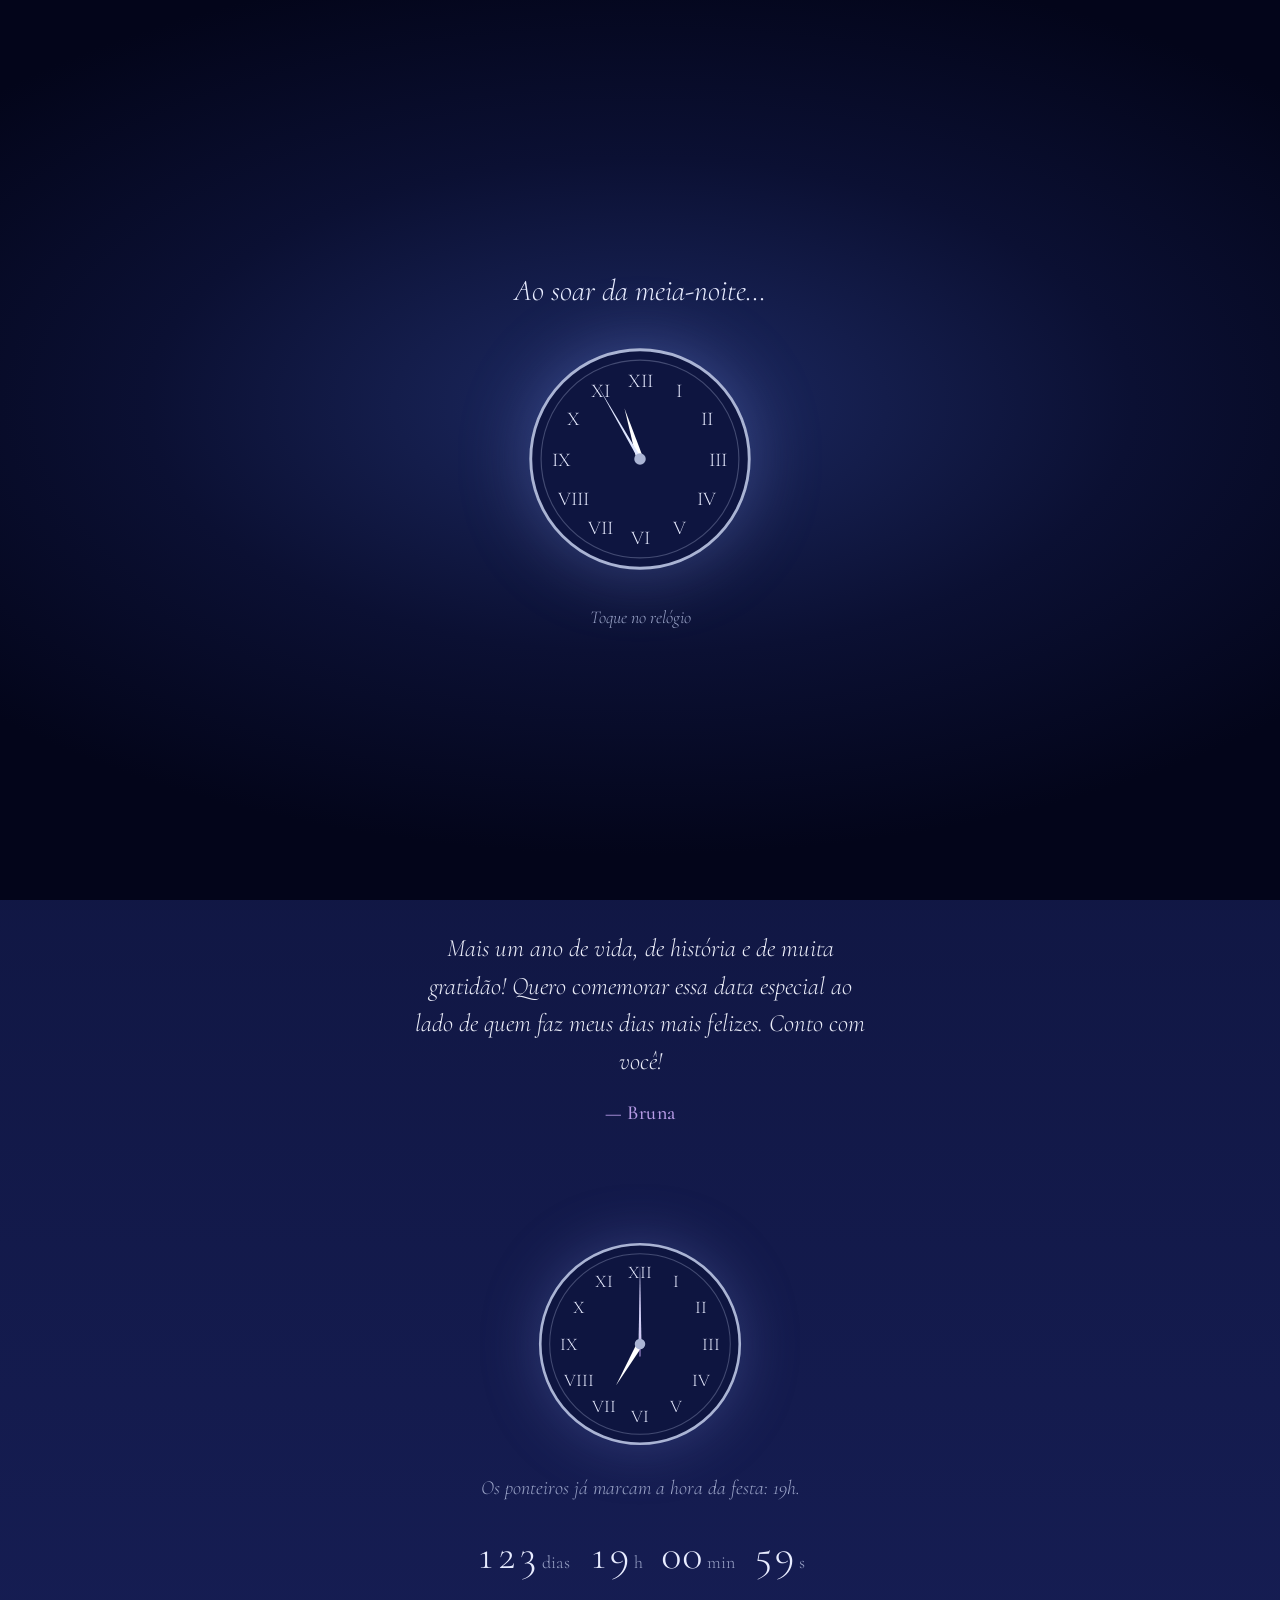
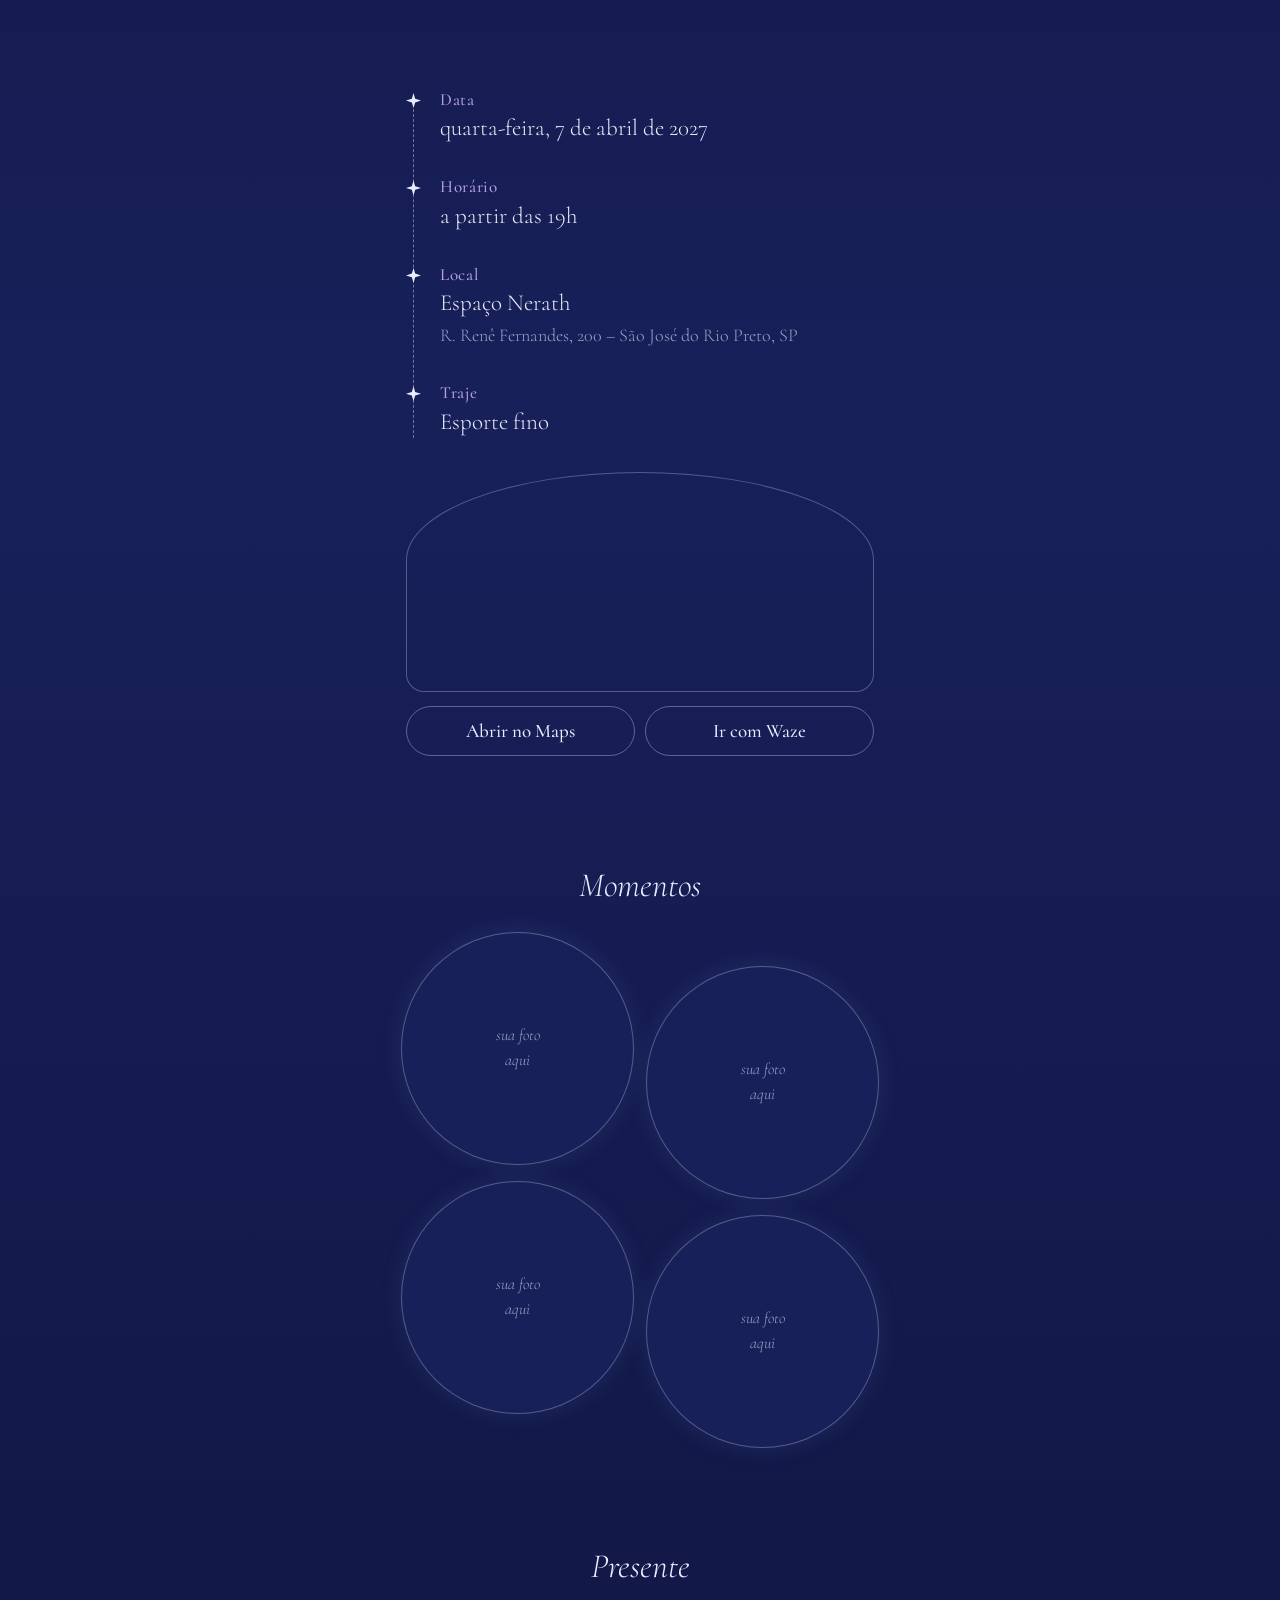
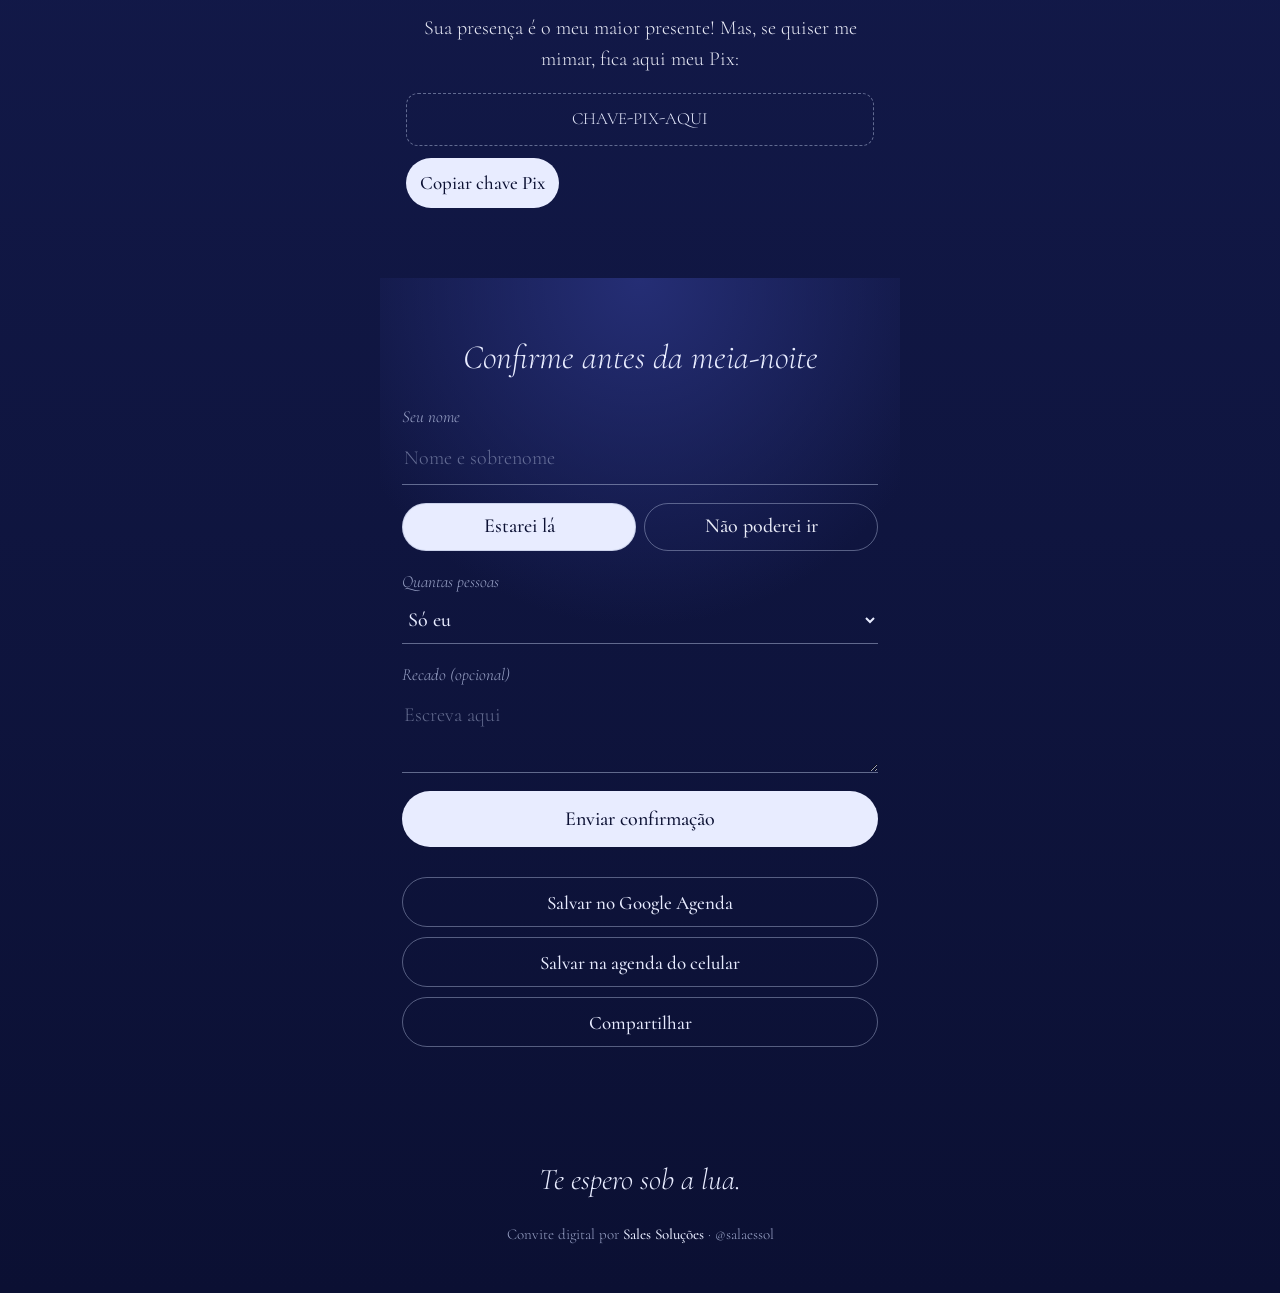
<file: modelo-9-meia-noite/index.html>
<!DOCTYPE html>
<html lang="pt-BR">
<head>
  <meta charset="UTF-8">
  <meta name="viewport" content="width=device-width, initial-scale=1.0, viewport-fit=cover">
  <meta name="theme-color" content="#0b1033">
  <title>Bruna 23 anos | Você está convidado(a)!</title>
  <meta name="description" content="Ao soar da meia-noite… o aniversário de 23 anos da Bruna.">
  <!-- Prévia no WhatsApp: depois de subir, troque "capa.jpg" pelo link completo -->
  <meta property="og:type" content="website">
  <meta property="og:title" content="Bruna 23 anos 🌙 Ao soar da meia-noite…">
  <meta property="og:description" content="Toque no relógio e confirme sua presença.">
  <meta property="og:image" content="capa.jpg">
  <link rel="preconnect" href="https://fonts.googleapis.com">
  <link rel="preconnect" href="https://fonts.gstatic.com" crossorigin>
  <link href="https://fonts.googleapis.com/css2?family=Cormorant:ital,wght@0,300;0,500;1,300;1,500&display=swap" rel="stylesheet">
  <link rel="stylesheet" href="style.css">
</head>
<body>

  <!-- relógio reutilizável -->
  <svg width="0" height="0" style="position:absolute" aria-hidden="true">
    <symbol id="mostrador" viewBox="0 0 200 200">
      <circle cx="100" cy="100" r="95" fill="#0e1540" stroke="#aab4d4" stroke-width="2.5"/>
      <circle cx="100" cy="100" r="86" fill="none" stroke="#aab4d455"/>
      <g fill="#e8ecff" font-family="Cormorant, Georgia, serif" font-size="17" text-anchor="middle">
        <text x="100" y="37">XII</text><text x="134" y="46">I</text><text x="158" y="70">II</text><text x="168" y="106">III</text>
        <text x="158" y="140">IV</text><text x="134" y="165">V</text><text x="100" y="174">VI</text><text x="66" y="165">VII</text>
        <text x="42" y="140">VIII</text><text x="32" y="106">IX</text><text x="42" y="70">X</text><text x="66" y="46">XI</text>
      </g>
    </symbol>
  </svg>

  <!-- ===== ABERTURA: MEIA-NOITE ===== -->
  <div id="abertura" class="abertura">
    <div class="ceu-ab" aria-hidden="true"></div>
    <div class="ab-conteudo">
      <p class="ab-pre">Ao soar da meia-noite…</p>
      <button class="relogio" id="relogio" aria-label="Fazer o relógio bater meia-noite">
        <svg viewBox="0 0 200 200">
          <use href="#mostrador"/>
          <path class="ponteiro horas" d="M97 100 L100 54 L103 100 Z" fill="#fff"/>
          <path class="ponteiro minutos" d="M98.6 100 L100 26 L101.4 100 Z" fill="#dfe6ff"/>
          <circle cx="100" cy="100" r="5" fill="#aab4d4"/>
        </svg>
        <span class="onda"></span><span class="onda"></span><span class="onda"></span>
      </button>
      <p class="ab-dica">Toque no relógio</p>
    </div>
    <video class="cena" id="cena" src="midia/castelo.mp4" muted playsinline preload="auto"></video>
    <div class="flash" aria-hidden="true"></div>
    <button class="pular" id="pular" hidden>Pular</button>
  </div>

  <main class="convite">

    <!-- LUA -->
    <section class="lua-sec">
      <div class="estrelas" aria-hidden="true"></div>
      <div class="lua">
        <video id="vLua" src="midia/coroa.mp4" poster="midia/coroa.jpg" muted playsinline preload="none" aria-hidden="true"></video>
      </div>
      <p class="convida">a noite pertence a</p>
      <h1 data-c="primeiroNome">Bruna</h1>
      <p class="idade"><span data-c="idade"></span> anos</p>
    </section>

    <section class="carta">
      <p data-c="mensagem"></p>
      <p class="assina"><span data-c="primeiroNome"></span></p>
    </section>

    <!-- RELÓGIO DA CONTAGEM -->
    <section class="hora-sec">
      <div class="relogio-vivo" aria-hidden="true">
        <svg viewBox="0 0 200 200">
          <use href="#mostrador"/>
          <path id="pH" class="vivo" d="M97 100 L100 54 L103 100 Z" fill="#fff"/>
          <path id="pM" class="vivo" d="M98.6 100 L100 26 L101.4 100 Z" fill="#dfe6ff"/>
          <path id="pS" class="vivo" d="M99.5 112 L100 22 L100.5 112 Z" fill="#b79ce6"/>
          <circle cx="100" cy="100" r="5" fill="#aab4d4"/>
        </svg>
      </div>
      <p class="hora-txt">Os ponteiros já marcam a hora da festa: <span data-c="hora"></span>.</p>
      <div class="contagem" data-cd-box>
        <span><b data-cd="d">00</b> dias</span>
        <span><b data-cd="h">00</b> h</span>
        <span><b data-cd="m">00</b> min</span>
        <span><b data-cd="s">00</b> s</span>
      </div>
      <p class="chegou-txt" data-cd-fim hidden>A noite chegou.</p>
    </section>

    <!-- CONSTELAÇÃO DE DETALHES -->
    <section class="constelacao">
      <ol>
        <li><span class="estrela" aria-hidden="true"></span><h3>Data</h3><p><span data-c="semana"></span>, <span data-c="dataCompleta"></span></p></li>
        <li><span class="estrela" aria-hidden="true"></span><h3>Horário</h3><p>a partir das <span data-c="hora"></span></p></li>
        <li><span class="estrela" aria-hidden="true"></span><h3>Local</h3><p><span data-c="localNome"></span><br><small data-c="localEndereco"></small></p></li>
        <li data-se="traje"><span class="estrela" aria-hidden="true"></span><h3>Traje</h3><p data-c="traje"></p></li>
      </ol>
      <div class="mapa" data-mapa></div>
      <div class="botoes duas">
        <a class="btn" data-maps>Abrir no Maps</a>
        <a class="btn" data-waze>Ir com Waze</a>
      </div>
    </section>

    <section class="fases" data-se="fotos">
      <h2>Momentos</h2>
      <div class="galeria" data-galeria></div>
    </section>

    <section class="presente" data-se="presentes">
      <h2>Presente</h2>
      <p data-c="presentes"></p>
      <div data-se="pix">
        <code class="pix" data-c="pix"></code>
        <button class="btn btn-lua" data-copiar-pix>Copiar chave Pix</button>
      </div>
    </section>

    <section class="rsvp" id="confirmar">
      <h2>Confirme antes da meia-noite</h2>
      <form class="form" data-rsvp>
        <label class="campo"><span>Seu nome</span><input name="nome" autocomplete="name" placeholder="Nome e sobrenome" required></label>
        <div class="escolha">
          <label><input type="radio" name="vai" value="sim" checked><span>Estarei lá</span></label>
          <label><input type="radio" name="vai" value="nao"><span>Não poderei ir</span></label>
        </div>
        <label class="campo" data-linha-acomp><span>Quantas pessoas</span><select name="acomp"></select></label>
        <label class="campo"><span>Recado (opcional)</span><textarea name="recado" rows="2" placeholder="Escreva aqui"></textarea></label>
        <button class="btn btn-lua grande" type="submit">Enviar confirmação</button>
      </form>
      <div class="botoes">
        <a class="btn" data-agenda="google">Salvar no Google Agenda</a>
        <button class="btn" data-agenda="ics" type="button">Salvar na agenda do celular</button>
        <button class="btn" data-share type="button">Compartilhar</button>
      </div>
    </section>

    <footer class="rodape">
      <p>Te espero sob a lua.</p>
      <small>Convite digital por <b>Sales Soluções</b> · @salaessol</small>
    </footer>
  </main>

  <script src="config.js"></script>
  <script src="app.js"></script>
  <script>
    (function () {
      const $ = (s) => document.querySelector(s);
      const C = window.CONVITE;
      const ab = $('#abertura'), rel = $('#relogio'), cena = $('#cena'), vLua = $('#vLua'), pular = $('#pular');
      const cores = ['#e8ecff', '#aab4d4', '#b79ce6', '#ffffff'];

      /* estrelas do céu */
      const st = $('.estrelas');
      for (let i = 0; i < 60; i++) {
        const e = document.createElement('i');
        e.style.left = Math.random() * 100 + '%';
        e.style.top = Math.random() * 100 + '%';
        e.style.setProperty('--t', (1 + Math.random() * 2).toFixed(1) + 'px');
        e.style.animationDelay = (-Math.random() * 4).toFixed(2) + 's';
        st.appendChild(e);
      }

      /* relógio da contagem: horas e minutos na hora da festa, segundos ao vivo */
      const ini = new Date(C.data);
      const hh = Number(ini.toLocaleString('en-US', { timeZone: 'America/Sao_Paulo', hour: 'numeric', hour12: false })) % 12;
      const mm = Number(ini.toLocaleString('en-US', { timeZone: 'America/Sao_Paulo', minute: 'numeric' }));
      $('#pH').style.transform = `rotate(${hh * 30 + mm / 2}deg)`;
      $('#pM').style.transform = `rotate(${mm * 6}deg)`;
      const pS = $('#pS');
      setInterval(() => { pS.style.transform = `rotate(${new Date().getSeconds() * 6}deg)`; }, 1000);
      pS.style.transform = `rotate(${new Date().getSeconds() * 6}deg)`;

      /* abertura */
      let fim = false, trava;
      function final() {
        if (fim) return; fim = true;
        clearTimeout(trava);
        ab.classList.add('clarao');
        setTimeout(() => {
          cena.pause();
          abrirConvite();
          vLua.preload = 'auto';
          vLua.play().catch(() => {});
          festa.brilhos({ qtd: 70, cores });
        }, 600);
      }
      rel.addEventListener('click', () => {
        if (rel.classList.contains('bateu')) return;
        rel.classList.add('bateu');
        pular.hidden = false;
        [cena, vLua].forEach((v) => v.play().then(() => v.pause()).catch(() => {})); // libera os vídeos no toque
        setTimeout(() => { ab.classList.add('meia-noite'); festa.brilhos({ qtd: 50, cores }); }, 1700);
        setTimeout(() => {
          cena.currentTime = 0;
          cena.play().then(() => { ab.classList.add('filme'); trava = setTimeout(final, 9500); }).catch(final);
        }, 3200);
      });
      cena.addEventListener('ended', final);
      pular.addEventListener('click', final);
      vLua.addEventListener('ended', () => { vLua.currentTime = 4; vLua.play().catch(() => {}); });
    })();
  </script>
</body>
</html>
</file>
<file: modelo-1-neon/style.css>
/* ===== MODELO 1 — NOITE NEON ===== */
:root {
  --bg: #07020f;
  --bg2: #120726;
  --rosa: #ff2bd6;
  --ciano: #22e8ff;
  --roxo: #8b5cf6;
  --amarelo: #ffe14d;
  --txt: #f3eaff;
  --suave: #b9a8d9;
  --festa: #ff2bd6, #22e8ff, #8b5cf6, #ffe14d, #ffffff;
}
* { box-sizing: border-box; margin: 0; padding: 0; }
html { overflow-x: hidden; scroll-behavior: smooth; background: var(--bg); }
body {
  min-height: 100vh; overflow-x: hidden;
  background: radial-gradient(120% 60% at 50% 0%, #1d0b3d 0%, var(--bg) 60%) fixed, var(--bg);
  color: var(--txt); font-family: 'Sora', system-ui, sans-serif; -webkit-font-smoothing: antialiased;
}
body:not(.aberto) { overflow: hidden; }
a, button, input, select, textarea { font: inherit; color: inherit; }
button { cursor: pointer; }

/* ---------- ABERTURA ---------- */
.abertura {
  position: fixed; inset: 0; z-index: 100; display: grid; place-content: center; justify-items: center; gap: 28px;
  background: radial-gradient(80% 50% at 50% 50%, #24104a 0%, var(--bg) 70%);
  transition: opacity 1s ease, visibility 1s;
}
.abertura.saindo { opacity: 0; visibility: hidden; }
.abertura-luzes, .abertura-luzes::after {
  position: absolute; inset: -50%; pointer-events: none;
  background: conic-gradient(from 0deg, transparent 0 40deg, #ff2bd622 50deg, transparent 60deg 160deg, #22e8ff22 170deg, transparent 180deg 280deg, #8b5cf622 290deg, transparent 300deg);
  animation: gira 14s linear infinite;
}
.abertura-luzes::after { content: ''; inset: 0; animation-direction: reverse; animation-duration: 20s; }

.ingresso {
  position: relative; display: flex; border: 0; background: none; padding: 0;
  filter: drop-shadow(0 0 18px #ff2bd666) drop-shadow(0 0 40px #8b5cf644);
  animation: flutua 3.2s ease-in-out infinite;
  -webkit-tap-highlight-color: transparent;
}
.ing-corpo, .ing-canhoto {
  position: relative; display: flex; flex-direction: column; justify-content: center;
  background: linear-gradient(135deg, #2a0f52, #160a2c);
  border: 1.5px solid var(--rosa);
}
.ing-corpo {
  width: min(62vw, 250px); height: 170px; align-items: flex-start; padding: 18px 22px; gap: 4px;
  border-radius: 16px 0 0 16px; border-right: 2px dashed #ff2bd6aa;
  -webkit-mask: radial-gradient(circle 11px at 100% 0, #0000 98%, #000) top/100% 51% no-repeat, radial-gradient(circle 11px at 100% 100%, #0000 98%, #000) bottom/100% 51% no-repeat;
          mask: radial-gradient(circle 11px at 100% 0, #0000 98%, #000) top/100% 51% no-repeat, radial-gradient(circle 11px at 100% 100%, #0000 98%, #000) bottom/100% 51% no-repeat;
}
.ing-canhoto {
  width: 78px; height: 170px; align-items: center; gap: 10px; border-left: 0; border-radius: 0 16px 16px 0;
  font-size: 10px; letter-spacing: .15em; color: var(--ciano);
  -webkit-mask: radial-gradient(circle 11px at 0 0, #0000 98%, #000) top/100% 51% no-repeat, radial-gradient(circle 11px at 0 100%, #0000 98%, #000) bottom/100% 51% no-repeat;
          mask: radial-gradient(circle 11px at 0 0, #0000 98%, #000) top/100% 51% no-repeat, radial-gradient(circle 11px at 0 100%, #0000 98%, #000) bottom/100% 51% no-repeat;
}
.ing-canhoto > span:first-child { writing-mode: vertical-rl; transform: rotate(180deg); }
.ing-codigo { width: 34px; height: 60px; background: repeating-linear-gradient(0deg, var(--ciano) 0 2px, transparent 2px 4px, var(--ciano) 4px 5px, transparent 5px 8px); opacity: .8; }
.ing-topo { font-size: 9px; letter-spacing: .3em; color: var(--ciano); }
.ing-nome { font-family: 'Neonderthaw', cursive; font-size: 58px; line-height: .95; color: #fff; text-shadow: 0 0 6px #fff, 0 0 14px var(--rosa), 0 0 30px var(--rosa); }
.ing-idade { font-size: 13px; color: var(--suave); }
.ing-idade b { font-family: 'Monoton', cursive; font-weight: 400; font-size: 22px; color: var(--amarelo); text-shadow: 0 0 10px #ffe14d99; }
.ing-data { font-size: 11px; letter-spacing: .12em; color: var(--txt); opacity: .8; }

.ingresso.rasgando { animation: none; }
.ingresso.rasgando .ing-canhoto { animation: rasga .9s cubic-bezier(.5,0,.75,0) forwards; transform-origin: 0 100%; }
.ingresso.rasgando .ing-corpo { animation: pulsa .9s ease forwards; }
.abertura-dica { position: relative; font-size: 13px; color: var(--suave); letter-spacing: .05em; animation: pisca 1.6s ease-in-out infinite; }
.abertura-dica b { color: var(--rosa); }

/* ---------- HERO ---------- */
.convite { max-width: 560px; margin: 0 auto; overflow-x: clip; }
.hero {
  position: relative; min-height: 100svh; display: grid; place-items: center; overflow: hidden; text-align: center;
  padding: 60px 20px 90px;
}
.lasers { position: absolute; inset: 0; pointer-events: none; }
.lasers i {
  position: absolute; bottom: 18%; left: 50%; width: 3px; height: 130%; transform-origin: 50% 100%;
  background: linear-gradient(to top, var(--c, var(--rosa)), transparent 80%); filter: blur(1px); opacity: .55;
  animation: laser 6s ease-in-out infinite alternate;
}
.lasers i:nth-child(2) { --c: var(--ciano); animation-delay: -1.5s; animation-duration: 7s; }
.lasers i:nth-child(3) { --c: var(--roxo); animation-delay: -3s; animation-duration: 5s; }
.lasers i:nth-child(4) { --c: var(--amarelo); animation-delay: -4.5s; animation-duration: 8s; opacity: .35; }
.grade {
  position: absolute; left: -50%; right: -50%; bottom: 0; height: 42%;
  background:
    linear-gradient(to top, transparent 0, var(--bg) 95%),
    repeating-linear-gradient(90deg, #ff2bd655 0 1px, transparent 1px 48px),
    repeating-linear-gradient(0deg, #ff2bd655 0 1px, transparent 1px 48px);
  transform: perspective(300px) rotateX(62deg); transform-origin: 50% 100%;
  animation: grade 1.6s linear infinite;
}
.hero-txt { position: relative; z-index: 2; }
.hero-pre { font-size: 12px; letter-spacing: .3em; text-transform: uppercase; color: var(--ciano); text-shadow: 0 0 10px #22e8ff88; }
.neon-nome {
  font-family: 'Neonderthaw', cursive; font-weight: 400; font-size: clamp(96px, 30vw, 150px); line-height: 1; margin-top: 6px; color: #fff;
  text-shadow: 0 0 4px #fff, 0 0 12px #fff, 0 0 22px var(--rosa), 0 0 45px var(--rosa), 0 0 90px var(--rosa);
  animation: oscila 5s infinite;
}
.neon-idade {
  font-family: 'Monoton', cursive; font-size: clamp(90px, 28vw, 140px); line-height: 1; margin-top: -8px; color: var(--ciano);
  text-shadow: 0 0 6px #fff, 0 0 16px var(--ciano), 0 0 40px var(--ciano), 0 0 80px #22e8ff88;
  animation: falha 4s infinite steps(1);
}
.hero-data { display: inline-flex; gap: 12px; align-items: center; margin-top: 14px; padding: 10px 20px; border: 1px solid #ffe14d66; border-radius: 99px; font-weight: 600; letter-spacing: .2em; text-transform: uppercase; font-size: 13px; color: var(--amarelo); background: #ffe14d0d; box-shadow: 0 0 20px #ffe14d22 inset; }
.hero-data i { font-style: normal; color: var(--rosa); }
.rolar { position: absolute; bottom: 22px; left: 50%; transform: translateX(-50%); z-index: 2; font-size: 30px; color: var(--rosa); text-decoration: none; animation: quica 1.5s infinite; text-shadow: 0 0 10px var(--rosa); }

/* ---------- FAIXA ---------- */
.faixa { overflow: hidden; background: var(--rosa); color: var(--bg); transform: rotate(-2deg); margin: 10px -10px 30px; box-shadow: 0 0 30px #ff2bd688; }
.faixa div { display: flex; width: max-content; animation: corre 18s linear infinite; }
.faixa span { padding: 10px 0; font-weight: 800; letter-spacing: .12em; font-size: 14px; white-space: nowrap; }
.faixa span b { font-weight: 800; }

/* ---------- BLOCOS ---------- */
.bloco { padding: 34px 20px; }
.titulo { font-weight: 800; font-size: 28px; text-transform: uppercase; letter-spacing: .04em; margin-bottom: 20px; text-align: center; }
.titulo span { color: transparent; -webkit-text-stroke: 1.2px var(--ciano); text-shadow: 0 0 14px #22e8ff66; }
.vidro {
  position: relative; padding: 26px 22px; border-radius: 22px;
  background: linear-gradient(160deg, #ffffff12, #ffffff05); border: 1px solid #ffffff1c;
  backdrop-filter: blur(10px); -webkit-backdrop-filter: blur(10px);
  box-shadow: 0 0 0 1px #ff2bd622, 0 20px 50px #0008;
}
.vidro.centro { text-align: center; }
.rotulo { font-size: 11px; letter-spacing: .15em; color: var(--ciano); margin-bottom: 12px; font-family: ui-monospace, monospace; }
.mensagem { font-size: 16px; line-height: 1.7; font-weight: 300; }
.assina { margin-top: 14px; color: var(--rosa); font-weight: 600; }

/* contagem */
.contagem { display: grid; grid-template-columns: repeat(4, 1fr); gap: 10px; }
.contagem div { padding: 16px 4px 12px; text-align: center; border-radius: 16px; border: 1px solid #22e8ff44; background: #22e8ff0a; box-shadow: 0 0 18px #22e8ff1f inset; }
.contagem b { display: block; font-family: 'Monoton', cursive; font-weight: 400; font-size: clamp(26px, 8vw, 36px); color: #fff; text-shadow: 0 0 8px var(--ciano), 0 0 20px var(--ciano); }
.contagem small { font-size: 10px; letter-spacing: .2em; text-transform: uppercase; color: var(--suave); }
.contagem b.pula { animation: digito .35s ease; }
.chegou-txt { text-align: center; margin-top: 16px; font-weight: 800; font-size: 22px; color: var(--amarelo); text-shadow: 0 0 14px var(--amarelo); }

/* cards */
.cards { display: grid; gap: 12px; }
.card { display: flex; gap: 16px; align-items: center; padding: 18px; border-radius: 18px; background: #ffffff08; border: 1px solid #ffffff14; border-left: 3px solid var(--rosa); }
.card:nth-child(2) { border-left-color: var(--ciano); }
.card:nth-child(3) { border-left-color: var(--amarelo); }
.ico { font-size: 28px; width: 50px; height: 50px; display: grid; place-items: center; border-radius: 14px; background: #ffffff0d; flex-shrink: 0; }
.card small { font-size: 10px; letter-spacing: .2em; text-transform: uppercase; color: var(--suave); }
.card b { display: block; font-size: 16px; margin: 2px 0; }
.card b::first-letter { text-transform: uppercase; }
.card p { font-size: 13px; color: var(--suave); }

/* mapa */
.mapa { height: 230px; border-radius: 20px; overflow: hidden; border: 1.5px solid var(--roxo); box-shadow: 0 0 30px #8b5cf655; background: #160a2c; }
.mapa iframe { width: 100%; height: 100%; border: 0; filter: invert(.9) hue-rotate(180deg) saturate(.8) contrast(.9); }

/* botões */
.botoes { display: flex; flex-wrap: wrap; gap: 10px; margin-top: 14px; justify-content: center; }
.btn {
  flex: 1 1 140px; display: inline-flex; justify-content: center; align-items: center; min-height: 48px; padding: 12px 18px;
  border-radius: 14px; border: 1.5px solid var(--rosa); background: transparent; color: #fff; text-decoration: none; font-weight: 600; font-size: 14px;
  box-shadow: 0 0 14px #ff2bd633, 0 0 14px #ff2bd622 inset; transition: transform .2s, box-shadow .2s, background .2s;
}
.btn:hover, .btn:focus-visible { transform: translateY(-2px); box-shadow: 0 0 24px #ff2bd677, 0 0 14px #ff2bd644 inset; outline: none; }
.btn-cheio { background: linear-gradient(90deg, var(--rosa), var(--roxo)); border-color: transparent; }
.btn.grande { width: 100%; min-height: 56px; font-size: 16px; margin-top: 6px; }

/* galeria */
.galeria { display: flex; gap: 12px; overflow-x: auto; scroll-snap-type: x mandatory; padding: 4px 4px 14px; scrollbar-width: none; }
.galeria::-webkit-scrollbar { display: none; }
.foto { flex: 0 0 72%; aspect-ratio: 3/4; scroll-snap-align: center; border-radius: 20px; overflow: hidden; border: 1.5px solid var(--ciano); box-shadow: 0 0 20px #22e8ff44; }
.foto:nth-child(even) { border-color: var(--rosa); box-shadow: 0 0 20px #ff2bd644; }
.foto img { width: 100%; height: 100%; object-fit: cover; display: block; }
.foto-vazia { display: grid; place-items: center; background: repeating-linear-gradient(45deg, #ffffff06 0 10px, transparent 10px 20px); text-align: center; color: var(--suave); font-size: 13px; letter-spacing: .15em; text-transform: uppercase; }
.dica-arrasta { text-align: center; font-size: 11px; color: var(--suave); letter-spacing: .1em; }

/* pix */
.pix { display: block; margin: 16px 0 12px; padding: 12px; border-radius: 12px; background: #00000055; border: 1px dashed var(--amarelo); color: var(--amarelo); font-size: 14px; word-break: break-all; }

/* form */
.form { display: grid; gap: 14px; }
.campo { display: grid; gap: 6px; }
.campo span { font-size: 12px; letter-spacing: .08em; color: var(--suave); }
.campo input, .campo select, .campo textarea {
  width: 100%; padding: 14px 16px; border-radius: 12px; border: 1px solid #ffffff22; background: #00000040; color: #fff; font-size: 16px; resize: vertical;
}
.campo select option { background: var(--bg2); }
.campo input:focus, .campo select:focus, .campo textarea:focus { outline: none; border-color: var(--ciano); box-shadow: 0 0 0 3px #22e8ff33; }
.escolha { display: grid; grid-template-columns: 1fr 1fr; gap: 10px; }
.escolha label { position: relative; }
.escolha input { position: absolute; opacity: 0; }
.escolha span { display: grid; place-items: center; min-height: 52px; border-radius: 12px; border: 1px solid #ffffff22; font-weight: 600; font-size: 14px; transition: .2s; cursor: pointer; }
.escolha input:checked + span { border-color: var(--rosa); background: #ff2bd622; box-shadow: 0 0 16px #ff2bd655; }
.escolha input:focus-visible + span { outline: 2px solid var(--ciano); }
[hidden] { display: none !important; }

/* rodapé */
.rodape { text-align: center; padding: 40px 20px 60px; color: var(--suave); }
.neon-mini { font-family: 'Neonderthaw', cursive; font-size: 64px; color: #fff; text-shadow: 0 0 10px var(--rosa), 0 0 30px var(--rosa); }
.rodape small { display: block; margin-top: 26px; font-size: 10px; letter-spacing: .1em; opacity: .6; }

/* toast */
.toast { position: fixed; left: 50%; bottom: 24px; transform: translate(-50%, 120px); z-index: 10000; padding: 12px 20px; border-radius: 99px; background: #fff; color: var(--bg); font-weight: 600; font-size: 14px; box-shadow: 0 0 30px #ff2bd699; transition: transform .35s cubic-bezier(.2,1.4,.4,1); }
.toast.on { transform: translate(-50%, 0); }

/* aparecer */
.reveal { opacity: 0; transform: translateY(26px); transition: opacity .8s ease, transform .8s cubic-bezier(.2,.8,.2,1); }
.reveal.visivel { opacity: 1; transform: none; }

/* ---------- ANIMAÇÕES ---------- */
@keyframes gira { to { transform: rotate(360deg); } }
@keyframes flutua { 50% { transform: translateY(-10px) rotate(-1.5deg); } }
@keyframes pisca { 50% { opacity: .45; } }
@keyframes rasga { 0% { transform: rotate(0); } 30% { transform: rotate(8deg) translate(4px, -2px); } 100% { transform: rotate(70deg) translate(80px, 220px); opacity: 0; } }
@keyframes pulsa { 40% { transform: scale(1.06); filter: brightness(1.6); } 100% { transform: scale(1.4); opacity: 0; } }
@keyframes laser { from { transform: rotate(-38deg); } to { transform: rotate(38deg); } }
@keyframes grade { to { background-position: 0 0, 0 0, 0 48px; } }
@keyframes oscila { 0%, 18%, 22%, 62%, 64%, 100% { opacity: 1; } 20%, 63% { opacity: .55; } }
@keyframes falha { 0%, 100% { transform: none; } 92% { transform: translate(2px, -1px) skewX(-6deg); text-shadow: -3px 0 var(--rosa), 3px 0 var(--ciano); } 94% { transform: translate(-2px, 1px); } }
@keyframes quica { 50% { transform: translate(-50%, 8px); } }
@keyframes corre { to { transform: translateX(-50%); } }
@keyframes digito { from { transform: translateY(-6px); opacity: .3; } }

@media (prefers-reduced-motion: reduce) {
  *, *::before, *::after { animation-duration: .01ms !important; animation-iteration-count: 1 !important; transition-duration: .01ms !important; }
}
@media (min-width: 700px) {
  .hero { min-height: 92vh; }
}
</file>
<file: modelo-2-glam-rose/style.css>
/* ===== MODELO 2 — GLAM ROSÉ & DOURADO ===== */
:root {
  --creme: #fff8f4;
  --blush: #f7e4df;
  --rose: #e9b8b3;
  --rose-esc: #c98984;
  --vinho: #5b2b36;
  --ouro: #c9a24a;
  --ouro-cl: #ecd28f;
  --txt: #5b3a40;
  --suave: #a27c80;
  --ouro-grad: linear-gradient(120deg, #a87c2a 0%, #e8c872 28%, #fff1c1 45%, #c9a24a 62%, #8f6a22 100%);
  --festa: #e9b8b3, #f4cfd0, #c9a24a, #ecd28f, #ffffff, #d88f97;
}
* { box-sizing: border-box; margin: 0; padding: 0; }
html { overflow-x: hidden; scroll-behavior: smooth; background: var(--blush); }
body { min-height: 100vh; overflow-x: hidden; background: var(--creme); color: var(--txt); font-family: 'Jost', system-ui, sans-serif; font-weight: 300; -webkit-font-smoothing: antialiased; }
body:not(.aberto) { overflow: hidden; }
a, button, input, select, textarea { font: inherit; color: inherit; }
button { cursor: pointer; }
[hidden] { display: none !important; }

/* ---------- ABERTURA ---------- */
.abertura {
  position: fixed; inset: 0; z-index: 100; display: grid; place-content: center; justify-items: center; gap: 26px; padding: 20px;
  background: radial-gradient(90% 60% at 50% 40%, #fff6f2 0%, #f3d6d0 60%, #e7bcb6 100%);
  transition: opacity 1.1s ease, visibility 1.1s;
}
.abertura.saindo { opacity: 0; visibility: hidden; }
.brilho-fundo { position: absolute; inset: 0; pointer-events: none; background-image: radial-gradient(circle, #fff 0 1.2px, transparent 2px), radial-gradient(circle, #ecd28f 0 1px, transparent 1.6px); background-size: 70px 70px, 110px 110px; background-position: 0 0, 30px 40px; opacity: .7; animation: cintila 4s ease-in-out infinite alternate; }
.ab-pre { position: relative; font-family: 'Pinyon Script', cursive; font-size: 30px; color: var(--vinho); text-align: center; }
.ab-dica { position: relative; font-size: 11px; letter-spacing: .3em; text-transform: uppercase; color: var(--vinho); opacity: .75; animation: respira 2s ease-in-out infinite; }

.envelope { position: relative; width: min(84vw, 330px); aspect-ratio: 3 / 2; border: 0; background: none; padding: 0; perspective: 900px; -webkit-tap-highlight-color: transparent; filter: drop-shadow(0 18px 26px #9b5a5a40); animation: balanca 4s ease-in-out infinite; }
.envelope > span { position: absolute; display: block; }
.env-fundo { inset: 0; border-radius: 10px; background: linear-gradient(160deg, #e3aaa5, #cf8f8a); }
.carta {
  left: 6%; right: 6%; bottom: 4%; height: 92%; z-index: 2; border-radius: 6px; padding: 16px 10px;
  display: flex !important; flex-direction: column; align-items: center; justify-content: flex-start; gap: 2px;
  background: linear-gradient(#fffdfb, #fff6f1); box-shadow: 0 2px 8px #0000001a; color: var(--vinho);
  transition: transform 1.1s cubic-bezier(.3,.9,.3,1);
}
.carta small { font-size: 9px; letter-spacing: .25em; text-transform: uppercase; color: var(--suave); }
.carta em { font-family: 'Pinyon Script', cursive; font-style: normal; font-size: 46px; line-height: 1.15; }
.carta b { font-family: 'Bodoni Moda', serif; font-weight: 400; font-size: 14px; letter-spacing: .2em; text-transform: uppercase; background: var(--ouro-grad); -webkit-background-clip: text; background-clip: text; color: transparent; }
.env-frente { inset: 0; z-index: 3; border-radius: 10px; background: linear-gradient(180deg, #f1c6c1, #e7b0aa); clip-path: polygon(0 0, 50% 56%, 100% 0, 100% 100%, 0 100%); }
.env-frente::after { content: ''; position: absolute; inset: 0; background: linear-gradient(to right, transparent 49.7%, #00000010 50%, transparent 50.3%); }
.env-aba {
  left: 0; right: 0; top: 0; height: 60%; z-index: 4; transform-origin: 50% 0; border-radius: 10px 10px 0 0;
  background: linear-gradient(180deg, #ecbcb6, #dea19b); clip-path: polygon(0 0, 100% 0, 50% 100%);
  transition: transform .9s cubic-bezier(.5,0,.3,1);
}
.selo {
  left: 50%; top: 60%; z-index: 5; width: 64px; height: 64px; margin: -32px 0 0 -32px; border-radius: 50%;
  display: grid !important; place-items: center;
  background: radial-gradient(circle at 35% 30%, #f7e1a1, #c9a24a 55%, #8d6720);
  box-shadow: 0 0 0 4px #c9a24a55, 0 4px 10px #6b3b1a55, inset 0 -4px 6px #6b4a1366, inset 0 2px 3px #fff8;
  transition: transform .5s ease, opacity .5s ease;
}
.selo::before { content: ''; position: absolute; inset: 6px; border-radius: 50%; border: 1px dashed #fff3; }
.selo i { font-family: 'Pinyon Script', cursive; font-style: normal; font-size: 34px; color: #fff8e4; text-shadow: 0 1px 1px #6b4a13; }
.envelope.abrindo { animation: none; }
.envelope.abrindo .selo { transform: scale(1.4) rotate(20deg); opacity: 0; }
.envelope.abrindo .env-aba { transform: rotateX(180deg); }
.envelope.subiu .env-aba { z-index: 1; }
.envelope.subiu .carta { transform: translateY(-62%); }

/* ---------- LAYOUT ---------- */
.convite { max-width: 540px; margin: 0 auto; background: var(--creme); box-shadow: 0 0 60px #c9898433; }
.bloco { padding: 44px 26px; }
.centro { text-align: center; }
.titulo { font-family: 'Pinyon Script', cursive; font-weight: 400; font-size: 44px; color: var(--vinho); text-align: center; margin-bottom: 24px; line-height: 1.1; }
.titulo.pequeno { font-size: 38px; margin-bottom: 12px; }
.faixa-rosa { background: linear-gradient(180deg, var(--blush), #f9ebe6); }

/* ---------- HERO ---------- */
.hero { position: relative; text-align: center; padding: 56px 24px 46px; overflow: hidden; background: radial-gradient(100% 50% at 50% 0%, #f7e1dc 0%, var(--creme) 70%); }
.purpurina { position: absolute; inset: 0; pointer-events: none; background-image: radial-gradient(circle, #e8c872 0 1px, transparent 1.5px), radial-gradient(circle, #e9b8b3 0 1.4px, transparent 2px); background-size: 46px 46px, 80px 80px; animation: desce 18s linear infinite; opacity: .55; }
.hero-pre, .hero-anos { position: relative; font-size: 12px; letter-spacing: .45em; text-transform: uppercase; color: var(--suave); }
.hero-idade {
  position: relative; font-family: 'Bodoni Moda', serif; font-weight: 400; font-size: clamp(130px, 42vw, 190px); line-height: .9; margin: 6px 0 4px;
  background: var(--ouro-grad); background-size: 220% 100%; -webkit-background-clip: text; background-clip: text; color: transparent;
  animation: brilhoOuro 5s ease-in-out infinite;
  filter: drop-shadow(0 6px 12px #c9a24a33);
}
.hero-nome { position: relative; font-family: 'Pinyon Script', cursive; font-weight: 400; font-size: clamp(76px, 24vw, 110px); line-height: 1.05; color: var(--vinho); margin-top: -4px; }

.arco { position: relative; width: 210px; aspect-ratio: 3/4; margin: 22px auto 0; border-radius: 999px 999px 18px 18px; overflow: hidden; outline: 1px solid var(--ouro); outline-offset: 7px; background: linear-gradient(170deg, #f4d3ce, #e5aaa4); box-shadow: 0 18px 40px #b9757033; }
.arco img { width: 100%; height: 100%; object-fit: cover; display: block; }
.arco-vazio { position: absolute; inset: 0; display: grid; place-content: center; text-align: center; color: #fff; }
.arco-vazio span { font-family: 'Pinyon Script', cursive; font-size: 110px; line-height: 1; text-shadow: 0 2px 10px #b0606055; }
.arco-vazio small { font-size: 10px; letter-spacing: .3em; text-transform: uppercase; opacity: .85; }

.data-classica { display: grid; grid-template-columns: 1fr auto 1fr; align-items: center; gap: 14px; max-width: 330px; margin: 36px auto 0; color: var(--vinho); }
.data-classica > span { padding: 10px 0; border-top: 1px solid var(--ouro); border-bottom: 1px solid var(--ouro); font-size: 11px; letter-spacing: .25em; text-transform: uppercase; }
.data-classica div { display: flex; flex-direction: column; }
.data-classica b { font-family: 'Bodoni Moda', serif; font-weight: 400; font-size: 52px; line-height: 1; }
.data-classica small { font-size: 11px; letter-spacing: .3em; text-transform: uppercase; color: var(--suave); }

/* ---------- MENSAGEM ---------- */
.ornamento { font-size: 18px; color: var(--ouro); margin-bottom: 16px; display: flex; align-items: center; gap: 12px; justify-content: center; }
.ornamento::before, .ornamento::after { content: ''; width: 70px; height: 1px; background: linear-gradient(90deg, transparent, var(--ouro)); }
.ornamento::after { transform: scaleX(-1); }
.mensagem { font-family: 'Bodoni Moda', serif; font-style: italic; font-size: 19px; line-height: 1.65; color: var(--txt); max-width: 400px; margin: 0 auto; }
.assinatura { margin-top: 18px; font-family: 'Pinyon Script', cursive; font-size: 30px; color: var(--rose-esc); }

/* ---------- CONTAGEM ---------- */
.contagem { display: grid; grid-template-columns: repeat(4, 1fr); gap: 10px; max-width: 400px; margin: 0 auto; }
.contagem div { aspect-ratio: 1; border-radius: 50%; display: grid; place-content: center; text-align: center; background: #fff; border: 1px solid #ecd28f; box-shadow: 0 8px 18px #c9898422, inset 0 0 0 4px #fff, inset 0 0 0 5px #f2dcae; }
.contagem b { font-family: 'Bodoni Moda', serif; font-weight: 400; font-size: clamp(22px, 7vw, 30px); line-height: 1; color: var(--vinho); }
.contagem small { font-size: 8.5px; letter-spacing: .14em; text-transform: uppercase; color: var(--suave); margin-top: 3px; }
.contagem b.pula { animation: digito .4s ease; }
.chegou-txt { text-align: center; margin-top: 18px; font-family: 'Pinyon Script', cursive; font-size: 34px; color: var(--vinho); }

/* ---------- DETALHES ---------- */
.detalhes { max-width: 420px; margin: 0 auto; }
.detalhes > div { display: grid; grid-template-columns: 92px 1fr; gap: 16px; padding: 16px 0; border-bottom: 1px solid #ead6c9; }
.detalhes > div:first-child { border-top: 1px solid #ead6c9; }
.detalhes dt { font-size: 10px; letter-spacing: .3em; text-transform: uppercase; color: var(--ouro); padding-top: 4px; font-weight: 500; }
.detalhes dd { font-size: 16px; line-height: 1.5; color: var(--txt); }
.detalhes dd::first-letter { text-transform: uppercase; }
.detalhes dd b { font-weight: 500; color: var(--vinho); }

/* ---------- MAPA ---------- */
.mapa { height: 250px; border-radius: 160px 160px 16px 16px; overflow: hidden; outline: 1px solid var(--ouro); outline-offset: 6px; background: var(--blush); }
.mapa iframe { width: 100%; height: 100%; border: 0; filter: sepia(.25) saturate(.8) hue-rotate(-10deg); }

/* ---------- BOTÕES ---------- */
.botoes { display: flex; flex-wrap: wrap; gap: 10px; margin-top: 20px; }
.btn {
  flex: 1 1 140px; display: inline-flex; align-items: center; justify-content: center; min-height: 50px; padding: 12px 18px;
  border: 1px solid var(--ouro); border-radius: 99px; background: #fff; color: var(--vinho); text-decoration: none; font-weight: 400; font-size: 13px; letter-spacing: .08em;
  transition: transform .2s, box-shadow .2s, background .2s;
}
.btn:hover, .btn:focus-visible { transform: translateY(-2px); box-shadow: 0 8px 18px #c9a24a33; outline: none; }
.btn-cheio { background: linear-gradient(120deg, #b88a35, #e2c06d, #b88a35); background-size: 200% 100%; border-color: transparent; color: #fff; font-weight: 500; text-shadow: 0 1px 1px #7a5a1a66; animation: brilhoOuro 6s ease-in-out infinite; }
.btn.grande { width: 100%; min-height: 56px; font-size: 14px; letter-spacing: .15em; text-transform: uppercase; }

/* ---------- GALERIA ---------- */
.galeria { display: grid; grid-template-columns: 1fr 1fr; gap: 14px; }
.foto { aspect-ratio: 3/4; overflow: hidden; border-radius: 999px 999px 10px 10px; background: var(--blush); box-shadow: 0 10px 22px #b9757026; }
.foto:nth-child(4n+2), .foto:nth-child(4n+3) { border-radius: 10px; }
.foto:nth-child(even) { transform: translateY(26px); }
.galeria { padding-bottom: 26px; }
.foto img { width: 100%; height: 100%; object-fit: cover; display: block; }
.foto-vazia { display: grid; place-items: center; text-align: center; color: var(--rose-esc); font-size: 10px; letter-spacing: .3em; text-transform: uppercase; background: repeating-linear-gradient(135deg, #f7e4df 0 8px, #fbefeb 8px 16px); }

/* ---------- CARTÃO / FORM ---------- */
.cartao { background: #fff; border-radius: 22px; padding: 30px 24px; box-shadow: 0 16px 40px #c9898424; border: 1px solid #f0e0d4; position: relative; }
.cartao::before { content: ''; position: absolute; inset: 8px; border: 1px solid #ecd28f88; border-radius: 16px; pointer-events: none; }
.cartao p { font-size: 15px; line-height: 1.6; }
.pix { display: block; margin: 16px 0 12px; padding: 12px; border-radius: 12px; background: var(--creme); border: 1px dashed var(--ouro); color: var(--vinho); font-size: 14px; word-break: break-all; }
.form { display: grid; gap: 16px; }
.campo { display: grid; gap: 6px; position: relative; }
.campo span { font-size: 10px; letter-spacing: .25em; text-transform: uppercase; color: var(--suave); }
.campo input, .campo select, .campo textarea { width: 100%; padding: 13px 4px; border: 0; border-bottom: 1px solid #e3cbbf; background: transparent; font-size: 16px; color: var(--vinho); resize: vertical; border-radius: 0; }
.campo input:focus, .campo select:focus, .campo textarea:focus { outline: none; border-bottom-color: var(--ouro); }
.escolha { display: grid; grid-template-columns: 1fr 1fr; gap: 10px; position: relative; }
.escolha label { position: relative; }
.escolha input { position: absolute; opacity: 0; }
.escolha span { display: grid; place-items: center; min-height: 50px; border-radius: 99px; border: 1px solid #e3cbbf; font-size: 14px; cursor: pointer; transition: .25s; }
.escolha input:checked + span { background: var(--blush); border-color: var(--rose-esc); color: var(--vinho); font-weight: 500; }
.escolha input:focus-visible + span { outline: 2px solid var(--ouro); }

/* ---------- RODAPÉ ---------- */
.rodape { text-align: center; padding: 30px 24px 60px; color: var(--suave); }
.monograma { width: 90px; height: 90px; margin: 0 auto 14px; border-radius: 50%; display: grid; place-items: center; border: 1px solid var(--ouro); outline: 1px solid var(--ouro); outline-offset: 4px; font-family: 'Pinyon Script', cursive; font-size: 54px; color: var(--vinho); }
.rodape p { font-family: 'Bodoni Moda', serif; font-style: italic; font-size: 17px; color: var(--txt); }
.rodape small { display: block; margin-top: 26px; font-size: 10px; letter-spacing: .1em; opacity: .7; }

/* toast */
.toast { position: fixed; left: 50%; bottom: 24px; transform: translate(-50%, 120px); z-index: 10000; padding: 12px 22px; border-radius: 99px; background: var(--vinho); color: #fff; font-size: 14px; box-shadow: 0 10px 30px #5b2b3655; transition: transform .35s cubic-bezier(.2,1.4,.4,1); }
.toast.on { transform: translate(-50%, 0); }

/* aparecer */
.reveal { opacity: 0; transform: translateY(24px); transition: opacity .9s ease, transform .9s cubic-bezier(.2,.8,.2,1); }
.reveal.visivel { opacity: 1; transform: none; }
.foto:nth-child(even).reveal.visivel { transform: translateY(26px); }

/* ---------- ANIMAÇÕES ---------- */
@keyframes cintila { to { opacity: .25; background-position: 10px 20px, 20px 30px; } }
@keyframes respira { 50% { opacity: .35; } }
@keyframes balanca { 0%, 100% { transform: rotate(-1.5deg); } 50% { transform: rotate(1.5deg) translateY(-6px); } }
@keyframes brilhoOuro { 0%, 100% { background-position: 0% 50%; } 50% { background-position: 100% 50%; } }
@keyframes desce { to { background-position: 0 460px, 0 800px; } }
@keyframes digito { from { transform: translateY(-5px); opacity: .3; } }

@media (prefers-reduced-motion: reduce) {
  *, *::before, *::after { animation-duration: .01ms !important; animation-iteration-count: 1 !important; transition-duration: .01ms !important; }
}
@media (min-width: 600px) { .convite { margin: 30px auto; border-radius: 26px; overflow: hidden; } }
</file>
<file: modelo-3-pop/style.css>
/* ===== MODELO 3 — POP FESTA ===== */
:root {
  --fundo: #fff4dc;
  --tinta: #1d1340;
  --rosa: #ff3e8a;
  --laranja: #ff8a00;
  --amarelo: #ffd23f;
  --azul: #3a5bff;
  --verde: #18c29c;
  --lilas: #a77bff;
  --sombra: 4px 4px 0 var(--tinta);
  --festa: #ff3e8a, #ff8a00, #ffd23f, #3a5bff, #18c29c, #a77bff;
}
* { box-sizing: border-box; margin: 0; padding: 0; }
html { overflow-x: hidden; scroll-behavior: smooth; background: var(--fundo); }
body {
  min-height: 100vh; overflow-x: hidden; color: var(--tinta); font-family: 'Bricolage Grotesque', system-ui, sans-serif; -webkit-font-smoothing: antialiased;
  background: var(--fundo) radial-gradient(circle, #1d134014 1.4px, transparent 1.6px) 0 0 / 22px 22px;
}
body:not(.aberto) { overflow: hidden; }
a, button, input, select, textarea { font: inherit; color: inherit; }
button { cursor: pointer; }
[hidden] { display: none !important; }

/* formas flutuantes */
.formas { position: absolute; inset: 0; pointer-events: none; overflow: hidden; }
.formas i { position: absolute; display: block; animation: boia 6s ease-in-out infinite; }
.formas i:nth-child(1) { top: 8%; left: 8%; width: 46px; height: 46px; border-radius: 50%; background: var(--amarelo); border: 3px solid var(--tinta); }
.formas i:nth-child(2) { top: 14%; right: 10%; width: 0; height: 0; border-left: 26px solid transparent; border-right: 26px solid transparent; border-bottom: 44px solid var(--verde); animation-delay: -1s; filter: drop-shadow(3px 3px 0 var(--tinta)); }
.formas i:nth-child(3) { bottom: 18%; left: 6%; width: 60px; height: 22px; border-radius: 99px; background: var(--azul); border: 3px solid var(--tinta); transform: rotate(-25deg); animation-delay: -2s; }
.formas i:nth-child(4) { bottom: 10%; right: 12%; width: 40px; height: 40px; background: var(--rosa); border: 3px solid var(--tinta); border-radius: 10px; animation-delay: -3s; }
.formas i:nth-child(5) { top: 44%; right: 4%; width: 70px; height: 20px; animation-delay: -4s; background: radial-gradient(circle at 10px 10px, transparent 7px, var(--laranja) 7.5px 10.5px, transparent 11px) 0 0 / 20px 20px repeat-x; }
.formas i:nth-child(6) { top: 40%; left: 3%; font-style: normal; width: auto; height: auto; animation-delay: -5s; }
.formas i:nth-child(6)::before { content: '★'; font-size: 40px; color: var(--lilas); -webkit-text-stroke: 2px var(--tinta); }

/* ---------- ABERTURA ---------- */
.abertura {
  position: fixed; inset: 0; z-index: 100; display: grid; place-content: center; justify-items: center; gap: 30px; text-align: center; padding: 20px;
  background: var(--rosa) radial-gradient(circle, #ffffff22 2px, transparent 2.5px) 0 0 / 26px 26px;
  transition: transform .9s cubic-bezier(.7,0,.3,1), visibility .9s;
}
.abertura.saindo { transform: translateY(-105%); visibility: hidden; }
.ab-titulo { position: relative; font-weight: 800; font-size: 38px; line-height: 1; color: #fff; text-shadow: 3px 3px 0 var(--tinta); -webkit-text-stroke: 1.5px var(--tinta); }
.ab-dica { position: relative; font-weight: 600; font-size: 17px; color: #fff; background: var(--tinta); padding: 10px 18px; border-radius: 99px; }
.ab-dica b { color: var(--amarelo); font-size: 20px; }

.presente { position: relative; width: 190px; height: 200px; border: 0; background: none; -webkit-tap-highlight-color: transparent; animation: pulinho 1.4s ease-in-out infinite; }
.caixa, .tampa { position: absolute; left: 50%; transform: translateX(-50%); display: block; border: 4px solid var(--tinta); }
.caixa { bottom: 0; width: 160px; height: 120px; background: var(--amarelo); border-radius: 6px; box-shadow: 6px 6px 0 var(--tinta); }
.fita, .tampa::after { position: absolute; top: 0; bottom: 0; left: 50%; width: 32px; margin-left: -16px; background: var(--azul); border-left: 4px solid var(--tinta); border-right: 4px solid var(--tinta); display: block; }
.tampa { bottom: 112px; width: 184px; height: 44px; background: var(--amarelo); border-radius: 8px; z-index: 2; transition: transform .8s cubic-bezier(.3,1.6,.5,1), opacity .8s; }
.tampa::after { content: ''; }
.laco { position: absolute; left: 50%; bottom: 100%; transform: translateX(-50%); width: 100px; height: 46px; z-index: 3; display: block; }
.laco i { position: absolute; bottom: -4px; width: 50px; height: 40px; border: 4px solid var(--tinta); background: var(--rosa); border-radius: 50% 50% 50% 50% / 60% 60% 40% 40%; }
.laco i:first-child { left: 0; transform: rotate(-22deg); }
.laco i:last-child { right: 0; transform: rotate(22deg); }
.presente.treme { animation: treme .45s ease; }
.presente.abre { animation: none; }
.presente.abre .tampa { transform: translate(-30%, -260px) rotate(-38deg); opacity: 0; }

/* ---------- LAYOUT ---------- */
.convite { max-width: 540px; margin: 0 auto; overflow-x: clip; }
.bloco { padding: 34px 20px; }
.titulo { font-weight: 800; font-size: 32px; line-height: 1.05; text-align: center; margin-bottom: 22px; letter-spacing: -.01em; }
.titulo.pequeno { font-size: 26px; margin-bottom: 10px; }
mark { background: none; color: var(--rosa); position: relative; white-space: nowrap; }
mark::after { content: ''; position: absolute; left: -2px; right: -2px; bottom: 2px; height: 10px; background: var(--amarelo); z-index: -1; border-radius: 4px; transform: rotate(-1deg); }
.titulo { position: relative; z-index: 0; isolation: isolate; }

/* ---------- HERO ---------- */
.hero { position: relative; min-height: 92svh; display: grid; place-content: center; justify-items: center; text-align: center; padding: 60px 16px; overflow: hidden; }
.hero-pre { position: relative; font-weight: 600; font-size: 17px; background: #fff; border: 3px solid var(--tinta); box-shadow: var(--sombra); padding: 8px 16px; border-radius: 99px; transform: rotate(-3deg); }
.nome-pop { position: relative; font-weight: 800; font-size: clamp(84px, 27vw, 140px); line-height: 1; margin: 16px 0 0; letter-spacing: -.03em; display: flex; }
.nome-pop span { display: inline-block; -webkit-text-stroke: 3px var(--tinta); text-shadow: 5px 5px 0 var(--tinta); animation: danca 1.8s ease-in-out infinite; animation-delay: calc(var(--i) * -.18s); }
.nome-pop span:nth-child(5n+1) { color: var(--rosa); }
.nome-pop span:nth-child(5n+2) { color: var(--laranja); }
.nome-pop span:nth-child(5n+3) { color: var(--amarelo); }
.nome-pop span:nth-child(5n+4) { color: var(--verde); }
.nome-pop span:nth-child(5n+5) { color: var(--azul); }
.selo-idade { position: relative; width: 168px; height: 168px; margin-top: 8px; display: grid; place-items: center; animation: gira 22s linear infinite; }
.selo-idade::before { content: ''; position: absolute; inset: 0; background: var(--rosa); border: 0; clip-path: polygon(50% 0%, 61% 11%, 75% 5%, 79% 20%, 95% 21%, 90% 36%, 100% 50%, 90% 64%, 95% 79%, 79% 80%, 75% 95%, 61% 89%, 50% 100%, 39% 89%, 25% 95%, 21% 80%, 5% 79%, 10% 64%, 0% 50%, 10% 36%, 5% 21%, 21% 20%, 25% 5%, 39% 11%); filter: drop-shadow(0 0 0 var(--tinta)); }
.selo-idade span { position: relative; display: grid; color: #fff; font-family: 'Permanent Marker', cursive; font-size: 20px; line-height: .9; animation: gira 22s linear infinite reverse; transform: rotate(-8deg); }
.selo-idade b { font-family: 'Bricolage Grotesque', sans-serif; font-weight: 800; font-size: 72px; -webkit-text-stroke: 2px var(--tinta); text-shadow: 3px 3px 0 var(--tinta); }
.hero-sub { position: relative; margin-top: 14px; font-family: 'Permanent Marker', cursive; font-size: 22px; color: var(--azul); transform: rotate(-2deg); }

/* faixa */
.faixa { overflow: hidden; background: var(--tinta); color: var(--amarelo); transform: rotate(2deg); margin: 0 -10px 10px; border-block: 3px solid var(--tinta); }
.faixa div { display: flex; width: max-content; animation: corre 16s linear infinite; }
.faixa span { padding: 12px 0; font-weight: 800; font-size: 17px; white-space: nowrap; letter-spacing: .03em; }
.faixa span b { color: var(--rosa); }

/* ---------- RASPADINHA ---------- */
.raspa { position: relative; height: 190px; border-radius: 22px; border: 4px solid var(--tinta); box-shadow: 6px 6px 0 var(--tinta); overflow: hidden; background: #fff; }
.raspa-premio { position: absolute; inset: 0; display: grid; place-content: center; text-align: center; background: linear-gradient(135deg, var(--amarelo), #ffe68a); }
.raspa-premio small { font-weight: 600; font-size: 14px; text-transform: uppercase; letter-spacing: .2em; }
.raspa-premio b { font-weight: 800; font-size: 76px; line-height: 1; color: var(--rosa); -webkit-text-stroke: 2.5px var(--tinta); text-shadow: 4px 4px 0 var(--tinta); }
.raspa-premio > span { font-weight: 600; font-size: 16px; text-transform: capitalize; }
#raspadinha { position: absolute; inset: 0; width: 100%; height: 100%; touch-action: none; cursor: grab; transition: opacity .6s; }
#raspadinha.feito { opacity: 0; pointer-events: none; }
.dica { text-align: center; margin-top: 14px; font-weight: 600; font-size: 14px; opacity: .7; }

/* ---------- MENSAGEM ---------- */
.balao-fala { position: relative; background: #fff; border: 4px solid var(--tinta); border-radius: 26px; padding: 26px 22px; box-shadow: 6px 6px 0 var(--azul); font-size: 18px; line-height: 1.55; font-weight: 400; }
.balao-fala::after { content: ''; position: absolute; left: 40px; bottom: -26px; width: 30px; height: 30px; background: #fff; border-right: 4px solid var(--tinta); border-bottom: 4px solid var(--tinta); transform: skewX(-30deg) rotate(45deg); transform-origin: 0 0; }
.quem { display: block; margin-top: 14px; font-family: 'Permanent Marker', cursive; font-size: 20px; color: var(--rosa); }

/* ---------- CONTAGEM ---------- */
.contagem { display: grid; grid-template-columns: repeat(4, 1fr); gap: 10px; }
.contagem div { padding: 14px 2px 10px; text-align: center; border: 3px solid var(--tinta); border-radius: 18px; box-shadow: var(--sombra); background: #fff; }
.contagem div:nth-child(1) { background: var(--rosa); color: #fff; transform: rotate(-3deg); }
.contagem div:nth-child(2) { background: var(--amarelo); transform: rotate(2deg); }
.contagem div:nth-child(3) { background: var(--verde); color: #fff; transform: rotate(-2deg); }
.contagem div:nth-child(4) { background: var(--azul); color: #fff; transform: rotate(3deg); }
.contagem b { display: block; font-weight: 800; font-size: clamp(28px, 9vw, 40px); line-height: 1; }
.contagem small { font-weight: 600; font-size: 12px; text-transform: uppercase; }
.contagem b.pula { animation: pula .35s cubic-bezier(.3,1.8,.5,1); }
.chegou-txt { text-align: center; margin-top: 18px; font-weight: 800; font-size: 24px; color: var(--rosa); }

/* ---------- INFOS ---------- */
.infos { display: grid; gap: 16px; }
.info { position: relative; padding: 20px 20px 18px 84px; background: #fff; border: 3px solid var(--tinta); border-radius: 20px; box-shadow: var(--sombra); }
.info:nth-child(2) { transform: rotate(1deg); }
.info:nth-child(3) { transform: rotate(-1deg); }
.info > span { position: absolute; left: 16px; top: 50%; transform: translateY(-50%); width: 52px; height: 52px; border-radius: 50%; display: grid; place-items: center; font-size: 26px; background: var(--amarelo); border: 3px solid var(--tinta); }
.info:nth-child(2) > span { background: var(--verde); }
.info:nth-child(3) > span { background: var(--lilas); }
.info small { font-weight: 600; font-size: 12px; text-transform: uppercase; letter-spacing: .1em; color: var(--rosa); }
.info b { display: block; font-weight: 800; font-size: 18px; line-height: 1.2; margin: 2px 0 3px; }
.info b::first-letter { text-transform: uppercase; }
.info p { font-size: 14px; opacity: .75; }

/* ---------- MAPA ---------- */
.mapa { height: 240px; border-radius: 22px; overflow: hidden; border: 4px solid var(--tinta); box-shadow: 6px 6px 0 var(--verde); background: #e9f7f2; }
.mapa iframe { width: 100%; height: 100%; border: 0; }

/* ---------- BOTÕES ---------- */
.botoes { display: flex; flex-wrap: wrap; gap: 12px; margin-top: 20px; }
.btn {
  flex: 1 1 140px; display: inline-flex; align-items: center; justify-content: center; gap: 6px; min-height: 52px; padding: 12px 16px;
  border: 3px solid var(--tinta); border-radius: 16px; box-shadow: var(--sombra); background: #fff; text-decoration: none; font-weight: 800; font-size: 15px;
  transition: transform .12s, box-shadow .12s;
}
.btn:active { transform: translate(4px, 4px); box-shadow: 0 0 0 var(--tinta); }
.btn:focus-visible { outline: 3px solid var(--rosa); outline-offset: 2px; }
.rosa { background: var(--rosa); color: #fff; }
.azul { background: var(--azul); color: #fff; }
.verde { background: var(--verde); color: #fff; }
.amarelo { background: var(--amarelo); }
.laranja { background: var(--laranja); color: #fff; }
.btn.grande { width: 100%; min-height: 58px; font-size: 18px; }

/* ---------- GALERIA (polaroids) ---------- */
.galeria { display: grid; grid-template-columns: 1fr 1fr; gap: 22px 16px; padding: 10px 4px; }
.foto { position: relative; background: #fff; padding: 8px 8px 30px; border: 3px solid var(--tinta); box-shadow: var(--sombra); transform: rotate(-3deg); }
.foto:nth-child(even) { transform: rotate(3deg); }
.foto::before { content: ''; position: absolute; top: -12px; left: 50%; width: 64px; height: 22px; margin-left: -32px; background: #ffd23fcc; transform: rotate(-4deg); border: 2px solid #1d134033; }
.foto img { width: 100%; aspect-ratio: 1; object-fit: cover; display: block; }
.foto-vazia span { display: grid; place-items: center; aspect-ratio: 1; background: repeating-linear-gradient(45deg, #ffe7f0 0 10px, #fff 10px 20px); font-family: 'Permanent Marker', cursive; font-size: 15px; text-align: center; color: var(--rosa); }

/* ---------- CARTÃO / FORM ---------- */
.cartao { background: #fff; border: 4px solid var(--tinta); border-radius: 24px; padding: 26px 20px; box-shadow: 6px 6px 0 var(--rosa); text-align: center; }
.cartao p { font-size: 16px; line-height: 1.5; }
.pix { display: block; margin: 14px 0; padding: 12px; border-radius: 12px; border: 3px dashed var(--tinta); background: var(--fundo); font-weight: 600; font-size: 15px; word-break: break-all; }
.form { display: grid; gap: 16px; text-align: left; box-shadow: 6px 6px 0 var(--amarelo); }
.campo { display: grid; gap: 6px; }
.campo span { font-weight: 800; font-size: 14px; }
.campo input, .campo select, .campo textarea { width: 100%; padding: 13px 14px; border: 3px solid var(--tinta); border-radius: 14px; background: var(--fundo); font-size: 16px; resize: vertical; }
.campo input:focus, .campo select:focus, .campo textarea:focus { outline: none; background: #fff; box-shadow: 4px 4px 0 var(--rosa); }
.escolha { display: grid; grid-template-columns: 1fr 1fr; gap: 12px; }
.escolha label { position: relative; }
.escolha input { position: absolute; opacity: 0; }
.escolha span { display: grid; place-items: center; min-height: 54px; border: 3px solid var(--tinta); border-radius: 14px; font-weight: 800; font-size: 16px; background: #fff; cursor: pointer; transition: .15s; }
.escolha input:checked + span { background: var(--verde); color: #fff; box-shadow: var(--sombra); transform: translate(-2px, -2px); }
.escolha label:last-child input:checked + span { background: var(--laranja); }
.escolha input:focus-visible + span { outline: 3px solid var(--rosa); }

/* ---------- RODAPÉ ---------- */
.rodape { text-align: center; padding: 30px 20px 60px; }
.tchau { font-family: 'Permanent Marker', cursive; font-size: 40px; color: var(--rosa); transform: rotate(-3deg); }
.rodape small { display: block; margin-top: 22px; font-size: 11px; opacity: .6; }

/* toast */
.toast { position: fixed; left: 50%; bottom: 24px; transform: translate(-50%, 120px); z-index: 10000; padding: 12px 20px; border-radius: 14px; background: var(--amarelo); border: 3px solid var(--tinta); box-shadow: var(--sombra); font-weight: 800; font-size: 15px; transition: transform .35s cubic-bezier(.2,1.6,.4,1); }
.toast.on { transform: translate(-50%, 0); }

/* aparecer */
.reveal { opacity: 0; transform: translateY(30px) scale(.96); transition: opacity .6s ease, transform .6s cubic-bezier(.3,1.5,.5,1); }
.reveal.visivel { opacity: 1; transform: none; }
.info.reveal.visivel:nth-child(2) { transform: rotate(1deg); }
.info.reveal.visivel:nth-child(3) { transform: rotate(-1deg); }

/* ---------- ANIMAÇÕES ---------- */
@keyframes boia { 50% { translate: 0 -14px; rotate: 12deg; } }
@keyframes pulinho { 0%, 100% { transform: translateY(0); } 40% { transform: translateY(-14px) rotate(-3deg); } 60% { transform: translateY(0) rotate(2deg); } }
@keyframes treme { 0%, 100% { transform: none; } 20% { transform: rotate(-10deg) scale(1.05); } 40% { transform: rotate(9deg) scale(1.08); } 60% { transform: rotate(-6deg); } 80% { transform: rotate(4deg); } }
@keyframes danca { 0%, 100% { transform: translateY(0) rotate(-4deg); } 50% { transform: translateY(-10px) rotate(4deg); } }
@keyframes gira { to { transform: rotate(360deg); } }
@keyframes corre { to { transform: translateX(-50%); } }
@keyframes pula { from { transform: scale(1.35); } }

@media (prefers-reduced-motion: reduce) {
  *, *::before, *::after { animation-duration: .01ms !important; animation-iteration-count: 1 !important; transition-duration: .01ms !important; }
}
</file>
<file: modelo-4-nude-elegante/style.css>
/* ===== MODELO 4 — NUDE ELEGANTE (tons terrosos) ===== */
:root {
  --areia: #f3ebe2;
  --linho: #e9dccd;
  --caramelo: #c9a88a;
  --terra: #a0603f;
  --cafe: #3b2a22;
  --cafe-2: #4a362c;
  --txt: #3b2a22;
  --suave: #8a7466;
  --festa: #c9a88a, #a0603f, #e9dccd, #6e4a36, #ffffff;
}
* { box-sizing: border-box; margin: 0; padding: 0; }
html { overflow-x: hidden; scroll-behavior: smooth; background: var(--areia); }
body { min-height: 100vh; overflow-x: hidden; background: var(--areia); color: var(--txt); font-family: 'Manrope', system-ui, sans-serif; font-weight: 300; -webkit-font-smoothing: antialiased; }
body:not(.aberto) { overflow: hidden; }
a, button, input, select, textarea { font: inherit; color: inherit; }
button { cursor: pointer; }
[hidden] { display: none !important; }
/* textura de papel */
body::before { content: ''; position: fixed; inset: 0; pointer-events: none; z-index: 1; opacity: .35; mix-blend-mode: multiply;
  background-image: url("data:image/svg+xml,%3Csvg xmlns='http://www.w3.org/2000/svg' width='160' height='160'%3E%3Cfilter id='n'%3E%3CfeTurbulence type='fractalNoise' baseFrequency='.9' numOctaves='2' stitchTiles='stitch'/%3E%3CfeColorMatrix values='0 0 0 0 .55 0 0 0 0 .42 0 0 0 0 .33 0 0 0 .18 0'/%3E%3C/filter%3E%3Crect width='100%25' height='100%25' filter='url(%23n)'/%3E%3C/svg%3E"); }

/* ---------- ABERTURA ---------- */
.abertura { position: fixed; inset: 0; z-index: 100; transition: visibility 1.2s; }
.abertura.saindo { visibility: hidden; }
.painel { position: absolute; top: 0; bottom: 0; width: 50.5%; background: var(--cafe); transition: transform 1.1s cubic-bezier(.75,0,.25,1); }
.painel.esq { left: 0; }
.painel.dir { right: 0; }
.abertura.abrindo .painel.esq { transform: translateX(-100%); }
.abertura.abrindo .painel.dir { transform: translateX(100%); }
.ab-conteudo { position: absolute; inset: 0; display: grid; place-content: center; justify-items: center; text-align: center; color: var(--linho); padding: 24px; transition: opacity .5s, transform .9s; }
.abertura.abrindo .ab-conteudo { opacity: 0; transform: scale(1.15); }
.ab-pre { font-size: 11px; letter-spacing: .5em; text-transform: uppercase; color: var(--caramelo); }
.ab-idade { font-family: 'Cormorant', serif; font-weight: 300; font-size: clamp(170px, 55vw, 240px); line-height: .85; margin: 14px 0 6px; color: transparent; -webkit-text-stroke: 1px var(--caramelo); animation: entra 1.6s cubic-bezier(.2,.8,.2,1) both; }
.ab-nome { font-family: 'Cormorant', serif; font-style: italic; font-size: 34px; color: #fff; animation: entra 1.6s .2s cubic-bezier(.2,.8,.2,1) both; }
.ab-data { margin-top: 8px; font-size: 12px; letter-spacing: .4em; color: var(--caramelo); animation: entra 1.6s .35s cubic-bezier(.2,.8,.2,1) both; }

.deslize { --p: 0; position: relative; width: min(80vw, 300px); height: 62px; margin-top: 46px; border-radius: 99px; border: 1px solid #c9a88a66; background: linear-gradient(90deg, #c9a88a33 calc(var(--p) * 100%), transparent 0); display: flex; align-items: center; padding: 6px; animation: entra 1.6s .5s cubic-bezier(.2,.8,.2,1) both; }
.trilho-txt { position: absolute; inset: 0; display: grid; place-items: center; padding-left: 40px; font-size: 12px; letter-spacing: .3em; text-transform: uppercase; color: var(--linho); opacity: calc(1 - var(--p) * 1.4);
  background: linear-gradient(90deg, #e9dccd55 0%, #fff 50%, #e9dccd55 100%) 0 0 / 200% 100%; -webkit-background-clip: text; background-clip: text; -webkit-text-fill-color: transparent; animation: varre 2.4s linear infinite; }
.puxador { position: relative; z-index: 2; width: 50px; height: 50px; border-radius: 50%; border: 0; background: var(--linho); color: var(--cafe); font-size: 20px; touch-action: none; box-shadow: 0 6px 16px #0006; transition: transform .45s cubic-bezier(.3,1.4,.5,1); }
.puxador.arrastando { transition: none; }
.puxador:focus-visible { outline: 2px solid var(--caramelo); outline-offset: 3px; }
.deslize.ok .puxador { background: var(--terra); color: #fff; }

/* ---------- LAYOUT ---------- */
.convite { position: relative; z-index: 2; max-width: 540px; margin: 0 auto; overflow-x: clip; }
.bloco { padding: 54px 28px; }
.rotulo { font-size: 10.5px; letter-spacing: .45em; text-transform: uppercase; color: var(--terra); font-weight: 500; margin-bottom: 14px; display: flex; align-items: center; gap: 12px; }
.rotulo::after { content: ''; flex: 1; height: 1px; background: currentColor; opacity: .3; }
.titulo { font-family: 'Cormorant', serif; font-weight: 400; font-size: 40px; line-height: 1.05; margin-bottom: 10px; }
.titulo::first-letter { text-transform: uppercase; }
.pequeno { font-size: 12px; color: var(--suave); margin-top: 10px; }

/* ---------- HERO ---------- */
.hero { position: relative; padding: 46px 28px 60px; overflow: hidden; }
.fundo-idade { position: absolute; right: -30px; top: 40px; font-family: 'Cormorant', serif; font-weight: 300; font-size: 360px; line-height: .8; color: transparent; -webkit-text-stroke: 1px #a0603f40; pointer-events: none; animation: deriva 12s ease-in-out infinite alternate; }
.vertical { position: absolute; left: 10px; top: 50%; writing-mode: vertical-rl; transform: rotate(180deg) translateY(50%); font-size: 10px; letter-spacing: .5em; text-transform: uppercase; color: var(--suave); }
.hero-topo { display: flex; justify-content: space-between; font-size: 10.5px; letter-spacing: .3em; text-transform: uppercase; color: var(--suave); padding-bottom: 14px; border-bottom: 1px solid #3b2a2222; }
.hero-nome { position: relative; font-family: 'Cormorant', serif; font-style: italic; font-weight: 300; font-size: clamp(96px, 30vw, 140px); line-height: .9; margin-top: 26px; letter-spacing: -.02em; }
.hero-sobrenome { position: relative; font-size: 13px; letter-spacing: .45em; text-transform: uppercase; margin-top: 8px; color: var(--suave); }
.hero-sobrenome b { font-weight: 600; color: var(--terra); }

.retrato { position: relative; width: 78%; aspect-ratio: 4/5; margin: 40px 0 0 auto; background: linear-gradient(160deg, #d9c2ab, #b58a6a); }
.retrato::before { content: ''; position: absolute; inset: 16px -16px -16px 16px; border: 1px solid var(--terra); z-index: -1; }
.retrato img { width: 100%; height: 100%; object-fit: cover; display: block; filter: sepia(.12); }
.retrato-vazio { position: absolute; inset: 0; display: grid; place-content: center; text-align: center; color: #fffaf3; }
.retrato-vazio span { font-family: 'Cormorant', serif; font-style: italic; font-size: 140px; line-height: 1; font-weight: 300; }
.retrato-vazio small { font-size: 10px; letter-spacing: .35em; text-transform: uppercase; }
.selo-giro { position: absolute; left: -54px; bottom: -40px; width: 120px; height: 120px; }
.selo-giro circle { fill: var(--areia); stroke: var(--terra); stroke-width: .6; }
.selo-giro text { font-family: 'Manrope', sans-serif; font-size: 9.4px; letter-spacing: 2.2px; fill: var(--cafe); }
.selo-giro text:first-of-type { animation: gira 16s linear infinite; transform-origin: 60px 60px; }
.selo-giro .selo-num { font-family: 'Cormorant', serif; font-style: italic; font-size: 30px; letter-spacing: 0; fill: var(--terra); }

/* ---------- MENSAGEM ---------- */
.aspas { font-family: 'Cormorant', serif; font-size: 120px; line-height: .5; color: var(--caramelo); height: 50px; }
.citacao { font-family: 'Cormorant', serif; font-style: italic; font-size: 26px; line-height: 1.35; font-weight: 400; }
.assina { margin-top: 18px; font-size: 12px; letter-spacing: .4em; text-transform: uppercase; color: var(--terra); }

/* ---------- DATA (escuro) ---------- */
.escuro { background: var(--cafe); color: var(--linho); }
.escuro .rotulo { color: var(--caramelo); }
.data-grande { display: grid; grid-template-columns: repeat(3, 1fr); text-align: center; }
.data-grande div { display: flex; flex-direction: column; gap: 4px; border-right: 1px solid #c9a88a33; }
.data-grande div:last-child { border: 0; }
.data-grande b { font-family: 'Cormorant', serif; font-weight: 300; font-size: clamp(46px, 15vw, 66px); line-height: 1; color: #fff; }
.data-grande small { font-size: 10px; letter-spacing: .25em; text-transform: uppercase; color: var(--caramelo); }
.linha { height: 1px; background: #c9a88a33; margin: 40px 0 30px; }
.contagem { display: grid; grid-template-columns: repeat(4, 1fr); text-align: center; }
.contagem b { display: block; font-family: 'Cormorant', serif; font-weight: 400; font-size: clamp(34px, 10vw, 46px); line-height: 1; color: var(--linho); }
.contagem small { font-size: 9px; letter-spacing: .2em; text-transform: uppercase; color: #c9a88aaa; }
.contagem b.pula { animation: digito .5s ease; }
.chegou-txt { text-align: center; margin-top: 20px; font-family: 'Cormorant', serif; font-style: italic; font-size: 30px; }

/* ---------- LOCAL ---------- */
.endereco { color: var(--suave); font-size: 15px; line-height: 1.5; margin-bottom: 24px; }
.mapa { height: 260px; overflow: hidden; background: var(--linho); }
.mapa iframe { width: 100%; height: 100%; border: 0; filter: grayscale(.85) sepia(.35) contrast(.95); }

/* ---------- TRAJE ---------- */
.traje { background: var(--linho); }
.paleta { display: flex; gap: 10px; margin-top: 18px; }
.paleta i { width: 42px; height: 42px; border-radius: 50%; background: var(--c); box-shadow: inset 0 0 0 1px #0000001a; }

/* ---------- BOTÕES ---------- */
.botoes { display: flex; flex-wrap: wrap; gap: 10px; margin-top: 18px; }
.botoes.coluna { flex-direction: column; }
.botoes.coluna .btn { flex: none; }
.btn { flex: 1 1 140px; display: inline-flex; align-items: center; justify-content: center; min-height: 52px; padding: 12px 18px; border: 1px solid var(--cafe); background: transparent; text-decoration: none; font-size: 12px; letter-spacing: .2em; text-transform: uppercase; font-weight: 500; transition: background .3s, color .3s; }
.btn:hover, .btn:focus-visible { background: var(--cafe); color: var(--areia); outline: none; }
.btn.cheio { background: var(--cafe); color: var(--areia); }
.btn.cheio:hover, .btn.cheio:focus-visible { background: var(--terra); border-color: var(--terra); }
.btn.grande { width: 100%; min-height: 58px; }

/* ---------- GALERIA ---------- */
.galeria { display: grid; grid-template-columns: 1fr 1fr; grid-auto-rows: 120px; gap: 10px; }
.foto { overflow: hidden; background: var(--linho); }
.foto:nth-child(4n+1) { grid-row: span 2; }
.foto:nth-child(4n+4) { grid-column: span 2; grid-row: span 2; }
.foto img { width: 100%; height: 100%; object-fit: cover; display: block; transition: transform .8s; }
.foto:hover img { transform: scale(1.05); }
.foto-vazia { display: grid; place-items: center; text-align: center; font-size: 9.5px; letter-spacing: .3em; text-transform: uppercase; color: var(--suave); border: 1px solid #a0603f33; }

/* ---------- PRESENTES ---------- */
.moldura { border: 1px solid var(--caramelo); outline: 1px solid var(--caramelo); outline-offset: -8px; padding: 30px 24px; }
.texto { font-family: 'Cormorant', serif; font-style: italic; font-size: 21px; line-height: 1.4; }
.pix { display: block; margin: 16px 0 12px; padding: 13px; background: var(--linho); font-size: 14px; word-break: break-all; letter-spacing: .05em; }

/* ---------- FORM ---------- */
.claro { background: #faf6f1; }
.form { display: grid; gap: 20px; margin-top: 16px; }
.campo { display: grid; gap: 4px; }
.campo span { font-size: 10px; letter-spacing: .35em; text-transform: uppercase; color: var(--suave); }
.campo input, .campo select, .campo textarea { width: 100%; padding: 12px 0; border: 0; border-bottom: 1px solid #3b2a2240; background: transparent; font-size: 17px; font-family: 'Cormorant', serif; border-radius: 0; resize: vertical; }
.campo input:focus, .campo select:focus, .campo textarea:focus { outline: none; border-bottom-color: var(--terra); }
.escolha { display: grid; grid-template-columns: 1fr 1fr; gap: 10px; }
.escolha label { position: relative; }
.escolha input { position: absolute; opacity: 0; }
.escolha span { display: grid; place-items: center; min-height: 52px; border: 1px solid #3b2a2240; font-family: 'Cormorant', serif; font-style: italic; font-size: 19px; cursor: pointer; transition: .3s; }
.escolha input:checked + span { background: var(--cafe); color: var(--areia); border-color: var(--cafe); }
.escolha input:focus-visible + span { outline: 2px solid var(--terra); outline-offset: 2px; }

/* ---------- RODAPÉ ---------- */
.rodape { text-align: center; padding: 40px 24px 60px; color: var(--suave); }
.rodape-nome { font-family: 'Cormorant', serif; font-style: italic; font-size: 56px; color: var(--txt); line-height: 1; }
.rodape-nome i { color: var(--terra); font-style: normal; font-weight: 300; }
.rodape p:not(.rodape-nome) { font-size: 12px; letter-spacing: .35em; text-transform: uppercase; margin-top: 10px; }
.rodape small { display: block; margin-top: 30px; font-size: 10px; letter-spacing: .1em; opacity: .7; }

/* toast */
.toast { position: fixed; left: 50%; bottom: 24px; transform: translate(-50%, 120px); z-index: 10000; padding: 13px 22px; background: var(--cafe); color: var(--areia); font-size: 13px; letter-spacing: .05em; transition: transform .4s cubic-bezier(.2,1.3,.4,1); }
.toast.on { transform: translate(-50%, 0); }

/* aparecer */
.reveal { opacity: 0; transform: translateY(30px); transition: opacity 1.1s ease, transform 1.1s cubic-bezier(.2,.8,.2,1); }
.reveal.visivel { opacity: 1; transform: none; }

/* ---------- ANIMAÇÕES ---------- */
@keyframes entra { from { opacity: 0; transform: translateY(24px); } }
@keyframes varre { to { background-position: -200% 0; } }
@keyframes deriva { to { transform: translate(-30px, 40px); } }
@keyframes gira { to { transform: rotate(360deg); } }
@keyframes digito { from { opacity: .2; } }

@media (prefers-reduced-motion: reduce) {
  *, *::before, *::after { animation-duration: .01ms !important; animation-iteration-count: 1 !important; transition-duration: .01ms !important; }
}
</file>
<file: modelo-5-estreia/style.css>
/* MODELO 05 — ESTREIA (trailer de cinema) · Sales Soluções */
:root {
  --tela: #0d0508;
  --veludo: #3a0d1c;
  --veludo-2: #5c1430;
  --ouro: #c9a24a;
  --ouro-claro: #ecd28f;
  --rosa: #e8b7c3;
  --texto: #f1e6dc;
  --apagado: #b9a59c;
  --festa: #c9a24a, #ecd28f, #e8b7c3, #ffffff;
}
* { box-sizing: border-box; margin: 0; padding: 0; }
html { scroll-behavior: smooth; background: var(--tela); }
body { background: var(--tela); color: var(--texto); font-family: 'Cormorant Garamond', Georgia, serif; font-size: 19px; line-height: 1.5; -webkit-font-smoothing: antialiased; overflow-x: hidden; }
body:not(.aberto) { overflow: hidden; }
button { font: inherit; cursor: pointer; }
:focus-visible { outline: 2px solid var(--ouro-claro); outline-offset: 3px; }

/* ================= ABERTURA ================= */
.abertura { position: fixed; inset: 0; z-index: 50; background: #000; overflow: hidden; transition: opacity 1.1s ease, visibility 1.1s; }
.abertura.saindo { opacity: 0; visibility: hidden; }

.sala { position: absolute; inset: 0; display: grid; place-content: center; justify-items: center; gap: 22px; text-align: center;
  background: radial-gradient(60% 40% at 50% 45%, #2a0a15 0%, #000 75%),
    repeating-linear-gradient(90deg, #00000000 0 26px, #ffffff05 26px 28px); transition: opacity .6s; }
.sala::before, .sala::after { content: ''; position: absolute; top: 0; bottom: 0; width: 18%; background: repeating-linear-gradient(90deg, #4a0f22 0 10px, #2c0814 10px 22px); box-shadow: inset -20px 0 30px #0009; }
.sala::before { left: 0; } .sala::after { right: 0; transform: scaleX(-1); }
.sala-txt { font-family: 'Cinzel', serif; font-size: 13px; letter-spacing: .4em; color: var(--ouro-claro); position: relative; }
.sala-dica { font-style: italic; color: var(--apagado); position: relative; }
.play { position: relative; width: 96px; height: 96px; border-radius: 50%; border: 1.5px solid var(--ouro); background: #ffffff08; animation: respira 2.4s ease-in-out infinite; }
.play span { position: absolute; left: 38px; top: 30px; border-left: 28px solid var(--ouro-claro); border-top: 18px solid transparent; border-bottom: 18px solid transparent; }
@keyframes respira { 50% { box-shadow: 0 0 0 14px #c9a24a1a; } }
.abertura.rodando .sala { opacity: 0; pointer-events: none; }

/* contagem de filme 3-2-1 */
.leader { position: absolute; inset: 0; display: grid; place-items: center; opacity: 0; pointer-events: none; background: #3b3b3b; filter: sepia(.4) contrast(1.1); transition: opacity .3s; }
.abertura.rodando .leader { opacity: 1; }
.abertura.filme .leader { opacity: 0; transition-delay: .2s; }
.leader-varre { position: absolute; width: 150vmax; height: 150vmax; background: conic-gradient(#ffffff26 var(--ang, 0deg), transparent 0); animation: varre .8s linear infinite; }
@keyframes varre { from { --ang: 0deg; } to { --ang: 360deg; } }
@property --ang { syntax: '<angle>'; inherits: false; initial-value: 0deg; }
.leader-cruz { position: absolute; inset: 0; background: linear-gradient(#ddd, #ddd) center/100% 2px no-repeat, linear-gradient(#ddd, #ddd) center/2px 100% no-repeat; }
.leader-cruz::before, .leader-cruz::after { content: ''; position: absolute; left: 50%; top: 50%; border-radius: 50%; border: 2px solid #ddd; transform: translate(-50%, -50%); }
.leader-cruz::before { width: 64vmin; height: 64vmin; } .leader-cruz::after { width: 52vmin; height: 52vmin; }
.leader b { position: relative; font-family: 'Antonio', sans-serif; font-weight: 400; font-size: 34vmin; color: #111; line-height: 1; }
.leader b.bate { animation: bate .8s ease-out; }
@keyframes bate { from { transform: scale(1.25); opacity: .4; } 20% { opacity: 1; } to { transform: scale(1); } }

.cena { position: absolute; inset: 0; width: 100%; height: 100%; object-fit: cover; opacity: 0; transition: opacity 1s ease; pointer-events: none; }
.cena.on { opacity: 1; }
.tarja { position: absolute; left: 0; right: 0; height: 0; background: #000; z-index: 3; transition: height 1.1s cubic-bezier(.7,0,.2,1); }
.tarja.topo { top: 0; } .tarja.baixo { bottom: 0; }
.abertura.filme .tarja { height: 11vh; }
.legenda { position: absolute; z-index: 4; left: 8%; right: 8%; bottom: calc(11vh + 22px); text-align: center; font-style: italic; font-size: 23px; color: #fff; text-shadow: 0 2px 10px #000, 0 0 2px #000; opacity: 0; transform: translateY(8px); transition: opacity .8s, transform .8s; }
.legenda.on { opacity: 1; transform: none; }
.flash { position: absolute; inset: 0; z-index: 6; background: #fff8e6; opacity: 0; pointer-events: none; }
.abertura.clarao .flash { animation: clarao 1.1s ease forwards; }
@keyframes clarao { 40% { opacity: 1; } to { opacity: 0; } }
.pular { position: absolute; z-index: 7; right: 14px; top: calc(11vh + 12px); padding: 8px 14px; border-radius: 4px; border: 1px solid #ffffff44; background: #0007; color: #fff; font-size: 15px; }

/* ================= CONVITE ================= */
.convite { max-width: 560px; margin: 0 auto; }
h2 { font-family: 'Cinzel', serif; font-weight: 400; font-size: 15px; letter-spacing: .35em; color: var(--ouro); text-align: center; margin-bottom: 30px; }

/* pôster */
.poster { position: relative; min-height: 100svh; display: flex; flex-direction: column; justify-content: flex-end; padding: 28px 22px 34px; text-align: center; overflow: hidden; }
.poster-img { position: absolute; inset: 0; background: url(midia/princesa.jpg) center 20%/cover; transform: scale(1.06); animation: kenburns 18s ease-in-out infinite alternate; }
.poster-img::after { content: ''; position: absolute; inset: 0; background: linear-gradient(180deg, #0d050833 0%, #0d050800 30%, #0d0508cc 62%, var(--tela) 88%); }
@keyframes kenburns { to { transform: scale(1.14) translateY(-2%); } }
.tagline, .titulo-filme, .estreia, .billing { position: relative; }
.tagline { position: absolute; top: 34px; left: 0; right: 0; font-style: italic; font-size: 20px; color: #fffc; text-shadow: 0 1px 8px #000; }
.titulo-filme { display: grid; justify-items: center; }
.titulo-filme h1 { font-family: 'Cinzel', serif; font-weight: 800; font-size: clamp(64px, 21vw, 104px); letter-spacing: .08em; line-height: .95; color: transparent;
  background: linear-gradient(180deg, #fff6d8 0%, var(--ouro-claro) 45%, #9d7a2c 100%); -webkit-background-clip: text; background-clip: text; filter: drop-shadow(0 6px 18px #000c); padding-left: .08em; }
.vinte { font-family: 'Antonio', sans-serif; font-weight: 200; font-size: 64px; line-height: 1; color: var(--rosa); margin-top: 4px; }
.estreia { font-family: 'Cinzel', serif; font-size: 14px; letter-spacing: .25em; margin: 18px 0 18px; color: var(--ouro-claro); }
.billing { font-family: 'Antonio', sans-serif; font-weight: 200; font-size: 11.5px; line-height: 1.35; letter-spacing: .06em; text-transform: uppercase; color: #ffffffa8; max-width: 340px; margin: 0 auto; text-align: justify; text-align-last: center; }
.billing b { font-weight: 400; color: #fff; }

.sinopse, .contagem-sec, .creditos, .rolo-sec, .presente, .ingresso-sec { padding: 72px 24px; }
.sinopse { text-align: center; max-width: 30em; margin: 0 auto; }
.sinopse p { font-size: 24px; line-height: 1.55; font-style: italic; }
.sinopse .assina { font-size: 20px; margin-top: 16px; color: var(--ouro-claro); }

.contagem-sec { background: linear-gradient(180deg, var(--tela), var(--veludo) 50%, var(--tela)); }
.contagem { display: flex; justify-content: center; align-items: flex-start; gap: 6px; }
.contagem div { display: grid; justify-items: center; }
.contagem b { font-family: 'Antonio', sans-serif; font-weight: 200; font-size: clamp(38px, 11vw, 58px); line-height: 1; color: var(--ouro-claro); font-variant-numeric: tabular-nums; }
.contagem small { font-size: 15px; color: var(--apagado); font-style: italic; }
.contagem i { font-family: 'Antonio', sans-serif; font-style: normal; font-weight: 200; font-size: clamp(30px, 9vw, 46px); color: var(--ouro); line-height: 1.1; }
.contagem b.pula { animation: pisca .45s ease; }
@keyframes pisca { from { opacity: .3; } }
.chegou-txt { text-align: center; font-family: 'Cinzel', serif; font-size: 22px; color: var(--ouro-claro); margin-top: 18px; }

/* créditos em duas colunas, como no fim do filme */
.creditos dl { display: grid; gap: 18px; }
.creditos dl div { display: grid; grid-template-columns: 1fr 1.4fr; gap: 16px; align-items: baseline; }
.creditos dt { text-align: right; font-style: italic; color: var(--apagado); font-size: 18px; }
.creditos dd { font-family: 'Cinzel', serif; font-size: 15px; letter-spacing: .08em; line-height: 1.45; }
.creditos dd small { display: block; font-family: 'Cormorant Garamond', serif; font-size: 16px; letter-spacing: 0; color: var(--apagado); margin-top: 2px; }
.mapa { height: 220px; margin: 40px 0 0; border: 1px solid #c9a24a55; filter: grayscale(.4) contrast(1.05); background: #1a0a10; }
.mapa iframe { width: 100%; height: 100%; border: 0; }

.botoes { display: grid; gap: 10px; margin-top: 16px; }
.btn { display: flex; align-items: center; justify-content: center; min-height: 50px; padding: 0 18px; border: 1px solid #c9a24a88; border-radius: 3px; background: transparent; color: var(--texto); font-size: 18px; text-decoration: none; transition: background .2s; }
.btn:active { background: #c9a24a22; }
.btn-ouro { background: linear-gradient(180deg, var(--ouro-claro), var(--ouro)); color: #2a0a15; border: 0; font-weight: 500; }
.grande { min-height: 56px; width: 100%; font-size: 19px; }

/* rolo de filme */
.rolo { display: flex; gap: 0; overflow-x: auto; scroll-snap-type: x mandatory; padding: 22px 0; margin: 0 -24px; background: #050203;
  -webkit-mask: linear-gradient(90deg, transparent, #000 8%, #000 92%, transparent); mask: linear-gradient(90deg, transparent, #000 8%, #000 92%, transparent);
  background-image: radial-gradient(circle, #2a1a1f 0 4px, transparent 5px), radial-gradient(circle, #2a1a1f 0 4px, transparent 5px);
  background-size: 22px 22px, 22px 22px; background-position: 0 0, 0 100%; background-repeat: repeat-x; scrollbar-width: none; }
.rolo::-webkit-scrollbar { display: none; }
.rolo .foto { flex: 0 0 62%; aspect-ratio: 4/3; margin: 0 6px; scroll-snap-align: center; overflow: hidden; background: #1a0a10; }
.rolo .foto:first-child { margin-left: 24px; } .rolo .foto:last-child { margin-right: 24px; }
.rolo .foto img { width: 100%; height: 100%; object-fit: cover; display: block; filter: sepia(.15); }
.foto-vazia { display: grid; place-items: center; color: var(--apagado); font-style: italic; font-size: 16px; text-align: center; }
.rolo-dica { text-align: center; font-style: italic; color: var(--apagado); font-size: 16px; margin-top: 10px; }

.presente { text-align: center; max-width: 28em; margin: 0 auto; }
.pix { display: block; margin: 18px 0 12px; padding: 12px; border: 1px dashed #c9a24a88; font-size: 15px; word-break: break-all; color: var(--ouro-claro); }

/* ingresso */
.ingresso { display: grid; grid-template-columns: 1fr 64px; background: var(--texto); color: #2a0a15; border-radius: 10px;
  -webkit-mask: radial-gradient(circle at calc(100% - 64px) 0, transparent 11px, #000 12px) top/100% 51% no-repeat, radial-gradient(circle at calc(100% - 64px) 100%, transparent 11px, #000 12px) bottom/100% 51% no-repeat;
  mask: radial-gradient(circle at calc(100% - 64px) 0, transparent 11px, #000 12px) top/100% 51% no-repeat, radial-gradient(circle at calc(100% - 64px) 100%, transparent 11px, #000 12px) bottom/100% 51% no-repeat; }
.ing-corpo { padding: 26px 20px 24px; display: grid; gap: 16px; border-right: 2px dashed #2a0a1533; }
.ing-topo { font-family: 'Cinzel', serif; font-size: 13px; letter-spacing: .2em; color: var(--veludo-2); }
.ing-canhoto { display: flex; flex-direction: column; align-items: center; justify-content: center; gap: 4px; background: var(--ouro); color: #2a0a15; writing-mode: vertical-rl; transform: rotate(180deg); font-family: 'Cinzel', serif; font-size: 12px; letter-spacing: .25em; }
.ing-canhoto b { font-family: 'Antonio', sans-serif; font-size: 34px; letter-spacing: 0; }
.campo { display: grid; gap: 4px; }
.campo span { font-size: 15px; font-style: italic; color: #6a4a52; }
.campo input, .campo select, .campo textarea { width: 100%; padding: 10px 2px; border: 0; border-bottom: 1px solid #2a0a1544; background: transparent; font: inherit; color: #2a0a15; border-radius: 0; }
.campo input:focus, .campo select:focus, .campo textarea:focus { outline: none; border-bottom-color: var(--veludo-2); }
.escolha { display: grid; grid-template-columns: 1fr 1fr; gap: 8px; }
.escolha label { position: relative; }
.escolha input { position: absolute; opacity: 0; }
.escolha span { display: grid; place-items: center; min-height: 46px; border: 1px solid #2a0a1533; border-radius: 3px; font-size: 17px; cursor: pointer; }
.escolha input:checked + span { background: var(--veludo-2); color: #fff; border-color: var(--veludo-2); }
.escolha input:focus-visible + span { outline: 2px solid var(--ouro); }
.ingresso .btn-ouro { background: var(--veludo-2); color: #fff; }

.fim { text-align: center; padding: 70px 20px 44px; color: var(--apagado); }
.fim-txt { font-family: 'Cinzel', serif; font-size: 44px; letter-spacing: .3em; color: var(--ouro-claro); padding-left: .3em; }
.fim p { font-style: italic; margin-bottom: 26px; }
.fim small { font-size: 14px; }
.fim b { color: var(--ouro-claro); font-weight: 500; }

.toast { position: fixed; left: 50%; bottom: 24px; transform: translate(-50%, 120px); z-index: 10000; padding: 12px 22px; border-radius: 4px; background: var(--ouro-claro); color: #2a0a15; font-size: 17px; transition: transform .35s cubic-bezier(.2,1.4,.4,1); }
.toast.on { transform: translate(-50%, 0); }

@media (prefers-reduced-motion: reduce) {
  *, *::before, *::after { animation: none !important; transition-duration: .01ms !important; }
}
</file>
<file: modelo-5-princesa/style.css>
/* ============================================================
   MODELO 05 — BAILE DA PRINCESA · Sales Soluções
   ============================================================ */
:root {
  --noite: #170d24;
  --noite-2: #2a1638;
  --vinho: #6b1740;
  --rosa: #f2c6d4;
  --rosa-2: #fbe7ee;
  --ouro: #d9b25f;
  --ouro-claro: #f3dc9b;
  --creme: #fdf6ee;
  --txt: #3b2233;
  --suave: #8a6f7d;
  --festa: #d9b25f, #f3dc9b, #f2c6d4, #e86a9a, #ffffff;
}
* { box-sizing: border-box; margin: 0; padding: 0; }
html { scroll-behavior: smooth; background: var(--noite); }
body { min-height: 100vh; overflow-x: hidden; background: var(--creme); color: var(--txt); font-family: 'Cormorant Garamond', Georgia, serif; font-size: 18px; -webkit-font-smoothing: antialiased; }
body:not(.aberto) { overflow: hidden; }
button { font: inherit; cursor: pointer; }
svg use { color: inherit; }

/* ---------- ABERTURA ---------- */
.abertura { position: fixed; inset: 0; z-index: 50; background: var(--noite); overflow: hidden; transition: opacity 1.1s ease, visibility 1.1s; }
.abertura.saindo { opacity: 0; visibility: hidden; }
.cena { position: absolute; inset: 0; width: 100%; height: 100%; object-fit: cover; transition: opacity 1.2s ease, filter 1.2s ease, transform 9s ease-out; }
#cena1 { filter: brightness(.35) blur(3px) saturate(1.1); transform: scale(1.08); }
#cena2 { opacity: 0; }
.abertura.rodando #cena1 { filter: none; transform: scale(1); }
.abertura.na-cena2 #cena1 { opacity: 0; }
.abertura.na-cena2 #cena2 { opacity: 1; }

.faixa-cine { position: absolute; left: 0; right: 0; height: 0; background: #000; z-index: 3; transition: height 1.2s cubic-bezier(.7,0,.2,1); }
.faixa-cine.topo { top: 0; } .faixa-cine.baixo { bottom: 0; }
.abertura.rodando .faixa-cine { height: 9vh; }

.flash { position: absolute; inset: 0; z-index: 4; background: radial-gradient(circle, #fff 0%, var(--ouro-claro) 45%, transparent 75%); opacity: 0; pointer-events: none; }
.abertura.clarao .flash { animation: clarao 1.2s ease forwards; }
@keyframes clarao { 0% { opacity: 0; transform: scale(.4); } 45% { opacity: 1; transform: scale(1.6); } 100% { opacity: 0; transform: scale(2.4); } }

.ab-conteudo { position: absolute; inset: 0; z-index: 2; display: flex; flex-direction: column; align-items: center; justify-content: center; text-align: center; padding: 24px; color: var(--creme); transition: opacity .8s ease; }
.abertura.rodando .ab-conteudo { opacity: 0; pointer-events: none; }
.ab-era { font-family: 'Great Vibes', cursive; font-size: 46px; color: var(--ouro-claro); opacity: 0; animation: surge 1.4s .3s ease forwards; text-shadow: 0 0 24px #d9b25f66; }
.ab-pre { font-family: 'Cinzel', serif; font-size: 11px; letter-spacing: .32em; text-transform: uppercase; margin-top: 18px; opacity: 0; animation: surge 1.2s 1.3s ease forwards; }
.ab-nome { font-family: 'Great Vibes', cursive; font-size: 74px; line-height: 1.1; color: #fff; text-shadow: 0 0 30px #f2c6d488; opacity: 0; animation: surge 1.4s 1.8s ease forwards; }
.brasao { position: relative; margin-top: 30px; width: 112px; height: 112px; border-radius: 50%; border: 0; color: var(--ouro-claro);
  background: radial-gradient(circle at 35% 30%, #fff3c8, var(--ouro) 45%, #8a6420 100%);
  box-shadow: 0 0 0 4px #d9b25f40, 0 0 0 10px #d9b25f1c, 0 12px 40px #000a; opacity: 0; animation: surge 1.2s 2.4s ease forwards, pulsa 2.4s 3.6s ease-in-out infinite; }
.brasao svg { position: absolute; width: 50px; height: 34px; left: 50%; top: 18px; transform: translateX(-50%); color: #fff6d6; filter: drop-shadow(0 1px 1px #6b4a12); }
.brasao span { position: absolute; left: 0; right: 0; bottom: 14px; font-family: 'Great Vibes', cursive; font-size: 44px; line-height: 1; color: #fff8e2; text-shadow: 0 1px 2px #6b4a12; }
.ab-dica { margin-top: 20px; font-family: 'Cinzel', serif; font-size: 10px; letter-spacing: .28em; text-transform: uppercase; color: #ffffffb0; opacity: 0; animation: surge 1s 3s ease forwards; }
@keyframes surge { from { opacity: 0; transform: translateY(14px); filter: blur(6px); } to { opacity: 1; transform: none; filter: none; } }
@keyframes pulsa { 0%, 100% { box-shadow: 0 0 0 4px #d9b25f40, 0 0 0 10px #d9b25f1c, 0 12px 40px #000a; } 50% { box-shadow: 0 0 0 8px #d9b25f55, 0 0 0 20px #d9b25f12, 0 12px 40px #000a; } }

.pular { position: absolute; z-index: 5; right: 16px; top: calc(9vh + 14px); padding: 8px 16px; border-radius: 99px; border: 1px solid #ffffff55; background: #0006; color: #fff; font-family: 'Cinzel', serif; font-size: 11px; letter-spacing: .2em; backdrop-filter: blur(4px); }

/* ---------- HERO ---------- */
.convite { max-width: 520px; margin: 0 auto; background: var(--creme); }
.hero { position: relative; min-height: 100svh; display: flex; align-items: flex-end; justify-content: center; overflow: hidden; background: var(--noite) url(midia/princesa.jpg) center/cover; color: #fff; text-align: center; }
.hero-video { position: absolute; inset: 0; width: 100%; height: 100%; object-fit: cover; }
.hero-veu { position: absolute; inset: 0; background: linear-gradient(180deg, #170d2400 0%, #170d2410 35%, #170d24c8 62%, var(--noite) 100%); }
.hero-txt { position: relative; z-index: 2; padding: 0 22px 92px; width: 100%; }
.hero-pre { font-family: 'Cinzel', serif; font-size: 10.5px; letter-spacing: .3em; text-transform: uppercase; color: #ffffffcc; }
.hero-baile { font-family: 'Cinzel', serif; font-size: 22px; letter-spacing: .14em; margin-top: 8px; color: var(--ouro-claro); }
.hero-nome { font-family: 'Great Vibes', cursive; font-weight: 400; font-size: clamp(78px, 24vw, 112px); line-height: 1; margin: 2px 0 2px; background: linear-gradient(180deg, #fff8e0 10%, var(--ouro-claro) 50%, var(--ouro) 90%); -webkit-background-clip: text; background-clip: text; color: transparent; filter: drop-shadow(0 4px 14px #0008); padding: 0 .15em; }
.hero-idade { display: flex; align-items: center; justify-content: center; gap: 12px; font-family: 'Cinzel', serif; font-size: 14px; letter-spacing: .3em; text-transform: uppercase; }
.hero-idade b { font-size: 28px; color: var(--ouro-claro); font-weight: 600; letter-spacing: .05em; }
.linha { width: 44px; height: 1px; background: linear-gradient(90deg, transparent, var(--ouro)); }
.linha:last-child { transform: scaleX(-1); }
.data-real { display: grid; grid-template-columns: 1fr auto 1fr; align-items: center; gap: 14px; margin: 26px auto 0; max-width: 330px; font-family: 'Cinzel', serif; font-size: 11px; letter-spacing: .2em; text-transform: uppercase; }
.data-real > span { padding: 8px 0; border-top: 1px solid #d9b25f88; border-bottom: 1px solid #d9b25f88; }
.data-real div { display: grid; line-height: 1; }
.data-real b { font-size: 46px; font-weight: 400; color: var(--ouro-claro); }
.data-real small { font-size: 11px; margin-top: 4px; }
.rolar { position: absolute; z-index: 2; bottom: 20px; left: 50%; transform: translateX(-50%); color: var(--ouro-claro); font-size: 30px; text-decoration: none; animation: desce 1.8s ease-in-out infinite; }
@keyframes desce { 0%, 100% { transform: translate(-50%, 0); opacity: .5; } 50% { transform: translate(-50%, 8px); opacity: 1; } }

.poeira { position: absolute; inset: 0; z-index: 1; pointer-events: none; }
.poeira i { position: absolute; bottom: -10px; width: var(--t); height: var(--t); border-radius: 50%; background: var(--ouro-claro); box-shadow: 0 0 8px 2px #f3dc9b99; animation: flutua linear infinite; }
@keyframes flutua { 0% { transform: translateY(0) translateX(0); opacity: 0; } 15% { opacity: 1; } 100% { transform: translateY(-105svh) translateX(30px); opacity: 0; } }

/* ---------- BLOCOS ---------- */
.bloco { padding: 56px 22px; position: relative; }
.centro { text-align: center; }
.noite { background: radial-gradient(120% 80% at 50% 0%, var(--noite-2), var(--noite)); color: #fff; }
.titulo { font-family: 'Cinzel', serif; font-weight: 400; font-size: 21px; letter-spacing: .12em; text-align: center; color: var(--vinho); margin-bottom: 28px; }
.titulo::after { content: '✦'; display: block; font-size: 12px; color: var(--ouro); margin-top: 10px; }
.titulo.claro { color: var(--ouro-claro); }
.titulo.pequeno { font-size: 17px; margin-bottom: 14px; }

.pergaminho { position: relative; padding: 38px 24px 30px; text-align: center; background: linear-gradient(180deg, #fffaf3, #fbefe2); border-radius: 6px; color: var(--txt);
  box-shadow: 0 0 0 1px #d9b25f66, 0 0 0 7px #fffaf3, 0 0 0 8px #d9b25f55, 0 18px 40px #6b17401f; }
.noite .pergaminho { box-shadow: 0 0 0 1px #d9b25f88, 0 0 0 7px #fffaf3, 0 0 0 8px #d9b25f88, 0 18px 40px #0008; }
.mini-coroa { width: 44px; height: 30px; color: var(--ouro); display: block; margin: 0 auto 14px; }
.mensagem { font-size: 21px; font-style: italic; line-height: 1.55; }
.assinatura { margin-top: 18px; font-family: 'Great Vibes', cursive; font-size: 32px; color: var(--vinho); }

.moldura { position: relative; width: min(270px, 78vw); margin: 18px auto 0; padding-top: 26px; }
.moldura-coroa { position: absolute; z-index: 2; top: 0; left: 50%; transform: translateX(-50%); width: 64px; height: 44px; color: var(--ouro); filter: drop-shadow(0 3px 6px #6b174033); }
.arco { aspect-ratio: 3/4; border-radius: 999px 999px 14px 14px; overflow: hidden; background: linear-gradient(160deg, var(--rosa-2), var(--rosa)); box-shadow: 0 0 0 2px var(--ouro), 0 0 0 9px var(--creme), 0 0 0 10px #d9b25f88, 0 20px 40px #6b174026; }
.arco img { width: 100%; height: 100%; object-fit: cover; display: block; }
.arco-vazio { height: 100%; display: grid; place-content: center; gap: 6px; color: var(--vinho); }
.arco-vazio span { font-family: 'Great Vibes', cursive; font-size: 90px; line-height: 1; }
.arco-vazio small { font-family: 'Cinzel', serif; font-size: 10px; letter-spacing: .3em; text-transform: uppercase; }

.contagem { display: grid; grid-template-columns: repeat(4, 1fr); gap: 10px; max-width: 380px; margin: 0 auto; }
.contagem div { display: grid; justify-items: center; padding: 16px 4px 12px; border: 1px solid #d9b25f66; border-radius: 120px 120px 10px 10px; background: #ffffff08; }
.contagem b { font-family: 'Cinzel', serif; font-weight: 400; font-size: 30px; color: var(--ouro-claro); }
.contagem small { font-family: 'Cinzel', serif; font-size: 9px; letter-spacing: .22em; text-transform: uppercase; color: #ffffffaa; margin-top: 4px; }
.contagem b.pula { animation: digito .4s ease; }
@keyframes digito { from { transform: translateY(-6px); opacity: .3; } to { transform: none; opacity: 1; } }
.chegou-txt { text-align: center; margin-top: 18px; font-family: 'Great Vibes', cursive; font-size: 36px; color: var(--ouro-claro); }

.detalhes { display: grid; gap: 14px; max-width: 420px; margin: 0 auto; }
.detalhes div { text-align: center; padding: 16px 12px; border-bottom: 1px solid #d9b25f55; }
.detalhes dt { font-family: 'Cinzel', serif; font-size: 10px; letter-spacing: .3em; text-transform: uppercase; color: var(--ouro); margin-bottom: 6px; }
.detalhes dd { font-size: 20px; line-height: 1.4; }
.detalhes b { font-weight: 500; color: var(--vinho); }

.mapa { height: 240px; border-radius: 140px 140px 12px 12px; overflow: hidden; outline: 1px solid var(--ouro); outline-offset: 6px; background: var(--rosa-2); }
.mapa iframe { width: 100%; height: 100%; border: 0; filter: sepia(.2) saturate(.85); }

.botoes { display: grid; gap: 10px; max-width: 380px; margin: 22px auto 0; }
.btn { display: flex; align-items: center; justify-content: center; min-height: 50px; padding: 0 18px; border-radius: 99px; border: 1px solid var(--ouro); background: transparent; color: var(--vinho); font-family: 'Cinzel', serif; font-size: 12px; letter-spacing: .14em; text-transform: uppercase; text-decoration: none; transition: .25s; }
.btn:active { transform: scale(.97); }
.btn-cheio { border: 0; color: #fff; background: linear-gradient(135deg, var(--vinho), #a3285e); box-shadow: 0 8px 22px #6b174044; }
.grande { min-height: 56px; width: 100%; font-size: 13px; }

.galeria { display: grid; grid-template-columns: 1fr 1fr; gap: 14px; padding-bottom: 26px; }
.foto { aspect-ratio: 3/4; overflow: hidden; border-radius: 999px 999px 10px 10px; background: var(--rosa-2); box-shadow: 0 0 0 1px #d9b25f88, 0 10px 22px #6b17401f; }
.foto:nth-child(even) { transform: translateY(26px); }
.foto img { width: 100%; height: 100%; object-fit: cover; display: block; }
.foto-vazia { display: grid; place-items: center; text-align: center; color: var(--vinho); font-family: 'Cinzel', serif; font-size: 10px; letter-spacing: .25em; text-transform: uppercase; background: repeating-linear-gradient(135deg, var(--rosa-2) 0 8px, #fff4f7 8px 16px); }

.pix { display: block; margin: 16px auto 14px; padding: 12px; border: 1px dashed var(--ouro); border-radius: 10px; font-size: 15px; word-break: break-all; background: #fff; }

.form { display: grid; gap: 18px; text-align: left; max-width: 420px; margin: 0 auto; }
.campo { display: grid; gap: 6px; }
.campo span { font-family: 'Cinzel', serif; font-size: 10px; letter-spacing: .22em; text-transform: uppercase; color: var(--suave); }
.campo input, .campo select, .campo textarea { width: 100%; padding: 12px 4px; border: 0; border-bottom: 1px solid #e2cdb7; background: transparent; font: inherit; font-size: 18px; color: var(--vinho); resize: vertical; border-radius: 0; }
.campo input:focus, .campo select:focus, .campo textarea:focus { outline: none; border-bottom-color: var(--ouro); }
.escolha { display: grid; grid-template-columns: 1fr 1fr; gap: 10px; }
.escolha label { position: relative; }
.escolha input { position: absolute; opacity: 0; }
.escolha span { display: grid; place-items: center; min-height: 50px; border-radius: 99px; border: 1px solid #e2cdb7; font-size: 17px; transition: .25s; cursor: pointer; }
.escolha input:checked + span { background: var(--rosa-2); border-color: var(--ouro); color: var(--vinho); font-weight: 500; }
.escolha input:focus-visible + span { outline: 2px solid var(--ouro); }

.rodape { text-align: center; padding: 48px 20px 40px; background: var(--noite); color: #ffffffb0; }
.rodape p { font-family: 'Great Vibes', cursive; font-size: 38px; color: var(--ouro-claro); margin-bottom: 18px; }
.rodape small { font-size: 13px; }
.rodape b { color: var(--ouro-claro); font-weight: 500; }

/* toast */
.toast { position: fixed; left: 50%; bottom: 24px; transform: translate(-50%, 120px); z-index: 10000; padding: 12px 22px; border-radius: 99px; background: var(--vinho); color: #fff; font-size: 16px; box-shadow: 0 10px 30px #0006; transition: transform .35s cubic-bezier(.2,1.4,.4,1); }
.toast.on { transform: translate(-50%, 0); }

/* aparecer ao rolar */
.reveal { opacity: 0; transform: translateY(24px); transition: opacity .9s ease, transform .9s cubic-bezier(.2,.8,.2,1); }
.reveal.visivel { opacity: 1; transform: none; }
.hero .reveal { transition-delay: .15s; }
.hero .hero-nome.reveal { transition-delay: .35s; }

@media (prefers-reduced-motion: reduce) {
  *, *::before, *::after { animation-duration: .01ms !important; animation-iteration-count: 1 !important; transition-duration: .01ms !important; }
}
@media (min-width: 600px) { .convite { margin: 30px auto; border-radius: 26px; overflow: hidden; } body { background: var(--noite); } }
</file>
<file: modelo-6-joalheria/style.css>
/* MODELO 06 — JOALHERIA · Sales Soluções */
:root {
  --porcelana: #f7eef0;
  --branco: #fffafb;
  --granada: #5b0f2e;
  --granada-2: #7d1a42;
  --champanhe: #b8925a;
  --champ-claro: #e6cfa4;
  --texto: #2b1520;
  --cinza: #85696f;
  --festa: #b8925a, #e6cfa4, #7d1a42, #ffffff;
}
* { box-sizing: border-box; margin: 0; padding: 0; }
html { scroll-behavior: smooth; background: var(--porcelana); }
body { background: var(--porcelana); color: var(--texto); font-family: 'Bodoni Moda', Didot, Georgia, serif; font-size: 17px; line-height: 1.6; -webkit-font-smoothing: antialiased; overflow-x: hidden; }
body:not(.aberto) { overflow: hidden; }
button { font: inherit; cursor: pointer; }
:focus-visible { outline: 2px solid var(--champanhe); outline-offset: 3px; }

/* ================= ABERTURA ================= */
.abertura { position: fixed; inset: 0; z-index: 50; overflow: hidden; transition: opacity 1s ease, visibility 1s;
  background: radial-gradient(70% 50% at 50% 52%, #8a1c4a 0%, var(--granada) 55%, #2a0614 100%); }
.abertura::after { content: ''; position: absolute; inset: 0; background: repeating-linear-gradient(115deg, #ffffff05 0 2px, transparent 2px 6px); pointer-events: none; }
.abertura.saindo { opacity: 0; visibility: hidden; }
.ab-conteudo { position: absolute; inset: 0; z-index: 2; display: flex; flex-direction: column; align-items: center; justify-content: center; gap: 40px; text-align: center; padding: 24px; color: var(--champ-claro); }
.ab-pre { font-style: italic; font-size: 24px; color: #fff; }
.ab-dica { font-size: 15px; color: #ffffffb0; }
.caixa { position: relative; width: 190px; height: 150px; border: 0; background: none; perspective: 700px; animation: balanca 3s 1s ease-in-out infinite; }
.caixa .corpo { position: absolute; left: 0; right: 0; bottom: 0; height: 96px; border-radius: 4px 4px 10px 10px; background: linear-gradient(180deg, #fdf3f0, #ead7d2); box-shadow: inset 0 0 0 2px var(--champanhe), inset 0 -16px 24px #0000001a, 0 22px 40px #0009; }
.caixa .fecho { position: absolute; top: -3px; left: 50%; width: 22px; height: 26px; transform: translateX(-50%); border-radius: 0 0 11px 11px; background: linear-gradient(180deg, var(--champ-claro), #8f6c35); }
.caixa .tampa { position: absolute; left: -5px; right: -5px; top: 16px; height: 42px; border-radius: 8px 8px 3px 3px; background: linear-gradient(180deg, #fffaf8, #efe0dc); box-shadow: inset 0 0 0 2px var(--champanhe), 0 4px 10px #0005; transform-origin: 50% 100%; transition: transform 1.1s cubic-bezier(.5,-.3,.3,1.2); z-index: 2; }
.caixa .tampa::after { content: ''; position: absolute; left: 50%; top: 50%; width: 60px; height: 1px; transform: translate(-50%, -50%); background: var(--champanhe); box-shadow: 0 -6px 0 -0 #b8925a66, 0 6px 0 #b8925a66; }
.caixa .luz { position: absolute; left: 50%; bottom: 80px; width: 40px; height: 0; transform: translateX(-50%); background: linear-gradient(0deg, #fff6d6, #fff6d600); filter: blur(8px); opacity: 0; transition: height 1.1s ease .4s, width 1.1s ease .4s, opacity .5s ease .4s; }
.caixa.aberta { animation: none; }
.caixa.aberta .tampa { transform: rotateX(112deg); }
.caixa.aberta .luz { height: 75vh; width: 180px; opacity: 1; }
@keyframes balanca { 0%, 84%, 100% { transform: rotate(0); } 88% { transform: rotate(-3deg); } 92% { transform: rotate(3deg); } 96% { transform: rotate(-1deg); } }
.flash { position: absolute; inset: 0; z-index: 5; background: var(--branco); opacity: 0; pointer-events: none; }
.abertura.clarao .flash { animation: clarao 1s ease forwards; }
@keyframes clarao { to { opacity: 1; } }

/* ================= CONVITE ================= */
.convite { max-width: 520px; margin: 0 auto; }
h2 { font-weight: 400; font-style: italic; font-size: 28px; line-height: 1.2; color: var(--granada); margin-bottom: 24px; }

/* vitrine */
.vitrine { padding: 34px 22px 50px; text-align: center; }
.oval { position: relative; width: min(300px, 76vw); aspect-ratio: 3/4.3; margin: 0 auto; border-radius: 50%; overflow: hidden; background: var(--granada);
  box-shadow: 0 0 0 1px var(--champanhe), 0 0 0 9px var(--porcelana), 0 0 0 10px #b8925a99, 0 30px 60px #5b0f2e33; }
.oval video { width: 100%; height: 100%; object-fit: cover; display: block; transform: scale(1.12); }
.nome { font-weight: 400; font-style: italic; font-size: clamp(82px, 26vw, 128px); line-height: .9; color: var(--granada); margin-top: -46px; position: relative; letter-spacing: -.02em; text-shadow: 0 0 0 var(--porcelana), 0 4px 18px #f7eef0; }
.anos { font-size: 22px; letter-spacing: .02em; margin-top: 10px; color: var(--champanhe); font-style: italic; }
.quando { margin-top: 18px; font-size: 16px; color: var(--cinza); }

.carta { padding: 30px 28px 56px; }
.mensagem { font-size: 25px; line-height: 1.45; font-style: italic; text-indent: -.45em; }
.mensagem::before { content: '“'; color: var(--champanhe); }
.mensagem::after { content: '”'; color: var(--champanhe); }
.assina { margin-top: 16px; text-align: right; font-size: 20px; color: var(--granada-2); }
.assina::before { content: '— '; }

.faltam { padding: 46px 28px; border-top: 1px solid #b8925a55; border-bottom: 1px solid #b8925a55; margin: 0 22px; }
.faltam p { font-size: 24px; line-height: 1.5; }
.faltam b { font-weight: 500; color: var(--granada); font-variant-numeric: tabular-nums; }
.faltam b.pula { animation: brilho .5s ease; }
@keyframes brilho { from { color: var(--champanhe); } }
.chegou-txt { font-style: italic; color: var(--granada); }

/* certificado com moldura guilhochê */
.cert-sec { padding: 60px 22px; }
.certificado { position: relative; padding: 34px 26px 30px; background: var(--branco);
  border: 10px solid transparent; border-image: repeating-linear-gradient(45deg, #b8925a 0 2px, #f3e6d3 2px 5px) 10;
  box-shadow: 0 18px 40px #5b0f2e14; }
.certificado::before { content: ''; position: absolute; inset: 6px; border: 1px solid #b8925a77; pointer-events: none; }
.certificado h2 { text-align: center; font-size: 26px; margin-bottom: 26px; }
.certificado dl { display: grid; gap: 14px; }
.certificado dl div { display: grid; grid-template-columns: 82px 1fr; gap: 12px; padding-bottom: 12px; border-bottom: 1px dotted #b8925a88; }
.certificado dt { font-style: italic; color: var(--cinza); font-size: 15px; }
.certificado dd { font-size: 17px; }
.certificado dd small { font-size: 14px; color: var(--cinza); }
.assinatura { margin-top: 30px; text-align: right; font-style: italic; font-size: 26px; color: var(--granada); }
.assinatura::before { content: ''; display: block; width: 60%; margin: 0 0 6px auto; border-top: 1px solid var(--texto); }

.mapa { height: 220px; margin-top: 28px; border-radius: 120px 120px 4px 4px; overflow: hidden; box-shadow: 0 0 0 1px var(--champanhe); }
.mapa iframe { width: 100%; height: 100%; border: 0; filter: sepia(.25) saturate(.8); }
.botoes { display: grid; grid-template-columns: 1fr 1fr; gap: 10px; margin-top: 14px; }
.rsvp .botoes { grid-template-columns: 1fr; }
.btn { display: flex; align-items: center; justify-content: center; text-align: center; min-height: 50px; padding: 0 14px; border: 1px solid var(--granada); background: transparent; color: var(--granada); font-size: 16px; font-style: italic; text-decoration: none; transition: background .2s, color .2s; }
.btn:active { background: var(--granada); color: #fff; }
.btn-cheio { background: var(--granada); color: #fff; }
.grande { min-height: 56px; width: 100%; font-size: 18px; }

/* estojo de joias */
.estojo-sec { padding: 56px 22px; }
.estojo { display: grid; grid-template-columns: 1fr 1fr; gap: 12px; padding: 12px; background: radial-gradient(circle at 30% 20%, var(--granada-2), var(--granada)); box-shadow: inset 0 0 0 2px var(--champanhe), inset 0 8px 30px #0006; }
.estojo .foto { aspect-ratio: 1; overflow: hidden; background: #ffffff10; box-shadow: inset 0 0 0 1px #e6cfa455, 0 6px 14px #0005; }
.estojo .foto:first-child, .estojo .foto:last-child:nth-child(even) { grid-column: span 2; aspect-ratio: 16/10; }
.estojo .foto img { width: 100%; height: 100%; object-fit: cover; display: block; }
.foto-vazia { display: grid; place-items: center; text-align: center; font-style: italic; font-size: 14px; color: var(--champ-claro); }

.presente { padding: 50px 28px 64px; }
.pix { display: block; margin: 16px 0 12px; padding: 12px; background: var(--branco); border: 1px solid #b8925a77; font-family: inherit; font-size: 15px; word-break: break-all; }

/* RSVP em bloco granada */
.rsvp { padding: 60px 22px 50px; background: var(--granada); color: #fff; }
.rsvp h2 { color: var(--champ-claro); }
.form { display: grid; gap: 18px; }
.campo { display: grid; gap: 4px; }
.campo span { font-style: italic; font-size: 15px; color: #ffffffb0; }
.campo input, .campo select, .campo textarea { width: 100%; padding: 10px 2px; border: 0; border-bottom: 1px solid #e6cfa477; background: transparent; font: inherit; color: #fff; border-radius: 0; }
.campo select option { color: var(--texto); }
.campo input::placeholder, .campo textarea::placeholder { color: #ffffff66; }
.campo input:focus, .campo select:focus, .campo textarea:focus { outline: none; border-bottom-color: var(--champ-claro); }
.escolha { display: grid; grid-template-columns: 1fr 1fr; gap: 8px; }
.escolha label { position: relative; }
.escolha input { position: absolute; opacity: 0; }
.escolha span { display: grid; place-items: center; min-height: 48px; border: 1px solid #e6cfa466; font-style: italic; cursor: pointer; }
.escolha input:checked + span { background: var(--champ-claro); color: var(--granada); border-color: var(--champ-claro); }
.escolha input:focus-visible + span { outline: 2px solid #fff; }
.btn-claro { background: var(--champ-claro); color: var(--granada); border: 0; }
.btn-linha-clara { border-color: #e6cfa488; color: var(--champ-claro); }
.rsvp .botoes { margin-top: 30px; }

.rodape { text-align: center; padding: 44px 20px; color: var(--cinza); }
.mono { width: 64px; height: 64px; margin: 0 auto 18px; display: grid; place-items: center; border-radius: 50%; border: 1px solid var(--champanhe); font-style: italic; font-size: 34px; color: var(--granada); }
.rodape small { font-size: 13px; }
.rodape b { font-weight: 500; color: var(--granada); }

.toast { position: fixed; left: 50%; bottom: 24px; transform: translate(-50%, 120px); z-index: 10000; padding: 12px 22px; background: var(--granada); color: #fff; font-style: italic; transition: transform .35s cubic-bezier(.2,1.4,.4,1); }
.toast.on { transform: translate(-50%, 0); }

@media (prefers-reduced-motion: reduce) {
  *, *::before, *::after { animation: none !important; transition-duration: .01ms !important; }
}
</file>
<file: modelo-6-porta-joias/style.css>
/* MODELO 06 — PORTA-JOIAS REAL · Sales Soluções */
:root {
  --escuro: #2a0716;
  --escuro-2: #4a0f2a;
  --destaque: #7a1440;
  --destaque-2: #b0245f;
  --claro: #f4c6d6;
  --claro-2: #fcebf1;
  --metal: #d4a84f;
  --metal-claro: #f5dc98;
  --papel: #fdf6f2;
  --papel-2: #f8e9e6;
  --txt: #3b1a26;
  --suave: #8b6a75;
  --f-titulo: 'Playfair Display', Georgia, serif;
  --f-script: 'Italianno', cursive;
  --f-texto: 'Cormorant Garamond', Georgia, serif;
  --hero-fundo: radial-gradient(70% 45% at 50% 30%, #7a1440 0%, #3d0b22 55%, #2a0716 100%);
  --festa: #d4a84f, #f5dc98, #f4c6d6, #b0245f, #ffffff;
}
/* ============================================================
   BASE — COLEÇÃO CONTO DE FADAS · Sales Soluções
   (as cores e fontes de cada modelo ficam em :root no fim do arquivo)
   ============================================================ */
* { box-sizing: border-box; margin: 0; padding: 0; }
html { scroll-behavior: smooth; background: var(--escuro); }
body { min-height: 100vh; overflow-x: hidden; background: var(--papel); color: var(--txt); font-family: var(--f-texto); font-size: 18px; -webkit-font-smoothing: antialiased; }
body:not(.aberto) { overflow: hidden; }
button { font: inherit; cursor: pointer; }

/* ---------- ABERTURA (comum) ---------- */
.abertura { position: fixed; inset: 0; z-index: 50; background: var(--escuro); overflow: hidden; transition: opacity 1.1s ease, visibility 1.1s; color: #fff; }
.abertura.saindo { opacity: 0; visibility: hidden; }
.ab-dica { font-family: var(--f-titulo); font-size: 10px; letter-spacing: .28em; text-transform: uppercase; color: #ffffffb8; }
.cena-video { position: absolute; inset: 0; z-index: 6; width: 100%; height: 100%; object-fit: cover; opacity: 0; transition: opacity 1s ease; background: #000; pointer-events: none; }
.cena-video.on { opacity: 1; }
.faixa-cine { position: absolute; left: 0; right: 0; height: 0; background: #000; z-index: 7; transition: height 1.2s cubic-bezier(.7,0,.2,1); }
.faixa-cine.topo { top: 0; } .faixa-cine.baixo { bottom: 0; }
.abertura.cinema .faixa-cine { height: 9vh; }
.flash { position: absolute; inset: 0; z-index: 8; background: radial-gradient(circle, #fff 0%, var(--metal-claro) 45%, transparent 75%); opacity: 0; pointer-events: none; }
.abertura.clarao .flash { animation: clarao 1.2s ease forwards; }
@keyframes clarao { 0% { opacity: 0; transform: scale(.4); } 45% { opacity: 1; transform: scale(1.6); } 100% { opacity: 0; transform: scale(2.4); } }
.pular { position: absolute; z-index: 9; right: 16px; top: calc(9vh + 14px); padding: 8px 16px; border-radius: 99px; border: 1px solid #ffffff55; background: #0006; color: #fff; font-family: var(--f-titulo); font-size: 11px; letter-spacing: .2em; backdrop-filter: blur(4px); }
@keyframes surge { from { opacity: 0; transform: translateY(14px); filter: blur(6px); } to { opacity: 1; transform: none; filter: none; } }
.surge { opacity: 0; animation: surge 1.2s ease forwards; }

/* ---------- HERO ---------- */
.convite { max-width: 520px; margin: 0 auto; background: var(--papel); }
.hero { position: relative; min-height: 100svh; display: flex; align-items: flex-end; justify-content: center; overflow: hidden; background: var(--hero-fundo); color: #fff; text-align: center; }
.hero-video { position: absolute; inset: 0; width: 100%; height: 100%; object-fit: cover; }
.hero-veu { position: absolute; inset: 0; background: linear-gradient(180deg, transparent 0%, transparent 35%, color-mix(in srgb, var(--escuro) 80%, transparent) 64%, var(--escuro) 100%); }
.cenario { position: absolute; inset: 0; pointer-events: none; }
.hero-txt { position: relative; z-index: 2; padding: 0 22px 92px; width: 100%; }
.hero-icone { width: 74px; height: 56px; color: var(--metal); display: block; margin: 0 auto 18px; filter: drop-shadow(0 0 14px color-mix(in srgb, var(--metal) 60%, transparent)); }
.hero-pre { font-family: var(--f-titulo); font-size: 10.5px; letter-spacing: .3em; text-transform: uppercase; color: #ffffffcc; }
.hero-baile { font-family: var(--f-titulo); font-size: 22px; letter-spacing: .14em; margin-top: 8px; color: var(--metal-claro); }
.hero-nome { font-family: var(--f-script); font-weight: 400; font-size: clamp(78px, 24vw, 112px); line-height: 1.05; margin: 2px 0; background: linear-gradient(180deg, #fff 10%, var(--metal-claro) 50%, var(--metal) 90%); -webkit-background-clip: text; background-clip: text; color: transparent; filter: drop-shadow(0 4px 14px #0008); padding: 0 .15em; }
.hero-idade { display: flex; align-items: center; justify-content: center; gap: 12px; font-family: var(--f-titulo); font-size: 14px; letter-spacing: .3em; text-transform: uppercase; }
.hero-idade b { font-size: 28px; color: var(--metal-claro); font-weight: 600; letter-spacing: .05em; }
.linha { width: 44px; height: 1px; background: linear-gradient(90deg, transparent, var(--metal)); }
.linha:last-child { transform: scaleX(-1); }
.data-real { display: grid; grid-template-columns: 1fr auto 1fr; align-items: center; gap: 14px; margin: 26px auto 0; max-width: 330px; font-family: var(--f-titulo); font-size: 11px; letter-spacing: .2em; text-transform: uppercase; }
.data-real > span { padding: 8px 0; border-top: 1px solid color-mix(in srgb, var(--metal) 55%, transparent); border-bottom: 1px solid color-mix(in srgb, var(--metal) 55%, transparent); }
.data-real div { display: grid; line-height: 1; }
.data-real b { font-size: 46px; font-weight: 400; color: var(--metal-claro); }
.data-real small { font-size: 11px; margin-top: 4px; }
.rolar { position: absolute; z-index: 2; bottom: 20px; left: 50%; transform: translateX(-50%); color: var(--metal-claro); font-size: 30px; text-decoration: none; animation: desce 1.8s ease-in-out infinite; }
@keyframes desce { 0%, 100% { transform: translate(-50%, 0); opacity: .5; } 50% { transform: translate(-50%, 8px); opacity: 1; } }

/* partículas */
.particulas { position: absolute; inset: 0; z-index: 1; pointer-events: none; overflow: hidden; }
.particulas i { position: absolute; width: var(--t); height: var(--t); border-radius: 50%; }
.particulas[data-tipo="poeira"] i { bottom: -10px; background: var(--metal-claro); box-shadow: 0 0 8px 2px color-mix(in srgb, var(--metal-claro) 60%, transparent); animation: sobe linear infinite; }
.particulas[data-tipo="vagalume"] i { top: var(--y); background: #fff6b0; box-shadow: 0 0 10px 3px #f6e27a99; animation: vaga ease-in-out infinite alternate; }
.particulas[data-tipo="estrela"] i { top: var(--y); background: #fff; box-shadow: 0 0 6px 1px #fff; animation: pisca ease-in-out infinite; }
@keyframes sobe { 0% { transform: translateY(0); opacity: 0; } 15% { opacity: 1; } 100% { transform: translateY(-105svh) translateX(30px); opacity: 0; } }
@keyframes vaga { 0% { transform: translate(0, 0); opacity: .2; } 50% { opacity: 1; } 100% { transform: translate(40px, -60px); opacity: .3; } }
@keyframes pisca { 0%, 100% { opacity: .15; transform: scale(.6); } 50% { opacity: 1; transform: scale(1); } }

/* ---------- BLOCOS ---------- */
.bloco { padding: 56px 22px; position: relative; }
.centro { text-align: center; }
.noite { background: radial-gradient(120% 80% at 50% 0%, var(--escuro-2), var(--escuro)); color: #fff; }
.titulo { font-family: var(--f-titulo); font-weight: 400; font-size: 21px; letter-spacing: .12em; text-align: center; color: var(--destaque); margin-bottom: 28px; }
.titulo::after { content: '✦'; display: block; font-size: 12px; color: var(--metal); margin-top: 10px; }
.titulo.claro { color: var(--metal-claro); }
.titulo.pequeno { font-size: 17px; margin-bottom: 14px; }

.pergaminho { position: relative; padding: 38px 24px 30px; text-align: center; background: linear-gradient(180deg, #fff, var(--papel-2)); border-radius: 6px; color: var(--txt);
  box-shadow: 0 0 0 1px color-mix(in srgb, var(--metal) 50%, transparent), 0 0 0 7px #fff, 0 0 0 8px color-mix(in srgb, var(--metal) 45%, transparent), 0 18px 40px color-mix(in srgb, var(--destaque) 14%, transparent); }
.noite .pergaminho { box-shadow: 0 0 0 1px var(--metal), 0 0 0 7px #fff, 0 0 0 8px var(--metal), 0 18px 40px #0008; }
.mini-icone { width: 46px; height: 34px; color: var(--metal); display: block; margin: 0 auto 14px; }
.mensagem { font-size: 21px; font-style: italic; line-height: 1.55; }
.assinatura { margin-top: 18px; font-family: var(--f-script); font-size: 34px; color: var(--destaque); }

.moldura { position: relative; width: min(270px, 78vw); margin: 18px auto 0; padding-top: 28px; }
.moldura-icone { position: absolute; z-index: 2; top: 0; left: 50%; transform: translateX(-50%); width: 66px; height: 48px; color: var(--metal); filter: drop-shadow(0 3px 6px #0003); }
.arco { aspect-ratio: 3/4; border-radius: 999px 999px 14px 14px; overflow: hidden; background: linear-gradient(160deg, var(--claro-2), var(--claro)); box-shadow: 0 0 0 2px var(--metal), 0 0 0 9px var(--papel), 0 0 0 10px color-mix(in srgb, var(--metal) 55%, transparent), 0 20px 40px #0002; }
.arco img { width: 100%; height: 100%; object-fit: cover; display: block; }
.arco-vazio { height: 100%; display: grid; place-content: center; gap: 6px; color: var(--destaque); }
.arco-vazio span { font-family: var(--f-script); font-size: 90px; line-height: 1; }
.arco-vazio small { font-family: var(--f-titulo); font-size: 10px; letter-spacing: .3em; text-transform: uppercase; }

.contagem { display: grid; grid-template-columns: repeat(4, 1fr); gap: 10px; max-width: 380px; margin: 0 auto; }
.contagem div { display: grid; justify-items: center; padding: 16px 4px 12px; border: 1px solid color-mix(in srgb, var(--metal) 45%, transparent); border-radius: var(--raio-cd, 120px 120px 10px 10px); background: #ffffff08; }
.contagem b { font-family: var(--f-titulo); font-weight: 400; font-size: 30px; color: var(--metal-claro); }
.contagem small { font-family: var(--f-titulo); font-size: 9px; letter-spacing: .22em; text-transform: uppercase; color: #ffffffaa; margin-top: 4px; }
.contagem b.pula { animation: digito .4s ease; }
@keyframes digito { from { transform: translateY(-6px); opacity: .3; } to { transform: none; opacity: 1; } }
.chegou-txt { text-align: center; margin-top: 18px; font-family: var(--f-script); font-size: 36px; color: var(--metal-claro); }

.detalhes { display: grid; gap: 14px; max-width: 420px; margin: 0 auto; }
.detalhes div { text-align: center; padding: 16px 12px; border-bottom: 1px solid color-mix(in srgb, var(--metal) 40%, transparent); }
.detalhes dt { font-family: var(--f-titulo); font-size: 10px; letter-spacing: .3em; text-transform: uppercase; color: var(--metal-txt, var(--metal)); margin-bottom: 6px; }
.detalhes dd { font-size: 20px; line-height: 1.4; }
.detalhes b { font-weight: 500; color: var(--destaque); }

.mapa { height: 240px; border-radius: 140px 140px 12px 12px; overflow: hidden; outline: 1px solid var(--metal); outline-offset: 6px; background: var(--claro-2); }
.mapa iframe { width: 100%; height: 100%; border: 0; }

.botoes { display: grid; gap: 10px; max-width: 380px; margin: 22px auto 0; }
.btn { display: flex; align-items: center; justify-content: center; min-height: 50px; padding: 0 18px; border-radius: 99px; border: 1px solid var(--metal); background: transparent; color: var(--destaque); font-family: var(--f-titulo); font-size: 12px; letter-spacing: .14em; text-transform: uppercase; text-decoration: none; transition: .25s; }
.btn:active { transform: scale(.97); }
.btn-cheio { border: 0; color: #fff; background: linear-gradient(135deg, var(--destaque), var(--destaque-2)); box-shadow: 0 8px 22px color-mix(in srgb, var(--destaque) 35%, transparent); }
.grande { min-height: 56px; width: 100%; font-size: 13px; }

.galeria { display: grid; grid-template-columns: 1fr 1fr; gap: 14px; padding-bottom: 26px; }
.foto { aspect-ratio: 3/4; overflow: hidden; border-radius: 999px 999px 10px 10px; background: var(--claro-2); box-shadow: 0 0 0 1px var(--metal), 0 10px 22px #0001; }
.foto:nth-child(even) { transform: translateY(26px); }
.foto img { width: 100%; height: 100%; object-fit: cover; display: block; }
.foto-vazia { display: grid; place-items: center; text-align: center; color: var(--destaque); font-family: var(--f-titulo); font-size: 10px; letter-spacing: .25em; text-transform: uppercase; background: repeating-linear-gradient(135deg, var(--claro-2) 0 8px, #fff 8px 16px); }

.pix { display: block; margin: 16px auto 14px; padding: 12px; border: 1px dashed var(--metal); border-radius: 10px; font-size: 15px; word-break: break-all; background: #fff; }

.form { display: grid; gap: 18px; text-align: left; max-width: 420px; margin: 0 auto; }
.campo { display: grid; gap: 6px; }
.campo span { font-family: var(--f-titulo); font-size: 10px; letter-spacing: .22em; text-transform: uppercase; color: var(--suave); }
.campo input, .campo select, .campo textarea { width: 100%; padding: 12px 4px; border: 0; border-bottom: 1px solid #d9d0cc; background: transparent; font: inherit; font-size: 18px; color: var(--destaque); resize: vertical; border-radius: 0; }
.campo input:focus, .campo select:focus, .campo textarea:focus { outline: none; border-bottom-color: var(--metal); }
.escolha { display: grid; grid-template-columns: 1fr 1fr; gap: 10px; }
.escolha label { position: relative; }
.escolha input { position: absolute; opacity: 0; }
.escolha span { display: grid; place-items: center; min-height: 50px; border-radius: 99px; border: 1px solid #d9d0cc; font-size: 17px; transition: .25s; cursor: pointer; }
.escolha input:checked + span { background: var(--claro-2); border-color: var(--metal); color: var(--destaque); font-weight: 500; }
.escolha input:focus-visible + span { outline: 2px solid var(--metal); }

.rodape { text-align: center; padding: 48px 20px 40px; background: var(--escuro); color: #ffffffb0; }
.rodape p { font-family: var(--f-script); font-size: 38px; color: var(--metal-claro); margin-bottom: 18px; }
.rodape small { font-size: 13px; }
.rodape b { color: var(--metal-claro); font-weight: 500; }

.toast { position: fixed; left: 50%; bottom: 24px; transform: translate(-50%, 120px); z-index: 10000; padding: 12px 22px; border-radius: 99px; background: var(--destaque); color: #fff; font-size: 16px; box-shadow: 0 10px 30px #0006; transition: transform .35s cubic-bezier(.2,1.4,.4,1); }
.toast.on { transform: translate(-50%, 0); }

.reveal { opacity: 0; transform: translateY(24px); transition: opacity .9s ease, transform .9s cubic-bezier(.2,.8,.2,1); }
.reveal.visivel { opacity: 1; transform: none; }
.hero .reveal { transition-delay: .15s; }
.hero .hero-nome.reveal { transition-delay: .35s; }

@media (prefers-reduced-motion: reduce) {
  *, *::before, *::after { animation-duration: .01ms !important; animation-iteration-count: 1 !important; transition-duration: .01ms !important; }
}
@media (min-width: 600px) { .convite { margin: 30px auto; border-radius: 26px; overflow: hidden; } }

/* ---------- ABERTURA DESTE MODELO ---------- */
.veludo { position: absolute; inset: 0; background: radial-gradient(60% 40% at 50% 55%, #6b1238 0%, #3a0a20 60%, #1c0410 100%); }
.veludo::after { content: ''; position: absolute; inset: 0; background: repeating-linear-gradient(100deg, #ffffff05 0 2px, transparent 2px 7px); }
.ab-conteudo { position: absolute; inset: 0; z-index: 2; display: flex; flex-direction: column; align-items: center; justify-content: center; text-align: center; padding: 24px; transition: opacity .8s ease .9s; }
.abertura.cinema .ab-conteudo { opacity: 0; pointer-events: none; }
.ab-pre { font-family: var(--f-titulo); font-size: 12px; letter-spacing: .3em; text-transform: uppercase; color: var(--metal-claro); }
.ab-nome { font-family: var(--f-script); font-size: 96px; line-height: 1; margin: 6px 0 34px; color: #fff; text-shadow: 0 0 30px #f4c6d677; }
.ab-dica { margin-top: 26px; }
.caixa { position: relative; width: 180px; height: 150px; border: 0; background: none; perspective: 600px; }
.caixa .corpo { position: absolute; left: 0; right: 0; bottom: 0; height: 92px; border-radius: 6px 6px 12px 12px; background: linear-gradient(180deg, #8f1a4b, #5c0e2f); box-shadow: inset 0 0 0 3px var(--metal), inset 0 0 0 7px #5c0e2f, inset 0 0 0 8px #d4a84f88, 0 18px 40px #000a; }
.caixa .fecho { position: absolute; top: -2px; left: 50%; width: 26px; height: 30px; transform: translateX(-50%); border-radius: 0 0 13px 13px; background: linear-gradient(180deg, #f5dc98, #b8862f); box-shadow: 0 2px 4px #0006; }
.caixa .fecho::after { content: ''; position: absolute; left: 50%; top: 9px; width: 10px; height: 10px; transform: translateX(-50%) rotate(45deg); background: #e86a9a; box-shadow: 0 0 8px #ff9ec2; }
.caixa .tampa { position: absolute; left: -6px; right: -6px; top: 18px; height: 46px; border-radius: 50% 50% 6px 6px / 70% 70% 6px 6px; background: linear-gradient(180deg, #a82159, #6b1238); box-shadow: inset 0 0 0 3px var(--metal), 0 4px 10px #0007; transform-origin: 50% 100%; transition: transform 1.1s cubic-bezier(.5,-.3,.3,1.2); z-index: 2; }
.caixa .tampa i { position: absolute; left: 50%; top: 8px; width: 40px; height: 26px; transform: translateX(-50%); background: var(--metal-claro); -webkit-mask: url("data:image/svg+xml,%3Csvg xmlns='http://www.w3.org/2000/svg' viewBox='0 0 64 48'%3E%3Cpath d='M4 14l12 10 8-18 8 14 8-14 8 18 12-10-6 24H10z'/%3E%3Crect x='10' y='38' width='44' height='6'/%3E%3C/svg%3E") center/contain no-repeat; mask: url("data:image/svg+xml,%3Csvg xmlns='http://www.w3.org/2000/svg' viewBox='0 0 64 48'%3E%3Cpath d='M4 14l12 10 8-18 8 14 8-14 8 18 12-10-6 24H10z'/%3E%3Crect x='10' y='38' width='44' height='6'/%3E%3C/svg%3E") center/contain no-repeat; }
.caixa .luz { position: absolute; left: 50%; bottom: 80px; width: 40px; height: 0; transform: translateX(-50%); background: linear-gradient(0deg, #fff6d6, #f5dc9800); filter: blur(6px); opacity: 0; transition: height 1.2s ease .4s, width 1.2s ease .4s, opacity .6s ease .4s; z-index: 1; }
.caixa:not(.aberta) { animation: surge 1.2s ease forwards, balanca 2.6s 3s ease-in-out infinite; }
.caixa.aberta { opacity: 1; animation: none; }
.caixa.aberta .tampa { transform: rotateX(110deg) translateY(-4px); }
.caixa.aberta .luz { height: 70vh; width: 160px; opacity: 1; }
@keyframes balanca { 0%, 86%, 100% { transform: rotate(0); } 90% { transform: rotate(-3deg); } 94% { transform: rotate(3deg); } }
.holofote { background: radial-gradient(40% 30% at 50% 32%, #f5dc9840, transparent 70%), repeating-linear-gradient(100deg, #ffffff04 0 2px, transparent 2px 7px); }
.hero .hero-icone { width: 120px; height: 90px; margin-bottom: 40px; }
.hero-txt { padding-top: 120px; }
</file>
<file: modelo-7-castelo/style.css>
/* MODELO 07 — NOITE NO CASTELO · Sales Soluções */
:root {
  --noite: #1d1440;
  --violeta: #3b2a78;
  --rosa-ceu: #f3a6b8;
  --ouro: #e9c46a;
  --ouro-claro: #f7e3a1;
  --vidro: rgba(29, 20, 64, .42);
  --borda: rgba(247, 227, 161, .45);
  --festa: #e9c46a, #f7e3a1, #f3a6b8, #b9a6ff, #ffffff;
}
* { box-sizing: border-box; margin: 0; padding: 0; }
html { scroll-behavior: smooth; background: var(--noite); }
body { background: var(--noite); color: #fff; font-family: 'Marcellus', Georgia, serif; font-size: 17px; line-height: 1.6; -webkit-font-smoothing: antialiased; overflow-x: hidden; }
body:not(.aberto) { overflow: hidden; }
button { font: inherit; cursor: pointer; }
:focus-visible { outline: 2px solid var(--ouro-claro); outline-offset: 3px; }

/* ================= ABERTURA ================= */
.abertura { position: fixed; inset: 0; z-index: 50; overflow: hidden; background: var(--noite); transition: opacity 1s ease, visibility 1s; }
.abertura.saindo { opacity: 0; visibility: hidden; }
.alem { position: absolute; inset: 0; background: radial-gradient(55% 45% at 50% 50%, #fff6d6 0%, var(--ouro-claro) 20%, #8d6fd6 50%, var(--noite) 85%); }
.portoes { position: absolute; inset: 0; z-index: 2; display: flex; perspective: 1200px; cursor: pointer; }
.porta { position: relative; flex: 1; transition: transform 1.7s cubic-bezier(.6,0,.2,1);
  background: radial-gradient(circle at 50% 44%, transparent 0 34px, #e9c46a 35px 36px, transparent 37px), linear-gradient(90deg, #22184d, #33256c 50%, #22184d);
  box-shadow: inset 0 0 0 10px #160f33, inset 0 0 0 11px #e9c46a, inset 0 0 0 26px #22184d, inset 0 0 0 27px #e9c46a77; }
.porta::before { content: ''; position: absolute; inset: 44px 30px; border: 1px solid #e9c46a55; border-radius: 120px 120px 6px 6px; background: repeating-linear-gradient(90deg, transparent 0 22px, #e9c46a1a 22px 23px); }
.porta.esq { transform-origin: 0 50%; } .porta.dir { transform-origin: 100% 50%; }
.argola { position: absolute; top: 62%; width: 26px; height: 26px; border-radius: 50%; border: 3px solid var(--ouro-claro); box-shadow: 0 2px 6px #0008; }
.porta.esq .argola { right: 14px; } .porta.dir .argola { left: 14px; }
.portoes.abertos { pointer-events: none; }
.portoes.abertos .porta.esq { transform: rotateY(-105deg); }
.portoes.abertos .porta.dir { transform: rotateY(105deg); }
.ab-texto { position: absolute; z-index: 3; top: 12vh; left: 0; right: 0; padding: 0 22px; text-align: center; pointer-events: none; transition: opacity .5s; }
.ab-texto p { font-size: 15px; letter-spacing: .06em; color: var(--ouro-claro); text-shadow: 0 2px 6px #000; }
.ab-texto b { display: block; font-family: 'Parisienne', cursive; font-weight: 400; font-size: 86px; line-height: 1.15; text-shadow: 0 0 26px #f7e3a188, 0 3px 10px #000; }
.ab-dica { position: absolute; z-index: 3; bottom: 11vh; left: 0; right: 0; text-align: center; font-size: 14px; letter-spacing: .1em; color: #ffffffc0; pointer-events: none; animation: chama 2s ease-in-out infinite; transition: opacity .5s; }
@keyframes chama { 50% { opacity: .45; } }
.abertura.abrindo .ab-texto, .abertura.abrindo .ab-dica { opacity: 0; }
.cena { position: absolute; inset: 0; z-index: 4; width: 100%; height: 100%; object-fit: cover; opacity: 0; transition: opacity 1s ease; pointer-events: none; }
.abertura.filme .cena { opacity: 1; }
.flash { position: absolute; inset: 0; z-index: 5; background: radial-gradient(circle, #fff, #f7e3a1 50%, transparent 80%); opacity: 0; pointer-events: none; }
.abertura.clarao .flash { animation: clarao 1.1s ease forwards; }
@keyframes clarao { 40% { opacity: 1; } to { opacity: 0; } }
.pular { position: absolute; z-index: 6; right: 14px; top: 14px; padding: 8px 16px; border-radius: 99px; border: 1px solid #ffffff55; background: #0006; color: #fff; font-size: 14px; }

/* ================= FUNDO FIXO ================= */
.fundo { position: fixed; inset: 0; width: 100%; height: 100%; object-fit: cover; z-index: 0; background: var(--noite) url(midia/castelo.jpg) center/cover; }
.fundo-veu { position: fixed; inset: 0; z-index: 1; background: linear-gradient(180deg, #1d144000 0%, #1d144033 45%, #1d1440aa 100%); pointer-events: none; }
.convite { position: relative; z-index: 2; max-width: 520px; margin: 0 auto; padding: 0 16px 30px; }

.abre { min-height: 100svh; display: flex; flex-direction: column; align-items: center; justify-content: flex-end; text-align: center; padding-bottom: 70px; text-shadow: 0 2px 14px #1d1440, 0 0 3px #1d1440; }
.abre-pre { font-size: 15px; letter-spacing: .05em; color: #ffffffe0; }
.abre h1 { font-weight: 400; display: grid; }
.abre h1 span { font-size: 26px; color: var(--ouro-claro); letter-spacing: .04em; margin-top: 6px; }
.abre h1 b { font-family: 'Parisienne', cursive; font-weight: 400; font-size: clamp(88px, 27vw, 128px); line-height: 1.05; color: #fff; }
.abre-idade { font-size: 22px; color: var(--ouro-claro); }
.desce { margin-top: 22px; color: #fff; font-size: 30px; text-decoration: none; animation: desce 1.8s ease-in-out infinite; }
@keyframes desce { 50% { transform: translateY(8px); opacity: .6; } }

/* janelas de vidro com topo em arco, como as janelas do castelo */
.janela { position: relative; margin: 0 0 22px; padding: 64px 22px 30px; text-align: center; border-radius: 200px 200px 18px 18px;
  background: var(--vidro); -webkit-backdrop-filter: blur(14px) saturate(1.3); backdrop-filter: blur(14px) saturate(1.3);
  border: 1px solid var(--borda); box-shadow: 0 20px 50px #0d082466, inset 0 1px 0 #ffffff33; }
.janela.larga { border-radius: 18px; padding-top: 34px; }
.janela h2 { font-weight: 400; font-size: 24px; color: var(--ouro-claro); margin-bottom: 20px; }
.mensagem { font-size: 21px; line-height: 1.55; }
.assina { margin-top: 14px; font-family: 'Parisienne', cursive; font-size: 34px; color: var(--ouro-claro); }

.contagem { display: grid; grid-template-columns: repeat(4, 1fr); gap: 8px; }
.contagem div { display: grid; justify-items: center; padding: 12px 2px; border-top: 1px solid var(--borda); border-bottom: 1px solid var(--borda); }
.contagem b { font-weight: 400; font-size: 36px; line-height: 1.1; color: #fff; font-variant-numeric: tabular-nums; }
.contagem small { font-size: 13px; color: var(--ouro-claro); }
.contagem b.pula { animation: sobe .4s ease; }
@keyframes sobe { from { transform: translateY(-5px); opacity: .4; } }
.chegou-txt { margin-top: 14px; font-family: 'Parisienne', cursive; font-size: 30px; color: var(--ouro-claro); }

.data-grande { display: flex; justify-content: center; align-items: center; gap: 14px; margin-bottom: 14px; }
.data-grande b { font-weight: 400; font-size: 76px; line-height: 1; color: var(--ouro-claro); }
.data-grande div { display: grid; text-align: left; font-size: 20px; line-height: 1.25; text-transform: capitalize; }
.linha-info { margin-top: 10px; font-size: 18px; color: #ffffffe6; }
.linha-info strong { font-weight: 400; color: var(--ouro-claro); font-size: 20px; }
.mapa { height: 200px; margin-top: 22px; border-radius: 12px; overflow: hidden; border: 1px solid var(--borda); }
.mapa iframe { width: 100%; height: 100%; border: 0; }

.botoes { display: grid; gap: 10px; margin-top: 12px; }
.botoes.duas { grid-template-columns: 1fr 1fr; }
.btn { display: flex; align-items: center; justify-content: center; text-align: center; min-height: 50px; padding: 0 14px; border-radius: 99px; border: 1px solid var(--borda); background: #ffffff12; color: #fff; font-size: 16px; text-decoration: none; transition: background .2s; }
.btn:active { background: #ffffff2a; }
.btn-ouro { background: linear-gradient(180deg, var(--ouro-claro), var(--ouro)); color: var(--noite); border: 0; }
.grande { min-height: 56px; width: 100%; font-size: 17px; }

.galeria { display: grid; grid-template-columns: 1fr 1fr; gap: 10px; }
.foto { aspect-ratio: 3/4; overflow: hidden; border-radius: 80px 80px 8px 8px; background: #ffffff14; border: 1px solid var(--borda); }
.foto img { width: 100%; height: 100%; object-fit: cover; display: block; }
.foto-vazia { display: grid; place-items: center; font-size: 13px; color: #ffffffa0; text-align: center; }

.pix { display: block; margin: 16px 0 12px; padding: 12px; border-radius: 10px; border: 1px dashed var(--borda); font-family: inherit; font-size: 15px; word-break: break-all; color: var(--ouro-claro); }

.form { display: grid; gap: 16px; text-align: left; }
.campo { display: grid; gap: 4px; }
.campo span { font-size: 14px; color: var(--ouro-claro); }
.campo input, .campo select, .campo textarea { width: 100%; padding: 12px 14px; border-radius: 12px; border: 1px solid var(--borda); background: #ffffff14; font: inherit; color: #fff; }
.campo select option { color: #1d1440; }
.campo input::placeholder, .campo textarea::placeholder { color: #ffffff70; }
.campo input:focus, .campo select:focus, .campo textarea:focus { outline: none; border-color: var(--ouro-claro); background: #ffffff22; }
.escolha { display: grid; grid-template-columns: 1fr 1fr; gap: 8px; }
.escolha label { position: relative; }
.escolha input { position: absolute; opacity: 0; }
.escolha span { display: grid; place-items: center; min-height: 48px; border-radius: 99px; border: 1px solid var(--borda); cursor: pointer; }
.escolha input:checked + span { background: var(--ouro-claro); color: var(--noite); border-color: var(--ouro-claro); }
.escolha input:focus-visible + span { outline: 2px solid #fff; }

.acoes { display: grid; gap: 10px; margin: 6px 0 0; }
.rodape { text-align: center; padding: 50px 10px 20px; text-shadow: 0 2px 10px #1d1440; }
.rodape p { font-family: 'Parisienne', cursive; font-size: 40px; color: var(--ouro-claro); margin-bottom: 14px; }
.rodape small { font-size: 13px; color: #ffffffc0; }
.rodape b { font-weight: 400; color: var(--ouro-claro); }

.toast { position: fixed; left: 50%; bottom: 24px; transform: translate(-50%, 120px); z-index: 10000; padding: 12px 22px; border-radius: 99px; background: var(--ouro-claro); color: var(--noite); transition: transform .35s cubic-bezier(.2,1.4,.4,1); }
.toast.on { transform: translate(-50%, 0); }

@media (prefers-reduced-motion: reduce) {
  *, *::before, *::after { animation: none !important; transition-duration: .01ms !important; }
}
</file>
<file: modelo-7-portoes-castelo/style.css>
/* MODELO 07 — NOITE DE GALA NO CASTELO · Sales Soluções */
:root {
  --escuro: #0b1430;
  --escuro-2: #1b2a5c;
  --destaque: #1f3a7a;
  --destaque-2: #3a5bb0;
  --claro: #cfdcff;
  --claro-2: #eef3ff;
  --metal: #d9b25f;
  --metal-claro: #f3dc9b;
  --papel: #f8f9fd;
  --papel-2: #eef1fa;
  --txt: #1d2340;
  --suave: #6c7393;
  --f-titulo: 'Marcellus SC', Georgia, serif;
  --f-script: 'Parisienne', cursive;
  --f-texto: 'EB Garamond', Georgia, serif;
  --hero-fundo: #0b1430 url(midia/princesa.jpg) center/cover;
  --festa: #d9b25f, #f3dc9b, #cfdcff, #3a5bb0, #ffffff;
}
/* ============================================================
   BASE — COLEÇÃO CONTO DE FADAS · Sales Soluções
   (as cores e fontes de cada modelo ficam em :root no fim do arquivo)
   ============================================================ */
* { box-sizing: border-box; margin: 0; padding: 0; }
html { scroll-behavior: smooth; background: var(--escuro); }
body { min-height: 100vh; overflow-x: hidden; background: var(--papel); color: var(--txt); font-family: var(--f-texto); font-size: 18px; -webkit-font-smoothing: antialiased; }
body:not(.aberto) { overflow: hidden; }
button { font: inherit; cursor: pointer; }

/* ---------- ABERTURA (comum) ---------- */
.abertura { position: fixed; inset: 0; z-index: 50; background: var(--escuro); overflow: hidden; transition: opacity 1.1s ease, visibility 1.1s; color: #fff; }
.abertura.saindo { opacity: 0; visibility: hidden; }
.ab-dica { font-family: var(--f-titulo); font-size: 10px; letter-spacing: .28em; text-transform: uppercase; color: #ffffffb8; }
.cena-video { position: absolute; inset: 0; z-index: 6; width: 100%; height: 100%; object-fit: cover; opacity: 0; transition: opacity 1s ease; background: #000; pointer-events: none; }
.cena-video.on { opacity: 1; }
.faixa-cine { position: absolute; left: 0; right: 0; height: 0; background: #000; z-index: 7; transition: height 1.2s cubic-bezier(.7,0,.2,1); }
.faixa-cine.topo { top: 0; } .faixa-cine.baixo { bottom: 0; }
.abertura.cinema .faixa-cine { height: 9vh; }
.flash { position: absolute; inset: 0; z-index: 8; background: radial-gradient(circle, #fff 0%, var(--metal-claro) 45%, transparent 75%); opacity: 0; pointer-events: none; }
.abertura.clarao .flash { animation: clarao 1.2s ease forwards; }
@keyframes clarao { 0% { opacity: 0; transform: scale(.4); } 45% { opacity: 1; transform: scale(1.6); } 100% { opacity: 0; transform: scale(2.4); } }
.pular { position: absolute; z-index: 9; right: 16px; top: calc(9vh + 14px); padding: 8px 16px; border-radius: 99px; border: 1px solid #ffffff55; background: #0006; color: #fff; font-family: var(--f-titulo); font-size: 11px; letter-spacing: .2em; backdrop-filter: blur(4px); }
@keyframes surge { from { opacity: 0; transform: translateY(14px); filter: blur(6px); } to { opacity: 1; transform: none; filter: none; } }
.surge { opacity: 0; animation: surge 1.2s ease forwards; }

/* ---------- HERO ---------- */
.convite { max-width: 520px; margin: 0 auto; background: var(--papel); }
.hero { position: relative; min-height: 100svh; display: flex; align-items: flex-end; justify-content: center; overflow: hidden; background: var(--hero-fundo); color: #fff; text-align: center; }
.hero-video { position: absolute; inset: 0; width: 100%; height: 100%; object-fit: cover; }
.hero-veu { position: absolute; inset: 0; background: linear-gradient(180deg, transparent 0%, transparent 35%, color-mix(in srgb, var(--escuro) 80%, transparent) 64%, var(--escuro) 100%); }
.cenario { position: absolute; inset: 0; pointer-events: none; }
.hero-txt { position: relative; z-index: 2; padding: 0 22px 92px; width: 100%; }
.hero-icone { width: 74px; height: 56px; color: var(--metal); display: block; margin: 0 auto 18px; filter: drop-shadow(0 0 14px color-mix(in srgb, var(--metal) 60%, transparent)); }
.hero-pre { font-family: var(--f-titulo); font-size: 10.5px; letter-spacing: .3em; text-transform: uppercase; color: #ffffffcc; }
.hero-baile { font-family: var(--f-titulo); font-size: 22px; letter-spacing: .14em; margin-top: 8px; color: var(--metal-claro); }
.hero-nome { font-family: var(--f-script); font-weight: 400; font-size: clamp(78px, 24vw, 112px); line-height: 1.05; margin: 2px 0; background: linear-gradient(180deg, #fff 10%, var(--metal-claro) 50%, var(--metal) 90%); -webkit-background-clip: text; background-clip: text; color: transparent; filter: drop-shadow(0 4px 14px #0008); padding: 0 .15em; }
.hero-idade { display: flex; align-items: center; justify-content: center; gap: 12px; font-family: var(--f-titulo); font-size: 14px; letter-spacing: .3em; text-transform: uppercase; }
.hero-idade b { font-size: 28px; color: var(--metal-claro); font-weight: 600; letter-spacing: .05em; }
.linha { width: 44px; height: 1px; background: linear-gradient(90deg, transparent, var(--metal)); }
.linha:last-child { transform: scaleX(-1); }
.data-real { display: grid; grid-template-columns: 1fr auto 1fr; align-items: center; gap: 14px; margin: 26px auto 0; max-width: 330px; font-family: var(--f-titulo); font-size: 11px; letter-spacing: .2em; text-transform: uppercase; }
.data-real > span { padding: 8px 0; border-top: 1px solid color-mix(in srgb, var(--metal) 55%, transparent); border-bottom: 1px solid color-mix(in srgb, var(--metal) 55%, transparent); }
.data-real div { display: grid; line-height: 1; }
.data-real b { font-size: 46px; font-weight: 400; color: var(--metal-claro); }
.data-real small { font-size: 11px; margin-top: 4px; }
.rolar { position: absolute; z-index: 2; bottom: 20px; left: 50%; transform: translateX(-50%); color: var(--metal-claro); font-size: 30px; text-decoration: none; animation: desce 1.8s ease-in-out infinite; }
@keyframes desce { 0%, 100% { transform: translate(-50%, 0); opacity: .5; } 50% { transform: translate(-50%, 8px); opacity: 1; } }

/* partículas */
.particulas { position: absolute; inset: 0; z-index: 1; pointer-events: none; overflow: hidden; }
.particulas i { position: absolute; width: var(--t); height: var(--t); border-radius: 50%; }
.particulas[data-tipo="poeira"] i { bottom: -10px; background: var(--metal-claro); box-shadow: 0 0 8px 2px color-mix(in srgb, var(--metal-claro) 60%, transparent); animation: sobe linear infinite; }
.particulas[data-tipo="vagalume"] i { top: var(--y); background: #fff6b0; box-shadow: 0 0 10px 3px #f6e27a99; animation: vaga ease-in-out infinite alternate; }
.particulas[data-tipo="estrela"] i { top: var(--y); background: #fff; box-shadow: 0 0 6px 1px #fff; animation: pisca ease-in-out infinite; }
@keyframes sobe { 0% { transform: translateY(0); opacity: 0; } 15% { opacity: 1; } 100% { transform: translateY(-105svh) translateX(30px); opacity: 0; } }
@keyframes vaga { 0% { transform: translate(0, 0); opacity: .2; } 50% { opacity: 1; } 100% { transform: translate(40px, -60px); opacity: .3; } }
@keyframes pisca { 0%, 100% { opacity: .15; transform: scale(.6); } 50% { opacity: 1; transform: scale(1); } }

/* ---------- BLOCOS ---------- */
.bloco { padding: 56px 22px; position: relative; }
.centro { text-align: center; }
.noite { background: radial-gradient(120% 80% at 50% 0%, var(--escuro-2), var(--escuro)); color: #fff; }
.titulo { font-family: var(--f-titulo); font-weight: 400; font-size: 21px; letter-spacing: .12em; text-align: center; color: var(--destaque); margin-bottom: 28px; }
.titulo::after { content: '✦'; display: block; font-size: 12px; color: var(--metal); margin-top: 10px; }
.titulo.claro { color: var(--metal-claro); }
.titulo.pequeno { font-size: 17px; margin-bottom: 14px; }

.pergaminho { position: relative; padding: 38px 24px 30px; text-align: center; background: linear-gradient(180deg, #fff, var(--papel-2)); border-radius: 6px; color: var(--txt);
  box-shadow: 0 0 0 1px color-mix(in srgb, var(--metal) 50%, transparent), 0 0 0 7px #fff, 0 0 0 8px color-mix(in srgb, var(--metal) 45%, transparent), 0 18px 40px color-mix(in srgb, var(--destaque) 14%, transparent); }
.noite .pergaminho { box-shadow: 0 0 0 1px var(--metal), 0 0 0 7px #fff, 0 0 0 8px var(--metal), 0 18px 40px #0008; }
.mini-icone { width: 46px; height: 34px; color: var(--metal); display: block; margin: 0 auto 14px; }
.mensagem { font-size: 21px; font-style: italic; line-height: 1.55; }
.assinatura { margin-top: 18px; font-family: var(--f-script); font-size: 34px; color: var(--destaque); }

.moldura { position: relative; width: min(270px, 78vw); margin: 18px auto 0; padding-top: 28px; }
.moldura-icone { position: absolute; z-index: 2; top: 0; left: 50%; transform: translateX(-50%); width: 66px; height: 48px; color: var(--metal); filter: drop-shadow(0 3px 6px #0003); }
.arco { aspect-ratio: 3/4; border-radius: 999px 999px 14px 14px; overflow: hidden; background: linear-gradient(160deg, var(--claro-2), var(--claro)); box-shadow: 0 0 0 2px var(--metal), 0 0 0 9px var(--papel), 0 0 0 10px color-mix(in srgb, var(--metal) 55%, transparent), 0 20px 40px #0002; }
.arco img { width: 100%; height: 100%; object-fit: cover; display: block; }
.arco-vazio { height: 100%; display: grid; place-content: center; gap: 6px; color: var(--destaque); }
.arco-vazio span { font-family: var(--f-script); font-size: 90px; line-height: 1; }
.arco-vazio small { font-family: var(--f-titulo); font-size: 10px; letter-spacing: .3em; text-transform: uppercase; }

.contagem { display: grid; grid-template-columns: repeat(4, 1fr); gap: 10px; max-width: 380px; margin: 0 auto; }
.contagem div { display: grid; justify-items: center; padding: 16px 4px 12px; border: 1px solid color-mix(in srgb, var(--metal) 45%, transparent); border-radius: var(--raio-cd, 120px 120px 10px 10px); background: #ffffff08; }
.contagem b { font-family: var(--f-titulo); font-weight: 400; font-size: 30px; color: var(--metal-claro); }
.contagem small { font-family: var(--f-titulo); font-size: 9px; letter-spacing: .22em; text-transform: uppercase; color: #ffffffaa; margin-top: 4px; }
.contagem b.pula { animation: digito .4s ease; }
@keyframes digito { from { transform: translateY(-6px); opacity: .3; } to { transform: none; opacity: 1; } }
.chegou-txt { text-align: center; margin-top: 18px; font-family: var(--f-script); font-size: 36px; color: var(--metal-claro); }

.detalhes { display: grid; gap: 14px; max-width: 420px; margin: 0 auto; }
.detalhes div { text-align: center; padding: 16px 12px; border-bottom: 1px solid color-mix(in srgb, var(--metal) 40%, transparent); }
.detalhes dt { font-family: var(--f-titulo); font-size: 10px; letter-spacing: .3em; text-transform: uppercase; color: var(--metal-txt, var(--metal)); margin-bottom: 6px; }
.detalhes dd { font-size: 20px; line-height: 1.4; }
.detalhes b { font-weight: 500; color: var(--destaque); }

.mapa { height: 240px; border-radius: 140px 140px 12px 12px; overflow: hidden; outline: 1px solid var(--metal); outline-offset: 6px; background: var(--claro-2); }
.mapa iframe { width: 100%; height: 100%; border: 0; }

.botoes { display: grid; gap: 10px; max-width: 380px; margin: 22px auto 0; }
.btn { display: flex; align-items: center; justify-content: center; min-height: 50px; padding: 0 18px; border-radius: 99px; border: 1px solid var(--metal); background: transparent; color: var(--destaque); font-family: var(--f-titulo); font-size: 12px; letter-spacing: .14em; text-transform: uppercase; text-decoration: none; transition: .25s; }
.btn:active { transform: scale(.97); }
.btn-cheio { border: 0; color: #fff; background: linear-gradient(135deg, var(--destaque), var(--destaque-2)); box-shadow: 0 8px 22px color-mix(in srgb, var(--destaque) 35%, transparent); }
.grande { min-height: 56px; width: 100%; font-size: 13px; }

.galeria { display: grid; grid-template-columns: 1fr 1fr; gap: 14px; padding-bottom: 26px; }
.foto { aspect-ratio: 3/4; overflow: hidden; border-radius: 999px 999px 10px 10px; background: var(--claro-2); box-shadow: 0 0 0 1px var(--metal), 0 10px 22px #0001; }
.foto:nth-child(even) { transform: translateY(26px); }
.foto img { width: 100%; height: 100%; object-fit: cover; display: block; }
.foto-vazia { display: grid; place-items: center; text-align: center; color: var(--destaque); font-family: var(--f-titulo); font-size: 10px; letter-spacing: .25em; text-transform: uppercase; background: repeating-linear-gradient(135deg, var(--claro-2) 0 8px, #fff 8px 16px); }

.pix { display: block; margin: 16px auto 14px; padding: 12px; border: 1px dashed var(--metal); border-radius: 10px; font-size: 15px; word-break: break-all; background: #fff; }

.form { display: grid; gap: 18px; text-align: left; max-width: 420px; margin: 0 auto; }
.campo { display: grid; gap: 6px; }
.campo span { font-family: var(--f-titulo); font-size: 10px; letter-spacing: .22em; text-transform: uppercase; color: var(--suave); }
.campo input, .campo select, .campo textarea { width: 100%; padding: 12px 4px; border: 0; border-bottom: 1px solid #d9d0cc; background: transparent; font: inherit; font-size: 18px; color: var(--destaque); resize: vertical; border-radius: 0; }
.campo input:focus, .campo select:focus, .campo textarea:focus { outline: none; border-bottom-color: var(--metal); }
.escolha { display: grid; grid-template-columns: 1fr 1fr; gap: 10px; }
.escolha label { position: relative; }
.escolha input { position: absolute; opacity: 0; }
.escolha span { display: grid; place-items: center; min-height: 50px; border-radius: 99px; border: 1px solid #d9d0cc; font-size: 17px; transition: .25s; cursor: pointer; }
.escolha input:checked + span { background: var(--claro-2); border-color: var(--metal); color: var(--destaque); font-weight: 500; }
.escolha input:focus-visible + span { outline: 2px solid var(--metal); }

.rodape { text-align: center; padding: 48px 20px 40px; background: var(--escuro); color: #ffffffb0; }
.rodape p { font-family: var(--f-script); font-size: 38px; color: var(--metal-claro); margin-bottom: 18px; }
.rodape small { font-size: 13px; }
.rodape b { color: var(--metal-claro); font-weight: 500; }

.toast { position: fixed; left: 50%; bottom: 24px; transform: translate(-50%, 120px); z-index: 10000; padding: 12px 22px; border-radius: 99px; background: var(--destaque); color: #fff; font-size: 16px; box-shadow: 0 10px 30px #0006; transition: transform .35s cubic-bezier(.2,1.4,.4,1); }
.toast.on { transform: translate(-50%, 0); }

.reveal { opacity: 0; transform: translateY(24px); transition: opacity .9s ease, transform .9s cubic-bezier(.2,.8,.2,1); }
.reveal.visivel { opacity: 1; transform: none; }
.hero .reveal { transition-delay: .15s; }
.hero .hero-nome.reveal { transition-delay: .35s; }

@media (prefers-reduced-motion: reduce) {
  *, *::before, *::after { animation-duration: .01ms !important; animation-iteration-count: 1 !important; transition-duration: .01ms !important; }
}
@media (min-width: 600px) { .convite { margin: 30px auto; border-radius: 26px; overflow: hidden; } }

/* ---------- ABERTURA DESTE MODELO ---------- */
.ceu { position: absolute; inset: 0; background: radial-gradient(60% 50% at 50% 50%, #fff6d6 0%, #f3dc9b 18%, #3a5bb0 45%, #0b1430 80%); }
.portoes { position: absolute; inset: 0; z-index: 2; display: flex; perspective: 1200px; cursor: pointer; }
.porta { position: relative; flex: 1; transition: transform 1.8s cubic-bezier(.6,0,.2,1); background:
  radial-gradient(circle at 50% 40%, transparent 0 34px, #d9b25f 35px 37px, transparent 38px),
  linear-gradient(90deg, #0e1a3d, #16285a 50%, #0e1a3d);
  box-shadow: inset 0 0 0 10px #0a1430, inset 0 0 0 12px #d9b25f, inset 0 0 0 26px #0e1a3d, inset 0 0 0 27px #d9b25f88; }
.porta::before { content: ''; position: absolute; inset: 40px 28px; border: 1px solid #d9b25f55; border-radius: 120px 120px 6px 6px; background: repeating-linear-gradient(90deg, transparent 0 22px, #d9b25f1a 22px 23px); }
.porta.esq { transform-origin: 0 50%; border-radius: 0; }
.porta.dir { transform-origin: 100% 50%; }
.argola { position: absolute; top: 56%; width: 26px; height: 26px; border-radius: 50%; border: 3px solid #f3dc9b; box-shadow: 0 2px 6px #0008; }
.porta.esq .argola { right: 14px; } .porta.dir .argola { left: 14px; }
.portoes.abertos .porta.esq { transform: rotateY(-105deg); }
.portoes.abertos .porta.dir { transform: rotateY(105deg); }
.portoes.abertos { pointer-events: none; }
.ab-texto { position: absolute; z-index: 3; top: 13vh; left: 0; right: 0; text-align: center; pointer-events: none; padding: 0 20px; transition: opacity .6s; }
.ab-pre { font-family: var(--f-titulo); font-size: 12px; letter-spacing: .22em; color: var(--metal-claro); text-shadow: 0 2px 6px #000; }
.ab-nome { font-family: var(--f-script); font-size: 84px; line-height: 1.1; color: #fff; text-shadow: 0 0 26px #f3dc9b88, 0 3px 10px #000; }
.ab-dica-porta { position: absolute; z-index: 3; bottom: 12vh; left: 0; right: 0; text-align: center; pointer-events: none; transition: opacity .6s; }
.abertura.portoes-abertos .ab-texto, .abertura.portoes-abertos .ab-dica-porta { opacity: 0; }
</file>
<file: modelo-8-livro-de-contos/style.css>
/* MODELO 08 — LIVRO DE CONTOS · Sales Soluções */
:root {
  --escuro: #1a2b22;
  --escuro-2: #2c4636;
  --destaque: #8a3557;
  --destaque-2: #b5517a;
  --claro: #f5d3df;
  --claro-2: #fcedf2;
  --metal: #c9a14e;
  --metal-claro: #efd79a;
  --papel: #fbf8f1;
  --papel-2: #f3ecdf;
  --txt: #2f2a26;
  --suave: #7e7466;
  --f-titulo: 'Cormorant SC', Georgia, serif;
  --f-script: 'Alex Brush', cursive;
  --f-texto: 'Cormorant Garamond', Georgia, serif;
  --hero-fundo: radial-gradient(80% 50% at 50% 25%, #3d6049 0%, #22382b 50%, #1a2b22 100%);
  --raio-cd: 50% 50% 12px 12px;
  --festa: #c9a14e, #efd79a, #f5d3df, #b5517a, #ffffff;
}
/* ============================================================
   BASE — COLEÇÃO CONTO DE FADAS · Sales Soluções
   (as cores e fontes de cada modelo ficam em :root no fim do arquivo)
   ============================================================ */
* { box-sizing: border-box; margin: 0; padding: 0; }
html { scroll-behavior: smooth; background: var(--escuro); }
body { min-height: 100vh; overflow-x: hidden; background: var(--papel); color: var(--txt); font-family: var(--f-texto); font-size: 18px; -webkit-font-smoothing: antialiased; }
body:not(.aberto) { overflow: hidden; }
button { font: inherit; cursor: pointer; }

/* ---------- ABERTURA (comum) ---------- */
.abertura { position: fixed; inset: 0; z-index: 50; background: var(--escuro); overflow: hidden; transition: opacity 1.1s ease, visibility 1.1s; color: #fff; }
.abertura.saindo { opacity: 0; visibility: hidden; }
.ab-dica { font-family: var(--f-titulo); font-size: 10px; letter-spacing: .28em; text-transform: uppercase; color: #ffffffb8; }
.cena-video { position: absolute; inset: 0; z-index: 6; width: 100%; height: 100%; object-fit: cover; opacity: 0; transition: opacity 1s ease; background: #000; pointer-events: none; }
.cena-video.on { opacity: 1; }
.faixa-cine { position: absolute; left: 0; right: 0; height: 0; background: #000; z-index: 7; transition: height 1.2s cubic-bezier(.7,0,.2,1); }
.faixa-cine.topo { top: 0; } .faixa-cine.baixo { bottom: 0; }
.abertura.cinema .faixa-cine { height: 9vh; }
.flash { position: absolute; inset: 0; z-index: 8; background: radial-gradient(circle, #fff 0%, var(--metal-claro) 45%, transparent 75%); opacity: 0; pointer-events: none; }
.abertura.clarao .flash { animation: clarao 1.2s ease forwards; }
@keyframes clarao { 0% { opacity: 0; transform: scale(.4); } 45% { opacity: 1; transform: scale(1.6); } 100% { opacity: 0; transform: scale(2.4); } }
.pular { position: absolute; z-index: 9; right: 16px; top: calc(9vh + 14px); padding: 8px 16px; border-radius: 99px; border: 1px solid #ffffff55; background: #0006; color: #fff; font-family: var(--f-titulo); font-size: 11px; letter-spacing: .2em; backdrop-filter: blur(4px); }
@keyframes surge { from { opacity: 0; transform: translateY(14px); filter: blur(6px); } to { opacity: 1; transform: none; filter: none; } }
.surge { opacity: 0; animation: surge 1.2s ease forwards; }

/* ---------- HERO ---------- */
.convite { max-width: 520px; margin: 0 auto; background: var(--papel); }
.hero { position: relative; min-height: 100svh; display: flex; align-items: flex-end; justify-content: center; overflow: hidden; background: var(--hero-fundo); color: #fff; text-align: center; }
.hero-video { position: absolute; inset: 0; width: 100%; height: 100%; object-fit: cover; }
.hero-veu { position: absolute; inset: 0; background: linear-gradient(180deg, transparent 0%, transparent 35%, color-mix(in srgb, var(--escuro) 80%, transparent) 64%, var(--escuro) 100%); }
.cenario { position: absolute; inset: 0; pointer-events: none; }
.hero-txt { position: relative; z-index: 2; padding: 0 22px 92px; width: 100%; }
.hero-icone { width: 74px; height: 56px; color: var(--metal); display: block; margin: 0 auto 18px; filter: drop-shadow(0 0 14px color-mix(in srgb, var(--metal) 60%, transparent)); }
.hero-pre { font-family: var(--f-titulo); font-size: 10.5px; letter-spacing: .3em; text-transform: uppercase; color: #ffffffcc; }
.hero-baile { font-family: var(--f-titulo); font-size: 22px; letter-spacing: .14em; margin-top: 8px; color: var(--metal-claro); }
.hero-nome { font-family: var(--f-script); font-weight: 400; font-size: clamp(78px, 24vw, 112px); line-height: 1.05; margin: 2px 0; background: linear-gradient(180deg, #fff 10%, var(--metal-claro) 50%, var(--metal) 90%); -webkit-background-clip: text; background-clip: text; color: transparent; filter: drop-shadow(0 4px 14px #0008); padding: 0 .15em; }
.hero-idade { display: flex; align-items: center; justify-content: center; gap: 12px; font-family: var(--f-titulo); font-size: 14px; letter-spacing: .3em; text-transform: uppercase; }
.hero-idade b { font-size: 28px; color: var(--metal-claro); font-weight: 600; letter-spacing: .05em; }
.linha { width: 44px; height: 1px; background: linear-gradient(90deg, transparent, var(--metal)); }
.linha:last-child { transform: scaleX(-1); }
.data-real { display: grid; grid-template-columns: 1fr auto 1fr; align-items: center; gap: 14px; margin: 26px auto 0; max-width: 330px; font-family: var(--f-titulo); font-size: 11px; letter-spacing: .2em; text-transform: uppercase; }
.data-real > span { padding: 8px 0; border-top: 1px solid color-mix(in srgb, var(--metal) 55%, transparent); border-bottom: 1px solid color-mix(in srgb, var(--metal) 55%, transparent); }
.data-real div { display: grid; line-height: 1; }
.data-real b { font-size: 46px; font-weight: 400; color: var(--metal-claro); }
.data-real small { font-size: 11px; margin-top: 4px; }
.rolar { position: absolute; z-index: 2; bottom: 20px; left: 50%; transform: translateX(-50%); color: var(--metal-claro); font-size: 30px; text-decoration: none; animation: desce 1.8s ease-in-out infinite; }
@keyframes desce { 0%, 100% { transform: translate(-50%, 0); opacity: .5; } 50% { transform: translate(-50%, 8px); opacity: 1; } }

/* partículas */
.particulas { position: absolute; inset: 0; z-index: 1; pointer-events: none; overflow: hidden; }
.particulas i { position: absolute; width: var(--t); height: var(--t); border-radius: 50%; }
.particulas[data-tipo="poeira"] i { bottom: -10px; background: var(--metal-claro); box-shadow: 0 0 8px 2px color-mix(in srgb, var(--metal-claro) 60%, transparent); animation: sobe linear infinite; }
.particulas[data-tipo="vagalume"] i { top: var(--y); background: #fff6b0; box-shadow: 0 0 10px 3px #f6e27a99; animation: vaga ease-in-out infinite alternate; }
.particulas[data-tipo="estrela"] i { top: var(--y); background: #fff; box-shadow: 0 0 6px 1px #fff; animation: pisca ease-in-out infinite; }
@keyframes sobe { 0% { transform: translateY(0); opacity: 0; } 15% { opacity: 1; } 100% { transform: translateY(-105svh) translateX(30px); opacity: 0; } }
@keyframes vaga { 0% { transform: translate(0, 0); opacity: .2; } 50% { opacity: 1; } 100% { transform: translate(40px, -60px); opacity: .3; } }
@keyframes pisca { 0%, 100% { opacity: .15; transform: scale(.6); } 50% { opacity: 1; transform: scale(1); } }

/* ---------- BLOCOS ---------- */
.bloco { padding: 56px 22px; position: relative; }
.centro { text-align: center; }
.noite { background: radial-gradient(120% 80% at 50% 0%, var(--escuro-2), var(--escuro)); color: #fff; }
.titulo { font-family: var(--f-titulo); font-weight: 400; font-size: 21px; letter-spacing: .12em; text-align: center; color: var(--destaque); margin-bottom: 28px; }
.titulo::after { content: '✦'; display: block; font-size: 12px; color: var(--metal); margin-top: 10px; }
.titulo.claro { color: var(--metal-claro); }
.titulo.pequeno { font-size: 17px; margin-bottom: 14px; }

.pergaminho { position: relative; padding: 38px 24px 30px; text-align: center; background: linear-gradient(180deg, #fff, var(--papel-2)); border-radius: 6px; color: var(--txt);
  box-shadow: 0 0 0 1px color-mix(in srgb, var(--metal) 50%, transparent), 0 0 0 7px #fff, 0 0 0 8px color-mix(in srgb, var(--metal) 45%, transparent), 0 18px 40px color-mix(in srgb, var(--destaque) 14%, transparent); }
.noite .pergaminho { box-shadow: 0 0 0 1px var(--metal), 0 0 0 7px #fff, 0 0 0 8px var(--metal), 0 18px 40px #0008; }
.mini-icone { width: 46px; height: 34px; color: var(--metal); display: block; margin: 0 auto 14px; }
.mensagem { font-size: 21px; font-style: italic; line-height: 1.55; }
.assinatura { margin-top: 18px; font-family: var(--f-script); font-size: 34px; color: var(--destaque); }

.moldura { position: relative; width: min(270px, 78vw); margin: 18px auto 0; padding-top: 28px; }
.moldura-icone { position: absolute; z-index: 2; top: 0; left: 50%; transform: translateX(-50%); width: 66px; height: 48px; color: var(--metal); filter: drop-shadow(0 3px 6px #0003); }
.arco { aspect-ratio: 3/4; border-radius: 999px 999px 14px 14px; overflow: hidden; background: linear-gradient(160deg, var(--claro-2), var(--claro)); box-shadow: 0 0 0 2px var(--metal), 0 0 0 9px var(--papel), 0 0 0 10px color-mix(in srgb, var(--metal) 55%, transparent), 0 20px 40px #0002; }
.arco img { width: 100%; height: 100%; object-fit: cover; display: block; }
.arco-vazio { height: 100%; display: grid; place-content: center; gap: 6px; color: var(--destaque); }
.arco-vazio span { font-family: var(--f-script); font-size: 90px; line-height: 1; }
.arco-vazio small { font-family: var(--f-titulo); font-size: 10px; letter-spacing: .3em; text-transform: uppercase; }

.contagem { display: grid; grid-template-columns: repeat(4, 1fr); gap: 10px; max-width: 380px; margin: 0 auto; }
.contagem div { display: grid; justify-items: center; padding: 16px 4px 12px; border: 1px solid color-mix(in srgb, var(--metal) 45%, transparent); border-radius: var(--raio-cd, 120px 120px 10px 10px); background: #ffffff08; }
.contagem b { font-family: var(--f-titulo); font-weight: 400; font-size: 30px; color: var(--metal-claro); }
.contagem small { font-family: var(--f-titulo); font-size: 9px; letter-spacing: .22em; text-transform: uppercase; color: #ffffffaa; margin-top: 4px; }
.contagem b.pula { animation: digito .4s ease; }
@keyframes digito { from { transform: translateY(-6px); opacity: .3; } to { transform: none; opacity: 1; } }
.chegou-txt { text-align: center; margin-top: 18px; font-family: var(--f-script); font-size: 36px; color: var(--metal-claro); }

.detalhes { display: grid; gap: 14px; max-width: 420px; margin: 0 auto; }
.detalhes div { text-align: center; padding: 16px 12px; border-bottom: 1px solid color-mix(in srgb, var(--metal) 40%, transparent); }
.detalhes dt { font-family: var(--f-titulo); font-size: 10px; letter-spacing: .3em; text-transform: uppercase; color: var(--metal-txt, var(--metal)); margin-bottom: 6px; }
.detalhes dd { font-size: 20px; line-height: 1.4; }
.detalhes b { font-weight: 500; color: var(--destaque); }

.mapa { height: 240px; border-radius: 140px 140px 12px 12px; overflow: hidden; outline: 1px solid var(--metal); outline-offset: 6px; background: var(--claro-2); }
.mapa iframe { width: 100%; height: 100%; border: 0; }

.botoes { display: grid; gap: 10px; max-width: 380px; margin: 22px auto 0; }
.btn { display: flex; align-items: center; justify-content: center; min-height: 50px; padding: 0 18px; border-radius: 99px; border: 1px solid var(--metal); background: transparent; color: var(--destaque); font-family: var(--f-titulo); font-size: 12px; letter-spacing: .14em; text-transform: uppercase; text-decoration: none; transition: .25s; }
.btn:active { transform: scale(.97); }
.btn-cheio { border: 0; color: #fff; background: linear-gradient(135deg, var(--destaque), var(--destaque-2)); box-shadow: 0 8px 22px color-mix(in srgb, var(--destaque) 35%, transparent); }
.grande { min-height: 56px; width: 100%; font-size: 13px; }

.galeria { display: grid; grid-template-columns: 1fr 1fr; gap: 14px; padding-bottom: 26px; }
.foto { aspect-ratio: 3/4; overflow: hidden; border-radius: 999px 999px 10px 10px; background: var(--claro-2); box-shadow: 0 0 0 1px var(--metal), 0 10px 22px #0001; }
.foto:nth-child(even) { transform: translateY(26px); }
.foto img { width: 100%; height: 100%; object-fit: cover; display: block; }
.foto-vazia { display: grid; place-items: center; text-align: center; color: var(--destaque); font-family: var(--f-titulo); font-size: 10px; letter-spacing: .25em; text-transform: uppercase; background: repeating-linear-gradient(135deg, var(--claro-2) 0 8px, #fff 8px 16px); }

.pix { display: block; margin: 16px auto 14px; padding: 12px; border: 1px dashed var(--metal); border-radius: 10px; font-size: 15px; word-break: break-all; background: #fff; }

.form { display: grid; gap: 18px; text-align: left; max-width: 420px; margin: 0 auto; }
.campo { display: grid; gap: 6px; }
.campo span { font-family: var(--f-titulo); font-size: 10px; letter-spacing: .22em; text-transform: uppercase; color: var(--suave); }
.campo input, .campo select, .campo textarea { width: 100%; padding: 12px 4px; border: 0; border-bottom: 1px solid #d9d0cc; background: transparent; font: inherit; font-size: 18px; color: var(--destaque); resize: vertical; border-radius: 0; }
.campo input:focus, .campo select:focus, .campo textarea:focus { outline: none; border-bottom-color: var(--metal); }
.escolha { display: grid; grid-template-columns: 1fr 1fr; gap: 10px; }
.escolha label { position: relative; }
.escolha input { position: absolute; opacity: 0; }
.escolha span { display: grid; place-items: center; min-height: 50px; border-radius: 99px; border: 1px solid #d9d0cc; font-size: 17px; transition: .25s; cursor: pointer; }
.escolha input:checked + span { background: var(--claro-2); border-color: var(--metal); color: var(--destaque); font-weight: 500; }
.escolha input:focus-visible + span { outline: 2px solid var(--metal); }

.rodape { text-align: center; padding: 48px 20px 40px; background: var(--escuro); color: #ffffffb0; }
.rodape p { font-family: var(--f-script); font-size: 38px; color: var(--metal-claro); margin-bottom: 18px; }
.rodape small { font-size: 13px; }
.rodape b { color: var(--metal-claro); font-weight: 500; }

.toast { position: fixed; left: 50%; bottom: 24px; transform: translate(-50%, 120px); z-index: 10000; padding: 12px 22px; border-radius: 99px; background: var(--destaque); color: #fff; font-size: 16px; box-shadow: 0 10px 30px #0006; transition: transform .35s cubic-bezier(.2,1.4,.4,1); }
.toast.on { transform: translate(-50%, 0); }

.reveal { opacity: 0; transform: translateY(24px); transition: opacity .9s ease, transform .9s cubic-bezier(.2,.8,.2,1); }
.reveal.visivel { opacity: 1; transform: none; }
.hero .reveal { transition-delay: .15s; }
.hero .hero-nome.reveal { transition-delay: .35s; }

@media (prefers-reduced-motion: reduce) {
  *, *::before, *::after { animation-duration: .01ms !important; animation-iteration-count: 1 !important; transition-duration: .01ms !important; }
}
@media (min-width: 600px) { .convite { margin: 30px auto; border-radius: 26px; overflow: hidden; } }

/* ---------- ABERTURA DESTE MODELO ---------- */
.mesa { position: absolute; inset: 0; background: radial-gradient(60% 45% at 50% 50%, #3d6049 0%, #1a2b22 70%, #0f1a14 100%); }
.ab-conteudo { position: absolute; inset: 0; z-index: 2; display: flex; flex-direction: column; align-items: center; justify-content: center; text-align: center; padding: 24px; transition: opacity .8s ease; }
.abertura.cinema .ab-conteudo { opacity: 0; pointer-events: none; }
.ab-dica { margin-top: 34px; }
.livro { position: relative; width: 170px; height: 240px; perspective: 1400px; cursor: pointer; transition: margin .9s ease; }
.livro.aberto { margin-left: 170px; }
.pagina, .capa { position: absolute; inset: 0; border-radius: 4px 12px 12px 4px; display: flex; flex-direction: column; align-items: center; justify-content: center; text-align: center; }
.pagina { background: linear-gradient(90deg, #e9dfcb, #fbf8f1 12%); color: var(--txt); padding: 16px; box-shadow: 0 20px 40px #0008; font-style: italic; font-size: 16px; }
.pagina b { font-family: var(--f-script); font-weight: 400; font-style: normal; font-size: 52px; color: var(--destaque); line-height: 1.2; }
.capa { transform-origin: 0 50%; transition: transform 1.6s cubic-bezier(.6,0,.3,1); transform-style: preserve-3d; z-index: 2; color: var(--metal-claro);
  background: radial-gradient(circle at 30% 20%, #3f6a4f, #23402f 70%); box-shadow: inset 0 0 0 10px #23402f, inset 0 0 0 12px var(--metal), inset 0 0 0 18px #23402f, inset 0 0 0 19px #c9a14e77, 6px 20px 40px #000a; }
.capa::before { content: ''; position: absolute; left: 0; top: 0; bottom: 0; width: 16px; background: linear-gradient(90deg, #13241a, #2c4636); border-radius: 4px 0 0 4px; }
.capa > *:not(.verso) { backface-visibility: hidden; }
.verso { position: absolute; inset: 0; border-radius: 12px 4px 4px 12px; transform: rotateY(180deg) translateZ(1px); backface-visibility: hidden; background: radial-gradient(circle at 70% 30%, #f6ecd8, #e7d8bb); box-shadow: inset 0 0 0 10px #f3ead8, inset 0 0 0 11px #c9a14e88; }
.capa small { font-family: var(--f-titulo); font-size: 13px; letter-spacing: .3em; text-transform: uppercase; }
.capa b { font-family: var(--f-script); font-weight: 400; font-size: 58px; line-height: 1.1; color: #fff3cf; }
.capa i { font-size: 18px; }
.livro.aberto .capa { transform: rotateY(-165deg); }
.borboleta { position: fixed; left: 50%; top: 55%; width: 34px; height: 26px; margin: -13px 0 0 -17px; z-index: 9998; pointer-events: none; }
.borboleta svg { width: 100%; height: 100%; animation: bate .25s ease-in-out infinite alternate; filter: drop-shadow(0 0 6px currentColor); }
@keyframes bate { from { transform: scaleX(1); } to { transform: scaleX(.35); } }
.jardim svg { position: absolute; left: 0; right: 0; bottom: 0; width: 100%; height: 45%; }
.jardim { background: radial-gradient(30% 20% at 50% 26%, #efd79a33, transparent 70%); }
.hero .hero-icone { width: 110px; height: 84px; margin-bottom: 30px; animation: flutuaIcone 4s ease-in-out infinite; }
@keyframes flutuaIcone { 0%, 100% { translate: 0 0; } 50% { translate: 0 -10px; } }
</file>
<file: modelo-9-meia-noite/style.css>
/* MODELO 09 — MEIA-NOITE · Sales Soluções */
:root {
  --ceu: #0b1033;
  --ceu-2: #18205a;
  --lua: #e8ecff;
  --prata: #aab4d4;
  --lilas: #b79ce6;
  --texto: #e9ebf7;
  --apagado: #9aa3c7;
  --festa: #e8ecff, #aab4d4, #b79ce6, #ffffff;
}
* { box-sizing: border-box; margin: 0; padding: 0; }
html { scroll-behavior: smooth; background: var(--ceu); }
body { background: linear-gradient(180deg, var(--ceu) 0%, var(--ceu-2) 45%, var(--ceu) 100%); color: var(--texto); font-family: 'Cormorant', Georgia, serif; font-weight: 300; font-size: 20px; line-height: 1.55; -webkit-font-smoothing: antialiased; overflow-x: hidden; }
body:not(.aberto) { overflow: hidden; }
button { font: inherit; cursor: pointer; }
:focus-visible { outline: 2px solid var(--lilas); outline-offset: 3px; }
.ponteiro, .vivo { transform-box: view-box; transform-origin: 100px 100px; }

/* ================= ABERTURA ================= */
.abertura { position: fixed; inset: 0; z-index: 50; overflow: hidden; background: #050820; transition: opacity 1s ease, visibility 1s; }
.abertura.saindo { opacity: 0; visibility: hidden; }
.ceu-ab { position: absolute; inset: 0; background: radial-gradient(70% 50% at 50% 45%, #1d2a63 0%, #0b1033 55%, #03051a 100%); transition: background 1s; }
.abertura.meia-noite .ceu-ab { background: radial-gradient(70% 50% at 50% 45%, #5d4fb0 0%, #1d2a63 50%, #0b1033 100%); }
.ab-conteudo { position: absolute; inset: 0; z-index: 2; display: flex; flex-direction: column; align-items: center; justify-content: center; gap: 30px; text-align: center; padding: 24px; transition: opacity .8s; }
.abertura.filme .ab-conteudo { opacity: 0; }
.ab-pre { font-style: italic; font-size: 30px; color: var(--lua); }
.ab-dica { font-style: italic; font-size: 18px; color: var(--apagado); }
.relogio { position: relative; width: 230px; height: 230px; border: 0; border-radius: 50%; background: none; filter: drop-shadow(0 0 34px #7f93e655); }
.relogio svg { width: 100%; height: 100%; }
.ponteiro { transition: transform 1.6s cubic-bezier(.5,0,.2,1); }
.horas { transform: rotate(-17deg); } .minutos { transform: rotate(-30deg); }
.relogio.bateu .horas, .relogio.bateu .minutos { transform: rotate(0); }
.onda { position: absolute; inset: 0; border-radius: 50%; border: 2px solid var(--lua); opacity: 0; pointer-events: none; }
.abertura.meia-noite .onda { animation: onda 1.4s ease-out forwards; }
.abertura.meia-noite .onda:nth-of-type(2) { animation-delay: .4s; }
.abertura.meia-noite .onda:nth-of-type(3) { animation-delay: .8s; }
@keyframes onda { from { opacity: .9; transform: scale(1); } to { opacity: 0; transform: scale(2.6); } }
.cena { position: absolute; inset: 0; z-index: 3; width: 100%; height: 100%; object-fit: cover; opacity: 0; transition: opacity 1.2s; pointer-events: none; }
.abertura.filme .cena { opacity: 1; }
.flash { position: absolute; inset: 0; z-index: 4; background: radial-gradient(circle, #fff, var(--lua) 45%, transparent 80%); opacity: 0; pointer-events: none; }
.abertura.clarao .flash { animation: clarao 1.1s ease forwards; }
@keyframes clarao { 40% { opacity: 1; } to { opacity: 0; } }
.pular { position: absolute; z-index: 5; right: 14px; top: 14px; padding: 8px 16px; border-radius: 99px; border: 1px solid #ffffff55; background: #0006; color: #fff; font-size: 16px; }

/* ================= CONVITE ================= */
.convite { max-width: 520px; margin: 0 auto; }
h2 { font-weight: 300; font-style: italic; font-size: 34px; line-height: 1.2; text-align: center; color: var(--lua); margin-bottom: 26px; }

/* lua com a coroa */
.lua-sec { position: relative; min-height: 100svh; display: flex; flex-direction: column; align-items: center; justify-content: center; padding: 40px 22px; text-align: center; overflow: hidden; }
.estrelas { position: absolute; inset: 0; pointer-events: none; }
.estrelas i { position: absolute; width: var(--t); height: var(--t); border-radius: 50%; background: #fff; animation: cintila 4s ease-in-out infinite; }
@keyframes cintila { 50% { opacity: .2; } }
.lua { position: relative; width: min(290px, 74vw); aspect-ratio: 1; border-radius: 50%; overflow: hidden; background: var(--ceu-2);
  box-shadow: 0 0 0 1px #e8ecff88, 0 0 60px 14px #b9c6ff40, 0 0 160px 40px #7f93e626; }
.lua video { width: 100%; height: 100%; object-fit: cover; object-position: 50% 42%; display: block; transform: scale(1.35); }
.lua::after { content: ''; position: absolute; inset: 0; border-radius: 50%; box-shadow: inset 0 0 40px 10px #0b1033; }
.convida { margin-top: 34px; font-style: italic; color: var(--apagado); font-size: 22px; position: relative; }
.lua-sec h1 { font-weight: 300; font-size: clamp(84px, 27vw, 132px); line-height: .95; letter-spacing: -.01em; position: relative; color: var(--lua); text-shadow: 0 0 30px #b9c6ff66; }
.idade { font-style: italic; font-size: 26px; color: var(--lilas); position: relative; }

.carta { padding: 30px 30px 70px; text-align: center; }
.carta p:first-child { font-style: italic; font-size: 25px; line-height: 1.5; }
.assina { margin-top: 18px; font-weight: 500; letter-spacing: .02em; color: var(--lilas); }
.assina::before { content: '— '; }

/* relógio vivo */
.hora-sec { padding: 40px 22px 70px; text-align: center; }
.relogio-vivo { width: 210px; margin: 0 auto; filter: drop-shadow(0 0 28px #7f93e644); }
.relogio-vivo svg { width: 100%; display: block; }
#pS { transition: transform .3s cubic-bezier(.3,1.6,.5,1); }
.hora-txt { margin: 24px auto 18px; max-width: 18em; font-style: italic; color: var(--apagado); }
.contagem { display: flex; justify-content: center; flex-wrap: wrap; gap: 6px 18px; font-size: 18px; color: var(--apagado); }
.contagem b { font-weight: 300; font-size: 42px; color: var(--lua); font-variant-numeric: tabular-nums; }
.contagem b.pula { animation: cintila .5s ease; }
.chegou-txt { font-style: italic; font-size: 28px; color: var(--lilas); margin-top: 12px; }

/* constelação: os detalhes ligados por uma linha de estrelas */
.constelacao { padding: 30px 26px 70px; }
.constelacao ol { list-style: none; position: relative; padding-left: 34px; }
.constelacao ol::before { content: ''; position: absolute; left: 7px; top: 12px; bottom: 30px; border-left: 1px dashed #aab4d499; }
.constelacao li { position: relative; padding-bottom: 30px; }
.estrela { position: absolute; left: -34px; top: 6px; width: 15px; height: 15px; background: var(--lua); clip-path: polygon(50% 0, 61% 38%, 100% 50%, 61% 62%, 50% 100%, 39% 62%, 0 50%, 39% 38%); filter: drop-shadow(0 0 6px #fff); }
.constelacao h3 { font-weight: 500; font-size: 17px; letter-spacing: .04em; color: var(--lilas); }
.constelacao p { font-size: 23px; line-height: 1.35; }
.constelacao small { font-size: 18px; color: var(--apagado); }
.mapa { height: 220px; border-radius: 50% 50% 18px 18px / 40% 40% 18px 18px; overflow: hidden; border: 1px solid #aab4d466; margin-top: 4px; }
.mapa iframe { width: 100%; height: 100%; border: 0; filter: invert(.9) hue-rotate(195deg) saturate(.7) brightness(.95); }

.botoes { display: grid; gap: 10px; margin-top: 14px; }
.botoes.duas { grid-template-columns: 1fr 1fr; }
.btn { display: flex; align-items: center; justify-content: center; text-align: center; min-height: 50px; padding: 0 14px; border-radius: 99px; border: 1px solid #aab4d477; background: transparent; color: var(--lua); font-size: 19px; font-weight: 500; text-decoration: none; }
.btn:active { background: #e8ecff14; }
.btn-lua { background: var(--lua); color: var(--ceu); border: 0; }
.grande { min-height: 56px; width: 100%; font-size: 20px; }

/* fotos redondas como fases da lua */
.fases { padding: 40px 22px 70px; }
.galeria { display: grid; grid-template-columns: 1fr 1fr; gap: 18px 14px; }
.foto { aspect-ratio: 1; border-radius: 50%; overflow: hidden; background: var(--ceu-2); box-shadow: 0 0 0 1px #aab4d466, 0 0 24px #7f93e622; }
.foto:nth-child(even) { transform: translateY(34px); }
.galeria { padding-bottom: 34px; }
.foto img { width: 100%; height: 100%; object-fit: cover; display: block; }
.foto-vazia { display: grid; place-items: center; text-align: center; font-style: italic; font-size: 16px; color: var(--apagado); }

.presente { padding: 30px 26px 70px; text-align: center; }
.pix { display: block; margin: 18px 0 12px; padding: 12px; border-radius: 12px; border: 1px dashed #aab4d488; font-family: inherit; font-size: 17px; word-break: break-all; color: var(--lua); }

.rsvp { padding: 60px 22px; background: radial-gradient(90% 60% at 50% 0%, #252e75, transparent 70%); }
.form { display: grid; gap: 18px; }
.campo { display: grid; gap: 2px; }
.campo span { font-style: italic; font-size: 17px; color: var(--apagado); }
.campo input, .campo select, .campo textarea { width: 100%; padding: 10px 2px; border: 0; border-bottom: 1px solid #aab4d488; background: transparent; font: inherit; font-weight: 500; color: var(--lua); border-radius: 0; }
.campo select option { color: var(--ceu); }
.campo input::placeholder, .campo textarea::placeholder { color: #aab4d488; font-weight: 300; }
.campo input:focus, .campo select:focus, .campo textarea:focus { outline: none; border-bottom-color: var(--lua); }
.escolha { display: grid; grid-template-columns: 1fr 1fr; gap: 8px; }
.escolha label { position: relative; }
.escolha input { position: absolute; opacity: 0; }
.escolha span { display: grid; place-items: center; min-height: 48px; border-radius: 99px; border: 1px solid #aab4d477; cursor: pointer; font-weight: 500; }
.escolha input:checked + span { background: var(--lua); color: var(--ceu); }
.escolha input:focus-visible + span { outline: 2px solid var(--lilas); }
.rsvp .botoes { margin-top: 30px; }

.rodape { text-align: center; padding: 50px 20px 44px; color: var(--apagado); }
.rodape p { font-style: italic; font-size: 30px; color: var(--lua); margin-bottom: 14px; }
.rodape small { font-size: 15px; }
.rodape b { font-weight: 500; color: var(--lua); }

.toast { position: fixed; left: 50%; bottom: 24px; transform: translate(-50%, 120px); z-index: 10000; padding: 12px 22px; border-radius: 99px; background: var(--lua); color: var(--ceu); font-weight: 500; transition: transform .35s cubic-bezier(.2,1.4,.4,1); }
.toast.on { transform: translate(-50%, 0); }

@media (prefers-reduced-motion: reduce) {
  *, *::before, *::after { animation: none !important; transition-duration: .01ms !important; }
}
</file>
